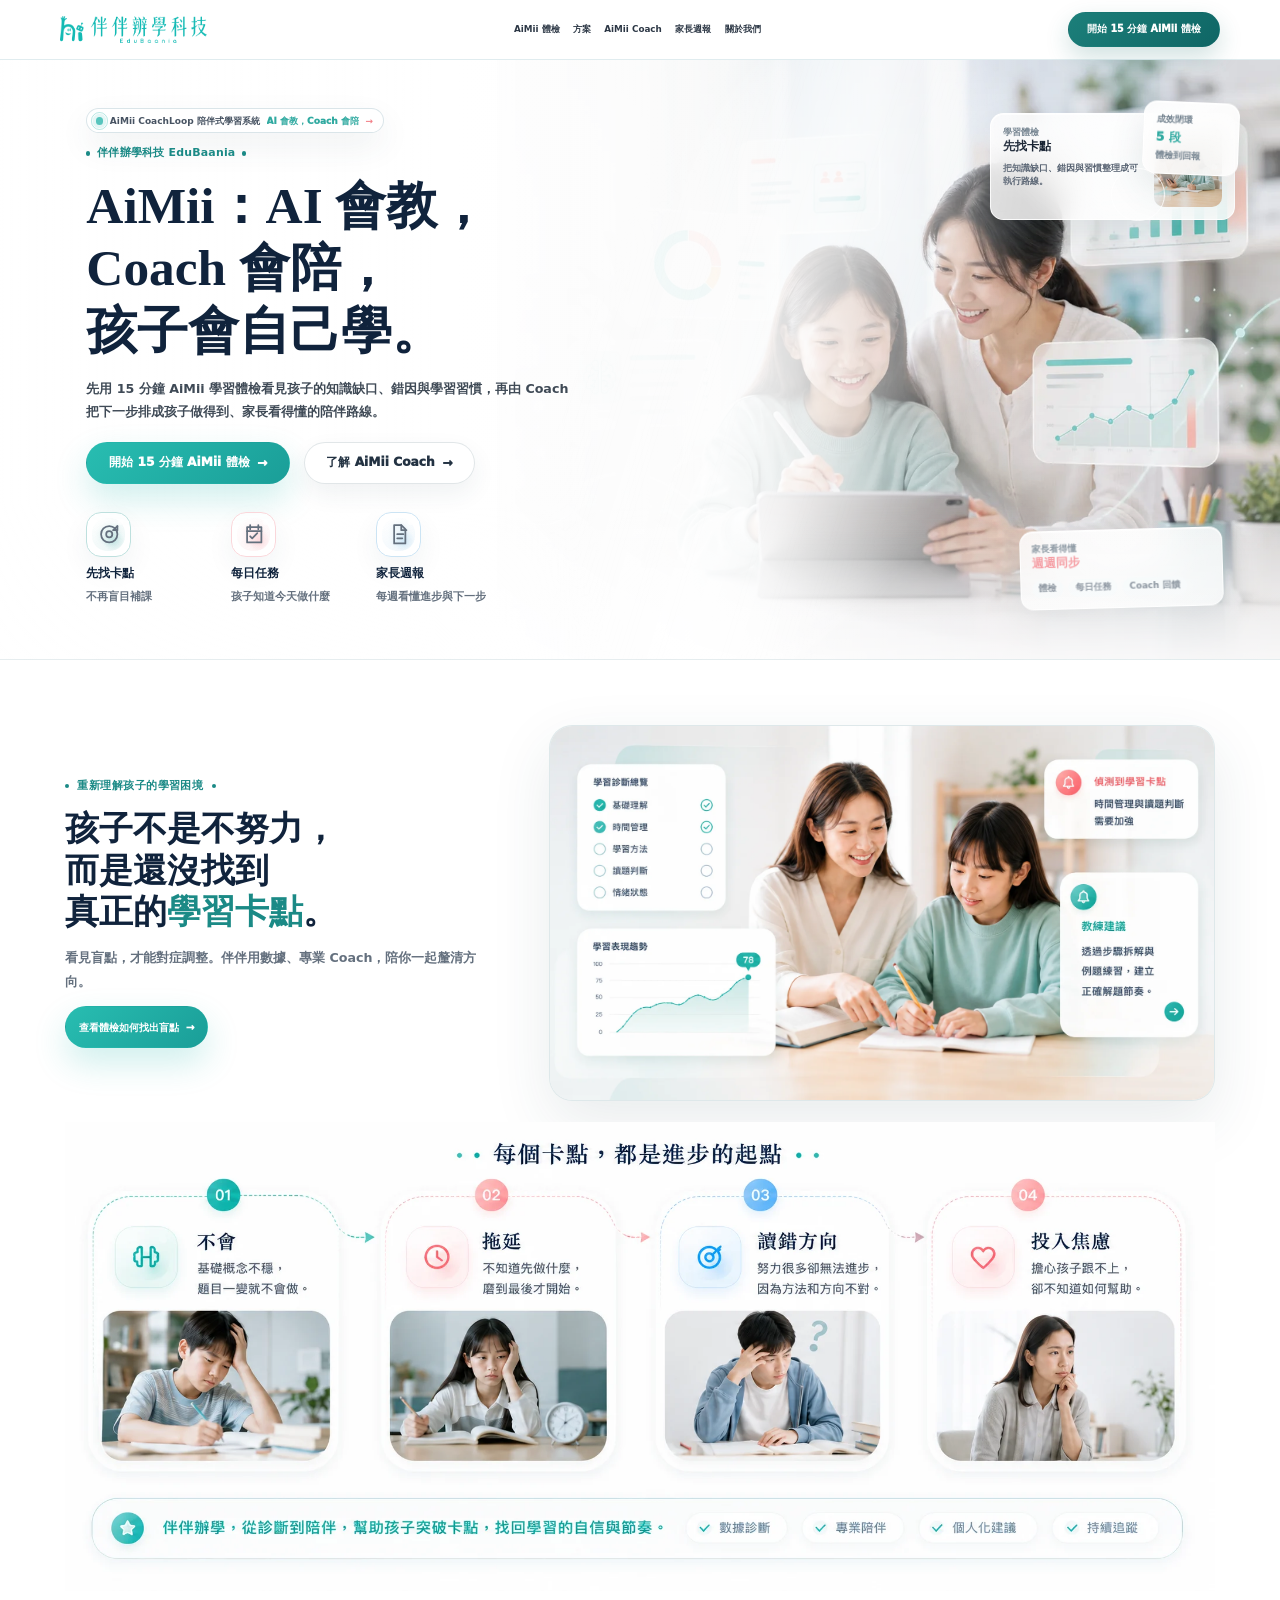
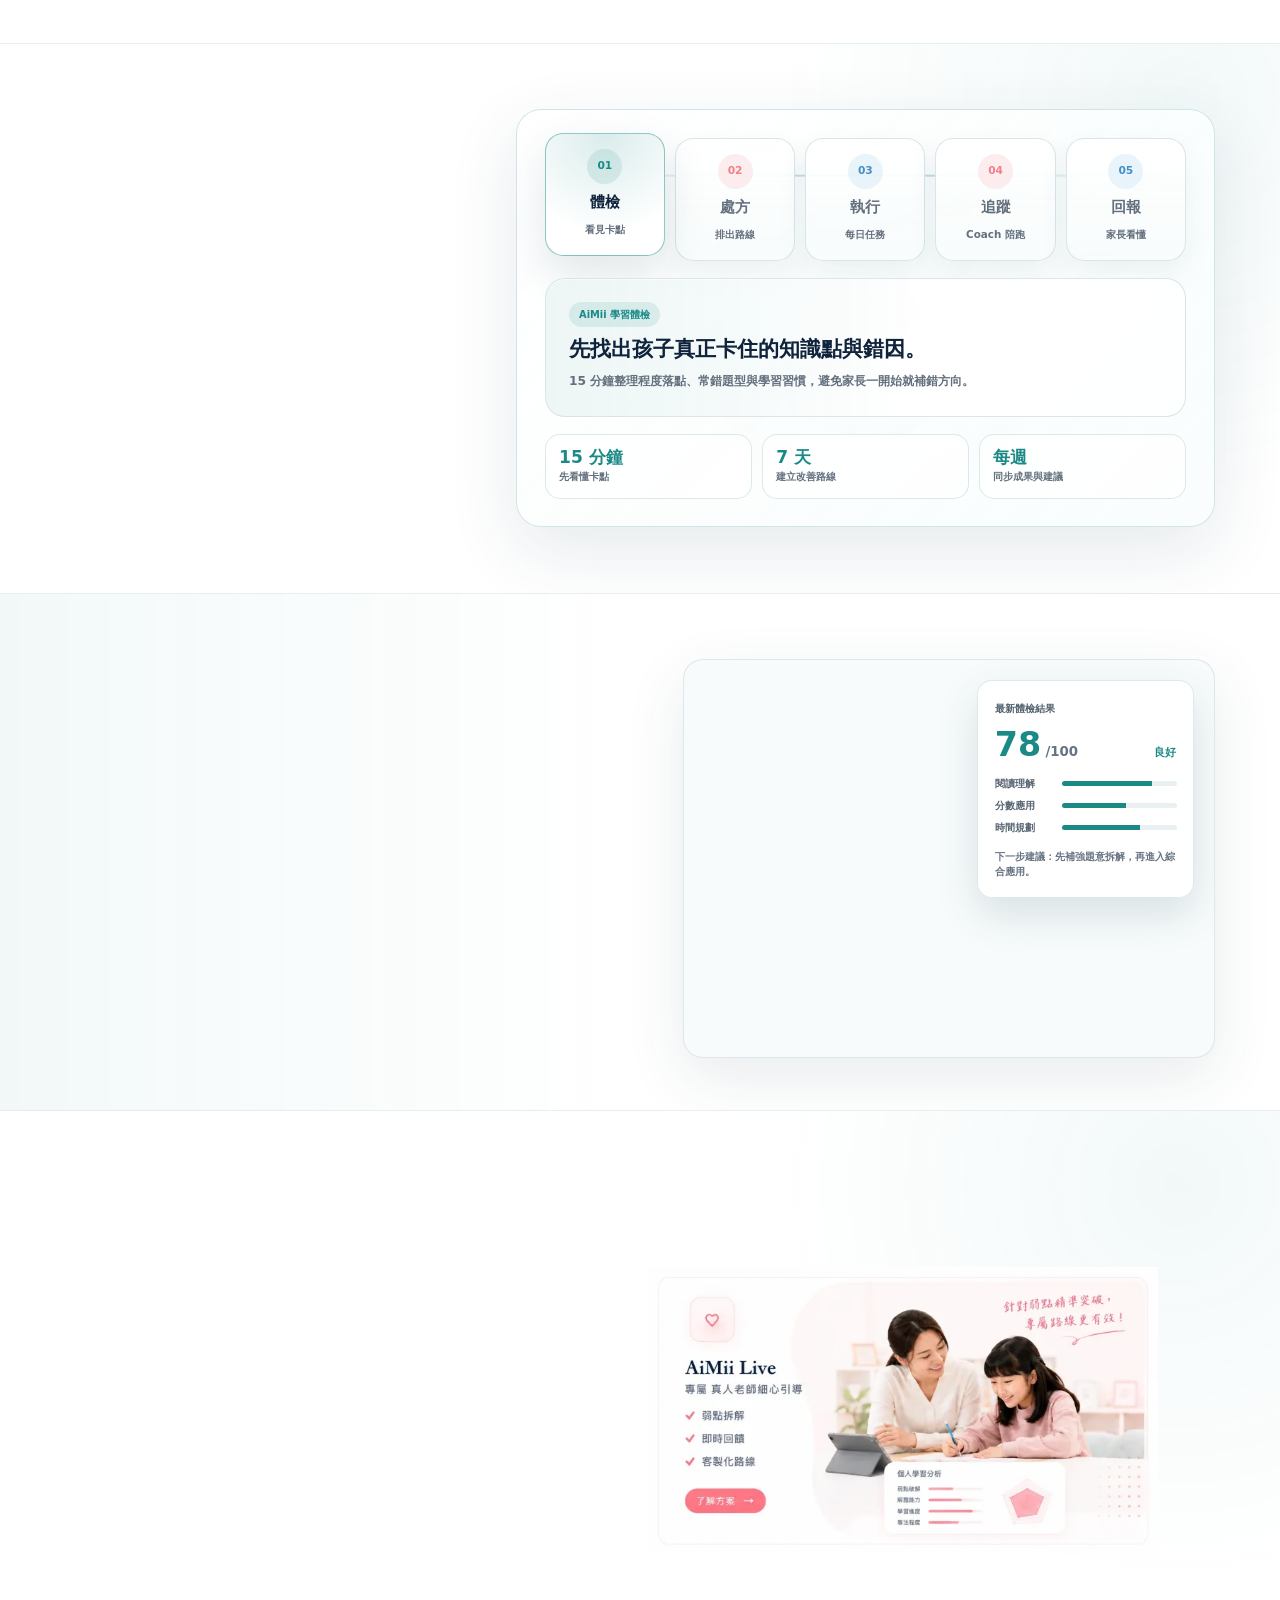
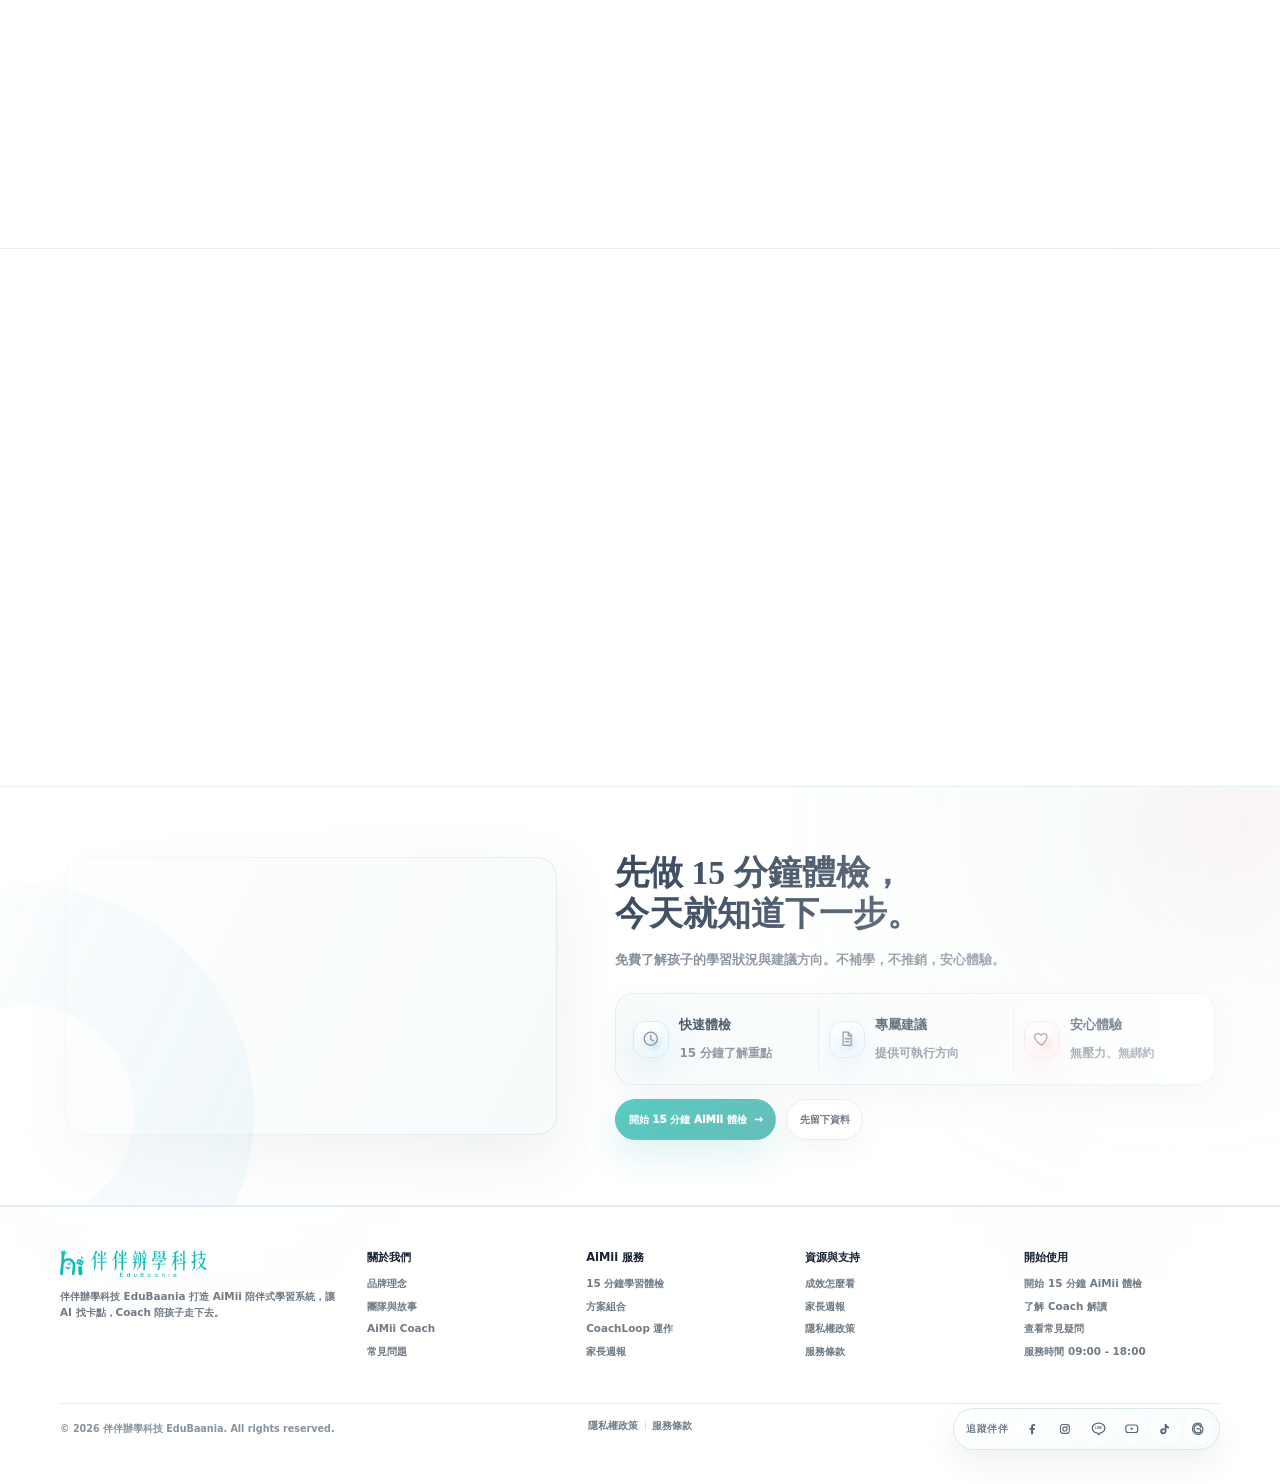
<file: index.html>
<!DOCTYPE html>
<html lang="zh-Hant">
<head>
  <meta charset="UTF-8" />
  <meta name="viewport" content="width=device-width, initial-scale=1.0" />
  <title>AiMii｜AI 會教，Coach 會陪，孩子會自己學</title>
  <meta name="description" content="伴伴辦學科技 EduBaania 打造 AiMii CoachLoop，先用 15 分鐘 AiMii 學習體檢看懂孩子卡點，再由 Coach 陪孩子走下去。" />
  <link rel="canonical" href="https://edubaania.com/" />
  <meta property="og:type" content="website" />
  <meta property="og:locale" content="zh_TW" />
  <meta property="og:site_name" content="伴伴辦學 EduBaania" />
  <meta property="og:title" content="AiMii｜AI 會教，Coach 會陪，孩子會自己學" />
  <meta property="og:description" content="伴伴辦學科技 EduBaania 打造 AiMii CoachLoop，先用 15 分鐘 AiMii 學習體檢看懂孩子卡點，再由 Coach 陪孩子走下去。" />
  <meta property="og:url" content="https://edubaania.com/" />
  <meta property="og:image" content="https://edubaania.com/assets/optimized/home/hero-learning-os.webp" />
  <meta name="twitter:card" content="summary_large_image" />
  <meta name="twitter:title" content="AiMii｜AI 會教，Coach 會陪，孩子會自己學" />
  <meta name="twitter:description" content="伴伴辦學科技 EduBaania 打造 AiMii CoachLoop，先用 15 分鐘 AiMii 學習體檢看懂孩子卡點，再由 Coach 陪孩子走下去。" />
  <meta name="twitter:image" content="https://edubaania.com/assets/optimized/home/hero-learning-os.webp" />
  <link rel="icon" type="image/png" href="assets/hero/logo.png" />
  <link rel="stylesheet" href="styles.css?v=20260628proof1" />
  <script type="application/ld+json">[{"@context":"https://schema.org","@type":"Organization","name":"伴伴辦學科技 EduBaania","alternateName":"EduBaania","url":"https://edubaania.com/","logo":"https://edubaania.com/assets/hero/logo.png","sameAs":[]},{"@context":"https://schema.org","@type":"WebPage","name":"AiMii｜AI 會教，Coach 會陪，孩子會自己學","description":"伴伴辦學科技 EduBaania 打造 AiMii CoachLoop，先用 15 分鐘 AiMii 學習體檢看懂孩子卡點，再由 Coach 陪孩子走下去。","url":"https://edubaania.com/","inLanguage":"zh-Hant","isPartOf":{"@type":"WebSite","name":"伴伴辦學 EduBaania","url":"https://edubaania.com/"}}]</script>
  <script src="static.js?v=20260628proof1" defer></script>
</head>
<body>
  <a class="skip-link" href="#main-content">跳到主要內容</a>
  <div class="site-scale-viewport" data-desktop-scale>
    <div class="site">
            
        <header class="site-header">
          
        <a class="brand brand-home" href="./" aria-label="伴伴辦學首頁">
          <img class="brand-logo" src="assets/hero/logo.png" alt="伴伴辦學科技 EduBaania" decoding="async">
        </a>
          <nav class="site-nav" aria-label="主選單">
            <a href="diagnosis/">AiMii 體檢</a><a href="programs/">方案</a><a href="coach/">AiMii Coach</a><a href="parent/">家長週報</a><a href="about/">關於我們</a>
          </nav>
          <div class="header-actions">
            <a class="btn small" href="diagnosis/">開始 15 分鐘 AiMii 體檢</a>
          </div>
        </header>
            <main class="page-main page-home" style="--depth-near-y: 0.00px; --depth-mid-y: 0.00px; --depth-far-y: 0.00px; --depth-rotate: 0.00deg;">
              <div class="site-depth-field depth-home" aria-hidden="true">
        <span class="depth-node depth-node-a"></span>
        <span class="depth-node depth-node-b"></span>
        <span class="depth-node depth-node-c"></span>
        <span class="depth-orbit depth-orbit-a"></span>
        <span class="depth-orbit depth-orbit-b"></span>
      </div>
              
        <section class="hero motion-home is-depth-current" id="main-content">
          <div class="hero-content">
        <div class="hero-taste-badge">
        <span class="badge-ping" aria-hidden="true"></span>
        <span class="badge-label">AiMii CoachLoop 陪伴式學習系統</span>
        <strong>AI 會教，Coach 會陪</strong>
        <span class="badge-arrow" aria-hidden="true">→</span>
      </div>
        <div class="eyebrow">伴伴辦學科技 EduBaania</div>
        <h1><span class="hero-title-main">AiMii：AI 會教，Coach 會陪，</span><span class="hero-title-sub">孩子會自己學。</span></h1>
        <p class="hero-copy">先用 15 分鐘 AiMii 學習體檢看見孩子的知識缺口、錯因與學習習慣，再由 Coach 把下一步排成孩子做得到、家長看得懂的陪伴路線。</p>
        <div class="hero-actions"><a class="btn" href="diagnosis/">開始 15 分鐘 AiMii 體檢<span class="btn-arrow" aria-hidden="true">→</span></a><a class="btn secondary" href="coach/">了解 AiMii Coach<span class="btn-arrow" aria-hidden="true">→</span></a></div>
        <div class="hero-points">
                  <div class="hero-point">
                    <span class="icon" data-icon="target" aria-hidden="true"><svg viewBox="0 0 24 24"><circle cx="12" cy="12" r="8"></circle><circle cx="12" cy="12" r="3"></circle><path d="m16 8 4-4"></path><path d="M20 4v4h-4"></path></svg></span>
                    <strong>先找卡點</strong>
                    <span>不再盲目補課</span>
                  </div>
                  <div class="hero-point">
                    <span class="icon coral" data-icon="calendar" aria-hidden="true"><svg viewBox="0 0 24 24"><path d="M5 5h14v15H5z"></path><path d="M8 3v4M16 3v4M5 9h14"></path><path d="m8 14 2 2 5-5"></path></svg></span>
                    <strong>每日任務</strong>
                    <span>孩子知道今天做什麼</span>
                  </div>
                  <div class="hero-point">
                    <span class="icon sky" data-icon="doc" aria-hidden="true"><svg viewBox="0 0 24 24"><path d="M7 3h7l4 4v14H7z"></path><path d="M14 3v5h5"></path><path d="M10 12h6M10 16h5"></path></svg></span>
                    <strong>家長週報</strong>
                    <span>每週看懂進步與下一步</span>
                  </div>
          </div>
      </div>
          <div class="hero-visual">
        <div class="photo-card" data-premium-tilt=""><img src="assets/optimized/home/hero-learning-os.webp" alt="" loading="eager" decoding="async"></div>
        <div class="hero-preview-wall" aria-hidden="true">
        <article class="hero-preview-card preview-main">
          <div>
            <span>學習體檢</span>
            <strong>先找卡點</strong>
            <p>把知識缺口、錯因與習慣整理成可執行路線。</p>
          </div>
          <figure><img src="assets/optimized/home/product-dashboard.webp" alt="" loading="lazy" decoding="async"></figure>
        </article>
        <article class="hero-preview-card preview-metric">
          <span>成效閉環</span>
          <strong>5 段</strong>
          <em>體檢到回報</em>
        </article>
        <article class="hero-preview-card preview-proof">
          <span>家長看得懂</span>
          <strong>週週同步</strong>
          <div>
            <i>體檢</i>
            <i>每日任務</i>
            <i>Coach 回饋</i>
          </div>
        </article>
      </div>
      </div>
          <div class="micro-layer motion-home" aria-hidden="true"><span class="shine"></span><span class="pulse"></span></div>
        </section>
              
        <div class="ideal-home-flow">
          <section class="section ideal-home-section ideal-diagnosis-section is-visible" aria-label="重新理解孩子的學習困境" style="transition-delay: 0ms;">
        <div class="ideal-shell">
          <div class="ideal-diagnosis-row">
            <div class="ideal-copy">
              <span class="ideal-kicker">重新理解孩子的學習困境</span>
              <h2>孩子不是不努力，<br>而是還沒找到<br>真正的<span>學習卡點</span>。</h2>
              <p>看見盲點，才能對症調整。伴伴用數據、專業 Coach，陪你一起釐清方向。</p>
              <a class="btn" href="diagnosis/">查看體檢如何找出盲點<span class="btn-arrow" aria-hidden="true">→</span></a>
            </div>
            <div class="ideal-device-stage ideal-diagnosis-showcase" data-premium-tilt="">
              <figure><img src="assets/optimized/home/diagnosis-scene-cards.webp" width="1672" height="941" alt="Coach 陪孩子學習，旁邊顯示學習診斷總覽、學習表現趨勢與教練建議" loading="lazy" decoding="async"></figure>
            </div>
          </div>
          <figure class="ideal-pain-showcase" data-premium-tilt="">
            <img src="assets/optimized/home/pain-points-showcase-wide.webp" width="1962" height="801" alt="每個卡點都是進步的起點：不會、拖延、讀錯方向、投入焦慮" loading="lazy" decoding="async">
          </figure>
        </div>
      </section>
          <section class="section ideal-home-section ideal-outcome-section" aria-label="五段式成效閉環" style="transition-delay: 35ms;">
        <div class="ideal-shell ideal-outcome-shell" data-home-outcome-switcher="">
          <div class="ideal-outcome-copy">
            <span class="ideal-kicker">五段式成效閉環</span>
            <h2>從「不知道怎麼幫」<br>變成每週都看見<br><span>孩子下一步</span>。</h2>
            <p>伴伴不是把孩子丟進更多練習，而是把學習整理成體檢、處方、執行、追蹤、回報。家長不用每天猜，孩子也知道今天該先做什麼。</p>
            <div class="premium-actions">
              <a class="btn" href="diagnosis/">開始 15 分鐘 AiMii 體檢<span class="btn-arrow" aria-hidden="true">→</span></a>
              <a class="btn secondary" href="system/">看完整運作方式<span class="btn-arrow" aria-hidden="true">→</span></a>
            </div>
          </div>
          <div class="ideal-outcome-board" data-premium-tilt="">
            <div class="ideal-outcome-track" role="tablist" aria-label="伴伴辦學五段式成效閉環">
              <button class="ideal-outcome-node is-active" type="button" data-home-outcome-tab="0" role="tab" aria-selected="true">
                <em>01</em><strong>體檢</strong><span>看見卡點</span>
              </button>
              <button class="ideal-outcome-node" type="button" data-home-outcome-tab="1" role="tab" aria-selected="false">
                <em>02</em><strong>處方</strong><span>排出路線</span>
              </button>
              <button class="ideal-outcome-node" type="button" data-home-outcome-tab="2" role="tab" aria-selected="false">
                <em>03</em><strong>執行</strong><span>每日任務</span>
              </button>
              <button class="ideal-outcome-node" type="button" data-home-outcome-tab="3" role="tab" aria-selected="false">
                <em>04</em><strong>追蹤</strong><span>Coach 陪跑</span>
              </button>
              <button class="ideal-outcome-node" type="button" data-home-outcome-tab="4" role="tab" aria-selected="false">
                <em>05</em><strong>回報</strong><span>家長看懂</span>
              </button>
            </div>
            <div class="ideal-outcome-panels">
              <article class="ideal-outcome-panel is-active" data-home-outcome-panel="0" role="tabpanel">
                <span>AiMii 學習體檢</span>
                <h3>先找出孩子真正卡住的知識點與錯因。</h3>
                <p>15 分鐘整理程度落點、常錯題型與學習習慣，避免家長一開始就補錯方向。</p>
              </article>
              <article class="ideal-outcome-panel" data-home-outcome-panel="1" role="tabpanel" hidden="">
                <span>個人化處方</span>
                <h3>把弱點排成孩子做得到的改善順序。</h3>
                <p>不是一次塞滿所有練習，而是先處理最影響進步的卡點，建立 7 天可執行路線。</p>
              </article>
              <article class="ideal-outcome-panel" data-home-outcome-panel="2" role="tabpanel" hidden="">
                <span>每日任務</span>
                <h3>孩子每天知道先做什麼，開始變容易。</h3>
                <p>任務切小、時間清楚、難度剛好，讓孩子從完成感開始建立穩定學習節奏。</p>
              </article>
              <article class="ideal-outcome-panel" data-home-outcome-panel="3" role="tabpanel" hidden="">
                <span>Coach 陪跑</span>
                <h3>卡住時有人接住，而不是只被催促。</h3>
                <p>Coach 根據任務表現提醒、鼓勵與調整，讓孩子遇到困難時還能走得下去。</p>
              </article>
              <article class="ideal-outcome-panel" data-home-outcome-panel="4" role="tabpanel" hidden="">
                <span>家長週報</span>
                <h3>用一份報告看懂努力、弱點與下一步。</h3>
                <p>家長每週看到學習時間、任務完成、弱點改善與 Coach 建議，少一點追問，多一點安心。</p>
              </article>
            </div>
            <div class="ideal-outcome-proof" aria-label="閉環帶來的家長可見證據">
              <article><strong>15 分鐘</strong><span>先看懂卡點</span></article>
              <article><strong>7 天</strong><span>建立改善路線</span></article>
              <article><strong>每週</strong><span>同步成果與建議</span></article>
            </div>
          </div>
        </div>
      </section>
          <section class="section ideal-home-section ideal-engine-section" aria-label="AiMii CoachLoop" style="transition-delay: 70ms;">
        <div class="ideal-shell ideal-engine-shell">
          <div class="ideal-engine-copy">
            <span class="ideal-kicker">AiMii CoachLoop</span>
            <h2>AI 看見數據，Coach 看懂孩子。<br>把自學，變成<span>可持續</span>的循環。</h2>
            <p>陪伴不是感覺，而是一套可被訓練、追蹤與優化的教練行為。AI 負責看見學習訊號，Coach 負責把訊號變成孩子今天做得到的行動。</p>
            <div class="ideal-step-strip">
              <article>
                    <span class="icon" data-icon="brain" aria-hidden="true"><svg viewBox="0 0 24 24"><path d="M8 4a3 3 0 0 0-3 3 3 3 0 0 0 .2 1A3.7 3.7 0 0 0 4 14.9 3.5 3.5 0 0 0 8 20V4Z"></path><path d="M16 4a3 3 0 0 1 3 3 3 3 0 0 1-.2 1 3.7 3.7 0 0 1 1.2 6.9A3.5 3.5 0 0 1 16 20V4Z"></path><path d="M8 8h2M8 13h3M16 9h-2M16 14h-3"></path></svg></span>
                    <strong>有理論</strong>
                    <span>用學習科學設計 Coach 行為</span>
                  </article><article>
                    <span class="icon sky" data-icon="doc" aria-hidden="true"><svg viewBox="0 0 24 24"><path d="M7 3h7l4 4v14H7z"></path><path d="M14 3v5h5"></path><path d="M10 12h6M10 16h5"></path></svg></span>
                    <strong>有資料</strong>
                    <span>看完成率、錯題與學習節奏</span>
                  </article><article>
                    <span class="icon coral" data-icon="users" aria-hidden="true"><svg viewBox="0 0 24 24"><path d="M9 11a4 4 0 1 0 0-8 4 4 0 0 0 0 8Z"></path><path d="M2 21a7 7 0 0 1 14 0"></path><path d="M17 11a3 3 0 1 0 0-6"></path><path d="M18 15a6 6 0 0 1 4 6"></path></svg></span>
                    <strong>有流程</strong>
                    <span>診斷、規劃、執行、回饋、調整</span>
                  </article><article>
                    <span class="icon" data-icon="chart" aria-hidden="true"><svg viewBox="0 0 24 24"><path d="M4 19V5"></path><path d="M4 19h16"></path><path d="M8 16v-5"></path><path d="M12 16V8"></path><path d="M16 16v-9"></path><path d="m17 6 2-2"></path></svg></span>
                    <strong>有人味</strong>
                    <span>看見挫折、動機與信心</span>
                  </article>
            </div>
          </div>
          <div class="ideal-engine-visual" data-premium-tilt="">
            <figure><img class="" src="assets/optimized/home/coach-companion.webp" alt="孩子在 Coach 陪伴下完成學習任務" loading="lazy" decoding="async"></figure>
            <aside class="ideal-report-card" aria-label="最新體檢結果">
        <span>最新體檢結果</span>
        <div><strong>78</strong><em>/100</em><b>良好</b></div>
        <ul>
          <li>閱讀理解 <i style="--w: 78%"></i></li>
          <li>分數應用 <i style="--w: 56%"></i></li>
          <li>時間規劃 <i style="--w: 68%"></i></li>
        </ul>
        <p>下一步建議：先補強題意拆解，再進入綜合應用。</p>
      </aside>
          </div>
        </div>
      </section>
          <section class="section ideal-home-section ideal-programs-section ideal-programs-showcase-section" aria-label="兩種方案" style="transition-delay: 105ms;">
        <div class="ideal-shell ideal-programs-showcase-shell">
          <div class="ideal-center-head ideal-programs-showcase-head">
            <span class="ideal-kicker">選擇最適合孩子的陪伴方式</span>
            <h2>兩種方案，陪孩子走出專屬的學習路徑。</h2>
            <img class="ideal-programs-heading-accent" src="assets/optimized/home/programs-heading-accent.webp" width="100" height="13" alt="" loading="lazy" decoding="async">
          </div>
          <div class="ideal-programs-showcase-grid">
            <a class="ideal-programs-showcase-card" href="programs/" aria-label="了解 AiMii Coach 方案" data-premium-tilt="">
              <img src="assets/optimized/home/programs-coach-card.webp" srcset="assets/optimized/home/programs-coach-card-720.webp 720w, assets/optimized/home/programs-coach-card-1200.webp 1200w, assets/optimized/home/programs-coach-card.webp 1651w" sizes="(max-width: 767px) calc(100vw - 36px), (max-width: 1919px) 45vw, 760px" width="1651" height="953" alt="AiMii Coach 專業 Coach 團隊陪伴，小組任務節奏、同儕激勵、定期成效回饋。" loading="lazy" decoding="async">
            </a>
            <a class="ideal-programs-showcase-card" href="programs/" aria-label="了解 AiMii Live 方案" data-premium-tilt="">
              <img src="assets/optimized/home/programs-live-card.webp" srcset="assets/optimized/home/programs-live-card-720.webp 720w, assets/optimized/home/programs-live-card-1200.webp 1200w, assets/optimized/home/programs-live-card.webp 1672w" sizes="(max-width: 767px) calc(100vw - 36px), (max-width: 1919px) 45vw, 760px" width="1672" height="941" alt="AiMii Live 專屬 Coach 細引導，弱點拆解、即時回饋、客製化路線。" loading="lazy" decoding="async">
            </a>
          </div>
          <a class="ideal-programs-trust-strip" href="programs/" aria-label="了解伴伴辦學兩種方案都包含的專業陪伴、透明數據與家長回饋">
            <img src="assets/optimized/home/programs-trust-strip.webp" srcset="assets/optimized/home/programs-trust-strip-900.webp 900w, assets/optimized/home/programs-trust-strip-1400.webp 1400w, assets/optimized/home/programs-trust-strip.webp 1909w" sizes="(max-width: 767px) calc(100vw - 36px), (max-width: 1919px) 90vw, 1584px" width="1909" height="401" alt="無論哪種方案，伴伴辦學都提供專業 Coach 團隊、透明學習數據與家長即時掌握。" loading="lazy" decoding="async">
          </a>
        </div>
      </section>
          <section class="section ideal-home-section ideal-proof-section" aria-label="學習成效" style="transition-delay: 140ms;">
        <div class="ideal-shell ideal-proof-shell">
          <figure class="ideal-proof-art">
            <img src="assets/optimized/home/aimii-proof-next-step.webp" srcset="assets/optimized/home/aimii-proof-next-step-900.webp 900w, assets/optimized/home/aimii-proof-next-step-1400.webp 1400w, assets/optimized/home/aimii-proof-next-step.webp 1983w" sizes="(max-width: 767px) calc(100vw - 36px), (max-width: 1919px) calc(100vw - 146px), 1680px" width="1983" height="793" alt="完成 AiMii 體檢後，家長會拿到三個優先處理弱點、一份孩子錯因分析、七天可執行任務建議，並由 Coach 協助解讀。" loading="lazy" decoding="async">
          </figure>
        </div>
      </section>
          <section class="section ideal-home-section ideal-final-section home-screen-lead-form" aria-label="開始 15 分鐘 AiMii 學習體檢" style="transition-delay: 175ms;">
        <div class="ideal-shell ideal-final-shell">
          <figure class="ideal-final-photo" data-premium-tilt=""><img class="" src="assets/optimized/home/conversion-ai-test.webp" alt="家長陪孩子完成 15 分鐘學習體檢" loading="lazy" decoding="async"></figure>
          <div class="ideal-final-copy">
            <h2>先做 15 分鐘體檢，<br>今天就知道下一步。</h2>
            <p>免費了解孩子的學習狀況與建議方向。不補學，不推銷，安心體驗。</p>
            <div class="ideal-benefit-grid">
              <article><span class="icon" data-icon="clock" aria-hidden="true"><svg viewBox="0 0 24 24"><circle cx="12" cy="12" r="9"></circle><path d="M12 7v6l4 2"></path></svg></span><strong>快速體檢</strong><span>15 分鐘了解重點</span></article>
              <article><span class="icon sky" data-icon="doc" aria-hidden="true"><svg viewBox="0 0 24 24"><path d="M7 3h7l4 4v14H7z"></path><path d="M14 3v5h5"></path><path d="M10 12h6M10 16h5"></path></svg></span><strong>專屬建議</strong><span>提供可執行方向</span></article>
              <article><span class="icon coral" data-icon="heart" aria-hidden="true"><svg viewBox="0 0 24 24"><path d="M12 21s-7-4.4-9.2-9.1C1 8.2 3.1 5 6.5 5c2 0 3.4 1.2 4.1 2.5C11.4 6.2 12.8 5 14.8 5c3.4 0 5.5 3.2 3.7 6.9C16.3 16.6 12 21 12 21Z"></path></svg></span><strong>安心體驗</strong><span>無壓力、無綁約</span></article>
            </div>
            <div class="premium-actions">
              <a class="btn" href="diagnosis/">開始 15 分鐘 AiMii 體檢<span class="btn-arrow" aria-hidden="true">→</span></a>
              <button class="btn secondary" type="button" data-home-lead-toggle="" aria-expanded="false" aria-controls="home-lead-panel">先留下資料</button>
            </div>
          </div>
          <form class="home-conversion-form premium-lead-form ideal-lead-form" id="home-lead-panel" data-home-conversion-form="" data-home-lead-panel="" hidden="" novalidate="">
            <div class="home-conversion-form-body">
              <span>也可以先留下資料</span>
              <h3>讓學習顧問協助安排</h3>
              <label class="home-conversion-field">
                <span>家長姓名</span>
                <input type="text" name="parentName" autocomplete="name" placeholder="例如：林小姐">
                <small data-home-error="parentName"></small>
              </label>
              <label class="home-conversion-field">
                <span>聯絡方式</span>
                <input type="text" name="contact" autocomplete="tel" placeholder="手機或 Email">
                <small data-home-error="contact"></small>
              </label>
              <label class="home-conversion-field">
                <span>孩子年級</span>
                <select name="grade">
                  <option value="">請選擇年級</option>
                  <option>國一</option>
                  <option>國二</option>
                  <option>國三</option>
                  <option>高一</option>
                  <option>高二</option>
                  <option>高三</option>
                </select>
                <small data-home-error="grade"></small>
              </label>
              <label class="home-conversion-field">
                <span>最擔心的學習問題</span>
                <textarea name="concern" rows="3" placeholder="例如：數學應用題一直卡住、每天很難開始讀書"></textarea>
                <small data-home-error="concern"></small>
              </label>
              <button class="btn coral" type="submit">送出並預約協助</button>
              <p class="home-form-note">送出前請確認資料正確；若要正式開始體檢，建議優先點選「開始 15 分鐘 AiMii 體檢」。</p>
            </div>
            <div class="home-conversion-success" data-home-form-success="" hidden="">
              <span class="icon coral" data-icon="heart" aria-hidden="true"><svg viewBox="0 0 24 24"><path d="M12 21s-7-4.4-9.2-9.1C1 8.2 3.1 5 6.5 5c2 0 3.4 1.2 4.1 2.5C11.4 6.2 12.8 5 14.8 5c3.4 0 5.5 3.2 3.7 6.9C16.3 16.6 12 21 12 21Z"></path></svg></span>
              <strong>資料已在此頁完成確認</strong>
              <p>資料已完成頁面確認。你可以先開始 AiMii 學習體檢，或回到表單重新編輯。</p>
              <div>
                <a class="btn" href="diagnosis/">開始 AiMii 學習體檢</a>
                <button class="btn secondary" type="button" data-home-form-edit="">重新編輯資料</button>
              </div>
            </div>
          </form>
        </div>
      </section>
        </div>
      
            </main>
            <footer class="footer footer-home" style="transition-delay: 175ms;">
        <div class="footer-shell">
          <div class="footer-brand">
        <a class="brand brand-home" href="./" aria-label="伴伴辦學首頁">
          <img class="brand-logo" src="assets/hero/logo.png" alt="伴伴辦學科技 EduBaania" decoding="async">
        </a><p>伴伴辦學科技 EduBaania 打造 AiMii 陪伴式學習系統，讓 AI 找卡點，Coach 陪孩子走下去。</p></div>
          <div class="footer-group"><h3>關於我們</h3><a href="about/">品牌理念</a><a href="about/">團隊與故事</a><a href="coach/">AiMii Coach</a><a href="faq/">常見問題</a></div><div class="footer-group"><h3>AiMii 服務</h3><a href="diagnosis/">15 分鐘學習體檢</a><a href="programs/">方案組合</a><a href="system/">CoachLoop 運作</a><a href="parent/">家長週報</a></div><div class="footer-group"><h3>資源與支持</h3><a href="progress/">成效怎麼看</a><a href="parent/">家長週報</a><a href="privacy/">隱私權政策</a><a href="terms/">服務條款</a></div><div class="footer-group"><h3>開始使用</h3><a href="diagnosis/">開始 15 分鐘 AiMii 體檢</a><a href="coach/">了解 Coach 解讀</a><a href="faq/">查看常見疑問</a><span>服務時間 09:00 - 18:00</span></div>
          <div class="footer-bottom">
            <span>© 2026 伴伴辦學科技 EduBaania. All rights reserved.</span>
            <nav class="footer-legal" aria-label="頁尾法律連結">
              <a href="privacy/">隱私權政策</a>
              <a href="terms/">服務條款</a>
            </nav>
            <div class="footer-social" aria-label="社群連結">
              <span class="footer-social-label">追蹤伴伴</span>
              <div class="footer-social-links">
                <a class="footer-social-link social-facebook" href="./" aria-label="Facebook"><svg viewBox="0 0 32 32" aria-hidden="true" focusable="false"><path fill="currentColor" d="M18.5 27v-9.3h3.1l.5-3.7h-3.6v-2.4c0-1.1.3-1.9 1.9-1.9h2V6.4c-.9-.1-1.9-.2-3-.2-3 0-5.1 1.9-5.1 5.3V14h-3.4v3.7h3.4V27h4.2Z"></path></svg></a><a class="footer-social-link social-instagram" href="./" aria-label="Instagram"><svg viewBox="0 0 32 32" aria-hidden="true" focusable="false"><rect x="7" y="7" width="18" height="18" rx="5.2" fill="none" stroke="currentColor" stroke-width="2.2"></rect><circle cx="16" cy="16" r="4.2" fill="none" stroke="currentColor" stroke-width="2.2"></circle><circle cx="21.4" cy="10.8" r="1.45" fill="currentColor"></circle></svg></a><a class="footer-social-link social-line" href="./" aria-label="LINE"><svg viewBox="0 0 32 32" aria-hidden="true" focusable="false"><path fill="none" stroke="currentColor" stroke-width="2.1" stroke-linejoin="round" d="M16 6.7c-5.8 0-10.5 3.8-10.5 8.5 0 4.2 3.7 7.7 8.8 8.4l1.4 2.3c.3.5 1 .5 1.2-.1l.9-2.1c4.9-.7 8.7-4.2 8.7-8.5 0-4.7-4.7-8.5-10.5-8.5Z"></path><text x="16" y="17.5" text-anchor="middle" font-size="5.4" font-weight="900" fill="currentColor" font-family="Arial, sans-serif">LINE</text></svg></a><a class="footer-social-link social-youtube" href="./" aria-label="YouTube"><svg viewBox="0 0 32 32" aria-hidden="true" focusable="false"><rect x="5.2" y="9.2" width="21.6" height="13.6" rx="4.2" fill="none" stroke="currentColor" stroke-width="2.1"></rect><path fill="currentColor" d="M14.1 13.1v5.8l5.4-2.9-5.4-2.9Z"></path></svg></a><a class="footer-social-link social-tiktok" href="./" aria-label="TikTok"><svg viewBox="0 0 32 32" aria-hidden="true" focusable="false"><path fill="currentColor" d="M19.1 6.1c.4 3 2.2 4.9 5.2 5.3v3.7c-1.9-.1-3.5-.6-5-1.6v6.3c0 4.3-2.7 7-6.7 7-3.5 0-6.1-2.5-6.1-5.9 0-3.6 2.9-6 6.8-6 .5 0 1 .1 1.4.2v3.7c-.5-.2-.9-.2-1.4-.2-1.6 0-2.7.9-2.7 2.2s1 2.2 2.4 2.2c1.6 0 2.5-1 2.5-2.9v-14h3.6Z"></path></svg></a><a class="footer-social-link social-threads" href="./" aria-label="Threads"><svg viewBox="0 0 32 32" aria-hidden="true" focusable="false"><path fill="none" stroke="currentColor" stroke-linecap="round" stroke-linejoin="round" stroke-width="2.25" d="M21.6 13.4c-.5-3.2-2.5-5-5.8-5-4 0-6.4 2.9-6.4 7.6 0 4.9 2.5 7.7 6.8 7.7 3.1 0 5.4-1.7 5.4-4.2 0-2.3-1.8-3.7-4.8-3.7h-2.1"></path><path fill="none" stroke="currentColor" stroke-linecap="round" stroke-width="2.25" d="M22.7 10.9c1.8 1.4 2.8 3.5 2.8 6 0 5.5-4.1 9.5-9.6 9.5S6.5 22.2 6.5 16 10.4 5.6 16 5.6c2.6 0 4.9.9 6.4 2.6"></path></svg></a>
              </div>
            </div>
          </div>
        </div>
      </footer>
          </div>
  </div>
</body>
</html>
</file>
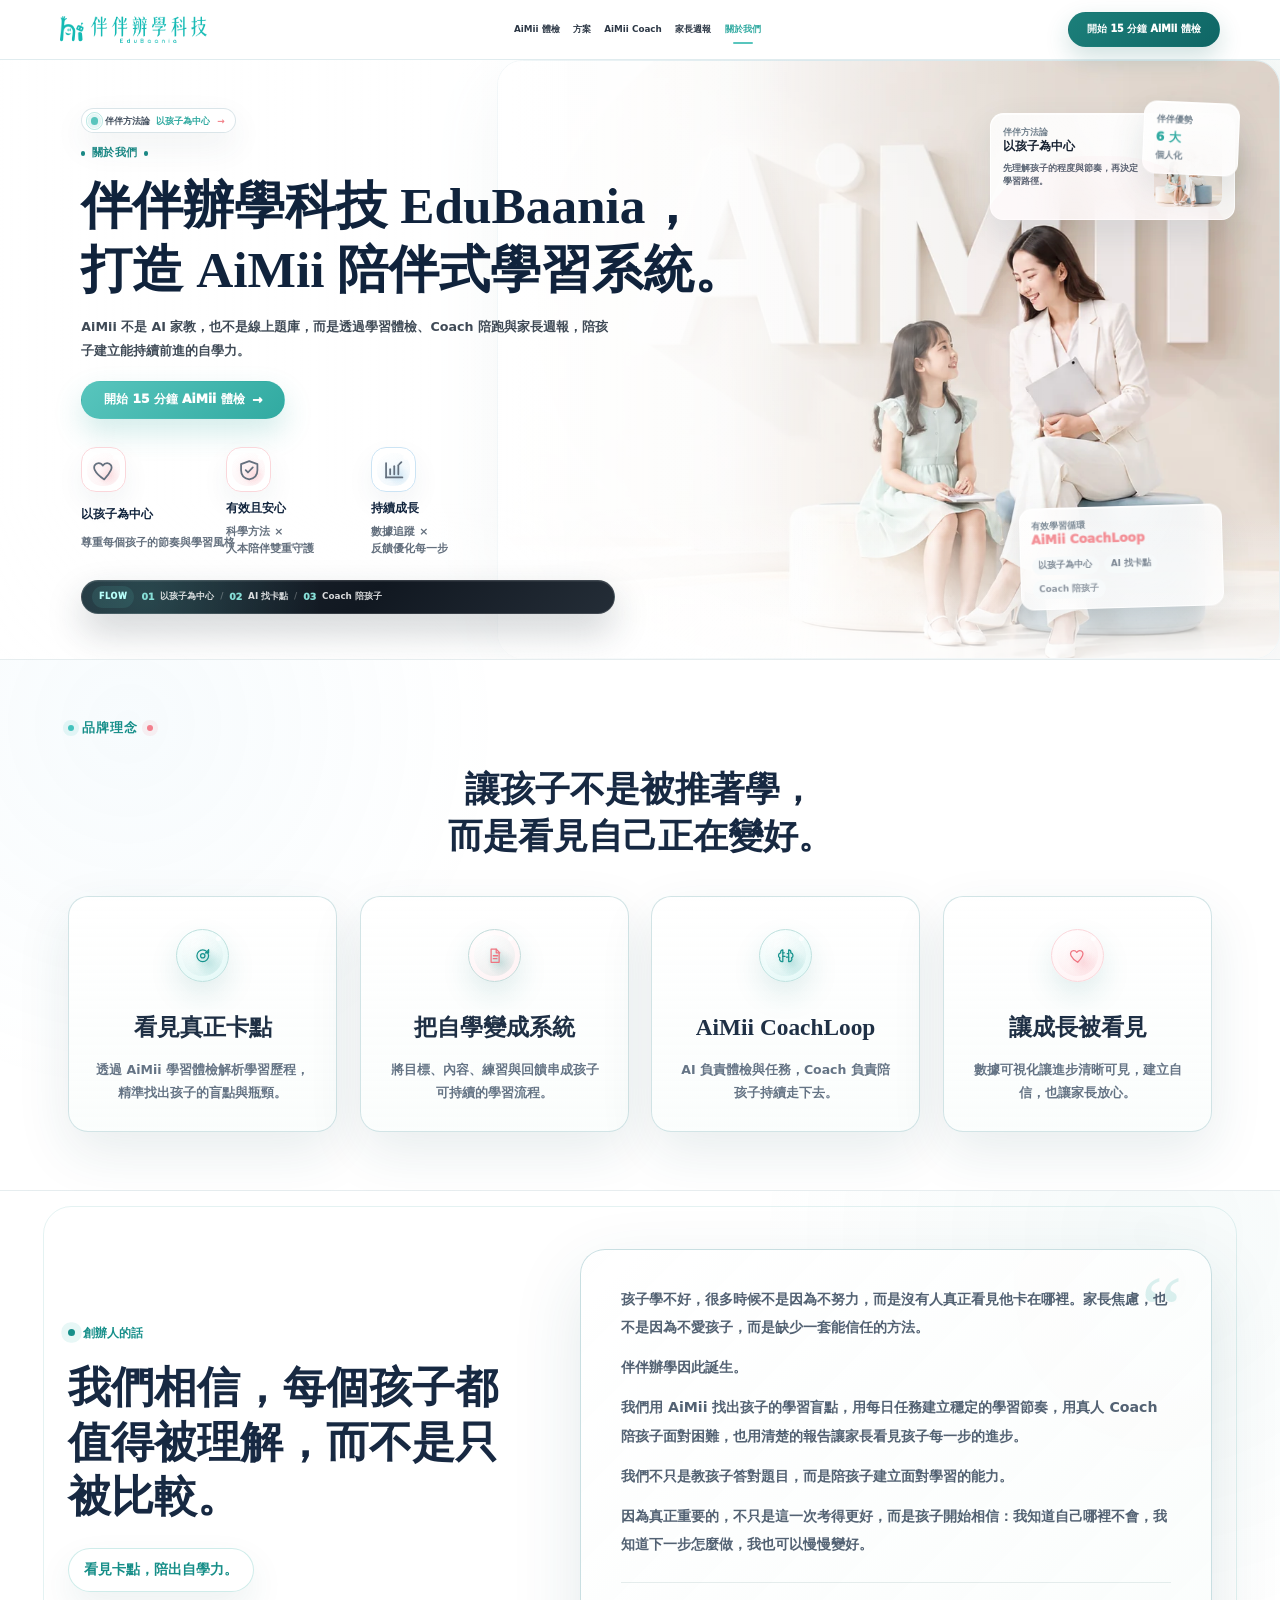
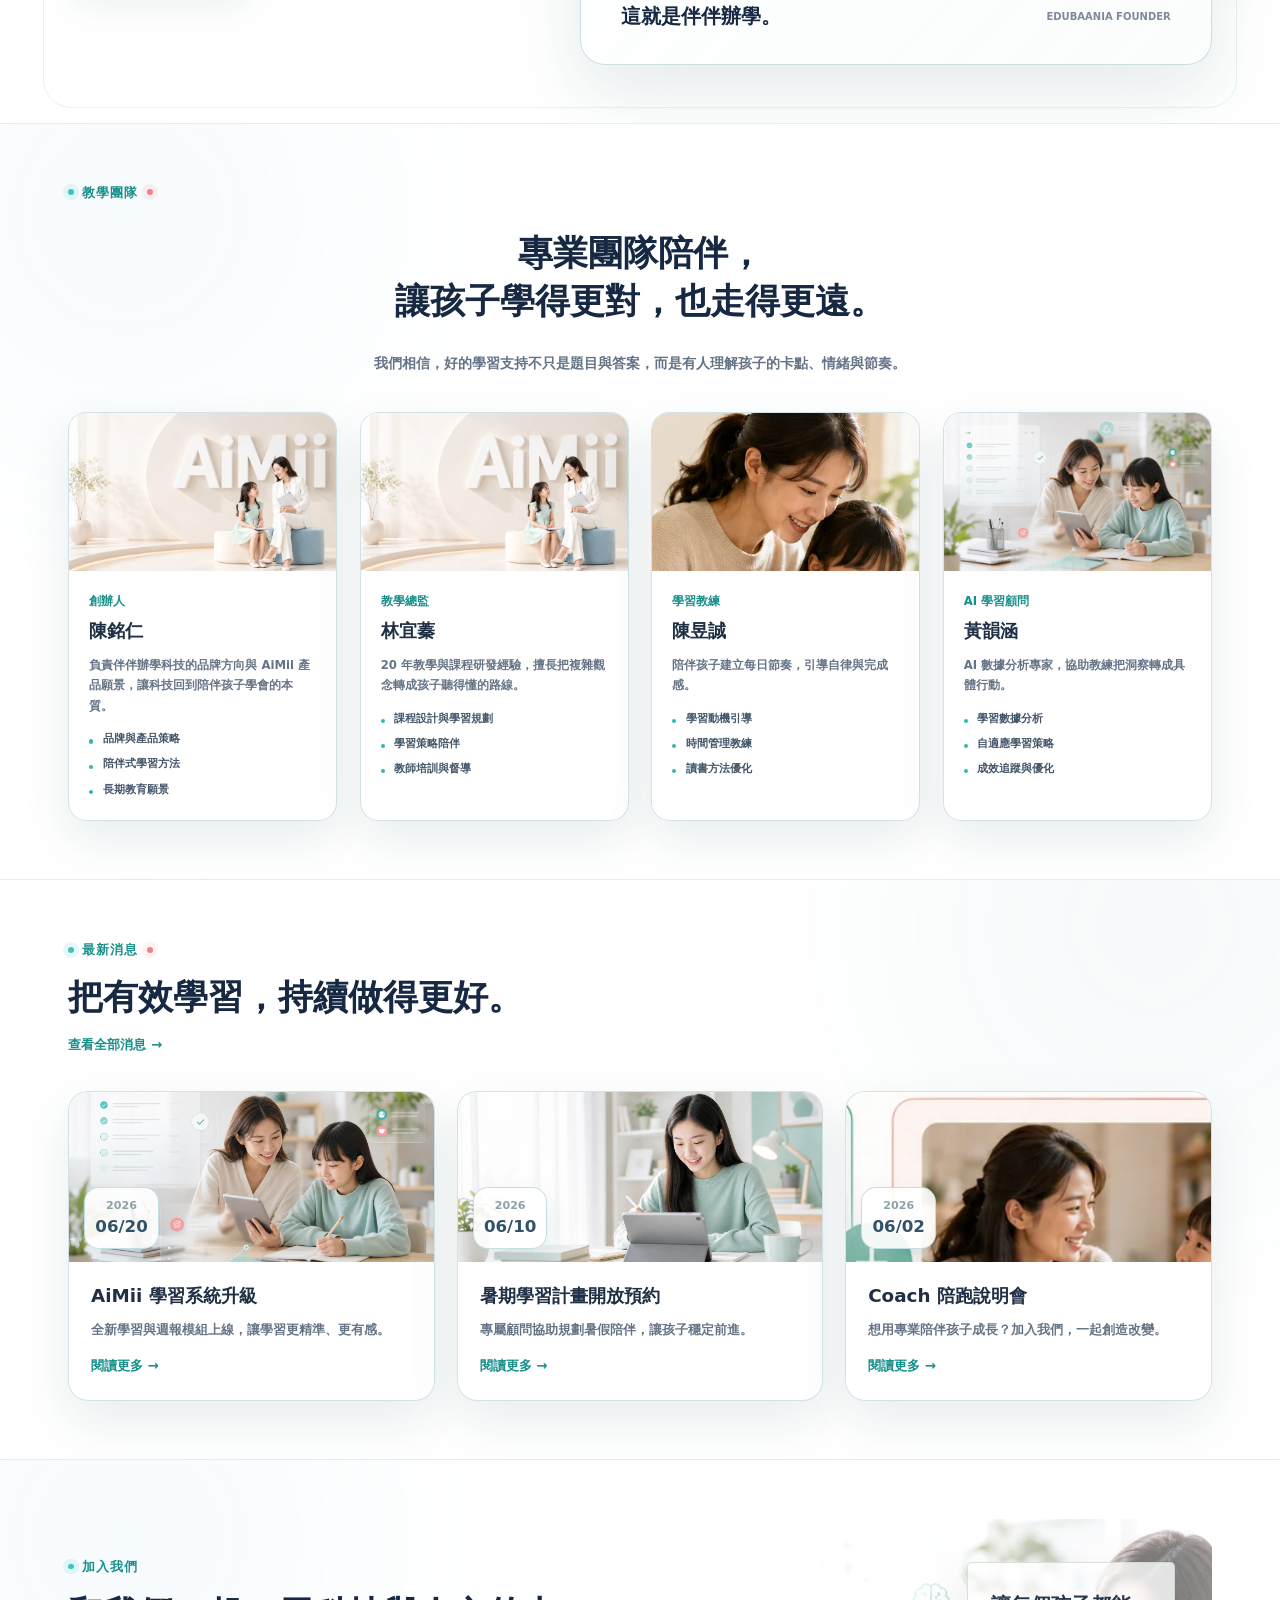
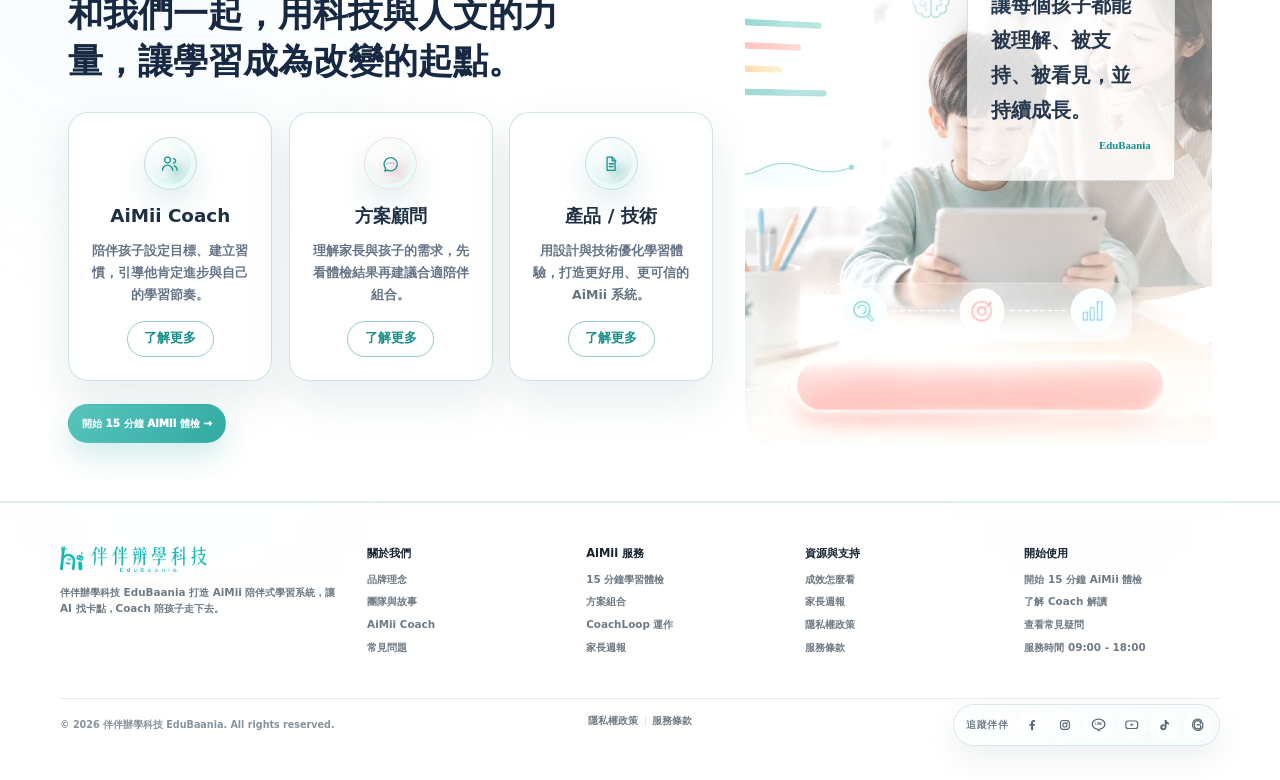
<file: about/index.html>
<!DOCTYPE html>
<html lang="zh-Hant">
<head>
  <meta charset="UTF-8" />
  <meta name="viewport" content="width=device-width, initial-scale=1.0" />
  <title>關於我們｜伴伴辦學科技 EduBaania 打造 AiMii 陪伴式學習系統</title>
  <meta name="description" content="伴伴辦學科技 EduBaania 打造 AiMii 陪伴式學習系統，透過 AiMii 學習體檢、Coach 陪跑與家長週報，陪孩子建立自學力。" />
  <link rel="canonical" href="https://edubaania.com/about/" />
  <meta property="og:type" content="website" />
  <meta property="og:locale" content="zh_TW" />
  <meta property="og:site_name" content="伴伴辦學 EduBaania" />
  <meta property="og:title" content="關於我們｜伴伴辦學科技 EduBaania 打造 AiMii 陪伴式學習系統" />
  <meta property="og:description" content="伴伴辦學科技 EduBaania 打造 AiMii 陪伴式學習系統，透過 AiMii 學習體檢、Coach 陪跑與家長週報，陪孩子建立自學力。" />
  <meta property="og:url" content="https://edubaania.com/about/" />
  <meta property="og:image" content="https://edubaania.com/assets/optimized/hero/about-hero.webp" />
  <meta name="twitter:card" content="summary_large_image" />
  <meta name="twitter:title" content="關於我們｜伴伴辦學科技 EduBaania 打造 AiMii 陪伴式學習系統" />
  <meta name="twitter:description" content="伴伴辦學科技 EduBaania 打造 AiMii 陪伴式學習系統，透過 AiMii 學習體檢、Coach 陪跑與家長週報，陪孩子建立自學力。" />
  <meta name="twitter:image" content="https://edubaania.com/assets/optimized/hero/about-hero.webp" />
  <link rel="icon" type="image/png" href="../assets/hero/logo.png" />
  <link rel="stylesheet" href="../styles.css?v=20260628proof1" />
  <script type="application/ld+json">[{"@context":"https://schema.org","@type":"Organization","name":"伴伴辦學科技 EduBaania","alternateName":"EduBaania","url":"https://edubaania.com/","logo":"https://edubaania.com/assets/hero/logo.png","sameAs":[]},{"@context":"https://schema.org","@type":"WebPage","name":"關於我們｜伴伴辦學科技 EduBaania 打造 AiMii 陪伴式學習系統","description":"伴伴辦學科技 EduBaania 打造 AiMii 陪伴式學習系統，透過 AiMii 學習體檢、Coach 陪跑與家長週報，陪孩子建立自學力。","url":"https://edubaania.com/about/","inLanguage":"zh-Hant","isPartOf":{"@type":"WebSite","name":"伴伴辦學 EduBaania","url":"https://edubaania.com/"}}]</script>
  <script src="../static.js?v=20260628proof1" defer></script>
</head>
<body>
  <a class="skip-link" href="#main-content">跳到主要內容</a>
  <div class="site-scale-viewport" data-desktop-scale>
    <div class="site">
            
        <header class="site-header">
          
        <a class="brand brand-about" href="../" aria-label="伴伴辦學首頁">
          <img class="brand-logo" src="../assets/hero/logo.png" alt="伴伴辦學科技 EduBaania" decoding="async">
        </a>
          <nav class="site-nav" aria-label="主選單">
            <a href="../diagnosis/">AiMii 體檢</a><a href="../programs/">方案</a><a href="../coach/">AiMii Coach</a><a href="../parent/">家長週報</a><a href="../about/" aria-current="page">關於我們</a>
          </nav>
          <div class="header-actions">
            <a class="btn small" href="../diagnosis/">開始 15 分鐘 AiMii 體檢</a>
          </div>
        </header>
            <main class="page-main page-about" style="--depth-near-y: 0.00px; --depth-mid-y: 0.00px; --depth-far-y: 0.00px; --depth-rotate: 0.00deg;">
              <div class="site-depth-field depth-about" aria-hidden="true">
        <span class="depth-node depth-node-a"></span>
        <span class="depth-node depth-node-b"></span>
        <span class="depth-node depth-node-c"></span>
        <span class="depth-orbit depth-orbit-a"></span>
        <span class="depth-orbit depth-orbit-b"></span>
      </div>
        <section class="hero motion-about is-depth-current" id="main-content">
          <div class="hero-content">
        <div class="hero-taste-badge">
        <span class="badge-ping" aria-hidden="true"></span>
        <span class="badge-label">伴伴方法論</span>
        <strong>以孩子為中心</strong>
        <span class="badge-arrow" aria-hidden="true">→</span>
      </div>
        <div class="eyebrow">關於我們</div>
        <h1><span class="hero-title-main">伴伴辦學科技 EduBaania，</span><span class="hero-title-sub">打造 AiMii 陪伴式學習系統。</span></h1>
        <p class="hero-copy">AiMii 不是 AI 家教，也不是線上題庫，而是透過學習體檢、Coach 陪跑與家長週報，陪孩子建立能持續前進的自學力。</p>
        
        <div class="hero-actions"><a class="btn" href="../diagnosis/">開始 15 分鐘 AiMii 體檢<span class="btn-arrow" aria-hidden="true">→</span></a></div>
        
        
        <div class="hero-points">
            
                  <div class="hero-point">
                    <span class="icon" data-icon="heart" aria-hidden="true"><svg viewBox="0 0 24 24"><path d="M12 21s-7-4.4-9.2-9.1C1 8.2 3.1 5 6.5 5c2 0 3.4 1.2 4.1 2.5C11.4 6.2 12.8 5 14.8 5c3.4 0 5.5 3.2 3.7 6.9C16.3 16.6 12 21 12 21Z"></path></svg></span>
                    <strong>以孩子為中心</strong>
                    <span>尊重每個孩子的節奏與學習風格</span>
                  </div>
                  <div class="hero-point">
                    <span class="icon coral" data-icon="shield" aria-hidden="true"><svg viewBox="0 0 24 24"><path d="M12 3 20 6v6c0 5-3.4 8.1-8 9-4.6-.9-8-4-8-9V6l8-3Z"></path><path d="m8.5 12 2.2 2.2 4.8-5"></path></svg></span>
                    <strong>有效且安心</strong>
                    <span>科學方法 × 人本陪伴雙重守護</span>
                  </div>
                  <div class="hero-point">
                    <span class="icon sky" data-icon="chart" aria-hidden="true"><svg viewBox="0 0 24 24"><path d="M4 19V5"></path><path d="M4 19h16"></path><path d="M8 16v-5"></path><path d="M12 16V8"></path><path d="M16 16v-9"></path><path d="m17 6 2-2"></path></svg></span>
                    <strong>持續成長</strong>
                    <span>數據追蹤 × 反饋優化每一步</span>
                  </div>
          </div>
        <div class="hero-flow-command" aria-label="伴伴方法論三步流程">
        <span class="hero-flow-kicker">FLOW</span>
        <div class="hero-flow-track">
          <span>
                <b>01</b>
                以孩子為中心
              </span><i aria-hidden="true">/</i><span>
                <b>02</b>
                AI 找卡點
              </span><i aria-hidden="true">/</i><span>
                <b>03</b>
                Coach 陪孩子
              </span>
        </div>
      </div>
      </div>
          <div class="hero-visual">
        <div class="photo-card" data-premium-tilt=""><img src="../assets/optimized/hero/about-hero.webp" alt="" loading="eager" decoding="async"></div>
        
        <div class="hero-preview-wall" aria-hidden="true">
        <article class="hero-preview-card preview-main">
          <div>
            <span>伴伴方法論</span>
            <strong>以孩子為中心</strong>
            <p>先理解孩子的程度與節奏，再決定學習路徑。</p>
          </div>
          <figure><img src="../assets/optimized/hero/about-hero.webp" alt="" loading="lazy" decoding="async"></figure>
        </article>
        <article class="hero-preview-card preview-metric">
          <span>伴伴優勢</span>
          <strong>6 大</strong>
          <em>個人化</em>
        </article>
        <article class="hero-preview-card preview-proof">
          <span>有效學習循環</span>
          <strong>AiMii CoachLoop</strong>
          <div>
            <i>以孩子為中心</i>
            <i>AI 找卡點</i>
            <i>Coach 陪孩子</i>
          </div>
        </article>
      </div>
      </div>
          <div class="micro-layer motion-about" aria-hidden="true"><span class="blob"></span></div>
        </section>
        <section class="section about-ref-section about-ref-values is-visible" aria-label="品牌理念" style="transition-delay: 0ms;">
          <div class="about-ref-section-head">
            <span>品牌理念</span>
            <h2>讓孩子不是被推著學，<br>而是看見自己正在變好。</h2>
          </div>
          <div class="about-ref-value-grid">
            <article class="about-ref-value-card" data-premium-tilt=""><span class="icon" data-icon="target" aria-hidden="true"><svg viewBox="0 0 24 24"><circle cx="12" cy="12" r="8"></circle><circle cx="12" cy="12" r="3"></circle><path d="m16 8 4-4"></path><path d="M20 4v4h-4"></path></svg></span><h3>看見真正卡點</h3><p>透過 AiMii 學習體檢解析學習歷程，精準找出孩子的盲點與瓶頸。</p></article><article class="about-ref-value-card" data-premium-tilt=""><span class="icon" data-icon="doc" aria-hidden="true"><svg viewBox="0 0 24 24"><path d="M7 3h7l4 4v14H7z"></path><path d="M14 3v5h5"></path><path d="M10 12h6M10 16h5"></path></svg></span><h3>把自學變成系統</h3><p>將目標、內容、練習與回饋串成孩子可持續的學習流程。</p></article><article class="about-ref-value-card" data-premium-tilt=""><span class="icon" data-icon="brain" aria-hidden="true"><svg viewBox="0 0 24 24"><path d="M8 4a3 3 0 0 0-3 3 3 3 0 0 0 .2 1A3.7 3.7 0 0 0 4 14.9 3.5 3.5 0 0 0 8 20V4Z"></path><path d="M16 4a3 3 0 0 1 3 3 3 3 0 0 1-.2 1 3.7 3.7 0 0 1 1.2 6.9A3.5 3.5 0 0 1 16 20V4Z"></path><path d="M8 8h2M8 13h3M16 9h-2M16 14h-3"></path></svg></span><h3>AiMii CoachLoop</h3><p>AI 負責體檢與任務，Coach 負責陪孩子持續走下去。</p></article><article class="about-ref-value-card" data-premium-tilt=""><span class="icon" data-icon="heart" aria-hidden="true"><svg viewBox="0 0 24 24"><path d="M12 21s-7-4.4-9.2-9.1C1 8.2 3.1 5 6.5 5c2 0 3.4 1.2 4.1 2.5C11.4 6.2 12.8 5 14.8 5c3.4 0 5.5 3.2 3.7 6.9C16.3 16.6 12 21 12 21Z"></path></svg></span><h3>讓成長被看見</h3><p>數據可視化讓進步清晰可見，建立自信，也讓家長放心。</p></article>
          </div>
        </section>

        <section class="section about-ref-section about-ref-founder" aria-label="創辦人的話" style="transition-delay: 35ms;">
          <div class="about-founder-shell">
            <div class="about-founder-lead">
              <span>創辦人的話</span>
              <h2>我們相信，每個孩子都值得被理解，而不是只被比較。</h2>
              <p>看見卡點，陪出自學力。</p>
            </div>
            <article class="about-founder-letter" data-premium-tilt="">
              <p>孩子學不好，很多時候不是因為不努力，而是沒有人真正看見他卡在哪裡。家長焦慮，也不是因為不愛孩子，而是缺少一套能信任的方法。</p>
              <p>伴伴辦學因此誕生。</p>
              <p>我們用 AiMii 找出孩子的學習盲點，用每日任務建立穩定的學習節奏，用真人 Coach 陪孩子面對困難，也用清楚的報告讓家長看見孩子每一步的進步。</p>
              <p>我們不只是教孩子答對題目，而是陪孩子建立面對學習的能力。</p>
              <p>因為真正重要的，不只是這一次考得更好，而是孩子開始相信：我知道自己哪裡不會，我知道下一步怎麼做，我也可以慢慢變好。</p>
              <footer>
                <strong>這就是伴伴辦學。</strong>
                <span>EduBaania Founder</span>
              </footer>
            </article>
          </div>
        </section>
    
        <section class="section about-ref-section about-ref-team" aria-label="教學團隊" style="transition-delay: 70ms;">
          <div class="about-ref-section-head">
            <span>教學團隊</span>
            <h2>專業團隊陪伴，<br>讓孩子學得更對，也走得更遠。</h2>
            <p>我們相信，好的學習支持不只是題目與答案，而是有人理解孩子的卡點、情緒與節奏。</p>
          </div>
          <div class="about-ref-team-grid">
            <article class="about-ref-team-card">
                  <div class="about-ref-team-photo"><img src="../assets/optimized/hero/about-hero.webp" alt="創辦人 陳銘仁" loading="lazy" decoding="async"></div>
                  <div class="about-ref-team-copy">
                    <span>創辦人</span>
                    <h3>陳銘仁</h3>
                    <p>負責伴伴辦學科技的品牌方向與 AiMii 產品願景，讓科技回到陪伴孩子學會的本質。</p>
                    <ul><li>品牌與產品策略</li><li>陪伴式學習方法</li><li>長期教育願景</li></ul>
                  </div>
                </article><article class="about-ref-team-card">
                  <div class="about-ref-team-photo"><img src="../assets/optimized/hero/about-hero.webp" alt="教學總監 林宜蓁" loading="lazy" decoding="async"></div>
                  <div class="about-ref-team-copy">
                    <span>教學總監</span>
                    <h3>林宜蓁</h3>
                    <p>20 年教學與課程研發經驗，擅長把複雜觀念轉成孩子聽得懂的路線。</p>
                    <ul><li>課程設計與學習規劃</li><li>學習策略陪伴</li><li>教師培訓與督導</li></ul>
                  </div>
                </article><article class="about-ref-team-card">
                  <div class="about-ref-team-photo"><img src="../assets/optimized/coach/hero-family.webp" alt="學習教練 陳昱誠" loading="lazy" decoding="async"></div>
                  <div class="about-ref-team-copy">
                    <span>學習教練</span>
                    <h3>陳昱誠</h3>
                    <p>陪伴孩子建立每日節奏，引導自律與完成感。</p>
                    <ul><li>學習動機引導</li><li>時間管理教練</li><li>讀書方法優化</li></ul>
                  </div>
                </article><article class="about-ref-team-card">
                  <div class="about-ref-team-photo"><img src="../assets/optimized/home/product-dashboard.webp" alt="AI 學習顧問 黃韻涵" loading="lazy" decoding="async"></div>
                  <div class="about-ref-team-copy">
                    <span>AI 學習顧問</span>
                    <h3>黃韻涵</h3>
                    <p>AI 數據分析專家，協助教練把洞察轉成具體行動。</p>
                    <ul><li>學習數據分析</li><li>自適應學習策略</li><li>成效追蹤與優化</li></ul>
                  </div>
                </article>
          </div>
        </section>
    
        <section class="section about-ref-section about-ref-news" aria-label="最新消息" style="transition-delay: 105ms;">
          <div class="about-ref-section-head about-ref-row-head">
            <div><span>最新消息</span><h2>把有效學習，持續做得更好。</h2></div>
            <a href="../parent/">查看全部消息 →</a>
          </div>
          <div class="about-ref-news-grid">
            <article class="about-ref-news-card">
                  <div class="about-ref-news-image"><img src="../assets/optimized/home/product-dashboard.webp" alt="AiMii 學習系統升級" loading="lazy" decoding="async"><time><small>2026</small><strong>06/20</strong></time></div>
                  <div class="about-ref-news-body"><h3>AiMii 學習系統升級</h3><p>全新學習與週報模組上線，讓學習更精準、更有感。</p><a href="../parent/">閱讀更多 →</a></div>
                </article><article class="about-ref-news-card">
                  <div class="about-ref-news-image"><img src="../assets/optimized/system/hero-student-tablet.webp" alt="暑期學習計畫開放預約" loading="lazy" decoding="async"><time><small>2026</small><strong>06/10</strong></time></div>
                  <div class="about-ref-news-body"><h3>暑期學習計畫開放預約</h3><p>專屬顧問協助規劃暑假陪伴，讓孩子穩定前進。</p><a href="../parent/">閱讀更多 →</a></div>
                </article><article class="about-ref-news-card">
                  <div class="about-ref-news-image"><img src="../assets/optimized/coach/companion.webp" alt="Coach 陪跑說明會" loading="lazy" decoding="async"><time><small>2026</small><strong>06/02</strong></time></div>
                  <div class="about-ref-news-body"><h3>Coach 陪跑說明會</h3><p>想用專業陪伴孩子成長？加入我們，一起創造改變。</p><a href="../parent/">閱讀更多 →</a></div>
                </article>
          </div>
        </section>
    
        <section class="section about-ref-section about-ref-join" aria-label="加入我們" style="transition-delay: 140ms;">
          <div class="about-ref-join-shell">
            <div class="about-ref-join-copy">
              <span>加入我們</span>
              <h2>和我們一起，用科技與人文的力量，讓學習成為改變的起點。</h2>
              <div class="about-ref-role-grid">
                <article class="about-ref-role-card"><span class="icon" data-icon="users" aria-hidden="true"><svg viewBox="0 0 24 24"><path d="M9 11a4 4 0 1 0 0-8 4 4 0 0 0 0 8Z"></path><path d="M2 21a7 7 0 0 1 14 0"></path><path d="M17 11a3 3 0 1 0 0-6"></path><path d="M18 15a6 6 0 0 1 4 6"></path></svg></span><h3>AiMii Coach</h3><p>陪伴孩子設定目標、建立習慣，引導他肯定進步與自己的學習節奏。</p><a href="../coach/">了解更多</a></article><article class="about-ref-role-card"><span class="icon" data-icon="chat" aria-hidden="true"><svg viewBox="0 0 24 24"><path d="M5 18.5 3.8 22l4-1.3a9 9 0 1 0-2.8-2.2Z"></path><path d="M8 11h.1M12 11h.1M16 11h.1"></path></svg></span><h3>方案顧問</h3><p>理解家長與孩子的需求，先看體檢結果再建議合適陪伴組合。</p><a href="../programs/">了解更多</a></article><article class="about-ref-role-card"><span class="icon" data-icon="doc" aria-hidden="true"><svg viewBox="0 0 24 24"><path d="M7 3h7l4 4v14H7z"></path><path d="M14 3v5h5"></path><path d="M10 12h6M10 16h5"></path></svg></span><h3>產品 / 技術</h3><p>用設計與技術優化學習體驗，打造更好用、更可信的 AiMii 系統。</p><a href="../about/">了解更多</a></article>
              </div>
              <a class="btn primary" href="../diagnosis/">開始 15 分鐘 AiMii 體檢 →</a>
            </div>
            <figure class="about-ref-join-scene" aria-label="伴伴辦學理念情境">
              <img src="../assets/optimized/home/conversion-ai-test.webp" alt="溫暖學習空間與家庭陪伴情境" loading="lazy" decoding="async">
              <blockquote>讓每個孩子都能被理解、被支持、被看見，並持續成長。<cite>EduBaania</cite></blockquote>
            </figure>
          </div>
        </section>
            </main>
            <footer class="footer footer-home" style="transition-delay: 140ms;">
        <div class="footer-shell">
          <div class="footer-brand">
        <a class="brand brand-home" href="../" aria-label="伴伴辦學首頁">
          <img class="brand-logo" src="../assets/hero/logo.png" alt="伴伴辦學科技 EduBaania" decoding="async">
        </a><p>伴伴辦學科技 EduBaania 打造 AiMii 陪伴式學習系統，讓 AI 找卡點，Coach 陪孩子走下去。</p></div>
          <div class="footer-group"><h3>關於我們</h3><a href="../about/">品牌理念</a><a href="../about/">團隊與故事</a><a href="../coach/">AiMii Coach</a><a href="../faq/">常見問題</a></div><div class="footer-group"><h3>AiMii 服務</h3><a href="../diagnosis/">15 分鐘學習體檢</a><a href="../programs/">方案組合</a><a href="../system/">CoachLoop 運作</a><a href="../parent/">家長週報</a></div><div class="footer-group"><h3>資源與支持</h3><a href="../progress/">成效怎麼看</a><a href="../parent/">家長週報</a><a href="../privacy/">隱私權政策</a><a href="../terms/">服務條款</a></div><div class="footer-group"><h3>開始使用</h3><a href="../diagnosis/">開始 15 分鐘 AiMii 體檢</a><a href="../coach/">了解 Coach 解讀</a><a href="../faq/">查看常見疑問</a><span>服務時間 09:00 - 18:00</span></div>
          <div class="footer-bottom">
            <span>© 2026 伴伴辦學科技 EduBaania. All rights reserved.</span>
            <nav class="footer-legal" aria-label="頁尾法律連結">
              <a href="../privacy/">隱私權政策</a>
              <a href="../terms/">服務條款</a>
            </nav>
            <div class="footer-social" aria-label="社群連結">
              <span class="footer-social-label">追蹤伴伴</span>
              <div class="footer-social-links">
                <a class="footer-social-link social-facebook" href="../" aria-label="Facebook"><svg viewBox="0 0 32 32" aria-hidden="true" focusable="false"><path fill="currentColor" d="M18.5 27v-9.3h3.1l.5-3.7h-3.6v-2.4c0-1.1.3-1.9 1.9-1.9h2V6.4c-.9-.1-1.9-.2-3-.2-3 0-5.1 1.9-5.1 5.3V14h-3.4v3.7h3.4V27h4.2Z"></path></svg></a><a class="footer-social-link social-instagram" href="../" aria-label="Instagram"><svg viewBox="0 0 32 32" aria-hidden="true" focusable="false"><rect x="7" y="7" width="18" height="18" rx="5.2" fill="none" stroke="currentColor" stroke-width="2.2"></rect><circle cx="16" cy="16" r="4.2" fill="none" stroke="currentColor" stroke-width="2.2"></circle><circle cx="21.4" cy="10.8" r="1.45" fill="currentColor"></circle></svg></a><a class="footer-social-link social-line" href="../" aria-label="LINE"><svg viewBox="0 0 32 32" aria-hidden="true" focusable="false"><path fill="none" stroke="currentColor" stroke-width="2.1" stroke-linejoin="round" d="M16 6.7c-5.8 0-10.5 3.8-10.5 8.5 0 4.2 3.7 7.7 8.8 8.4l1.4 2.3c.3.5 1 .5 1.2-.1l.9-2.1c4.9-.7 8.7-4.2 8.7-8.5 0-4.7-4.7-8.5-10.5-8.5Z"></path><text x="16" y="17.5" text-anchor="middle" font-size="5.4" font-weight="900" fill="currentColor" font-family="Arial, sans-serif">LINE</text></svg></a><a class="footer-social-link social-youtube" href="../" aria-label="YouTube"><svg viewBox="0 0 32 32" aria-hidden="true" focusable="false"><rect x="5.2" y="9.2" width="21.6" height="13.6" rx="4.2" fill="none" stroke="currentColor" stroke-width="2.1"></rect><path fill="currentColor" d="M14.1 13.1v5.8l5.4-2.9-5.4-2.9Z"></path></svg></a><a class="footer-social-link social-tiktok" href="../" aria-label="TikTok"><svg viewBox="0 0 32 32" aria-hidden="true" focusable="false"><path fill="currentColor" d="M19.1 6.1c.4 3 2.2 4.9 5.2 5.3v3.7c-1.9-.1-3.5-.6-5-1.6v6.3c0 4.3-2.7 7-6.7 7-3.5 0-6.1-2.5-6.1-5.9 0-3.6 2.9-6 6.8-6 .5 0 1 .1 1.4.2v3.7c-.5-.2-.9-.2-1.4-.2-1.6 0-2.7.9-2.7 2.2s1 2.2 2.4 2.2c1.6 0 2.5-1 2.5-2.9v-14h3.6Z"></path></svg></a><a class="footer-social-link social-threads" href="../" aria-label="Threads"><svg viewBox="0 0 32 32" aria-hidden="true" focusable="false"><path fill="none" stroke="currentColor" stroke-linecap="round" stroke-linejoin="round" stroke-width="2.25" d="M21.6 13.4c-.5-3.2-2.5-5-5.8-5-4 0-6.4 2.9-6.4 7.6 0 4.9 2.5 7.7 6.8 7.7 3.1 0 5.4-1.7 5.4-4.2 0-2.3-1.8-3.7-4.8-3.7h-2.1"></path><path fill="none" stroke="currentColor" stroke-linecap="round" stroke-width="2.25" d="M22.7 10.9c1.8 1.4 2.8 3.5 2.8 6 0 5.5-4.1 9.5-9.6 9.5S6.5 22.2 6.5 16 10.4 5.6 16 5.6c2.6 0 4.9.9 6.4 2.6"></path></svg></a>
              </div>
            </div>
          </div>
        </div>
      </footer>
          </div>
  </div>
</body>
</html>
</file>
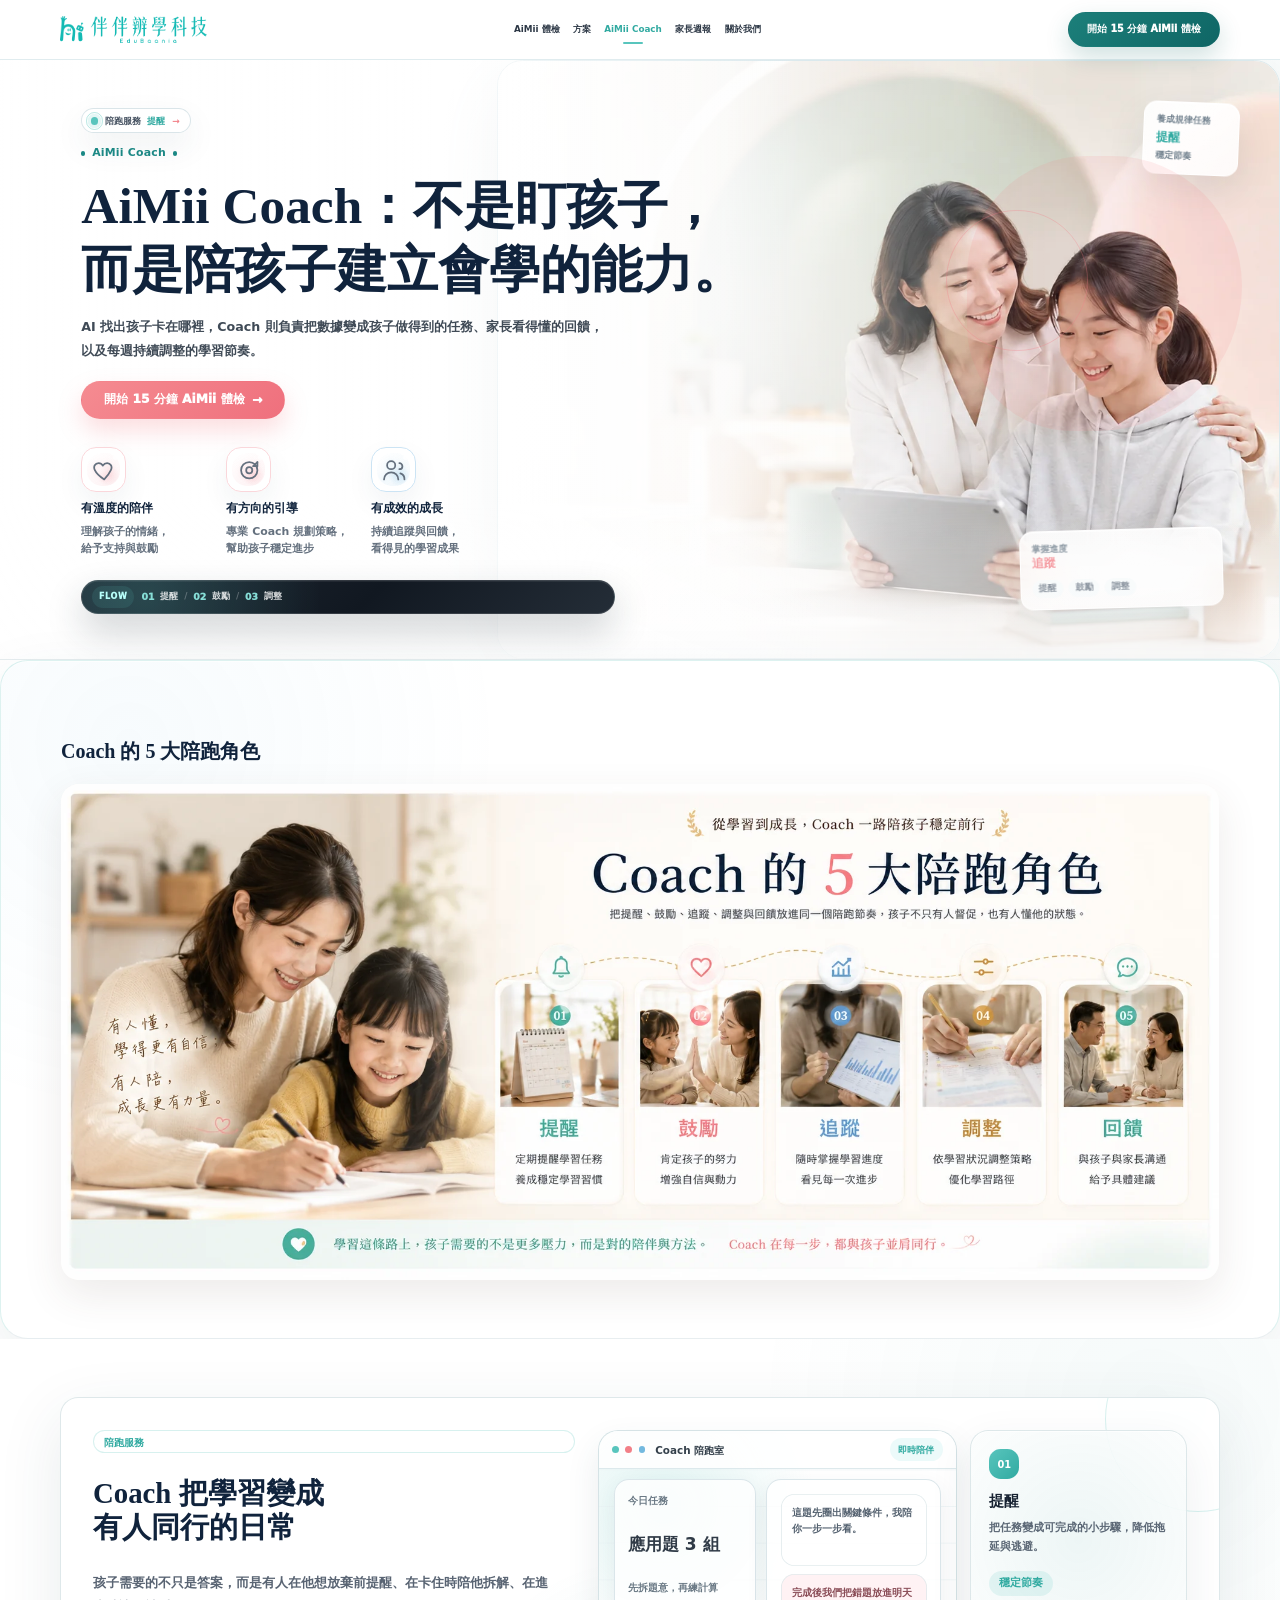
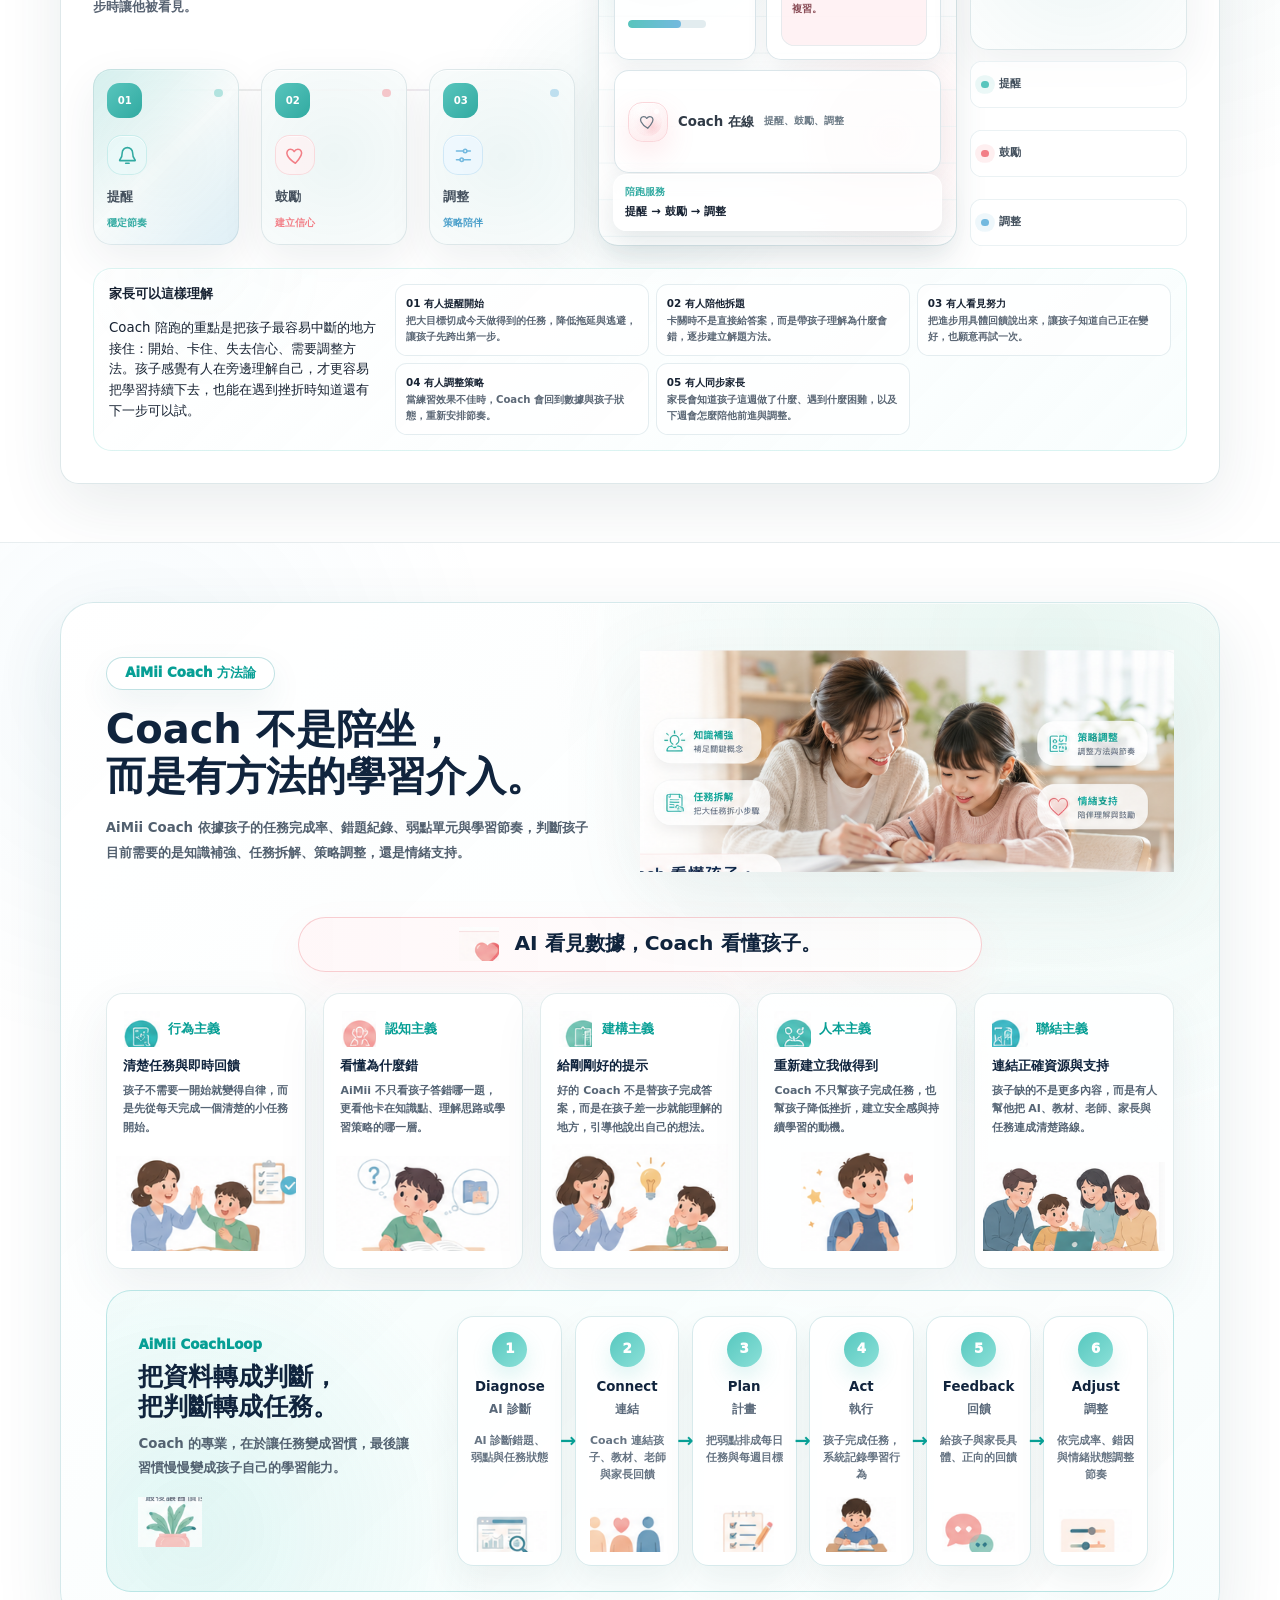
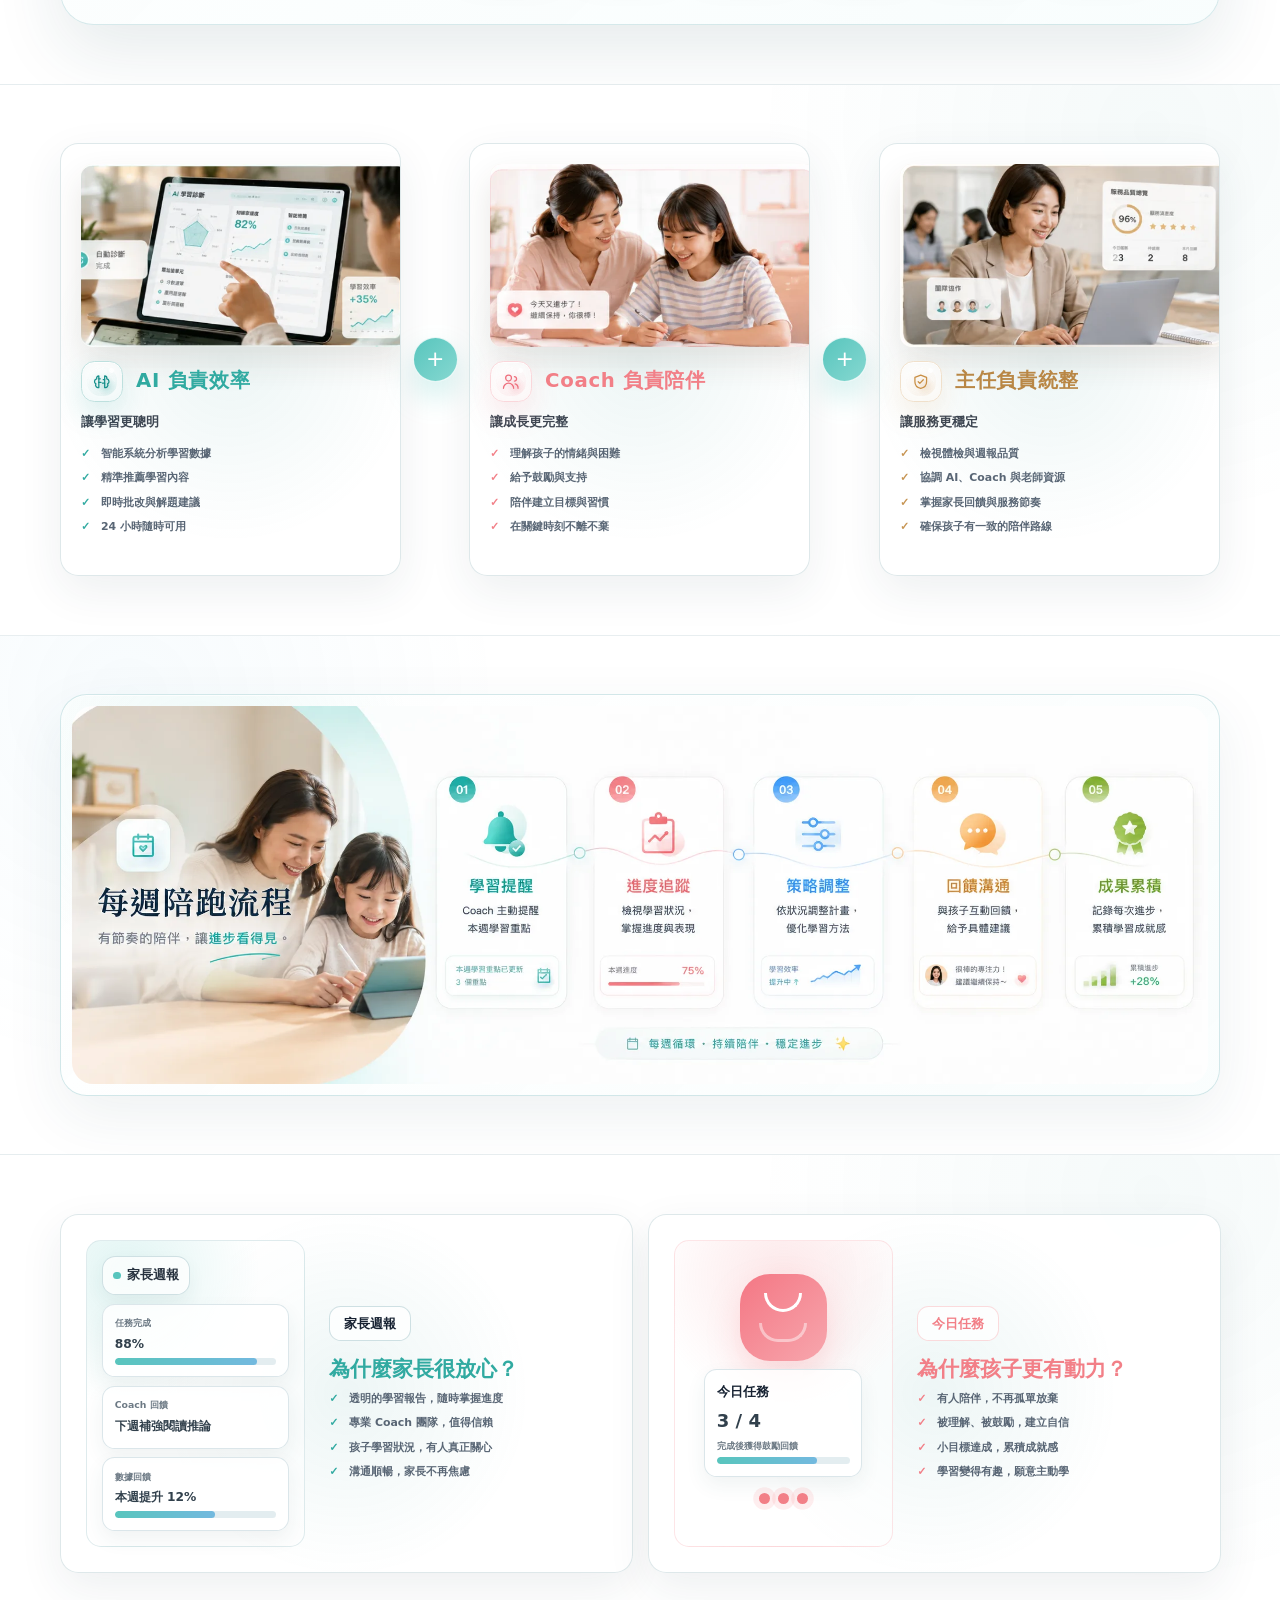
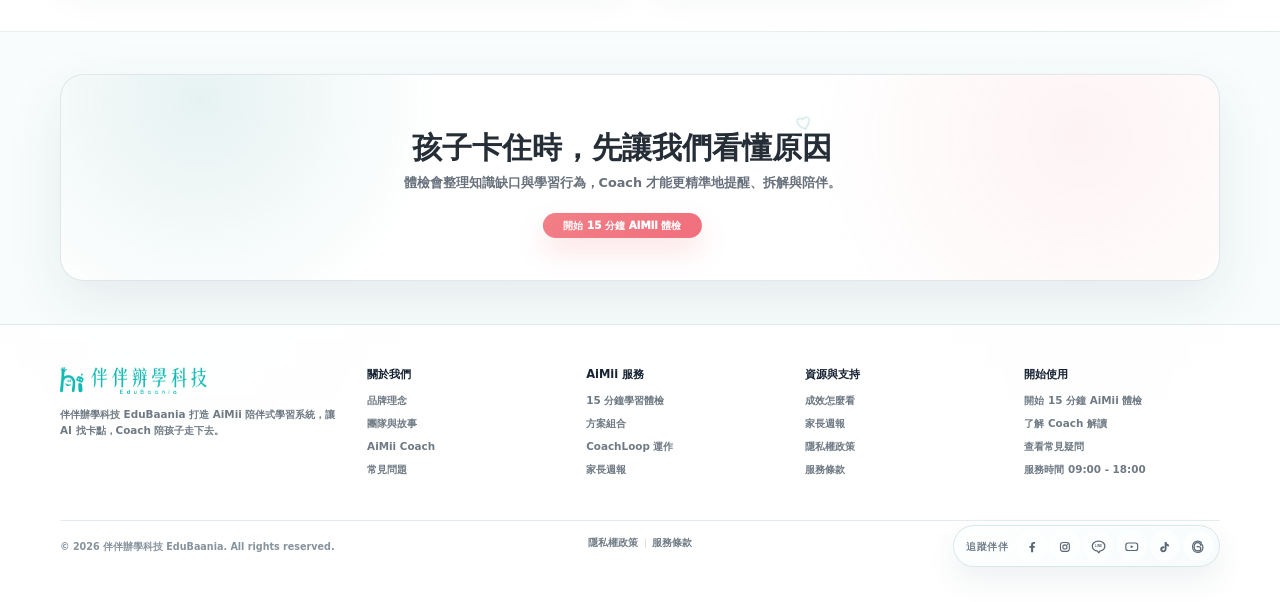
<file: coach/index.html>
<!DOCTYPE html>
<html lang="zh-Hant">
<head>
  <meta charset="UTF-8" />
  <meta name="viewport" content="width=device-width, initial-scale=1.0" />
  <title>AiMii Coach｜AI 找卡點，Coach 陪孩子走下去</title>
  <meta name="description" content="AiMii Coach 不是監工，而是把 AiMii 體檢結果變成孩子做得到的任務、家長看得懂的回饋與每週可調整的學習節奏。" />
  <link rel="canonical" href="https://edubaania.com/coach/" />
  <meta property="og:type" content="website" />
  <meta property="og:locale" content="zh_TW" />
  <meta property="og:site_name" content="伴伴辦學 EduBaania" />
  <meta property="og:title" content="AiMii Coach｜AI 找卡點，Coach 陪孩子走下去" />
  <meta property="og:description" content="AiMii Coach 不是監工，而是把 AiMii 體檢結果變成孩子做得到的任務、家長看得懂的回饋與每週可調整的學習節奏。" />
  <meta property="og:url" content="https://edubaania.com/coach/" />
  <meta property="og:image" content="https://edubaania.com/assets/optimized/hero/coach-hero.webp" />
  <meta name="twitter:card" content="summary_large_image" />
  <meta name="twitter:title" content="AiMii Coach｜AI 找卡點，Coach 陪孩子走下去" />
  <meta name="twitter:description" content="AiMii Coach 不是監工，而是把 AiMii 體檢結果變成孩子做得到的任務、家長看得懂的回饋與每週可調整的學習節奏。" />
  <meta name="twitter:image" content="https://edubaania.com/assets/optimized/hero/coach-hero.webp" />
  <link rel="icon" type="image/png" href="../assets/hero/logo.png" />
  <link rel="stylesheet" href="../styles.css?v=20260628proof1" />
  <script type="application/ld+json">[{"@context":"https://schema.org","@type":"Organization","name":"伴伴辦學科技 EduBaania","alternateName":"EduBaania","url":"https://edubaania.com/","logo":"https://edubaania.com/assets/hero/logo.png","sameAs":[]},{"@context":"https://schema.org","@type":"WebPage","name":"AiMii Coach｜AI 找卡點，Coach 陪孩子走下去","description":"AiMii Coach 不是監工，而是把 AiMii 體檢結果變成孩子做得到的任務、家長看得懂的回饋與每週可調整的學習節奏。","url":"https://edubaania.com/coach/","inLanguage":"zh-Hant","isPartOf":{"@type":"WebSite","name":"伴伴辦學 EduBaania","url":"https://edubaania.com/"}}]</script>
  <script src="../static.js?v=20260628proof1" defer></script>
</head>
<body>
  <a class="skip-link" href="#main-content">跳到主要內容</a>
  <div class="site-scale-viewport" data-desktop-scale>
    <div class="site">
            
        <header class="site-header">
          
        <a class="brand brand-coach" href="../" aria-label="伴伴辦學首頁">
          <img class="brand-logo" src="../assets/hero/logo.png" alt="伴伴辦學科技 EduBaania" decoding="async">
        </a>
          <nav class="site-nav" aria-label="主選單">
            <a href="../diagnosis/">AiMii 體檢</a><a href="../programs/">方案</a><a href="../coach/" aria-current="page">AiMii Coach</a><a href="../parent/">家長週報</a><a href="../about/">關於我們</a>
          </nav>
          <div class="header-actions">
            <a class="btn small" href="../diagnosis/">開始 15 分鐘 AiMii 體檢</a>
          </div>
        </header>
            <main class="page-main page-coach" style="--depth-near-y: 0.00px; --depth-mid-y: 0.00px; --depth-far-y: 0.00px; --depth-rotate: 0.00deg;">
              <div class="site-depth-field depth-coach" aria-hidden="true">
        <span class="depth-node depth-node-a"></span>
        <span class="depth-node depth-node-b"></span>
        <span class="depth-node depth-node-c"></span>
        <span class="depth-orbit depth-orbit-a"></span>
        <span class="depth-orbit depth-orbit-b"></span>
      </div>
              
        <section class="hero motion-coach is-depth-current" id="main-content">
          <div class="hero-content">
        <div class="hero-taste-badge">
        <span class="badge-ping" aria-hidden="true"></span>
        <span class="badge-label">陪跑服務</span>
        <strong>提醒</strong>
        <span class="badge-arrow" aria-hidden="true">→</span>
      </div>
        <div class="eyebrow">AiMii Coach</div>
        <h1><span class="hero-title-main">AiMii Coach：不是盯孩子，</span><span class="hero-title-sub">而是陪孩子建立會學的能力。</span></h1>
        <p class="hero-copy">AI 找出孩子卡在哪裡，Coach 則負責把數據變成孩子做得到的任務、家長看得懂的回饋，以及每週持續調整的學習節奏。</p>
        
        <div class="hero-actions"><a class="btn coral" href="../diagnosis/">開始 15 分鐘 AiMii 體檢<span class="btn-arrow" aria-hidden="true">→</span></a></div>
        
        
        <div class="hero-points">
            
                  <div class="hero-point">
                    <span class="icon" data-icon="heart" aria-hidden="true"><svg viewBox="0 0 24 24"><path d="M12 21s-7-4.4-9.2-9.1C1 8.2 3.1 5 6.5 5c2 0 3.4 1.2 4.1 2.5C11.4 6.2 12.8 5 14.8 5c3.4 0 5.5 3.2 3.7 6.9C16.3 16.6 12 21 12 21Z"></path></svg></span>
                    <strong>有溫度的陪伴</strong>
                    <span>理解孩子的情緒，給予支持與鼓勵</span>
                  </div>
                  <div class="hero-point">
                    <span class="icon coral" data-icon="target" aria-hidden="true"><svg viewBox="0 0 24 24"><circle cx="12" cy="12" r="8"></circle><circle cx="12" cy="12" r="3"></circle><path d="m16 8 4-4"></path><path d="M20 4v4h-4"></path></svg></span>
                    <strong>有方向的引導</strong>
                    <span>專業 Coach 規劃策略，幫助孩子穩定進步</span>
                  </div>
                  <div class="hero-point">
                    <span class="icon sky" data-icon="users" aria-hidden="true"><svg viewBox="0 0 24 24"><path d="M9 11a4 4 0 1 0 0-8 4 4 0 0 0 0 8Z"></path><path d="M2 21a7 7 0 0 1 14 0"></path><path d="M17 11a3 3 0 1 0 0-6"></path><path d="M18 15a6 6 0 0 1 4 6"></path></svg></span>
                    <strong>有成效的成長</strong>
                    <span>持續追蹤與回饋，看得見的學習成果</span>
                  </div>
          </div>
        <div class="hero-flow-command" aria-label="陪跑服務三步流程">
        <span class="hero-flow-kicker">FLOW</span>
        <div class="hero-flow-track">
          <span>
                <b>01</b>
                提醒
              </span><i aria-hidden="true">/</i><span>
                <b>02</b>
                鼓勵
              </span><i aria-hidden="true">/</i><span>
                <b>03</b>
                調整
              </span>
        </div>
      </div>
      </div>
          <div class="hero-visual">
        <div class="photo-card" data-premium-tilt=""><img src="../assets/optimized/hero/coach-hero.webp" alt="" loading="eager" decoding="async"></div>
        
        <div class="hero-preview-wall" aria-hidden="true">
        <article class="hero-preview-card preview-main">
          <div>
            <span>陪跑服務</span>
            <strong>提醒</strong>
            <p>把任務變成可完成的小步驟，降低拖延與逃避。</p>
          </div>
          <figure class="hero-preview-diagram coach" aria-hidden="true">
        <span>陪跑服務</span>
        <div><span class="icon" data-icon="bell" aria-hidden="true"><svg viewBox="0 0 24 24"><path d="M18 9a6 6 0 0 0-12 0c0 7-3 7-3 9h18c0-2-3-2-3-9Z"></path><path d="M10 21h4"></path></svg></span><span class="icon coral" data-icon="chat" aria-hidden="true"><svg viewBox="0 0 24 24"><path d="M5 18.5 3.8 22l4-1.3a9 9 0 1 0-2.8-2.2Z"></path><path d="M8 11h.1M12 11h.1M16 11h.1"></path></svg></span><span class="icon sky" data-icon="heart" aria-hidden="true"><svg viewBox="0 0 24 24"><path d="M12 21s-7-4.4-9.2-9.1C1 8.2 3.1 5 6.5 5c2 0 3.4 1.2 4.1 2.5C11.4 6.2 12.8 5 14.8 5c3.4 0 5.5 3.2 3.7 6.9C16.3 16.6 12 21 12 21Z"></path></svg></span></div>
        <i></i>
      </figure>
        </article>
        <article class="hero-preview-card preview-metric">
          <span>養成規律任務</span>
          <strong>提醒</strong>
          <em>穩定節奏</em>
        </article>
        <article class="hero-preview-card preview-proof">
          <span>掌握進度</span>
          <strong>追蹤</strong>
          <div>
            <i>提醒</i>
            <i>鼓勵</i>
            <i>調整</i>
          </div>
        </article>
      </div>
      </div>
          <div class="micro-layer motion-coach" aria-hidden="true"><span class="blob"></span><span class="heart-wave"></span></div>
        </section>
            <section class="section coach-reference-section coach-five-roles-section" style="transition-delay: 35ms;" aria-labelledby="coach-five-roles-title">
        <h2 id="coach-five-roles-title" class="sr-only">Coach 的 5 大陪跑角色</h2>
        <figure class="coach-five-roles-showcase">
          <img src="../assets/optimized/coach/coach-five-roles-showcase.webp" width="1916" height="821" alt="Coach 的 5 大陪跑角色：提醒、鼓勵、追蹤、調整、回饋，陪孩子穩定前行" loading="lazy" decoding="async">
        </figure>
      </section>

            <section class="section product-lens" data-lens="coach" data-active-lens="1" style="transition-delay: 35ms;">
        <div class="lens-shell" data-premium-tilt="">
          <div class="lens-copy">
            <span class="lens-label">陪跑服務</span>
            <h2>Coach 把學習變成有人同行的日常</h2>
            <p>孩子需要的不只是答案，而是有人在他想放棄前提醒、在卡住時陪他拆解、在進步時讓他被看見。</p>
            <div class="lens-tabs lens-map-tabs" role="tablist" aria-label="陪跑服務">
              <button class="lens-tab lens-node node-1 is-active" type="button" role="tab" id="lens-coach-tab-0" aria-controls="lens-coach-panel-0" aria-selected="true" data-lens-tab="0" data-premium-tilt="">
                    <span>01</span>
                    <i class="lens-node-icon" aria-hidden="true"><svg viewBox="0 0 24 24"><path d="M18 9a6 6 0 0 0-12 0c0 7-3 7-3 9h18c0-2-3-2-3-9Z"></path><path d="M10 21h4"></path></svg></i>
                    <strong>提醒</strong>
                    <small>穩定節奏</small>
                  </button><button class="lens-tab lens-node node-2 " type="button" role="tab" id="lens-coach-tab-1" aria-controls="lens-coach-panel-1" aria-selected="false" data-lens-tab="1" data-premium-tilt="">
                    <span>02</span>
                    <i class="lens-node-icon" aria-hidden="true"><svg viewBox="0 0 24 24"><path d="M12 21s-7-4.4-9.2-9.1C1 8.2 3.1 5 6.5 5c2 0 3.4 1.2 4.1 2.5C11.4 6.2 12.8 5 14.8 5c3.4 0 5.5 3.2 3.7 6.9C16.3 16.6 12 21 12 21Z"></path></svg></i>
                    <strong>鼓勵</strong>
                    <small>建立信心</small>
                  </button><button class="lens-tab lens-node node-3 " type="button" role="tab" id="lens-coach-tab-2" aria-controls="lens-coach-panel-2" aria-selected="false" data-lens-tab="2" data-premium-tilt="">
                    <span>03</span>
                    <i class="lens-node-icon" aria-hidden="true"><svg viewBox="0 0 24 24"><path d="M4 7h8M16 7h4M4 17h4M12 17h8"></path><circle cx="14" cy="7" r="2"></circle><circle cx="10" cy="17" r="2"></circle></svg></i>
                    <strong>調整</strong>
                    <small>策略陪伴</small>
                  </button>
            </div>
          </div>
          <div class="lens-visual" aria-live="polite">
            <div class="lens-stage has-scenario">
              <figure class="lens-scenario scenario-coach" aria-label="Coach 陪跑情境示意圖">
          <div class="scenario-window-bar"><span></span><span></span><span></span><b>Coach 陪跑室</b><em>即時陪伴</em></div>
          <div class="scenario-coach-room">
            <article class="scenario-task-panel">
              <small>今日任務</small>
              <strong>應用題 3 組</strong>
              <span>先拆題意，再練計算</span>
              <i style="width:68%"></i>
            </article>
            <article class="scenario-chat-panel">
              <p>這題先圈出關鍵條件，我陪你一步一步看。</p>
              <p>完成後我們把錯題放進明天複習。</p>
            </article>
            <article class="scenario-coach-status">
              <span class="icon coral" data-icon="heart" aria-hidden="true"><svg viewBox="0 0 24 24"><path d="M12 21s-7-4.4-9.2-9.1C1 8.2 3.1 5 6.5 5c2 0 3.4 1.2 4.1 2.5C11.4 6.2 12.8 5 14.8 5c3.4 0 5.5 3.2 3.7 6.9C16.3 16.6 12 21 12 21Z"></path></svg></span>
              <strong>Coach 在線</strong>
              <span>提醒、鼓勵、調整</span>
            </article>
          </div>
        </figure>
              <div class="lens-stage-caption" aria-hidden="true">
                <span>陪跑服務</span>
                <strong>提醒 → 鼓勵 → 調整</strong>
              </div>
            </div>
            <div class="lens-dashboard">
              <article class="lens-detail is-active" role="tabpanel" id="lens-coach-panel-0" aria-labelledby="lens-coach-tab-0" data-lens-panel="0" data-premium-tilt="">
                    <span>01</span>
                    <h3>提醒</h3>
                    <p>把任務變成可完成的小步驟，降低拖延與逃避。</p>
                    <strong>穩定節奏</strong>
                  </article><article class="lens-detail " role="tabpanel" id="lens-coach-panel-1" aria-labelledby="lens-coach-tab-1" data-lens-panel="1" hidden="" data-premium-tilt="">
                    <span>02</span>
                    <h3>鼓勵</h3>
                    <p>用具體回饋肯定努力，讓孩子願意再試一次。</p>
                    <strong>建立信心</strong>
                  </article><article class="lens-detail " role="tabpanel" id="lens-coach-panel-2" aria-labelledby="lens-coach-tab-2" data-lens-panel="2" hidden="" data-premium-tilt="">
                    <span>03</span>
                    <h3>調整</h3>
                    <p>依表現調整策略，不讓孩子一直用錯方法硬撐。</p>
                    <strong>策略陪伴</strong>
                  </article>
              <div class="lens-proof-grid" aria-label="陪跑服務流程">
                <button class="lens-proof is-active" type="button" data-lens-tab="0" aria-pressed="true">提醒</button><button class="lens-proof " type="button" data-lens-tab="1" aria-pressed="false">鼓勵</button><button class="lens-proof " type="button" data-lens-tab="2" aria-pressed="false">調整</button>
              </div>
            </div>
          </div>
          <div class="lens-takeaways">
            <div>
              <strong>家長可以這樣理解</strong>
              <p>Coach 陪跑的重點是把孩子最容易中斷的地方接住：開始、卡住、失去信心、需要調整方法。孩子感覺有人在旁邊理解自己，才更容易把學習持續下去，也能在遇到挫折時知道還有下一步可以試。</p>
            </div>
            <div class="lens-takeaway-list">
              <span>
                    <b>01 有人提醒開始</b>
                    <em>把大目標切成今天做得到的任務，降低拖延與逃避，讓孩子先跨出第一步。</em>
                  </span><span>
                    <b>02 有人陪他拆題</b>
                    <em>卡關時不是直接給答案，而是帶孩子理解為什麼會錯，逐步建立解題方法。</em>
                  </span><span>
                    <b>03 有人看見努力</b>
                    <em>把進步用具體回饋說出來，讓孩子知道自己正在變好，也願意再試一次。</em>
                  </span><span>
                    <b>04 有人調整策略</b>
                    <em>當練習效果不佳時，Coach 會回到數據與孩子狀態，重新安排節奏。</em>
                  </span><span>
                    <b>05 有人同步家長</b>
                    <em>家長會知道孩子這週做了什麼、遇到什麼困難，以及下週會怎麼陪他前進與調整。</em>
                  </span>
            </div>
          </div>
        </div>
      </section>
      <section class="section coach-theory-section" aria-label="AiMii Coach 理論支持" style="transition-delay: 70ms;">
        <div class="coach-theory-shell">
          <div class="coach-method-hero">
            <div class="coach-method-copy">
              <span class="coach-method-pill">AiMii Coach 方法論</span>
              <h2>Coach 不是陪坐，<br>而是有方法的學習介入。</h2>
              <p>AiMii Coach 依據孩子的任務完成率、錯題紀錄、弱點單元與學習節奏，判斷孩子目前需要的是知識補強、任務拆解、策略調整，還是情緒支持。</p>
            </div>
            <figure class="coach-method-photo">
              <img src="aimii_coach_split_assets/aimii_coach_split_assets/01_full_components/01_hero_photo_and_callouts.png" width="848" height="352" alt="Coach 陪孩子學習，旁邊呈現知識補強、任務拆解、策略調整與情緒支持" loading="lazy" decoding="async">
            </figure>
          </div>
          <div class="coach-method-statement">
            <img src="aimii_coach_split_assets/aimii_coach_split_assets/04_icons/15_icon_statement_heart.png" width="57" height="49" alt="" loading="lazy" decoding="async">
            <strong>AI 看見數據，Coach 看懂孩子。</strong>
          </div>
          <div class="coach-method-theories">
            <article>
              <div><img src="aimii_coach_split_assets/aimii_coach_split_assets/04_icons/21_icon_behaviorism_top.png" width="46" height="47" alt="" loading="lazy" decoding="async"><span>行為主義</span></div>
              <h3>清楚任務與即時回饋</h3>
              <p>孩子不需要一開始就變得自律，而是先從每天完成一個清楚的小任務開始。</p>
              <figure><img src="aimii_coach_split_assets/aimii_coach_split_assets/03_visual_assets/26_illustration_behaviorism_scene.png" width="215" height="114" alt="Coach 給孩子即時回饋" loading="lazy" decoding="async"></figure>
            </article>
            <article>
              <div><img src="aimii_coach_split_assets/aimii_coach_split_assets/04_icons/22_icon_cognitivism_top.png" width="44" height="47" alt="" loading="lazy" decoding="async"><span>認知主義</span></div>
              <h3>看懂為什麼錯</h3>
              <p>AiMii 不只看孩子答錯哪一題，更看他卡在知識點、理解思路或學習策略的哪一層。</p>
              <figure><img src="aimii_coach_split_assets/aimii_coach_split_assets/03_visual_assets/27_illustration_cognitivism_scene.png" width="209" height="114" alt="孩子思考題目錯因" loading="lazy" decoding="async"></figure>
            </article>
            <article>
              <div><img src="aimii_coach_split_assets/aimii_coach_split_assets/04_icons/23_icon_constructivism_top.png" width="42" height="47" alt="" loading="lazy" decoding="async"><span>建構主義</span></div>
              <h3>給剛剛好的提示</h3>
              <p>好的 Coach 不是替孩子完成答案，而是在孩子差一步就能理解的地方，引導他說出自己的想法。</p>
              <figure><img src="aimii_coach_split_assets/aimii_coach_split_assets/03_visual_assets/28_illustration_constructivism_scene.png" width="212" height="129" alt="Coach 引導孩子理解題目" loading="lazy" decoding="async"></figure>
            </article>
            <article>
              <div><img src="aimii_coach_split_assets/aimii_coach_split_assets/04_icons/24_icon_humanism_top.png" width="48" height="47" alt="" loading="lazy" decoding="async"><span>人本主義</span></div>
              <h3>重新建立我做得到</h3>
              <p>Coach 不只幫孩子完成任務，也幫孩子降低挫折，建立安全感與持續學習的動機。</p>
              <figure><img src="aimii_coach_split_assets/aimii_coach_split_assets/03_visual_assets/29_illustration_humanism_scene.png" width="135" height="119" alt="孩子建立自信與成就感" loading="lazy" decoding="async"></figure>
            </article>
            <article>
              <div><img src="aimii_coach_split_assets/aimii_coach_split_assets/04_icons/25_icon_connectivism_top.png" width="46" height="46" alt="" loading="lazy" decoding="async"><span>聯結主義</span></div>
              <h3>連結正確資源與支持</h3>
              <p>孩子缺的不是更多內容，而是有人幫他把 AI、教材、老師、家長與任務連成清楚路線。</p>
              <figure><img src="aimii_coach_split_assets/aimii_coach_split_assets/03_visual_assets/30_illustration_connectivism_scene.png" width="259" height="127" alt="家長、Coach 與孩子一起看學習路線" loading="lazy" decoding="async"></figure>
            </article>
          </div>
          <div class="coach-method-loop">
            <div class="coach-method-loop-intro">
              <span>AiMii CoachLoop</span>
              <h3>把資料轉成判斷，<br>把判斷轉成任務。</h3>
              <p>Coach 的專業，在於讓任務變成習慣，最後讓習慣慢慢變成孩子自己的學習能力。</p>
              <img src="aimii_coach_split_assets/aimii_coach_split_assets/03_visual_assets/37_icon_coachloop_plant.png" width="89" height="71" alt="" loading="lazy" decoding="async">
            </div>
            <ol class="coach-method-steps">
              <li><strong>Diagnose</strong><span>AI 診斷</span><p>AI 診斷錯題、弱點與任務狀態</p><img src="aimii_coach_split_assets/aimii_coach_split_assets/03_visual_assets/38_step01_diagnose_visual.png" width="95" height="53" alt="" loading="lazy" decoding="async"></li>
              <li><strong>Connect</strong><span>連結</span><p>Coach 連結孩子、教材、老師與家長回饋</p><img src="aimii_coach_split_assets/aimii_coach_split_assets/03_visual_assets/39_step02_connect_visual.png" width="92" height="55" alt="" loading="lazy" decoding="async"></li>
              <li><strong>Plan</strong><span>計畫</span><p>把弱點排成每日任務與每週目標</p><img src="aimii_coach_split_assets/aimii_coach_split_assets/03_visual_assets/40_step03_plan_visual.png" width="72" height="56" alt="" loading="lazy" decoding="async"></li>
              <li><strong>Act</strong><span>執行</span><p>孩子完成任務，系統記錄學習行為</p><img src="aimii_coach_split_assets/aimii_coach_split_assets/03_visual_assets/41_step04_act_visual.png" width="84" height="66" alt="" loading="lazy" decoding="async"></li>
              <li><strong>Feedback</strong><span>回饋</span><p>給孩子與家長具體、正向的回饋</p><img src="aimii_coach_split_assets/aimii_coach_split_assets/03_visual_assets/42_step05_feedback_visual.png" width="98" height="53" alt="" loading="lazy" decoding="async"></li>
              <li><strong>Adjust</strong><span>調整</span><p>依完成率、錯因與情緒狀態調整節奏</p><img src="aimii_coach_split_assets/aimii_coach_split_assets/03_visual_assets/43_step06_adjust_visual.png" width="90" height="53" alt="" loading="lazy" decoding="async"></li>
            </ol>
          </div>
        </div>
      </section>
            <section class="section coach-dual-section" style="transition-delay: 105ms;">
        <div class="coach-dual-grid coach-role-triad" aria-label="AiMii 商模三角色分工">
          <article class="coach-dual-card teal" data-premium-tilt="">
                <div class="coach-dual-photo"><img src="../assets/optimized/coach/role-ai-efficiency.webp" alt="學生查看 AI 學習診斷與效率提升報告" loading="lazy" decoding="async"></div>
                <div class="coach-dual-copy">
                  <span class="icon" data-icon="brain" aria-hidden="true"><svg viewBox="0 0 24 24"><path d="M8 4a3 3 0 0 0-3 3 3 3 0 0 0 .2 1A3.7 3.7 0 0 0 4 14.9 3.5 3.5 0 0 0 8 20V4Z"></path><path d="M16 4a3 3 0 0 1 3 3 3 3 0 0 1-.2 1 3.7 3.7 0 0 1 1.2 6.9A3.5 3.5 0 0 1 16 20V4Z"></path><path d="M8 8h2M8 13h3M16 9h-2M16 14h-3"></path></svg></span>
                  <h2>AI 負責效率</h2>
                  <p>讓學習更聰明</p>
                  <ul class="coach-check-list"><li>智能系統分析學習數據</li><li>精準推薦學習內容</li><li>即時批改與解題建議</li><li>24 小時隨時可用</li></ul>
                </div>
              </article><div class="coach-plus-badge" aria-hidden="true">+</div><article class="coach-dual-card coral" data-premium-tilt="">
                <div class="coach-dual-photo"><img src="../assets/optimized/coach/role-coach-companionship.webp" alt="Coach 陪孩子學習並給予鼓勵" loading="lazy" decoding="async"></div>
                <div class="coach-dual-copy">
                  <span class="icon coral" data-icon="users" aria-hidden="true"><svg viewBox="0 0 24 24"><path d="M9 11a4 4 0 1 0 0-8 4 4 0 0 0 0 8Z"></path><path d="M2 21a7 7 0 0 1 14 0"></path><path d="M17 11a3 3 0 1 0 0-6"></path><path d="M18 15a6 6 0 0 1 4 6"></path></svg></span>
                  <h2>Coach 負責陪伴</h2>
                  <p>讓成長更完整</p>
                  <ul class="coach-check-list"><li>理解孩子的情緒與困難</li><li>給予鼓勵與支持</li><li>陪伴建立目標與習慣</li><li>在關鍵時刻不離不棄</li></ul>
                </div>
              </article><div class="coach-plus-badge" aria-hidden="true">+</div><article class="coach-dual-card director" data-premium-tilt="">
                <div class="coach-dual-photo"><img src="../assets/optimized/coach/role-director-integration.webp" alt="主任統整服務品質與家長回饋" loading="lazy" decoding="async"></div>
                <div class="coach-dual-copy">
                  <span class="icon sand" data-icon="shield" aria-hidden="true"><svg viewBox="0 0 24 24"><path d="M12 3 20 6v6c0 5-3.4 8.1-8 9-4.6-.9-8-4-8-9V6l8-3Z"></path><path d="m8.5 12 2.2 2.2 4.8-5"></path></svg></span>
                  <h2>主任負責統整</h2>
                  <p>讓服務更穩定</p>
                  <ul class="coach-check-list"><li>檢視體檢與週報品質</li><li>協調 AI、Coach 與老師資源</li><li>掌握家長回饋與服務節奏</li><li>確保孩子有一致的陪伴路線</li></ul>
                </div>
              </article>
        </div>
      </section><section class="section weekly-flow-section coach-flow-section" style="transition-delay: 140ms;">
        <figure class="coach-flow-showcase" aria-label="每週陪跑流程完整視覺圖">
          <img src="../assets/optimized/coach/weekly-flow-showcase.webp" width="2172" height="724" alt="每週陪跑流程，從學習提醒、進度追蹤、策略調整、回饋溝通到成果累積" loading="lazy" decoding="async">
        </figure>
      </section><section class="section coach-reassure-section" style="transition-delay: 175ms;">
        <div class="coach-reassure-grid"><article class="reassure-card coach-reassure-card teal" data-premium-tilt="">
              <figure class="reassure-visual coach-reassure-visual teal" aria-label="家長週報系統示意圖">
        <div class="coach-report-tab"><span></span><b>家長週報</b></div>
        <article><small>任務完成</small><strong>88%</strong><i><em style="width:88%"></em></i></article>
        <article><small>Coach 回饋</small><strong>下週補強閱讀推論</strong></article>
        <article><small>數據回饋</small><strong>本週提升 12%</strong><i><em style="width:62%"></em></i></article>
      </figure>
              <div class="coach-reassure-copy">
                <span>家長週報</span>
                <h3>為什麼家長很放心？</h3>
                <ul class="coach-check-list"><li>透明的學習報告，隨時掌握進度</li><li>專業 Coach 團隊，值得信賴</li><li>孩子學習狀況，有人真正關心</li><li>溝通順暢，家長不再焦慮</li></ul>
              </div>
            </article><article class="reassure-card coach-reassure-card coral" data-premium-tilt="">
              <figure class="reassure-visual coach-reassure-visual child" aria-label="孩子每日任務示意圖">
          <div class="coach-task-face"><span></span><i></i></div>
          <article class="coach-task-card"><b>今日任務</b><strong>3 / 4</strong><small>完成後獲得鼓勵回饋</small><i><em style="width:75%"></em></i></article>
          <div class="coach-reward-row"><span></span><span></span><span></span></div>
        </figure>
              <div class="coach-reassure-copy">
                <span>今日任務</span>
                <h3>為什麼孩子更有動力？</h3>
                <ul class="coach-check-list"><li>有人陪伴，不再孤單放棄</li><li>被理解、被鼓勵，建立自信</li><li>小目標達成，累積成就感</li><li>學習變得有趣，願意主動學</li></ul>
              </div>
            </article></div>
      </section>
            <section class="cta-band cta-coach  has-mark" style="transition-delay: 210ms;"><div><h2>孩子卡住時，先讓我們看懂原因</h2><p>體檢會整理知識缺口與學習行為，Coach 才能更精準地提醒、拆解與陪伴。</p></div><div class="cta-actions"><a class="btn" href="../diagnosis/">開始 15 分鐘 AiMii 體檢</a></div><span class="cta-mark"><span class="icon" data-icon="heart" aria-hidden="true"><svg viewBox="0 0 24 24"><path d="M12 21s-7-4.4-9.2-9.1C1 8.2 3.1 5 6.5 5c2 0 3.4 1.2 4.1 2.5C11.4 6.2 12.8 5 14.8 5c3.4 0 5.5 3.2 3.7 6.9C16.3 16.6 12 21 12 21Z"></path></svg></span></span></section>
          
            </main>
            <footer class="footer footer-home" style="transition-delay: 210ms;">
        <div class="footer-shell">
          <div class="footer-brand">
        <a class="brand brand-home" href="../" aria-label="伴伴辦學首頁">
          <img class="brand-logo" src="../assets/hero/logo.png" alt="伴伴辦學科技 EduBaania" decoding="async">
        </a><p>伴伴辦學科技 EduBaania 打造 AiMii 陪伴式學習系統，讓 AI 找卡點，Coach 陪孩子走下去。</p></div>
          <div class="footer-group"><h3>關於我們</h3><a href="../about/">品牌理念</a><a href="../about/">團隊與故事</a><a href="../coach/">AiMii Coach</a><a href="../faq/">常見問題</a></div><div class="footer-group"><h3>AiMii 服務</h3><a href="../diagnosis/">15 分鐘學習體檢</a><a href="../programs/">方案組合</a><a href="../system/">CoachLoop 運作</a><a href="../parent/">家長週報</a></div><div class="footer-group"><h3>資源與支持</h3><a href="../progress/">成效怎麼看</a><a href="../parent/">家長週報</a><a href="../privacy/">隱私權政策</a><a href="../terms/">服務條款</a></div><div class="footer-group"><h3>開始使用</h3><a href="../diagnosis/">開始 15 分鐘 AiMii 體檢</a><a href="../coach/">了解 Coach 解讀</a><a href="../faq/">查看常見疑問</a><span>服務時間 09:00 - 18:00</span></div>
          <div class="footer-bottom">
            <span>© 2026 伴伴辦學科技 EduBaania. All rights reserved.</span>
            <nav class="footer-legal" aria-label="頁尾法律連結">
              <a href="../privacy/">隱私權政策</a>
              <a href="../terms/">服務條款</a>
            </nav>
            <div class="footer-social" aria-label="社群連結">
              <span class="footer-social-label">追蹤伴伴</span>
              <div class="footer-social-links">
                <a class="footer-social-link social-facebook" href="../" aria-label="Facebook"><svg viewBox="0 0 32 32" aria-hidden="true" focusable="false"><path fill="currentColor" d="M18.5 27v-9.3h3.1l.5-3.7h-3.6v-2.4c0-1.1.3-1.9 1.9-1.9h2V6.4c-.9-.1-1.9-.2-3-.2-3 0-5.1 1.9-5.1 5.3V14h-3.4v3.7h3.4V27h4.2Z"></path></svg></a><a class="footer-social-link social-instagram" href="../" aria-label="Instagram"><svg viewBox="0 0 32 32" aria-hidden="true" focusable="false"><rect x="7" y="7" width="18" height="18" rx="5.2" fill="none" stroke="currentColor" stroke-width="2.2"></rect><circle cx="16" cy="16" r="4.2" fill="none" stroke="currentColor" stroke-width="2.2"></circle><circle cx="21.4" cy="10.8" r="1.45" fill="currentColor"></circle></svg></a><a class="footer-social-link social-line" href="../" aria-label="LINE"><svg viewBox="0 0 32 32" aria-hidden="true" focusable="false"><path fill="none" stroke="currentColor" stroke-width="2.1" stroke-linejoin="round" d="M16 6.7c-5.8 0-10.5 3.8-10.5 8.5 0 4.2 3.7 7.7 8.8 8.4l1.4 2.3c.3.5 1 .5 1.2-.1l.9-2.1c4.9-.7 8.7-4.2 8.7-8.5 0-4.7-4.7-8.5-10.5-8.5Z"></path><text x="16" y="17.5" text-anchor="middle" font-size="5.4" font-weight="900" fill="currentColor" font-family="Arial, sans-serif">LINE</text></svg></a><a class="footer-social-link social-youtube" href="../" aria-label="YouTube"><svg viewBox="0 0 32 32" aria-hidden="true" focusable="false"><rect x="5.2" y="9.2" width="21.6" height="13.6" rx="4.2" fill="none" stroke="currentColor" stroke-width="2.1"></rect><path fill="currentColor" d="M14.1 13.1v5.8l5.4-2.9-5.4-2.9Z"></path></svg></a><a class="footer-social-link social-tiktok" href="../" aria-label="TikTok"><svg viewBox="0 0 32 32" aria-hidden="true" focusable="false"><path fill="currentColor" d="M19.1 6.1c.4 3 2.2 4.9 5.2 5.3v3.7c-1.9-.1-3.5-.6-5-1.6v6.3c0 4.3-2.7 7-6.7 7-3.5 0-6.1-2.5-6.1-5.9 0-3.6 2.9-6 6.8-6 .5 0 1 .1 1.4.2v3.7c-.5-.2-.9-.2-1.4-.2-1.6 0-2.7.9-2.7 2.2s1 2.2 2.4 2.2c1.6 0 2.5-1 2.5-2.9v-14h3.6Z"></path></svg></a><a class="footer-social-link social-threads" href="../" aria-label="Threads"><svg viewBox="0 0 32 32" aria-hidden="true" focusable="false"><path fill="none" stroke="currentColor" stroke-linecap="round" stroke-linejoin="round" stroke-width="2.25" d="M21.6 13.4c-.5-3.2-2.5-5-5.8-5-4 0-6.4 2.9-6.4 7.6 0 4.9 2.5 7.7 6.8 7.7 3.1 0 5.4-1.7 5.4-4.2 0-2.3-1.8-3.7-4.8-3.7h-2.1"></path><path fill="none" stroke="currentColor" stroke-linecap="round" stroke-width="2.25" d="M22.7 10.9c1.8 1.4 2.8 3.5 2.8 6 0 5.5-4.1 9.5-9.6 9.5S6.5 22.2 6.5 16 10.4 5.6 16 5.6c2.6 0 4.9.9 6.4 2.6"></path></svg></a>
              </div>
            </div>
          </div>
        </div>
      </footer>
          </div>
  </div>
</body>
</html>
</file>
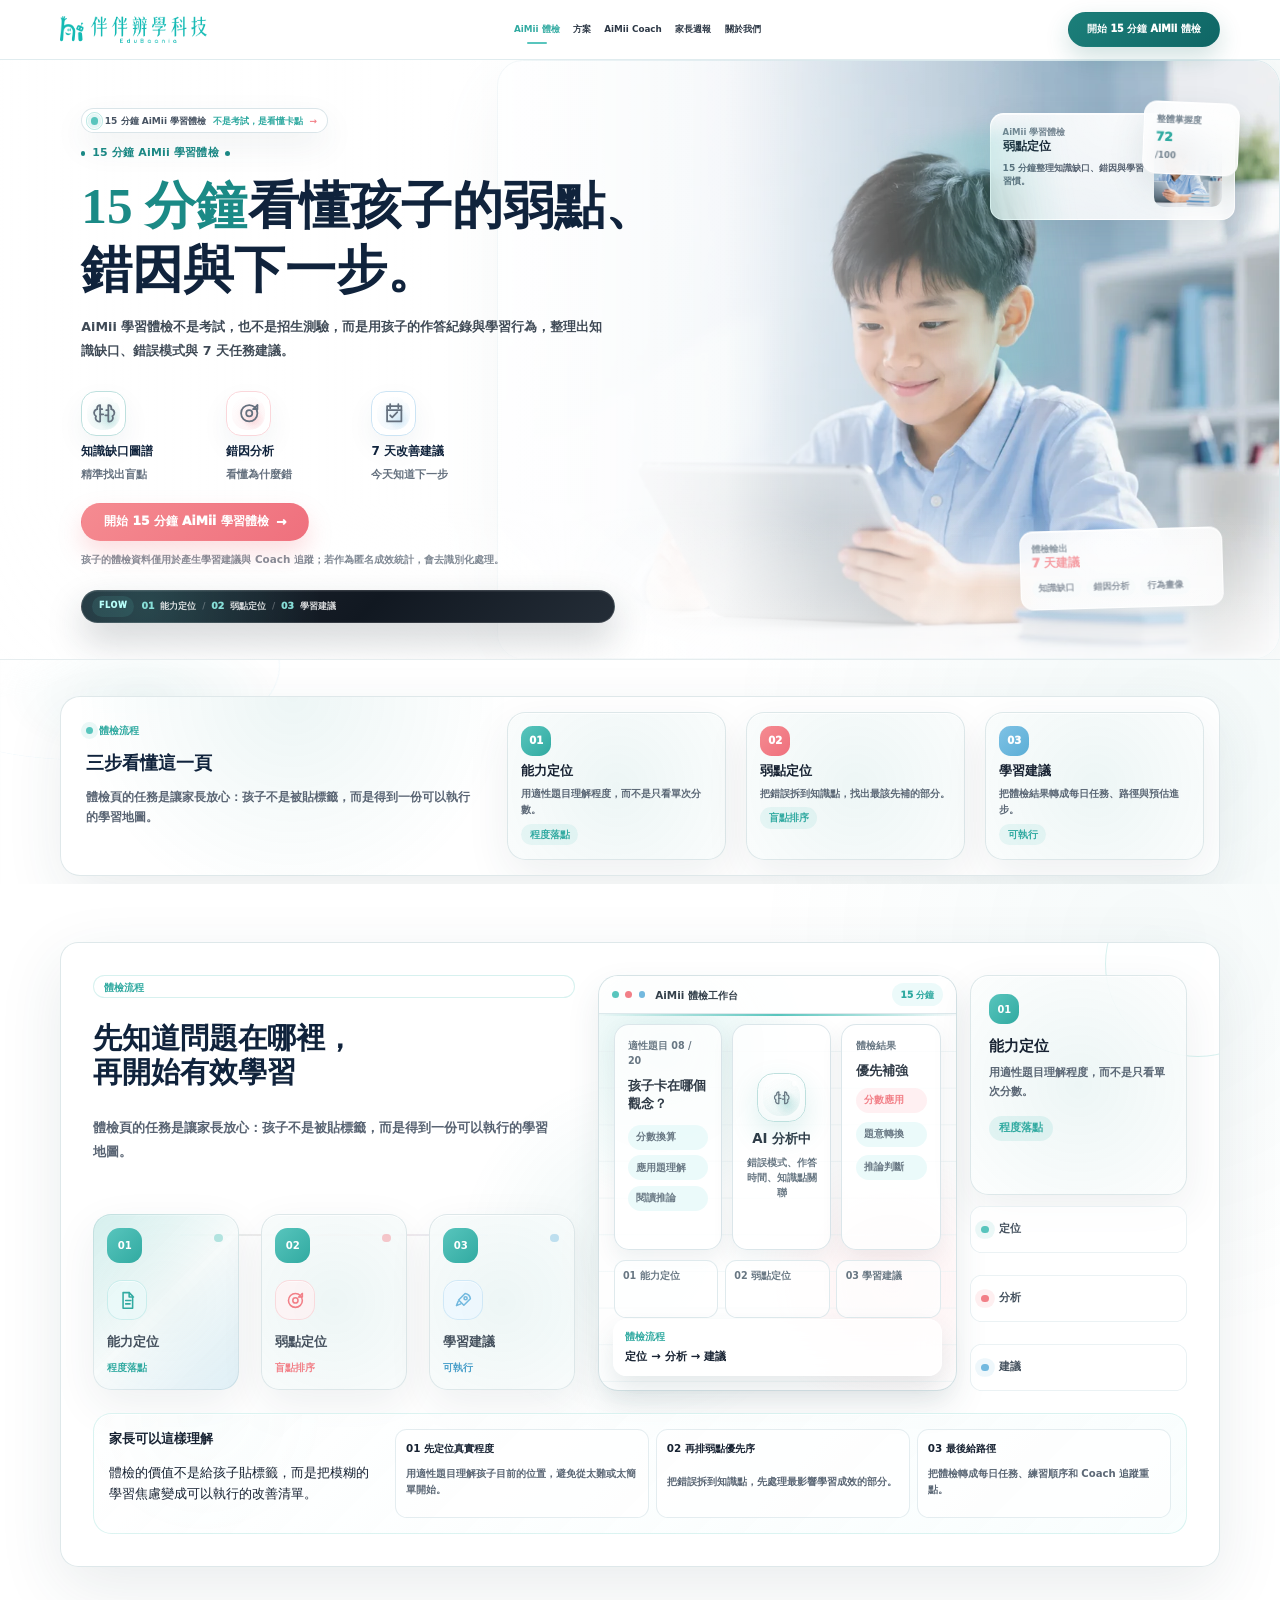
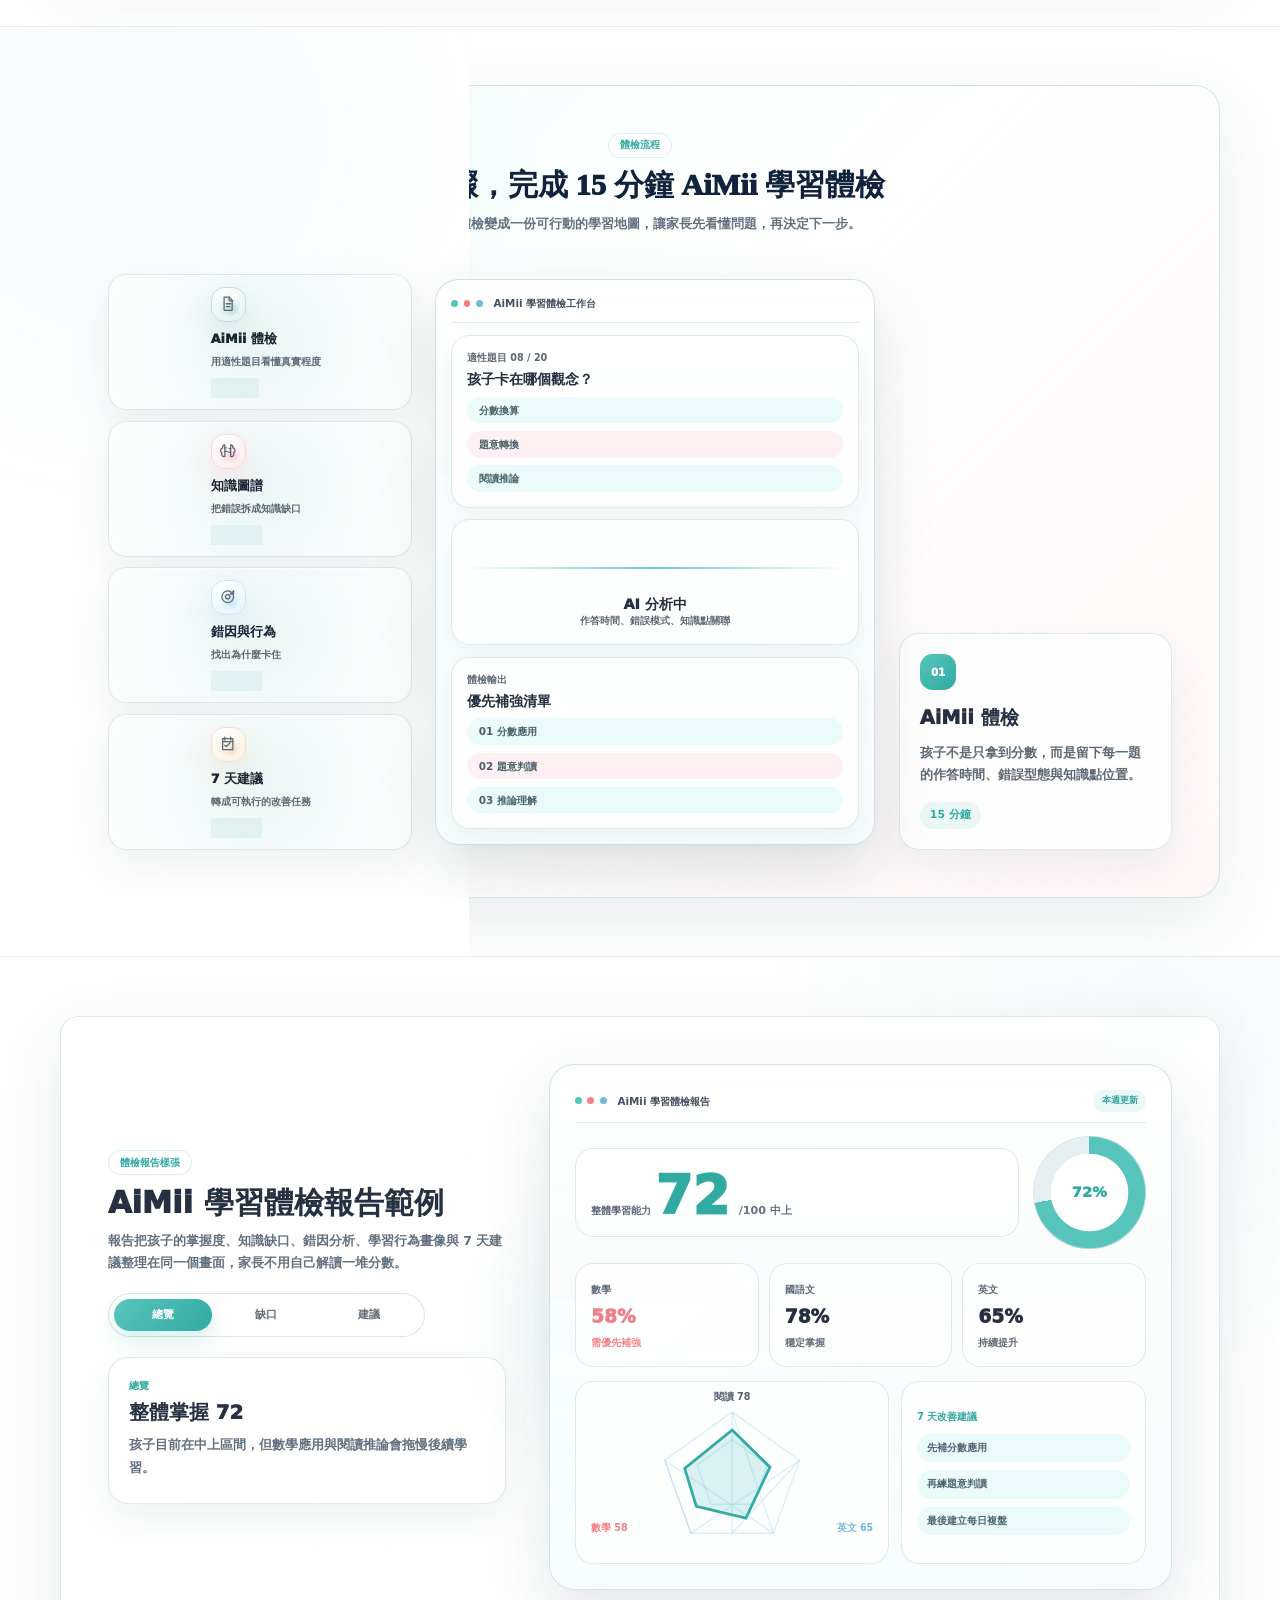
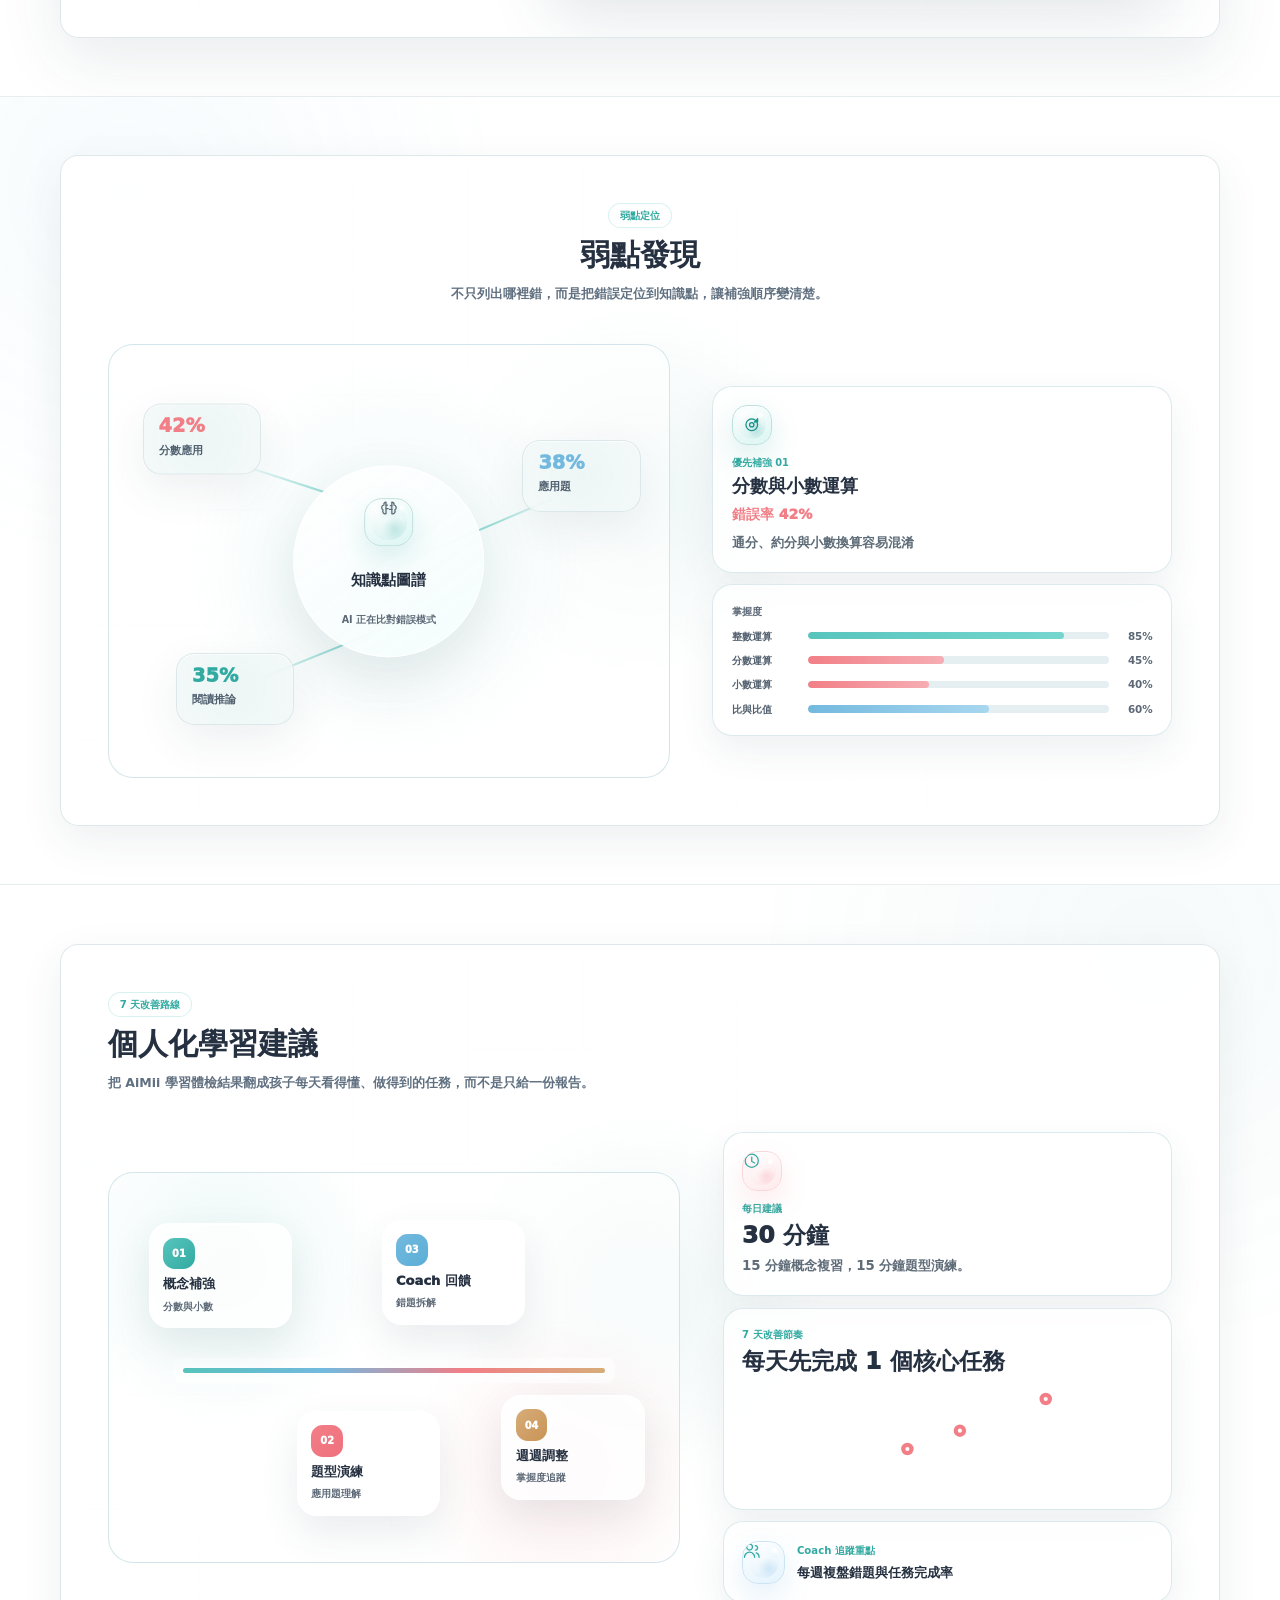
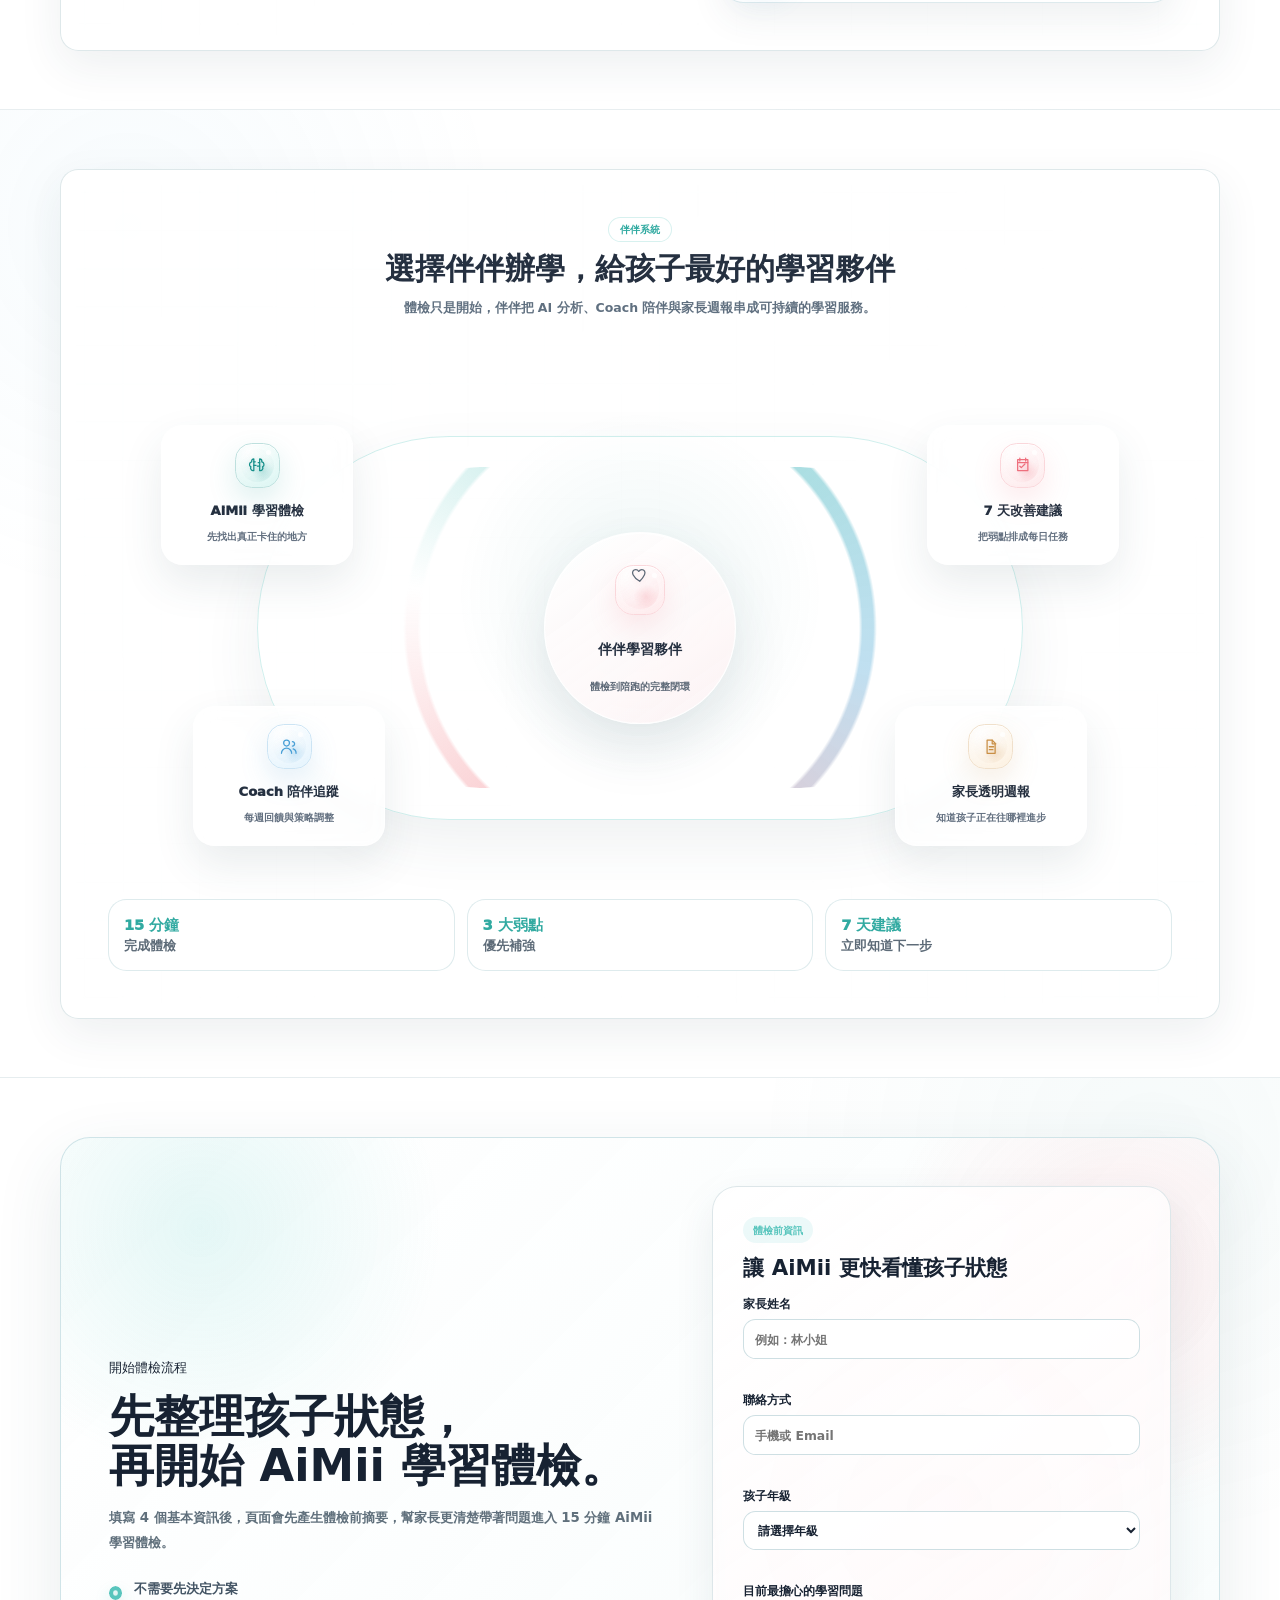
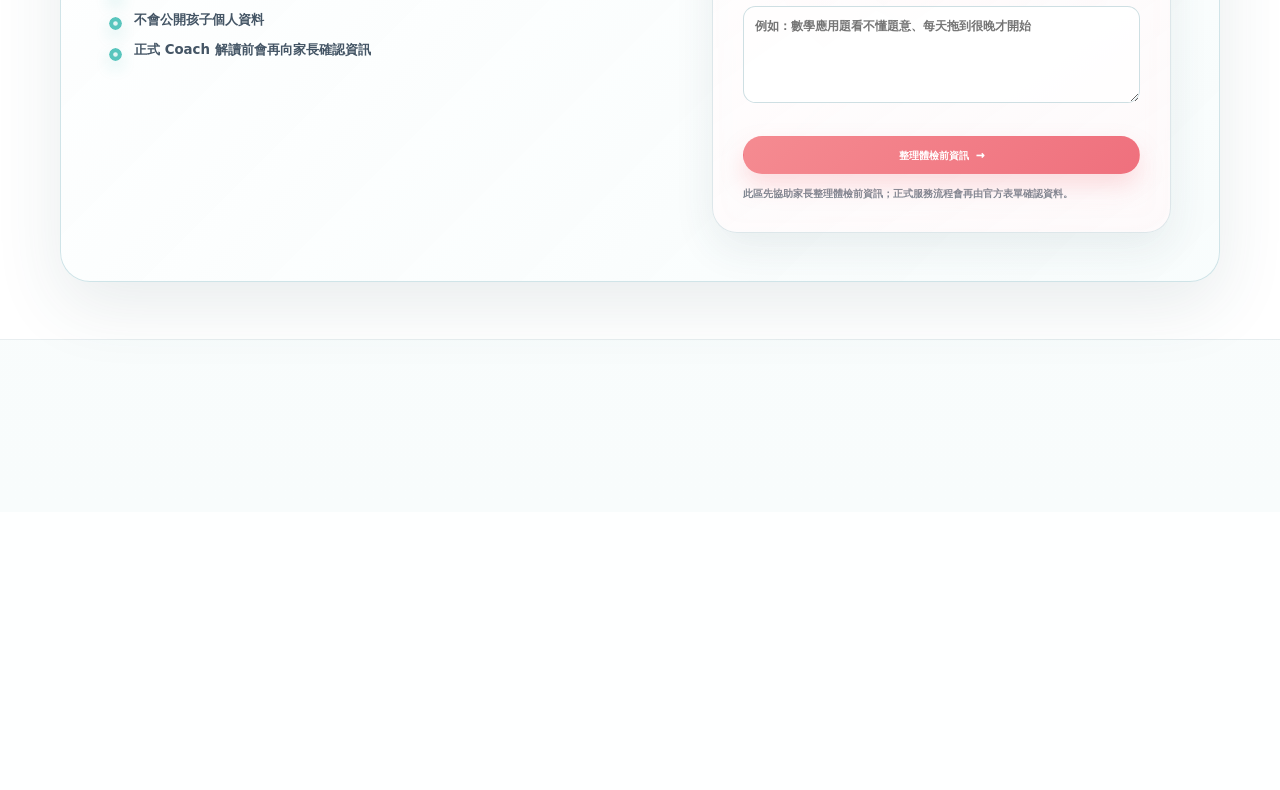
<file: diagnosis/index.html>
<!DOCTYPE html>
<html lang="zh-Hant">
<head>
  <meta charset="UTF-8" />
  <meta name="viewport" content="width=device-width, initial-scale=1.0" />
  <title>15 分鐘 AiMii 學習體檢｜看見知識缺口、錯因與 7 天改善建議</title>
  <meta name="description" content="伴伴辦學 AiMii 學習體檢協助家長快速了解孩子的知識缺口、錯因分析、學習行為畫像與下一步建議。" />
  <link rel="canonical" href="https://edubaania.com/diagnosis/" />
  <meta property="og:type" content="website" />
  <meta property="og:locale" content="zh_TW" />
  <meta property="og:site_name" content="伴伴辦學 EduBaania" />
  <meta property="og:title" content="15 分鐘 AiMii 學習體檢｜看見知識缺口、錯因與 7 天改善建議" />
  <meta property="og:description" content="伴伴辦學 AiMii 學習體檢協助家長快速了解孩子的知識缺口、錯因分析、學習行為畫像與下一步建議。" />
  <meta property="og:url" content="https://edubaania.com/diagnosis/" />
  <meta property="og:image" content="https://edubaania.com/assets/optimized/hero/diagnosis-hero.webp" />
  <meta name="twitter:card" content="summary_large_image" />
  <meta name="twitter:title" content="15 分鐘 AiMii 學習體檢｜看見知識缺口、錯因與 7 天改善建議" />
  <meta name="twitter:description" content="伴伴辦學 AiMii 學習體檢協助家長快速了解孩子的知識缺口、錯因分析、學習行為畫像與下一步建議。" />
  <meta name="twitter:image" content="https://edubaania.com/assets/optimized/hero/diagnosis-hero.webp" />
  <link rel="icon" type="image/png" href="../assets/hero/logo.png" />
  <link rel="stylesheet" href="../styles.css?v=20260628proof1" />
  <script type="application/ld+json">[{"@context":"https://schema.org","@type":"Organization","name":"伴伴辦學 EduBaania","alternateName":"EduBaania","url":"https://edubaania.com/","logo":"https://edubaania.com/assets/hero/logo.png","sameAs":[]},{"@context":"https://schema.org","@type":"WebPage","name":"15 分鐘 AiMii 學習體檢｜看見知識缺口、錯因與 7 天改善建議","description":"伴伴辦學 AiMii 學習體檢協助家長快速了解孩子的知識缺口、錯因分析、學習行為畫像與下一步建議。","url":"https://edubaania.com/diagnosis/","inLanguage":"zh-Hant","isPartOf":{"@type":"WebSite","name":"伴伴辦學 EduBaania","url":"https://edubaania.com/"}}]</script>
  <script src="../static.js?v=20260628proof1" defer></script>
</head>
<body>
  <a class="skip-link" href="#main-content">跳到主要內容</a>
  <div class="site-scale-viewport" data-desktop-scale>
    <div class="site">
            
        <header class="site-header">
          
        <a class="brand brand-diagnosis" href="../" aria-label="伴伴辦學首頁">
          <img class="brand-logo" src="../assets/hero/logo.png" alt="伴伴辦學科技 EduBaania" decoding="async">
        </a>
          <nav class="site-nav" aria-label="主選單">
            <a href="../diagnosis/" aria-current="page">AiMii 體檢</a><a href="../programs/">方案</a><a href="../coach/">AiMii Coach</a><a href="../parent/">家長週報</a><a href="../about/">關於我們</a>
          </nav>
          <div class="header-actions">
            <a class="btn small coral" href="#aimii-start">開始 15 分鐘 AiMii 體檢</a>
          </div>
        </header>
            <main class="page-main page-diagnosis" style="--depth-near-y: 0.00px; --depth-mid-y: 0.00px; --depth-far-y: 0.00px; --depth-rotate: 0.00deg;">
              <div class="site-depth-field depth-diagnosis" aria-hidden="true">
        <span class="depth-node depth-node-a"></span>
        <span class="depth-node depth-node-b"></span>
        <span class="depth-node depth-node-c"></span>
        <span class="depth-orbit depth-orbit-a"></span>
        <span class="depth-orbit depth-orbit-b"></span>
      </div>
              
        <section class="hero motion-diagnosis is-depth-current" id="main-content">
          <div class="hero-content">
        <div class="hero-taste-badge">
        <span class="badge-ping" aria-hidden="true"></span>
        <span class="badge-label">15 分鐘 AiMii 學習體檢</span>
        <strong>不是考試，是看懂卡點</strong>
        <span class="badge-arrow" aria-hidden="true">→</span>
      </div>
        <div class="eyebrow">15 分鐘 AiMii 學習體檢</div>
        <h1><span class="hero-title-main"><span class="teal">15 分鐘</span>看懂孩子的弱點、</span><span class="hero-title-sub">錯因與下一步。</span></h1>
        <p class="hero-copy">AiMii 學習體檢不是考試，也不是招生測驗，而是用孩子的作答紀錄與學習行為，整理出知識缺口、錯誤模式與 7 天任務建議。</p>
        <div class="hero-points">
            
                  <div class="hero-point">
                    <span class="icon" data-icon="brain" aria-hidden="true"><svg viewBox="0 0 24 24"><path d="M8 4a3 3 0 0 0-3 3 3 3 0 0 0 .2 1A3.7 3.7 0 0 0 4 14.9 3.5 3.5 0 0 0 8 20V4Z"></path><path d="M16 4a3 3 0 0 1 3 3 3 3 0 0 1-.2 1 3.7 3.7 0 0 1 1.2 6.9A3.5 3.5 0 0 1 16 20V4Z"></path><path d="M8 8h2M8 13h3M16 9h-2M16 14h-3"></path></svg></span>
                    <strong>知識缺口圖譜</strong>
                    <span>精準找出盲點</span>
                  </div>
                  <div class="hero-point">
                    <span class="icon coral" data-icon="target" aria-hidden="true"><svg viewBox="0 0 24 24"><circle cx="12" cy="12" r="8"></circle><circle cx="12" cy="12" r="3"></circle><path d="m16 8 4-4"></path><path d="M20 4v4h-4"></path></svg></span>
                    <strong>錯因分析</strong>
                    <span>看懂為什麼錯</span>
                  </div>
                  <div class="hero-point">
                    <span class="icon sky" data-icon="calendar" aria-hidden="true"><svg viewBox="0 0 24 24"><path d="M5 5h14v15H5z"></path><path d="M8 3v4M16 3v4M5 9h14"></path><path d="m8 14 2 2 5-5"></path></svg></span>
                    <strong>7 天改善建議</strong>
                    <span>今天知道下一步</span>
                  </div>
          </div>
        <div class="hero-actions"><a class="btn coral" href="#aimii-start">開始 15 分鐘 AiMii 學習體檢<span class="btn-arrow" aria-hidden="true">→</span></a></div>
        <p class="hero-note">孩子的體檢資料僅用於產生學習建議與 Coach 追蹤；若作為匿名成效統計，會去識別化處理。</p>
        
        
        <div class="hero-flow-command" aria-label="體檢流程三步流程">
        <span class="hero-flow-kicker">FLOW</span>
        <div class="hero-flow-track">
          <span>
                <b>01</b>
                能力定位
              </span><i aria-hidden="true">/</i><span>
                <b>02</b>
                弱點定位
              </span><i aria-hidden="true">/</i><span>
                <b>03</b>
                學習建議
              </span>
        </div>
      </div>
      </div>
          <div class="hero-visual">
        <div class="photo-card" data-premium-tilt=""><img src="../assets/optimized/hero/diagnosis-hero.webp" alt="" loading="eager" decoding="async"></div>
        
        <div class="hero-preview-wall" aria-hidden="true">
        <article class="hero-preview-card preview-main">
          <div>
            <span>AiMii 學習體檢</span>
            <strong>弱點定位</strong>
            <p>15 分鐘整理知識缺口、錯因與學習習慣。</p>
          </div>
          <figure><img src="../assets/optimized/hero/diagnosis-hero.webp" alt="" loading="lazy" decoding="async"></figure>
        </article>
        <article class="hero-preview-card preview-metric">
          <span>整體掌握度</span>
          <strong>72</strong>
          <em>/100</em>
        </article>
        <article class="hero-preview-card preview-proof">
          <span>體檢輸出</span>
          <strong>7 天建議</strong>
          <div>
            <i>知識缺口</i>
            <i>錯因分析</i>
            <i>行為畫像</i>
          </div>
        </article>
      </div>
        
      </div>
          <div class="micro-layer motion-diagnosis" aria-hidden="true"><span class="scan"></span><span class="draw-line"><svg viewBox="0 0 220 120"><path d="M8 90 C42 72 55 98 86 66 S138 68 162 44 196 50 214 20"></path></svg></span></div>
        </section>
              
            <section class="taste-loop-strip is-visible" aria-label="體檢流程" style="transition-delay: 0ms;">
        <div class="taste-loop-copy">
          <span><i aria-hidden="true"></i>體檢流程</span>
          <strong>三步看懂這一頁</strong>
          <p>體檢頁的任務是讓家長放心：孩子不是被貼標籤，而是得到一份可以執行的學習地圖。</p>
        </div>
        <div class="taste-loop-rail">
          <article class="taste-loop-step" data-premium-tilt="">
                <span>01</span>
                <strong>能力定位</strong>
                <p>用適性題目理解程度，而不是只看單次分數。</p>
                <em>程度落點</em>
              </article><article class="taste-loop-step" data-premium-tilt="">
                <span>02</span>
                <strong>弱點定位</strong>
                <p>把錯誤拆到知識點，找出最該先補的部分。</p>
                <em>盲點排序</em>
              </article><article class="taste-loop-step" data-premium-tilt="">
                <span>03</span>
                <strong>學習建議</strong>
                <p>把體檢結果轉成每日任務、路徑與預估進步。</p>
                <em>可執行</em>
              </article>
        </div>
      </section>
            <section class="section product-lens" data-lens="diagnosis" data-active-lens="1" style="transition-delay: 35ms;">
        <div class="lens-shell" data-premium-tilt="">
          <div class="lens-copy">
            <span class="lens-label">體檢流程</span>
            <h2>先知道問題在哪裡，再開始有效學習</h2>
            <p>體檢頁的任務是讓家長放心：孩子不是被貼標籤，而是得到一份可以執行的學習地圖。</p>
            <div class="lens-tabs lens-map-tabs" role="tablist" aria-label="體檢流程">
              <button class="lens-tab lens-node node-1 is-active" type="button" role="tab" id="lens-diagnosis-tab-0" aria-controls="lens-diagnosis-panel-0" aria-selected="true" data-lens-tab="0" data-premium-tilt="">
                    <span>01</span>
                    <i class="lens-node-icon" aria-hidden="true"><svg viewBox="0 0 24 24"><path d="M7 3h7l4 4v14H7z"></path><path d="M14 3v5h5"></path><path d="M10 12h6M10 16h5"></path></svg></i>
                    <strong>能力定位</strong>
                    <small>程度落點</small>
                  </button><button class="lens-tab lens-node node-2 " type="button" role="tab" id="lens-diagnosis-tab-1" aria-controls="lens-diagnosis-panel-1" aria-selected="false" data-lens-tab="1" data-premium-tilt="">
                    <span>02</span>
                    <i class="lens-node-icon" aria-hidden="true"><svg viewBox="0 0 24 24"><circle cx="12" cy="12" r="8"></circle><circle cx="12" cy="12" r="3"></circle><path d="m16 8 4-4"></path><path d="M20 4v4h-4"></path></svg></i>
                    <strong>弱點定位</strong>
                    <small>盲點排序</small>
                  </button><button class="lens-tab lens-node node-3 " type="button" role="tab" id="lens-diagnosis-tab-2" aria-controls="lens-diagnosis-panel-2" aria-selected="false" data-lens-tab="2" data-premium-tilt="">
                    <span>03</span>
                    <i class="lens-node-icon" aria-hidden="true"><svg viewBox="0 0 24 24"><path d="M14 4c3.5.5 5.5 2.5 6 6l-7.5 7.5-6-6L14 4Z"></path><path d="m6 13-2 5 5-2"></path><circle cx="14.5" cy="9.5" r="1.8"></circle></svg></i>
                    <strong>學習建議</strong>
                    <small>可執行</small>
                  </button>
            </div>
          </div>
          <div class="lens-visual" aria-live="polite">
            <div class="lens-stage has-scenario">
              <figure class="lens-scenario scenario-diagnosis" aria-label="AiMii 學習體檢系統示意圖">
          <div class="scenario-window-bar"><span></span><span></span><span></span><b>AiMii 體檢工作台</b><em>15 分鐘</em></div>
          <div class="scenario-diagnosis-grid">
            <article class="scenario-question-card">
              <small>適性題目 08 / 20</small>
              <strong>孩子卡在哪個觀念？</strong>
              <div><span>分數換算</span><span>應用題理解</span><span>閱讀推論</span></div>
            </article>
            <article class="scenario-scan-card">
              <span class="scan-beam"></span>
              <span class="icon" data-icon="brain" aria-hidden="true"><svg viewBox="0 0 24 24"><path d="M8 4a3 3 0 0 0-3 3 3 3 0 0 0 .2 1A3.7 3.7 0 0 0 4 14.9 3.5 3.5 0 0 0 8 20V4Z"></path><path d="M16 4a3 3 0 0 1 3 3 3 3 0 0 1-.2 1 3.7 3.7 0 0 1 1.2 6.9A3.5 3.5 0 0 1 16 20V4Z"></path><path d="M8 8h2M8 13h3M16 9h-2M16 14h-3"></path></svg></span>
              <strong>AI 分析中</strong>
              <small>錯誤模式、作答時間、知識點關聯</small>
            </article>
            <article class="scenario-report-card">
              <small>體檢結果</small>
              <strong>優先補強</strong>
              <span class="hot">分數應用</span><span class="">題意轉換</span><span class="">推論判斷</span>
            </article>
          </div>
          <div class="scenario-progress-track"><span>01 能力定位</span><span>02 弱點定位</span><span>03 學習建議</span></div>
        </figure>
              <div class="lens-stage-caption" aria-hidden="true">
                <span>體檢流程</span>
                <strong>定位 → 分析 → 建議</strong>
              </div>
            </div>
            <div class="lens-dashboard">
              <article class="lens-detail is-active" role="tabpanel" id="lens-diagnosis-panel-0" aria-labelledby="lens-diagnosis-tab-0" data-lens-panel="0" data-premium-tilt="">
                    <span>01</span>
                    <h3>能力定位</h3>
                    <p>用適性題目理解程度，而不是只看單次分數。</p>
                    <strong>程度落點</strong>
                  </article><article class="lens-detail " role="tabpanel" id="lens-diagnosis-panel-1" aria-labelledby="lens-diagnosis-tab-1" data-lens-panel="1" hidden="" data-premium-tilt="">
                    <span>02</span>
                    <h3>弱點定位</h3>
                    <p>把錯誤拆到知識點，找出最該先補的部分。</p>
                    <strong>盲點排序</strong>
                  </article><article class="lens-detail " role="tabpanel" id="lens-diagnosis-panel-2" aria-labelledby="lens-diagnosis-tab-2" data-lens-panel="2" hidden="" data-premium-tilt="">
                    <span>03</span>
                    <h3>學習建議</h3>
                    <p>把體檢結果轉成每日任務、路徑與預估進步。</p>
                    <strong>可執行</strong>
                  </article>
              <div class="lens-proof-grid" aria-label="體檢流程流程">
                <button class="lens-proof is-active" type="button" data-lens-tab="0" aria-pressed="true">定位</button><button class="lens-proof " type="button" data-lens-tab="1" aria-pressed="false">分析</button><button class="lens-proof " type="button" data-lens-tab="2" aria-pressed="false">建議</button>
              </div>
            </div>
          </div>
          <div class="lens-takeaways">
            <div>
              <strong>家長可以這樣理解</strong>
              <p>體檢的價值不是給孩子貼標籤，而是把模糊的學習焦慮變成可以執行的改善清單。</p>
            </div>
            <div class="lens-takeaway-list">
              <span>
                    <b>01 先定位真實程度</b>
                    <em>用適性題目理解孩子目前的位置，避免從太難或太簡單開始。</em>
                  </span><span>
                    <b>02 再排弱點優先序</b>
                    <em>把錯誤拆到知識點，先處理最影響學習成效的部分。</em>
                  </span><span>
                    <b>03 最後給路徑</b>
                    <em>把體檢轉成每日任務、練習順序和 Coach 追蹤重點。</em>
                  </span>
            </div>
          </div>
        </div>
      </section>
            <section class="section diagnosis-process-section" style="transition-delay: 70ms;">
        <div class="diagnosis-process-shell diagnosis-switcher" data-diagnosis-switcher="" data-active-diagnosis="0">
          <div class="diagnosis-block-heading">
            <span>體檢流程</span>
            <h2>4 步驟，完成 15 分鐘 AiMii 學習體檢</h2>
            <p>把一次體檢變成一份可行動的學習地圖，讓家長先看懂問題，再決定下一步。</p>
          </div>
          <div class="diagnosis-process-layout">
            <div class="diagnosis-process-rail" role="tablist" aria-label="AiMii 學習體檢四步驟">
              <button class="diagnosis-process-step is-active" type="button" role="tab" aria-selected="true" data-diagnosis-tab="0" data-premium-tilt="">
                    <b>01</b>
                    <span class="icon" data-icon="doc" aria-hidden="true"><svg viewBox="0 0 24 24"><path d="M7 3h7l4 4v14H7z"></path><path d="M14 3v5h5"></path><path d="M10 12h6M10 16h5"></path></svg></span>
                    <strong>AiMii 體檢</strong>
                    <span>用適性題目看懂真實程度</span>
                    <em>15 分鐘</em>
                  </button><button class="diagnosis-process-step " type="button" role="tab" aria-selected="false" data-diagnosis-tab="1" data-premium-tilt="">
                    <b>02</b>
                    <span class="icon coral" data-icon="brain" aria-hidden="true"><svg viewBox="0 0 24 24"><path d="M8 4a3 3 0 0 0-3 3 3 3 0 0 0 .2 1A3.7 3.7 0 0 0 4 14.9 3.5 3.5 0 0 0 8 20V4Z"></path><path d="M16 4a3 3 0 0 1 3 3 3 3 0 0 1-.2 1 3.7 3.7 0 0 1 1.2 6.9A3.5 3.5 0 0 1 16 20V4Z"></path><path d="M8 8h2M8 13h3M16 9h-2M16 14h-3"></path></svg></span>
                    <strong>知識圖譜</strong>
                    <span>把錯誤拆成知識缺口</span>
                    <em>缺口定位</em>
                  </button><button class="diagnosis-process-step " type="button" role="tab" aria-selected="false" data-diagnosis-tab="2" data-premium-tilt="">
                    <b>03</b>
                    <span class="icon sky" data-icon="target" aria-hidden="true"><svg viewBox="0 0 24 24"><circle cx="12" cy="12" r="8"></circle><circle cx="12" cy="12" r="3"></circle><path d="m16 8 4-4"></path><path d="M20 4v4h-4"></path></svg></span>
                    <strong>錯因與行為</strong>
                    <span>找出為什麼卡住</span>
                    <em>行為畫像</em>
                  </button><button class="diagnosis-process-step " type="button" role="tab" aria-selected="false" data-diagnosis-tab="3" data-premium-tilt="">
                    <b>04</b>
                    <span class="icon sand" data-icon="calendar" aria-hidden="true"><svg viewBox="0 0 24 24"><path d="M5 5h14v15H5z"></path><path d="M8 3v4M16 3v4M5 9h14"></path><path d="m8 14 2 2 5-5"></path></svg></span>
                    <strong>7 天建議</strong>
                    <span>轉成可執行的改善任務</span>
                    <em>7 天路線</em>
                  </button>
            </div>
            <figure class="diagnosis-process-visual" aria-label="體檢流程系統示意圖">
              <div class="process-device">
                <div class="process-device-bar"><i></i><i></i><i></i><span>AiMii 學習體檢工作台</span></div>
                <div class="process-question-card">
                  <small>適性題目 08 / 20</small>
                  <strong>孩子卡在哪個觀念？</strong>
                  <span>分數換算</span>
                  <span>題意轉換</span>
                  <span>閱讀推論</span>
                </div>
                <div class="process-scan-card">
                  <span class="process-scan-line"></span>
                  <span class="icon" data-icon="brain" aria-hidden="true"><svg viewBox="0 0 24 24"><path d="M8 4a3 3 0 0 0-3 3 3 3 0 0 0 .2 1A3.7 3.7 0 0 0 4 14.9 3.5 3.5 0 0 0 8 20V4Z"></path><path d="M16 4a3 3 0 0 1 3 3 3 3 0 0 1-.2 1 3.7 3.7 0 0 1 1.2 6.9A3.5 3.5 0 0 1 16 20V4Z"></path><path d="M8 8h2M8 13h3M16 9h-2M16 14h-3"></path></svg></span>
                  <strong>AI 分析中</strong>
                  <small>作答時間、錯誤模式、知識點關聯</small>
                </div>
                <div class="process-result-card">
                  <small>體檢輸出</small>
                  <strong>優先補強清單</strong>
                  <span>01 分數應用</span>
                  <span>02 題意判讀</span>
                  <span>03 推論理解</span>
                </div>
              </div>
              <div class="process-orbit" aria-hidden="true"><span></span><span></span><span></span></div>
            </figure>
            <div class="diagnosis-process-panels">
              <article class="diagnosis-process-panel is-active" data-diagnosis-panel="0">
                    <span>01</span>
                    <h3>AiMii 體檢</h3>
                    <p>孩子不是只拿到分數，而是留下每一題的作答時間、錯誤型態與知識點位置。</p>
                    <strong>15 分鐘</strong>
                  </article><article class="diagnosis-process-panel " data-diagnosis-panel="1" hidden="">
                    <span>02</span>
                    <h3>知識圖譜</h3>
                    <p>系統會比對作答脈絡，把最影響後續學習的觀念優先標出。</p>
                    <strong>缺口定位</strong>
                  </article><article class="diagnosis-process-panel " data-diagnosis-panel="2" hidden="">
                    <span>03</span>
                    <h3>錯因與行為</h3>
                    <p>報告會整理粗心、觀念不清、題意判讀與提示依賴，讓問題不再只是一個分數。</p>
                    <strong>行為畫像</strong>
                  </article><article class="diagnosis-process-panel " data-diagnosis-panel="3" hidden="">
                    <span>04</span>
                    <h3>7 天建議</h3>
                    <p>依體檢結果安排每天做得到的小任務，家長也能看懂每一步為什麼這樣排。</p>
                    <strong>7 天路線</strong>
                  </article>
            </div>
          </div>
        </div>
      </section><section class="section diagnosis-report-section" style="transition-delay: 105ms;">
        <div class="diagnosis-report-shell diagnosis-switcher" data-diagnosis-switcher="" data-active-diagnosis="0" data-premium-tilt="">
          <div class="diagnosis-report-copy">
            <div class="diagnosis-block-heading align-left">
              <span>體檢報告樣張</span>
              <h2>AiMii 學習體檢報告範例</h2>
              <p>報告把孩子的掌握度、知識缺口、錯因分析、學習行為畫像與 7 天建議整理在同一個畫面，家長不用自己解讀一堆分數。</p>
            </div>
            <div class="diagnosis-report-tabs" role="tablist" aria-label="體檢報告切換">
              <button class="is-active" type="button" role="tab" aria-selected="true" data-diagnosis-tab="0">總覽</button><button class="" type="button" role="tab" aria-selected="false" data-diagnosis-tab="1">缺口</button><button class="" type="button" role="tab" aria-selected="false" data-diagnosis-tab="2">建議</button>
            </div>
            <div class="diagnosis-report-summary">
              <article class="is-active" data-diagnosis-panel="0">
                    <small>總覽</small>
                    <strong>整體掌握 72</strong>
                    <p>孩子目前在中上區間，但數學應用與閱讀推論會拖慢後續學習。</p>
                  </article><article class="" data-diagnosis-panel="1" hidden="">
                    <small>缺口</small>
                    <strong>3 個優先補強</strong>
                    <p>分數應用、題意判讀、文章推論是目前最值得先處理的卡點。</p>
                  </article><article class="" data-diagnosis-panel="2" hidden="">
                    <small>建議</small>
                    <strong>7 天改善建議</strong>
                    <p>先穩住基礎概念，再進入題型演練與每日追蹤。</p>
                  </article>
            </div>
          </div>
          <figure class="diagnosis-report-device" aria-label="AiMii 學習體檢報告系統示意圖">
            <div class="report-browser-bar"><i></i><i></i><i></i><span>AiMii 學習體檢報告</span><em>本週更新</em></div>
            <div class="report-hero-row">
              <div>
                <span>整體學習能力</span>
                <strong>72</strong>
                <small>/100 中上</small>
              </div>
              <div class="report-ring" aria-hidden="true"><b>72%</b></div>
            </div>
            <div class="report-metric-grid">
              <article><span>數學</span><strong>58%</strong><em>需優先補強</em></article>
              <article><span>國語文</span><strong>78%</strong><em>穩定掌握</em></article>
              <article><span>英文</span><strong>65%</strong><em>持續提升</em></article>
            </div>
            <div class="report-analysis-board">
              <div class="report-radar-visual">
                <svg viewBox="0 0 260 220" aria-hidden="true">
                  <polygon points="130,22 228,92 190,198 70,198 32,92"></polygon>
                  <polygon points="130,62 181,99 161,156 99,156 79,99"></polygon>
                  <polygon class="fill" points="130,48 185,102 150,176 78,159 61,104"></polygon>
                  <polyline points="130,22 130,198 228,92 70,198 32,92 190,198 130,22"></polyline>
                </svg>
                <span class="radar-a">閱讀 78</span><span class="radar-b">英文 65</span><span class="radar-c">數學 58</span>
              </div>
              <div class="report-task-stack">
                <strong>7 天改善建議</strong>
                <span>先補分數應用</span>
                <span>再練題意判讀</span>
                <span>最後建立每日複盤</span>
              </div>
            </div>
          </figure>
        </div>
      </section><section class="section diagnosis-weakness-section" style="transition-delay: 140ms;">
        <div class="diagnosis-weakness-shell diagnosis-switcher" data-diagnosis-switcher="" data-active-diagnosis="0" data-premium-tilt="">
          <div class="diagnosis-block-heading">
            <span>弱點定位</span>
            <h2>弱點發現</h2>
            <p>不只列出哪裡錯，而是把錯誤定位到知識點，讓補強順序變清楚。</p>
          </div>
          <div class="diagnosis-weakness-layout">
            <div class="weakness-map-board" aria-label="學習弱點定位示意圖">
              <div class="weakness-map-center">
                <span class="icon" data-icon="brain" aria-hidden="true"><svg viewBox="0 0 24 24"><path d="M8 4a3 3 0 0 0-3 3 3 3 0 0 0 .2 1A3.7 3.7 0 0 0 4 14.9 3.5 3.5 0 0 0 8 20V4Z"></path><path d="M16 4a3 3 0 0 1 3 3 3 3 0 0 1-.2 1 3.7 3.7 0 0 1 1.2 6.9A3.5 3.5 0 0 1 16 20V4Z"></path><path d="M8 8h2M8 13h3M16 9h-2M16 14h-3"></path></svg></span>
                <strong>知識點圖譜</strong>
                <span>AI 正在比對錯誤模式</span>
              </div>
              <button class="weakness-hotspot hotspot-one is-active" type="button" data-diagnosis-tab="0" aria-selected="true"><b>42%</b><span>分數應用</span></button>
              <button class="weakness-hotspot hotspot-two" type="button" data-diagnosis-tab="1" aria-selected="false"><b>38%</b><span>應用題</span></button>
              <button class="weakness-hotspot hotspot-three" type="button" data-diagnosis-tab="2" aria-selected="false"><b>35%</b><span>閱讀推論</span></button>
              <i class="weakness-map-line line-one"></i><i class="weakness-map-line line-two"></i><i class="weakness-map-line line-three"></i>
            </div>
            <div class="weakness-detail-stack">
              <article class="weakness-detail-card is-active" data-diagnosis-panel="0">
                    <span class="icon" data-icon="target" aria-hidden="true"><svg viewBox="0 0 24 24"><circle cx="12" cy="12" r="8"></circle><circle cx="12" cy="12" r="3"></circle><path d="m16 8 4-4"></path><path d="M20 4v4h-4"></path></svg></span>
                    <small>優先補強 01</small>
                    <h3>分數與小數運算</h3>
                    <strong>錯誤率 42%</strong>
                    <p>通分、約分與小數換算容易混淆</p>
                  </article><article class="weakness-detail-card " data-diagnosis-panel="1" hidden="">
                    <span class="icon sky" data-icon="doc" aria-hidden="true"><svg viewBox="0 0 24 24"><path d="M7 3h7l4 4v14H7z"></path><path d="M14 3v5h5"></path><path d="M10 12h6M10 16h5"></path></svg></span>
                    <small>優先補強 02</small>
                    <h3>應用題理解</h3>
                    <strong>錯誤率 38%</strong>
                    <p>題意轉換與條件判讀需要拆解練習</p>
                  </article><article class="weakness-detail-card " data-diagnosis-panel="2" hidden="">
                    <span class="icon coral" data-icon="brain" aria-hidden="true"><svg viewBox="0 0 24 24"><path d="M8 4a3 3 0 0 0-3 3 3 3 0 0 0 .2 1A3.7 3.7 0 0 0 4 14.9 3.5 3.5 0 0 0 8 20V4Z"></path><path d="M16 4a3 3 0 0 1 3 3 3 3 0 0 1-.2 1 3.7 3.7 0 0 1 1.2 6.9A3.5 3.5 0 0 1 16 20V4Z"></path><path d="M8 8h2M8 13h3M16 9h-2M16 14h-3"></path></svg></span>
                    <small>優先補強 03</small>
                    <h3>文章閱讀推論</h3>
                    <strong>錯誤率 35%</strong>
                    <p>主旨理解與推論判斷需要練習</p>
                  </article>
              <div class="weakness-score-board">
                <span>掌握度</span>
                <div class="teal"><b>整數運算</b><i style="--value:85%"></i><em>85%</em></div><div class="coral"><b>分數運算</b><i style="--value:45%"></i><em>45%</em></div><div class="coral"><b>小數運算</b><i style="--value:40%"></i><em>40%</em></div><div class="sky"><b>比與比值</b><i style="--value:60%"></i><em>60%</em></div>
              </div>
            </div>
          </div>
        </div>
      </section><section class="section diagnosis-plan-section" style="transition-delay: 175ms;">
        <div class="diagnosis-plan-shell" data-premium-tilt="">
          <div class="diagnosis-block-heading align-left">
            <span>7 天改善路線</span>
            <h2>個人化學習建議</h2>
            <p>把 AiMii 學習體檢結果翻成孩子每天看得懂、做得到的任務，而不是只給一份報告。</p>
          </div>
          <div class="diagnosis-plan-layout">
            <figure class="plan-route-board" aria-label="個人化學習路徑示意圖">
              <div class="plan-path-line"></div>
              <article class="plan-path-node node-1">
                <span>01</span>
                <strong>概念補強</strong>
                <small>分數與小數</small>
              </article><article class="plan-path-node node-2">
                <span>02</span>
                <strong>題型演練</strong>
                <small>應用題理解</small>
              </article><article class="plan-path-node node-3">
                <span>03</span>
                <strong>Coach 回饋</strong>
                <small>錯題拆解</small>
              </article><article class="plan-path-node node-4">
                <span>04</span>
                <strong>週週調整</strong>
                <small>掌握度追蹤</small>
              </article>
            </figure>
            <div class="plan-daily-board">
              <article class="plan-time-card">
                <span class="icon coral" data-icon="clock" aria-hidden="true"><svg viewBox="0 0 24 24"><circle cx="12" cy="12" r="9"></circle><path d="M12 7v6l4 2"></path></svg></span>
                <span>每日建議</span>
                <strong>30 分鐘</strong>
                <p>15 分鐘概念複習，15 分鐘題型演練。</p>
              </article>
              <article class="plan-week-card">
                <span>7 天改善節奏</span>
                <strong>每天先完成 1 個核心任務</strong>
                <svg viewBox="0 0 260 120" aria-hidden="true">
                  <path d="M12 96 C44 86 54 74 82 78 S120 88 145 56 180 54 205 34 232 30 248 18"></path>
                  <circle cx="82" cy="78" r="5"></circle><circle cx="145" cy="56" r="5"></circle><circle cx="248" cy="18" r="5"></circle>
                </svg>
              </article>
              <article class="plan-coach-card">
                <span class="icon sky" data-icon="users" aria-hidden="true"><svg viewBox="0 0 24 24"><path d="M9 11a4 4 0 1 0 0-8 4 4 0 0 0 0 8Z"></path><path d="M2 21a7 7 0 0 1 14 0"></path><path d="M17 11a3 3 0 1 0 0-6"></path><path d="M18 15a6 6 0 0 1 4 6"></path></svg></span>
                <div>
                  <span>Coach 追蹤重點</span>
                  <strong>每週複盤錯題與任務完成率</strong>
                </div>
              </article>
            </div>
          </div>
        </div>
      </section><section class="section diagnosis-partner-section" style="transition-delay: 210ms;">
        <div class="diagnosis-partner-shell" data-premium-tilt="">
          <div class="diagnosis-block-heading">
            <span>伴伴系統</span>
            <h2>選擇伴伴辦學，給孩子最好的學習夥伴</h2>
            <p>體檢只是開始，伴伴把 AI 分析、Coach 陪伴與家長週報串成可持續的學習服務。</p>
          </div>
          <div class="partner-loop">
            <div class="partner-core">
              <span class="icon" data-icon="heart" aria-hidden="true"><svg viewBox="0 0 24 24"><path d="M12 21s-7-4.4-9.2-9.1C1 8.2 3.1 5 6.5 5c2 0 3.4 1.2 4.1 2.5C11.4 6.2 12.8 5 14.8 5c3.4 0 5.5 3.2 3.7 6.9C16.3 16.6 12 21 12 21Z"></path></svg></span>
              <strong>伴伴學習夥伴</strong>
              <span>體檢到陪跑的完整閉環</span>
            </div>
            <article class="partner-node node-a">
              <span class="icon" data-icon="brain" aria-hidden="true"><svg viewBox="0 0 24 24"><path d="M8 4a3 3 0 0 0-3 3 3 3 0 0 0 .2 1A3.7 3.7 0 0 0 4 14.9 3.5 3.5 0 0 0 8 20V4Z"></path><path d="M16 4a3 3 0 0 1 3 3 3 3 0 0 1-.2 1 3.7 3.7 0 0 1 1.2 6.9A3.5 3.5 0 0 1 16 20V4Z"></path><path d="M8 8h2M8 13h3M16 9h-2M16 14h-3"></path></svg></span>
              <strong>AiMii 學習體檢</strong>
              <p>先找出真正卡住的地方</p>
            </article><article class="partner-node node-b">
              <span class="icon coral" data-icon="calendar" aria-hidden="true"><svg viewBox="0 0 24 24"><path d="M5 5h14v15H5z"></path><path d="M8 3v4M16 3v4M5 9h14"></path><path d="m8 14 2 2 5-5"></path></svg></span>
              <strong>7 天改善建議</strong>
              <p>把弱點排成每日任務</p>
            </article><article class="partner-node node-c">
              <span class="icon sky" data-icon="users" aria-hidden="true"><svg viewBox="0 0 24 24"><path d="M9 11a4 4 0 1 0 0-8 4 4 0 0 0 0 8Z"></path><path d="M2 21a7 7 0 0 1 14 0"></path><path d="M17 11a3 3 0 1 0 0-6"></path><path d="M18 15a6 6 0 0 1 4 6"></path></svg></span>
              <strong>Coach 陪伴追蹤</strong>
              <p>每週回饋與策略調整</p>
            </article><article class="partner-node node-d">
              <span class="icon sand" data-icon="doc" aria-hidden="true"><svg viewBox="0 0 24 24"><path d="M7 3h7l4 4v14H7z"></path><path d="M14 3v5h5"></path><path d="M10 12h6M10 16h5"></path></svg></span>
              <strong>家長透明週報</strong>
              <p>知道孩子正在往哪裡進步</p>
            </article>
            <i class="partner-loop-ring"></i>
          </div>
          <div class="partner-proof-row">
            <span><b>15 分鐘</b>完成體檢</span>
            <span><b>3 大弱點</b>優先補強</span>
            <span><b>7 天建議</b>立即知道下一步</span>
          </div>
        </div>
      </section>
            <section class="section diagnosis-start-section" id="aimii-start" aria-label="開始 15 分鐘 AiMii 學習體檢">
              <div class="diagnosis-start-card" data-premium-tilt>
                <div class="diagnosis-start-copy">
                  <span class="home-pill"><i></i>開始體檢流程</span>
                  <h2>先整理孩子狀態，<br>再開始 AiMii 學習體檢。</h2>
                  <p>填寫 4 個基本資訊後，頁面會先產生體檢前摘要，幫家長更清楚帶著問題進入 15 分鐘 AiMii 學習體檢。</p>
                  <ul>
                    <li>不需要先決定方案</li>
                    <li>不會公開孩子個人資料</li>
                    <li>正式 Coach 解讀前會再向家長確認資訊</li>
                  </ul>
                </div>
                <form class="diagnosis-start-form" data-diagnosis-start-form novalidate>
                  <div class="diagnosis-start-form-body">
                    <span>體檢前資訊</span>
                    <h3>讓 AiMii 更快看懂孩子狀態</h3>
                    <label class="diagnosis-start-field" data-diagnosis-field="parentName">
                      <span>家長姓名</span>
                      <input name="parentName" type="text" autocomplete="name" placeholder="例如：林小姐">
                      <small data-diagnosis-error="parentName"></small>
                    </label>
                    <label class="diagnosis-start-field" data-diagnosis-field="contact">
                      <span>聯絡方式</span>
                      <input name="contact" type="text" autocomplete="email" placeholder="手機或 Email">
                      <small data-diagnosis-error="contact"></small>
                    </label>
                    <label class="diagnosis-start-field" data-diagnosis-field="grade">
                      <span>孩子年級</span>
                      <select name="grade">
                        <option value="">請選擇年級</option>
                        <option>小五</option>
                        <option>小六</option>
                        <option>國一</option>
                        <option>國二</option>
                        <option>國三</option>
                        <option>其他年級</option>
                      </select>
                      <small data-diagnosis-error="grade"></small>
                    </label>
                    <label class="diagnosis-start-field" data-diagnosis-field="concern">
                      <span>目前最擔心的學習問題</span>
                      <textarea name="concern" rows="4" placeholder="例如：數學應用題看不懂題意、每天拖到很晚才開始"></textarea>
                      <small data-diagnosis-error="concern"></small>
                    </label>
                    <button class="btn coral" type="submit">整理體檢前資訊 <span aria-hidden="true">→</span></button>
                    <p class="diagnosis-start-note">此區先協助家長整理體檢前資訊；正式服務流程會再由官方表單確認資料。</p>
                  </div>
                  <div class="diagnosis-start-success" data-diagnosis-start-success hidden>
                    <span class="icon coral" data-icon="heart" aria-hidden="true"><svg viewBox="0 0 24 24"><path d="M12 21s-7-4.4-9.2-9.1C1 8.2 3.1 5 6.5 5c2 0 3.4 1.2 4.1 2.5C11.4 6.2 12.8 5 14.8 5c3.4 0 5.5 3.2 3.7 6.9C16.3 16.6 12 21 12 21Z"></path></svg></span>
                    <strong>體檢前資訊已整理</strong>
                    <p data-diagnosis-start-summary>接下來可以開始 15 分鐘 AiMii 學習體檢，先找出知識缺口、錯因與 7 天任務建議。</p>
                    <div class="diagnosis-start-next">
                      <a class="btn coral" href="#main-content">回到體檢說明</a>
                      <button class="btn secondary" type="button" data-diagnosis-start-edit>重新編輯</button>
                    </div>
                  </div>
                </form>
              </div>
            </section>
            <section class="cta-band cta-diagnosis  has-mark" style="transition-delay: 210ms;"><div><h2>開始 15 分鐘 AiMii 學習體檢</h2><p>掌握孩子的知識缺口、錯因與學習行為，開啟有效自學第一步。</p><small>無需註冊會員，先看懂狀態再決定下一步</small></div><div class="cta-actions"><a class="btn" href="#aimii-start">開始 AiMii 學習體檢</a></div><span class="cta-mark"><span class="icon" data-icon="brain" aria-hidden="true"><svg viewBox="0 0 24 24"><path d="M8 4a3 3 0 0 0-3 3 3 3 0 0 0 .2 1A3.7 3.7 0 0 0 4 14.9 3.5 3.5 0 0 0 8 20V4Z"></path><path d="M16 4a3 3 0 0 1 3 3 3 3 0 0 1-.2 1 3.7 3.7 0 0 1 1.2 6.9A3.5 3.5 0 0 1 16 20V4Z"></path><path d="M8 8h2M8 13h3M16 9h-2M16 14h-3"></path></svg></span></span></section>
          
            </main>
            <footer class="footer footer-home" style="transition-delay: 210ms;">
        <div class="footer-shell">
          <div class="footer-brand">
        <a class="brand brand-home" href="../" aria-label="伴伴辦學首頁">
          <img class="brand-logo" src="../assets/hero/logo.png" alt="伴伴辦學科技 EduBaania" decoding="async">
        </a><p>伴伴辦學科技 EduBaania 打造 AiMii 陪伴式學習系統，讓 AI 找卡點，Coach 陪孩子走下去。</p></div>
          <div class="footer-group"><h3>關於我們</h3><a href="../about/">品牌理念</a><a href="../about/">團隊與故事</a><a href="../coach/">AiMii Coach</a><a href="../faq/">常見問題</a></div><div class="footer-group"><h3>AiMii 服務</h3><a href="../diagnosis/">15 分鐘學習體檢</a><a href="../programs/">方案組合</a><a href="../system/">CoachLoop 運作</a><a href="../parent/">家長週報</a></div><div class="footer-group"><h3>資源與支持</h3><a href="../progress/">成效怎麼看</a><a href="../parent/">家長週報</a><a href="../privacy/">隱私權政策</a><a href="../terms/">服務條款</a></div><div class="footer-group"><h3>開始使用</h3><a href="../diagnosis/">開始 15 分鐘 AiMii 體檢</a><a href="../coach/">了解 Coach 解讀</a><a href="../faq/">查看常見疑問</a><span>服務時間 09:00 - 18:00</span></div>
          <div class="footer-bottom">
            <span>© 2026 伴伴辦學科技 EduBaania. All rights reserved.</span>
            <nav class="footer-legal" aria-label="頁尾法律連結">
              <a href="../privacy/">隱私權政策</a>
              <a href="../terms/">服務條款</a>
            </nav>
            <div class="footer-social" aria-label="社群連結">
              <span class="footer-social-label">追蹤伴伴</span>
              <div class="footer-social-links">
                <a class="footer-social-link social-facebook" href="../" aria-label="Facebook"><svg viewBox="0 0 32 32" aria-hidden="true" focusable="false"><path fill="currentColor" d="M18.5 27v-9.3h3.1l.5-3.7h-3.6v-2.4c0-1.1.3-1.9 1.9-1.9h2V6.4c-.9-.1-1.9-.2-3-.2-3 0-5.1 1.9-5.1 5.3V14h-3.4v3.7h3.4V27h4.2Z"></path></svg></a><a class="footer-social-link social-instagram" href="../" aria-label="Instagram"><svg viewBox="0 0 32 32" aria-hidden="true" focusable="false"><rect x="7" y="7" width="18" height="18" rx="5.2" fill="none" stroke="currentColor" stroke-width="2.2"></rect><circle cx="16" cy="16" r="4.2" fill="none" stroke="currentColor" stroke-width="2.2"></circle><circle cx="21.4" cy="10.8" r="1.45" fill="currentColor"></circle></svg></a><a class="footer-social-link social-line" href="../" aria-label="LINE"><svg viewBox="0 0 32 32" aria-hidden="true" focusable="false"><path fill="none" stroke="currentColor" stroke-width="2.1" stroke-linejoin="round" d="M16 6.7c-5.8 0-10.5 3.8-10.5 8.5 0 4.2 3.7 7.7 8.8 8.4l1.4 2.3c.3.5 1 .5 1.2-.1l.9-2.1c4.9-.7 8.7-4.2 8.7-8.5 0-4.7-4.7-8.5-10.5-8.5Z"></path><text x="16" y="17.5" text-anchor="middle" font-size="5.4" font-weight="900" fill="currentColor" font-family="Arial, sans-serif">LINE</text></svg></a><a class="footer-social-link social-youtube" href="../" aria-label="YouTube"><svg viewBox="0 0 32 32" aria-hidden="true" focusable="false"><rect x="5.2" y="9.2" width="21.6" height="13.6" rx="4.2" fill="none" stroke="currentColor" stroke-width="2.1"></rect><path fill="currentColor" d="M14.1 13.1v5.8l5.4-2.9-5.4-2.9Z"></path></svg></a><a class="footer-social-link social-tiktok" href="../" aria-label="TikTok"><svg viewBox="0 0 32 32" aria-hidden="true" focusable="false"><path fill="currentColor" d="M19.1 6.1c.4 3 2.2 4.9 5.2 5.3v3.7c-1.9-.1-3.5-.6-5-1.6v6.3c0 4.3-2.7 7-6.7 7-3.5 0-6.1-2.5-6.1-5.9 0-3.6 2.9-6 6.8-6 .5 0 1 .1 1.4.2v3.7c-.5-.2-.9-.2-1.4-.2-1.6 0-2.7.9-2.7 2.2s1 2.2 2.4 2.2c1.6 0 2.5-1 2.5-2.9v-14h3.6Z"></path></svg></a><a class="footer-social-link social-threads" href="../" aria-label="Threads"><svg viewBox="0 0 32 32" aria-hidden="true" focusable="false"><path fill="none" stroke="currentColor" stroke-linecap="round" stroke-linejoin="round" stroke-width="2.25" d="M21.6 13.4c-.5-3.2-2.5-5-5.8-5-4 0-6.4 2.9-6.4 7.6 0 4.9 2.5 7.7 6.8 7.7 3.1 0 5.4-1.7 5.4-4.2 0-2.3-1.8-3.7-4.8-3.7h-2.1"></path><path fill="none" stroke="currentColor" stroke-linecap="round" stroke-width="2.25" d="M22.7 10.9c1.8 1.4 2.8 3.5 2.8 6 0 5.5-4.1 9.5-9.6 9.5S6.5 22.2 6.5 16 10.4 5.6 16 5.6c2.6 0 4.9.9 6.4 2.6"></path></svg></a>
              </div>
            </div>
          </div>
        </div>
      </footer>
          </div>
  </div>
</body>
</html>
</file>
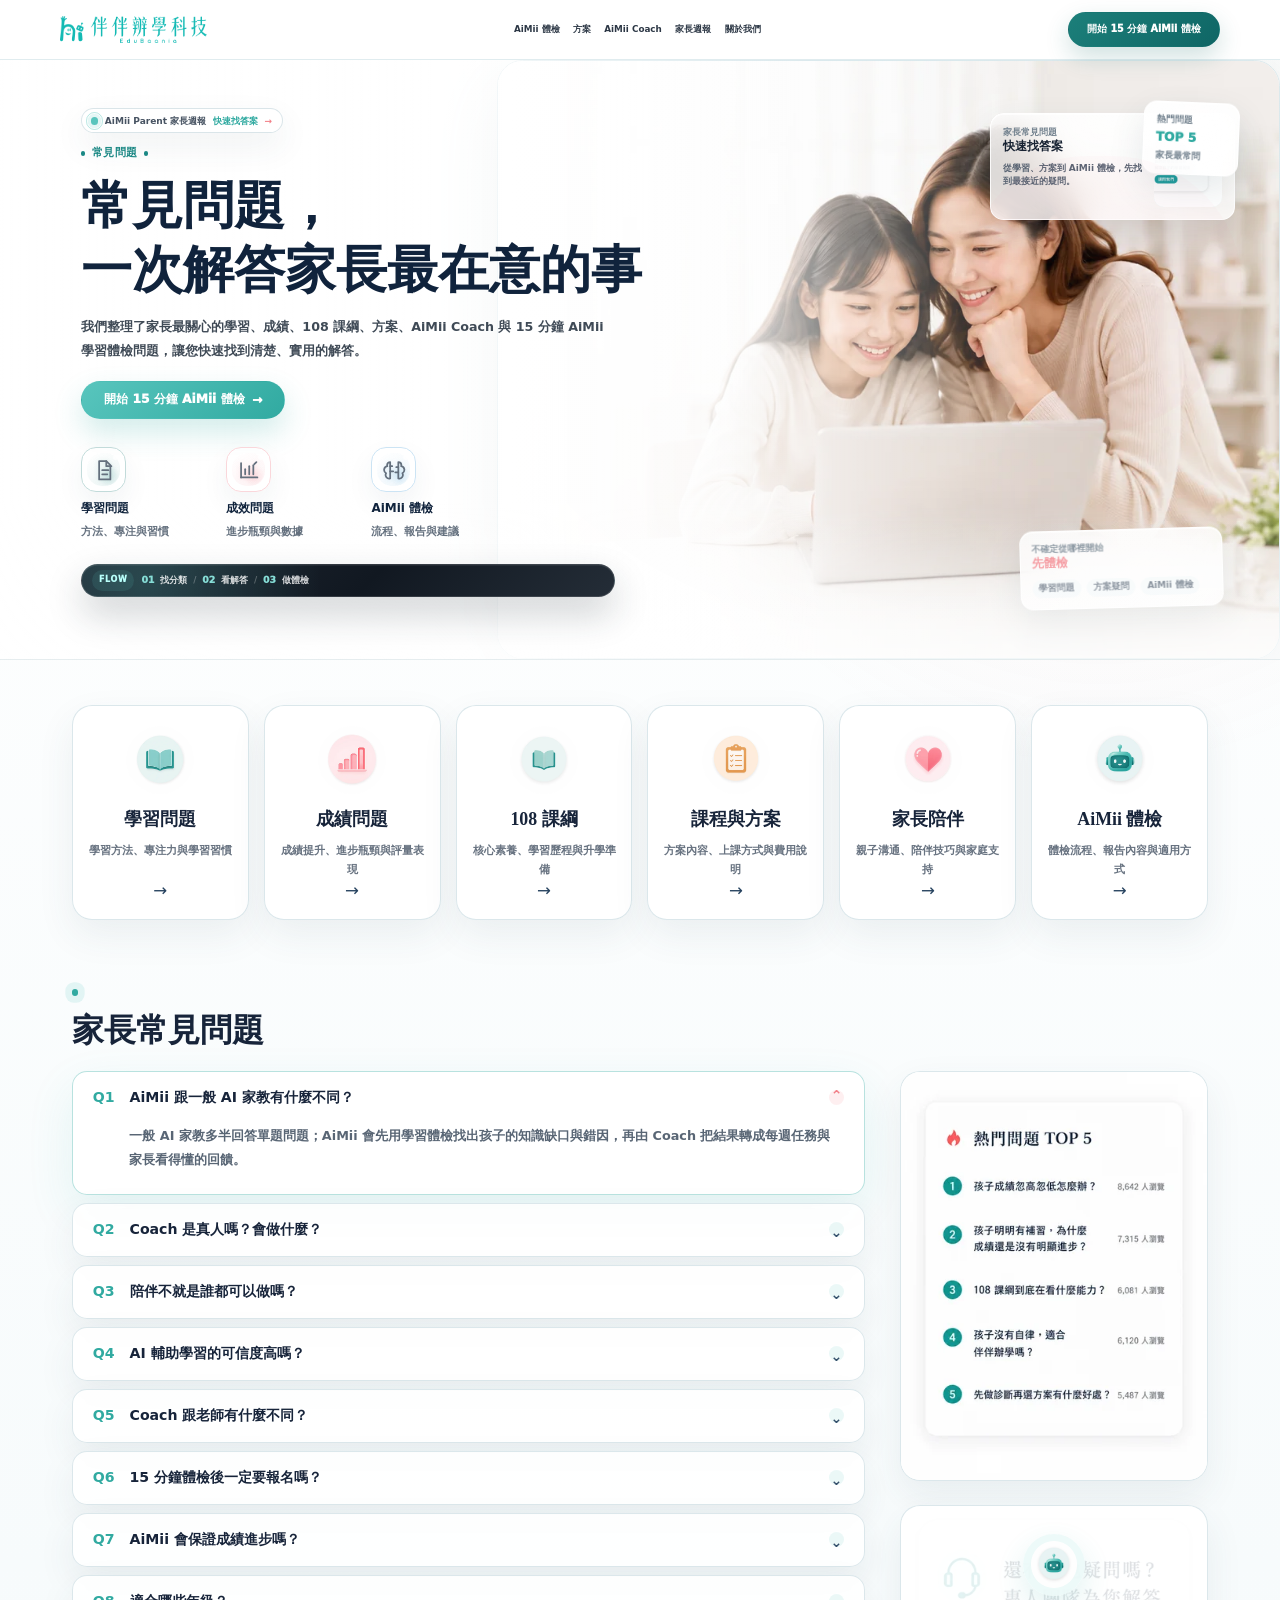
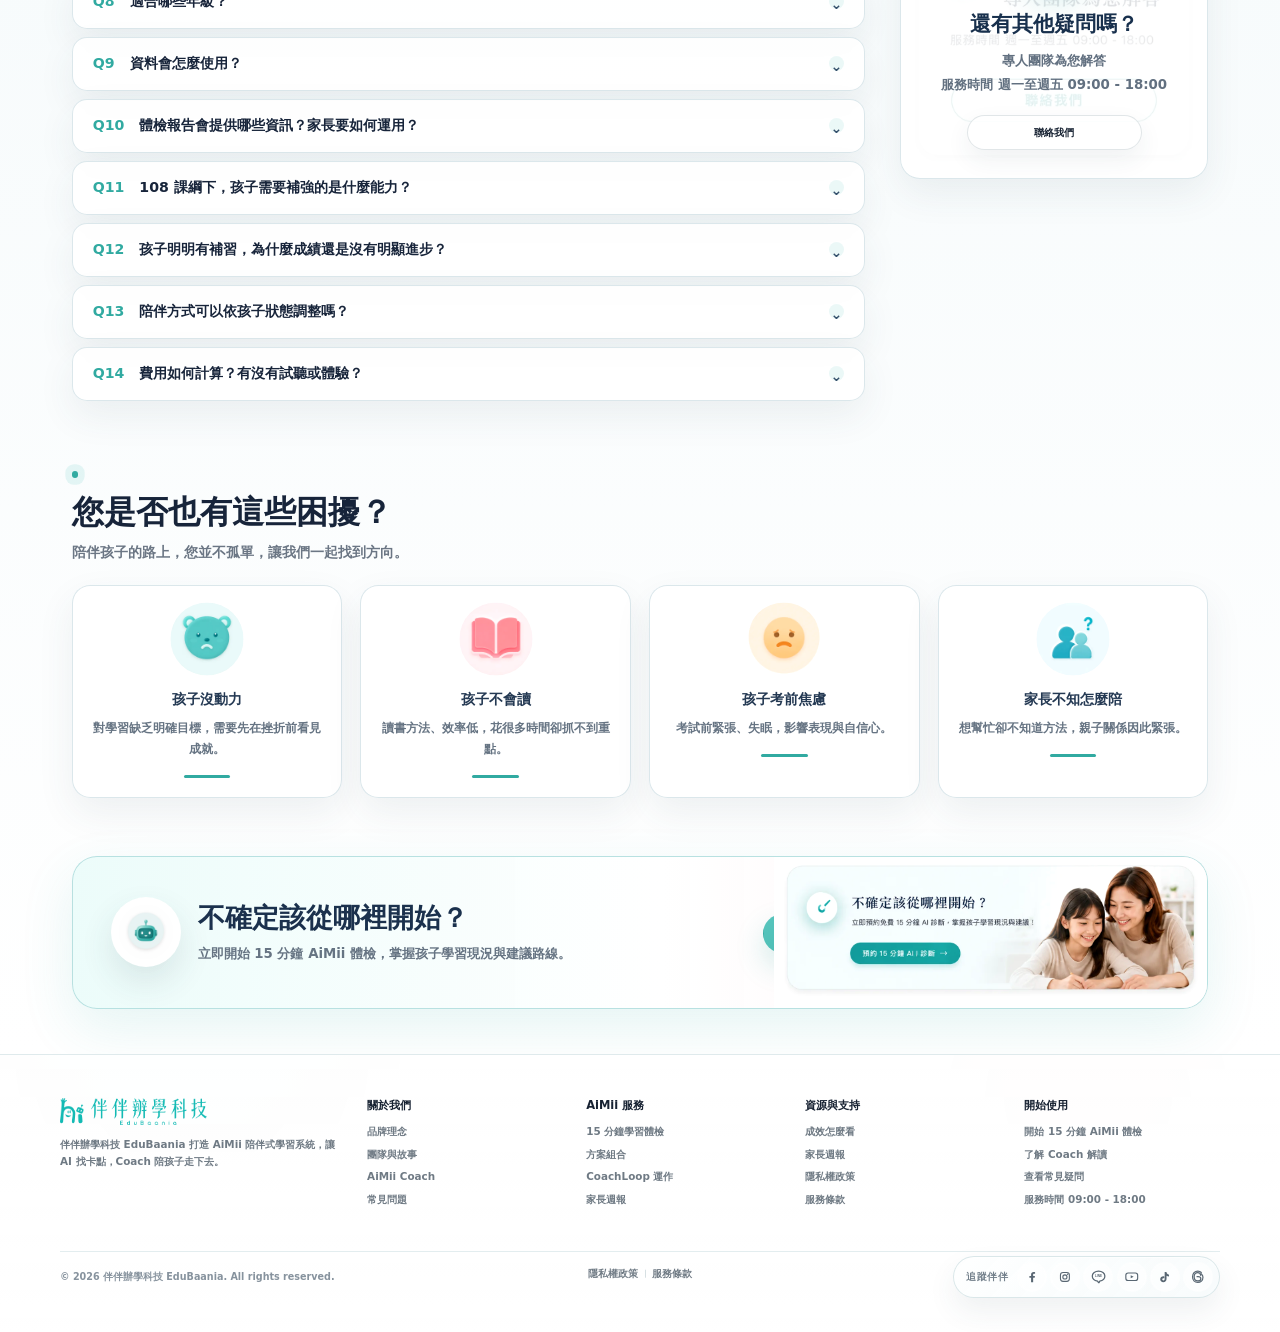
<file: faq/index.html>
<!DOCTYPE html>
<html lang="zh-Hant">
<head>
  <meta charset="UTF-8" />
  <meta name="viewport" content="width=device-width, initial-scale=1.0" />
  <title>常見問題｜一次解答家長最在意的事</title>
  <meta name="description" content="整理家長最常問的學習問題、成績進步、108 課綱、方案、AiMii Coach 與 AiMii 學習體檢疑問，幫你快速看懂如何開始。" />
  <link rel="canonical" href="https://edubaania.com/faq/" />
  <meta property="og:type" content="website" />
  <meta property="og:locale" content="zh_TW" />
  <meta property="og:site_name" content="伴伴辦學 EduBaania" />
  <meta property="og:title" content="常見問題｜一次解答家長最在意的事" />
  <meta property="og:description" content="整理家長最常問的學習問題、成績進步、108 課綱、方案、AiMii Coach 與 AiMii 學習體檢疑問。" />
  <meta property="og:url" content="https://edubaania.com/faq/" />
  <meta property="og:image" content="https://edubaania.com/assets/optimized/faq/hero-family.webp" />
  <meta name="twitter:card" content="summary_large_image" />
  <meta name="twitter:title" content="常見問題｜一次解答家長最在意的事" />
  <meta name="twitter:description" content="整理家長最常問的學習問題、成績進步、108 課綱、方案、AiMii Coach 與 AiMii 學習體檢疑問。" />
  <meta name="twitter:image" content="https://edubaania.com/assets/optimized/faq/hero-family.webp" />
  <link rel="icon" type="image/png" href="../assets/hero/logo.png" />
  <link rel="stylesheet" href="../styles.css?v=20260628proof1" />
  <script type="application/ld+json">[
    {
      "@context": "https://schema.org",
      "@type": "Organization",
      "name": "伴伴辦學 EduBaania",
      "alternateName": "EduBaania",
      "url": "https://edubaania.com/",
      "logo": "https://edubaania.com/assets/hero/logo.png"
    },
    {
      "@context": "https://schema.org",
      "@type": "FAQPage",
      "mainEntity": [
        {"@type":"Question","name":"AiMii 跟一般 AI 家教有什麼不同？","acceptedAnswer":{"@type":"Answer","text":"一般 AI 家教多半回答單題問題；AiMii 會先用學習體檢找出知識缺口與錯因，再由 Coach 把結果轉成每週任務與家長看得懂的回饋。"}},
        {"@type":"Question","name":"Coach 是真人嗎？會做什麼？","acceptedAnswer":{"@type":"Answer","text":"是。Coach 不是單純盯作業，而是根據 AiMii 的學習資料追蹤進度、調整任務、鼓勵孩子，並把孩子狀態整理給家長。"}},
        {"@type":"Question","name":"陪伴不就是誰都可以做嗎？","acceptedAnswer":{"@type":"Answer","text":"一般陪伴可能只是陪坐或提醒；AiMii Coach 會依據錯題、完成率、學習節奏與情緒反應，判斷下一週要補強什麼、調整什麼。"}},
        {"@type":"Question","name":"AI 輔助學習的可信度高嗎？","acceptedAnswer":{"@type":"Answer","text":"AiMii 不把 AI 當成唯一答案，而是把 AI 當成學習資料的偵測與整理工具，再由真人 Coach 判讀與調整。"}},
        {"@type":"Question","name":"Coach 跟老師有什麼不同？","acceptedAnswer":{"@type":"Answer","text":"老師主要負責教學與解題；Coach 負責學習節奏、任務追蹤、策略調整與家長回饋，幫孩子把學習變成每天做得到的行動。"}},
        {"@type":"Question","name":"15 分鐘體檢後一定要報名嗎？","acceptedAnswer":{"@type":"Answer","text":"不一定。體檢的目的是先看懂孩子目前卡在哪裡，家長可以先拿到初步建議，再決定是否需要 Core、Coach 或 Live 方案。"}},
        {"@type":"Question","name":"AiMii 會保證成績進步嗎？","acceptedAnswer":{"@type":"Answer","text":"不會承諾短期保證分數。AiMii 更重視每週看得見的任務完成、錯因改善與學習習慣建立。"}},
        {"@type":"Question","name":"資料會怎麼使用？","acceptedAnswer":{"@type":"Answer","text":"孩子的作答與學習資料只會用於產生學習建議、Coach 追蹤與家長週報；若作為成效統計，會採匿名與去識別化處理。"}}
      ]
    }
  ]</script>
  <script src="../static.js?v=20260628proof1" defer></script>
</head>
<body>
  <a class="skip-link" href="#main-content">跳到主要內容</a>
  <div class="site-scale-viewport" data-desktop-scale>
    <div class="site">
      <header class="site-header">
        <a class="brand brand-faq" href="../" aria-label="伴伴辦學首頁">
          <img class="brand-logo" src="../assets/hero/logo.png" alt="伴伴辦學 EduBaania" decoding="async">
        </a>
        <nav class="site-nav" aria-label="主選單">
            <a href="../diagnosis/">AiMii 體檢</a><a href="../programs/">方案</a><a href="../coach/">AiMii Coach</a><a href="../parent/">家長週報</a><a href="../about/">關於我們</a>
          </nav>
        <div class="header-actions">
            <a class="btn small" href="../diagnosis/">開始 15 分鐘 AiMii 體檢</a>
          </div>
      </header>

      <main class="page-main page-faq">
        <section class="hero motion-faq is-depth-current" id="main-content">
          <div class="hero-content">
        <div class="hero-taste-badge">
        <span class="badge-ping" aria-hidden="true"></span>
        <span class="badge-label">AiMii Parent 家長週報</span>
        <strong>快速找答案</strong>
        <span class="badge-arrow" aria-hidden="true">→</span>
      </div>
            <div class="eyebrow">常見問題</div>
            <h1><span class="hero-title-main">常見問題，</span><span class="hero-title-sub">一次解答家長最在意的事</span></h1>
            <p class="hero-copy">我們整理了家長最關心的學習、成績、108 課綱、方案、AiMii Coach 與 15 分鐘 AiMii 學習體檢問題，讓您快速找到清楚、實用的解答。</p>
            <div class="hero-actions"><a class="btn" href="../diagnosis/">開始 15 分鐘 AiMii 體檢<span class="btn-arrow" aria-hidden="true">→</span></a></div>
        <div class="hero-points">
                  <div class="hero-point">
                    <span class="icon" data-icon="doc" aria-hidden="true"><svg viewBox="0 0 24 24"><path d="M7 3h7l4 4v14H7z"></path><path d="M14 3v5h5"></path><path d="M10 12h6M10 16h5"></path></svg></span>
                    <strong>學習問題</strong>
                    <span>方法、專注與習慣</span>
                  </div>
                  <div class="hero-point">
                    <span class="icon coral" data-icon="chart" aria-hidden="true"><svg viewBox="0 0 24 24"><path d="M4 19V5"></path><path d="M4 19h16"></path><path d="M8 16v-5"></path><path d="M12 16V8"></path><path d="M16 16v-9"></path><path d="m17 6 2-2"></path></svg></span>
                    <strong>成效問題</strong>
                    <span>進步瓶頸與數據</span>
                  </div>
                  <div class="hero-point">
                    <span class="icon sky" data-icon="brain" aria-hidden="true"><svg viewBox="0 0 24 24"><path d="M8 4a3 3 0 0 0-3 3 3 3 0 0 0 .2 1A3.7 3.7 0 0 0 4 14.9 3.5 3.5 0 0 0 8 20V4Z"></path><path d="M16 4a3 3 0 0 1 3 3 3 3 0 0 1-.2 1 3.7 3.7 0 0 1 1.2 6.9A3.5 3.5 0 0 1 16 20V4Z"></path><path d="M8 8h2M8 13h3M16 9h-2M16 14h-3"></path></svg></span>
                    <strong>AiMii 體檢</strong>
                    <span>流程、報告與建議</span>
                  </div>
          </div>
        <div class="hero-flow-command" aria-label="常見問題三步流程">
        <span class="hero-flow-kicker">FLOW</span>
        <div class="hero-flow-track">
          <span><b>01</b>找分類</span><i aria-hidden="true">/</i><span><b>02</b>看解答</span><i aria-hidden="true">/</i><span><b>03</b>做體檢</span>
        </div>
      </div>
          </div>
          <div class="hero-visual">
        <div class="photo-card" data-premium-tilt=""><img src="../assets/optimized/faq/hero-family.webp" alt="媽媽陪孩子一起查看學習問題與答案" loading="eager" decoding="async"></div>
        <div class="hero-preview-wall" aria-hidden="true">
        <article class="hero-preview-card preview-main">
          <div>
            <span>家長常見問題</span>
            <strong>快速找答案</strong>
            <p>從學習、方案到 AiMii 體檢，先找到最接近的疑問。</p>
          </div>
          <figure><img src="../assets/optimized/faq/hero-card-start.webp" alt="" loading="lazy" decoding="async"></figure>
        </article>
        <article class="hero-preview-card preview-metric">
          <span>熱門問題</span>
          <strong>TOP 5</strong>
          <em>家長最常問</em>
        </article>
        <article class="hero-preview-card preview-proof">
          <span>不確定從哪裡開始</span>
          <strong>先體檢</strong>
          <div>
            <i>學習問題</i>
            <i>方案疑問</i>
            <i>AiMii 體檢</i>
          </div>
        </article>
      </div>
          </div>
          <div class="micro-layer motion-about" aria-hidden="true"><span class="blob"></span></div>
        </section>

        <nav class="faq-ref-category-grid" aria-label="常見問題分類">
          <a href="#faq-learning" class="faq-ref-category" data-faq-category="learning">
            <img src="../assets/optimized/faq/category-learning.webp" alt="" loading="eager" decoding="async">
            <strong>學習問題</strong>
            <span>學習方法、專注力與學習習慣</span>
            <i aria-hidden="true">→</i>
          </a>
          <a href="#faq-progress" class="faq-ref-category" data-faq-category="progress">
            <img src="../assets/optimized/faq/category-progress.webp" alt="" loading="eager" decoding="async">
            <strong>成績問題</strong>
            <span>成績提升、進步瓶頸與評量表現</span>
            <i aria-hidden="true">→</i>
          </a>
          <a href="#faq-108" class="faq-ref-category" data-faq-category="curriculum">
            <img src="../assets/optimized/faq/category-108.webp" alt="" loading="eager" decoding="async">
            <strong>108 課綱</strong>
            <span>核心素養、學習歷程與升學準備</span>
            <i aria-hidden="true">→</i>
          </a>
          <a href="#faq-program" class="faq-ref-category" data-faq-category="program">
            <img src="../assets/optimized/faq/category-program.webp" alt="" loading="eager" decoding="async">
            <strong>課程與方案</strong>
            <span>方案內容、上課方式與費用說明</span>
            <i aria-hidden="true">→</i>
          </a>
          <a href="#faq-parent" class="faq-ref-category" data-faq-category="parent">
            <img src="../assets/optimized/faq/category-parent.webp" alt="" loading="eager" decoding="async">
            <strong>家長陪伴</strong>
            <span>親子溝通、陪伴技巧與家庭支持</span>
            <i aria-hidden="true">→</i>
          </a>
          <a href="#faq-ai" class="faq-ref-category" data-faq-category="ai">
            <img src="../assets/optimized/faq/category-ai.webp" alt="" loading="eager" decoding="async">
            <strong>AiMii 體檢</strong>
            <span>體檢流程、報告內容與適用方式</span>
            <i aria-hidden="true">→</i>
          </a>
        </nav>

        <section class="faq-ref-main-section" id="faq-learning">
          <div class="faq-ref-section-head">
            <span></span>
            <h2>家長常見問題</h2>
          </div>
          <div class="faq-ref-main-grid">
            <div class="faq faq-ref-list">
              <details open data-faq-item="ai">
                <summary><span>Q1</span>AiMii 跟一般 AI 家教有什麼不同？</summary>
                <p>一般 AI 家教多半回答單題問題；AiMii 會先用學習體檢找出孩子的知識缺口與錯因，再由 Coach 把結果轉成每週任務與家長看得懂的回饋。</p>
              </details>
              <details data-faq-item="parent" id="faq-parent">
                <summary><span>Q2</span>Coach 是真人嗎？會做什麼？</summary>
                <p>是。Coach 不是單純盯作業，而是根據 AiMii 的學習資料追蹤進度、調整任務、鼓勵孩子，並把孩子的狀態整理給家長。AI 看見數據，Coach 看懂孩子。</p>
              </details>
              <details data-faq-item="parent">
                <summary><span>Q3</span>陪伴不就是誰都可以做嗎？</summary>
                <p>一般陪伴可能只是陪坐或提醒，但 AiMii Coach 會依據孩子的錯題、完成率、學習節奏與情緒反應，判斷下一週要補強什麼、減少什麼，以及如何讓孩子更願意持續學習。</p>
              </details>
              <details data-faq-item="parent">
                <summary><span>Q4</span>AI 輔助學習的可信度高嗎？</summary>
                <p>AiMii 不把 AI 當成唯一答案，而是把 AI 當成學習資料的偵測與整理工具。AI 先協助分析錯題、弱點與任務狀態，真人 Coach 再依孩子實際狀況判讀與調整。</p>
              </details>
              <details data-faq-item="parent">
                <summary><span>Q5</span>Coach 跟老師有什麼不同？</summary>
                <p>老師主要負責教學與解題；Coach 負責學習節奏、任務追蹤、策略調整與家長回饋。孩子需要老師教會知識，也需要 Coach 幫他把學習變成每天做得到的行動。</p>
              </details>
              <details data-faq-item="ai" id="faq-ai">
                <summary><span>Q6</span>15 分鐘體檢後一定要報名嗎？</summary>
                <p>不一定。體檢的目的是先看懂孩子目前卡在哪裡，家長可以先拿到初步建議，再決定是否需要 Core、Coach 或 Live 方案。</p>
              </details>
              <details data-faq-item="progress" id="faq-progress">
                <summary><span>Q7</span>AiMii 會保證成績進步嗎？</summary>
                <p>不會承諾短期保證分數。AiMii 更重視每週看得見的任務完成、錯因改善與學習習慣建立，讓家長知道孩子正在往哪裡變好。</p>
              </details>
              <details data-faq-item="program" id="faq-program">
                <summary><span>Q8</span>適合哪些年級？</summary>
                <p>第一階段以國小高年級到國中學生為主，尤其適合已經開始需要自主讀書、但還缺少方法與節奏的孩子。</p>
              </details>
              <details data-faq-item="ai">
                <summary><span>Q9</span>資料會怎麼使用？</summary>
                <p>孩子的作答與學習資料只會用於產生學習建議、Coach 追蹤與家長週報；若作為成效統計，會採匿名與去識別化處理。</p>
              </details>
              <details data-faq-item="ai">
                <summary><span>Q10</span>體檢報告會提供哪些資訊？家長要如何運用？</summary>
                <p>報告會整理掌握度、知識缺口、錯因與學習行為，並給出優先補強建議。家長可以用報告看懂孩子目前卡點，不再只靠考試分數猜原因。</p>
              </details>
              <details data-faq-item="curriculum" id="faq-108">
                <summary><span>Q11</span>108 課綱下，孩子需要補強的是什麼能力？</summary>
                <p>除了熟練題型，孩子也需要閱讀理解、題意轉換、表達與應用能力。AiMii 會把這些能力拆成可追蹤的任務，讓家長看得懂下一步要補什麼。</p>
              </details>
              <details data-faq-item="learning">
                <summary><span>Q12</span>孩子明明有補習，為什麼成績還是沒有明顯進步？</summary>
                <p>很多孩子不是沒有努力，而是補強方向沒有對準真正弱點。伴伴會先定位知識缺口，再把練習順序與每日任務排出來，讓時間用在最需要處理的地方。</p>
              </details>
              <details data-faq-item="program">
                <summary><span>Q13</span>陪伴方式可以依孩子狀態調整嗎？</summary>
                <p>可以。AiMii 會先看體檢結果與家長需求，再建議 Core、Coach 或 Live 的組合；開始後也會依週報與 Coach 回饋持續調整。</p>
              </details>
              <details data-faq-item="program">
                <summary><span>Q14</span>費用如何計算？有沒有試聽或體驗？</summary>
                <p>建議先做 15 分鐘 AiMii 體檢，了解孩子狀態後再由顧問說明合適的陪伴方式與下一步安排。</p>
              </details>
            </div>

            <aside class="faq-ref-side">
              <div class="faq-ref-side-card hot">
                <img src="../assets/optimized/faq/hot-top5.webp" alt="熱門問題 Top 5 排行" loading="eager" decoding="async">
              </div>
              <div class="faq-ref-side-card contact">
                <img src="../assets/optimized/faq/contact-card.webp" alt="還有其他疑問可聯絡顧問" loading="eager" decoding="async">
                <div class="faq-ref-contact-content">
                  <span class="faq-ref-contact-icon">
                    <img src="../assets/optimized/faq/category-ai.webp" alt="" loading="eager" decoding="async">
                  </span>
                  <h3>還有其他疑問嗎？</h3>
                  <p>專人團隊為您解答<br>服務時間 週一至週五 09:00 - 18:00</p>
                </div>
                <a class="btn secondary" href="../parent/">聯絡我們</a>
              </div>
            </aside>
          </div>
        </section>

        <section class="faq-ref-concerns">
          <div class="faq-ref-section-head">
            <span></span>
            <h2>您是否也有這些困擾？</h2>
            <p>陪伴孩子的路上，您並不孤單，讓我們一起找到方向。</p>
          </div>
          <div class="faq-ref-concern-grid">
            <article>
              <img src="../assets/optimized/faq/concern-motivation.webp" alt="" loading="eager" decoding="async">
              <strong>孩子沒動力</strong>
              <p>對學習缺乏明確目標，需要先在挫折前看見成就。</p>
            </article>
            <article>
              <img src="../assets/optimized/faq/concern-reading.webp" alt="" loading="eager" decoding="async">
              <strong>孩子不會讀</strong>
              <p>讀書方法、效率低，花很多時間卻抓不到重點。</p>
            </article>
            <article>
              <img src="../assets/optimized/faq/concern-anxiety.webp" alt="" loading="eager" decoding="async">
              <strong>孩子考前焦慮</strong>
              <p>考試前緊張、失眠，影響表現與自信心。</p>
            </article>
            <article>
              <img src="../assets/optimized/faq/concern-parent.webp" alt="" loading="eager" decoding="async">
              <strong>家長不知怎麼陪</strong>
              <p>想幫忙卻不知道方法，親子關係因此緊張。</p>
            </article>
          </div>
          <img class="faq-ref-concern-overview" src="../assets/optimized/faq/concern-overview.webp" alt="四種常見親子學習困擾整理" loading="eager" decoding="async">
        </section>

        <section class="faq-ref-cta">
          <div class="faq-ref-cta-icon">
            <img src="../assets/optimized/faq/category-ai.webp" alt="" loading="eager" decoding="async">
          </div>
          <div>
            <h2>不確定該從哪裡開始？</h2>
            <p>立即開始 15 分鐘 AiMii 體檢，掌握孩子學習現況與建議路線。</p>
          </div>
          <a class="btn" href="../diagnosis/">開始 15 分鐘 AiMii 體檢 <span aria-hidden="true">→</span></a>
          <img class="faq-ref-cta-family" src="../assets/optimized/faq/cta-family.webp" alt="家長與孩子一起開始學習體檢" loading="eager" decoding="async">
        </section>
      </main>

      <footer class="footer footer-home">
        <div class="footer-shell">
          <div class="footer-brand">
            <a class="brand brand-home" href="../" aria-label="伴伴辦學首頁">
              <img class="brand-logo" src="../assets/hero/logo.png" alt="伴伴辦學科技 EduBaania" decoding="async">
            </a>
            <p>伴伴辦學科技 EduBaania 打造 AiMii 陪伴式學習系統，讓 AI 找卡點，Coach 陪孩子走下去。</p>
          </div>
          <div class="footer-group"><h3>關於我們</h3><a href="../about/">品牌理念</a><a href="../about/">團隊與故事</a><a href="../coach/">AiMii Coach</a><a href="../faq/">常見問題</a></div><div class="footer-group"><h3>AiMii 服務</h3><a href="../diagnosis/">15 分鐘學習體檢</a><a href="../programs/">方案組合</a><a href="../system/">CoachLoop 運作</a><a href="../parent/">家長週報</a></div><div class="footer-group"><h3>資源與支持</h3><a href="../progress/">成效怎麼看</a><a href="../parent/">家長週報</a><a href="../privacy/">隱私權政策</a><a href="../terms/">服務條款</a></div><div class="footer-group"><h3>開始使用</h3><a href="../diagnosis/">開始 15 分鐘 AiMii 體檢</a><a href="../coach/">了解 Coach 解讀</a><a href="../faq/">查看常見疑問</a><span>服務時間 09:00 - 18:00</span></div>
          <div class="footer-bottom">
            <span>© 2026 伴伴辦學科技 EduBaania. All rights reserved.</span>
            <nav class="footer-legal" aria-label="頁尾法律連結">
              <a href="../privacy/">隱私權政策</a>
              <a href="../terms/">服務條款</a>
            </nav>
            <div class="footer-social" aria-label="社群連結">
              <span class="footer-social-label">追蹤伴伴</span>
              <div class="footer-social-links">
                <a class="footer-social-link social-facebook" href="../" aria-label="Facebook"><svg viewBox="0 0 32 32" aria-hidden="true" focusable="false"><path fill="currentColor" d="M18.5 27v-9.3h3.1l.5-3.7h-3.6v-2.4c0-1.1.3-1.9 1.9-1.9h2V6.4c-.9-.1-1.9-.2-3-.2-3 0-5.1 1.9-5.1 5.3V14h-3.4v3.7h3.4V27h4.2Z"></path></svg></a>
                <a class="footer-social-link social-instagram" href="../" aria-label="Instagram"><svg viewBox="0 0 32 32" aria-hidden="true" focusable="false"><rect x="7" y="7" width="18" height="18" rx="5.2" fill="none" stroke="currentColor" stroke-width="2.2"></rect><circle cx="16" cy="16" r="4.2" fill="none" stroke="currentColor" stroke-width="2.2"></circle><circle cx="21.4" cy="10.8" r="1.45" fill="currentColor"></circle></svg></a>
                <a class="footer-social-link social-line" href="../" aria-label="LINE"><svg viewBox="0 0 32 32" aria-hidden="true" focusable="false"><path fill="none" stroke="currentColor" stroke-width="2.1" stroke-linejoin="round" d="M16 6.7c-5.8 0-10.5 3.8-10.5 8.5 0 4.2 3.7 7.7 8.8 8.4l1.4 2.3c.3.5 1 .5 1.2-.1l.9-2.1c4.9-.7 8.7-4.2 8.7-8.5 0-4.7-4.7-8.5-10.5-8.5Z"></path><text x="16" y="17.5" text-anchor="middle" font-size="5.4" font-weight="900" fill="currentColor" font-family="Arial, sans-serif">LINE</text></svg></a>
                <a class="footer-social-link social-youtube" href="../" aria-label="YouTube"><svg viewBox="0 0 32 32" aria-hidden="true" focusable="false"><rect x="5.2" y="9.2" width="21.6" height="13.6" rx="4.2" fill="none" stroke="currentColor" stroke-width="2.1"></rect><path fill="currentColor" d="M14.1 13.1v5.8l5.4-2.9-5.4-2.9Z"></path></svg></a>
                <a class="footer-social-link social-tiktok" href="../" aria-label="TikTok"><svg viewBox="0 0 32 32" aria-hidden="true" focusable="false"><path fill="currentColor" d="M19.1 6.1c.4 3 2.2 4.9 5.2 5.3v3.7c-1.9-.1-3.5-.6-5-1.6v6.3c0 4.3-2.7 7-6.7 7-3.5 0-6.1-2.5-6.1-5.9 0-3.6 2.9-6 6.8-6 .5 0 1 .1 1.4.2v3.7c-.5-.2-.9-.2-1.4-.2-1.6 0-2.7.9-2.7 2.2s1 2.2 2.4 2.2c1.6 0 2.5-1 2.5-2.9v-14h3.6Z"></path></svg></a>
                <a class="footer-social-link social-threads" href="../" aria-label="Threads"><svg viewBox="0 0 32 32" aria-hidden="true" focusable="false"><path fill="none" stroke="currentColor" stroke-linecap="round" stroke-linejoin="round" stroke-width="2.25" d="M21.6 13.4c-.5-3.2-2.5-5-5.8-5-4 0-6.4 2.9-6.4 7.6 0 4.9 2.5 7.7 6.8 7.7 3.1 0 5.4-1.7 5.4-4.2 0-2.3-1.8-3.7-4.8-3.7h-2.1"></path><path fill="none" stroke="currentColor" stroke-linecap="round" stroke-width="2.25" d="M22.7 10.9c1.8 1.4 2.8 3.5 2.8 6 0 5.5-4.1 9.5-9.6 9.5S6.5 22.2 6.5 16 10.4 5.6 16 5.6c2.6 0 4.9.9 6.4 2.6"></path></svg></a>
              </div>
            </div>
          </div>
        </div>
      </footer>
    </div>
  </div>
</body>
</html>
</file>
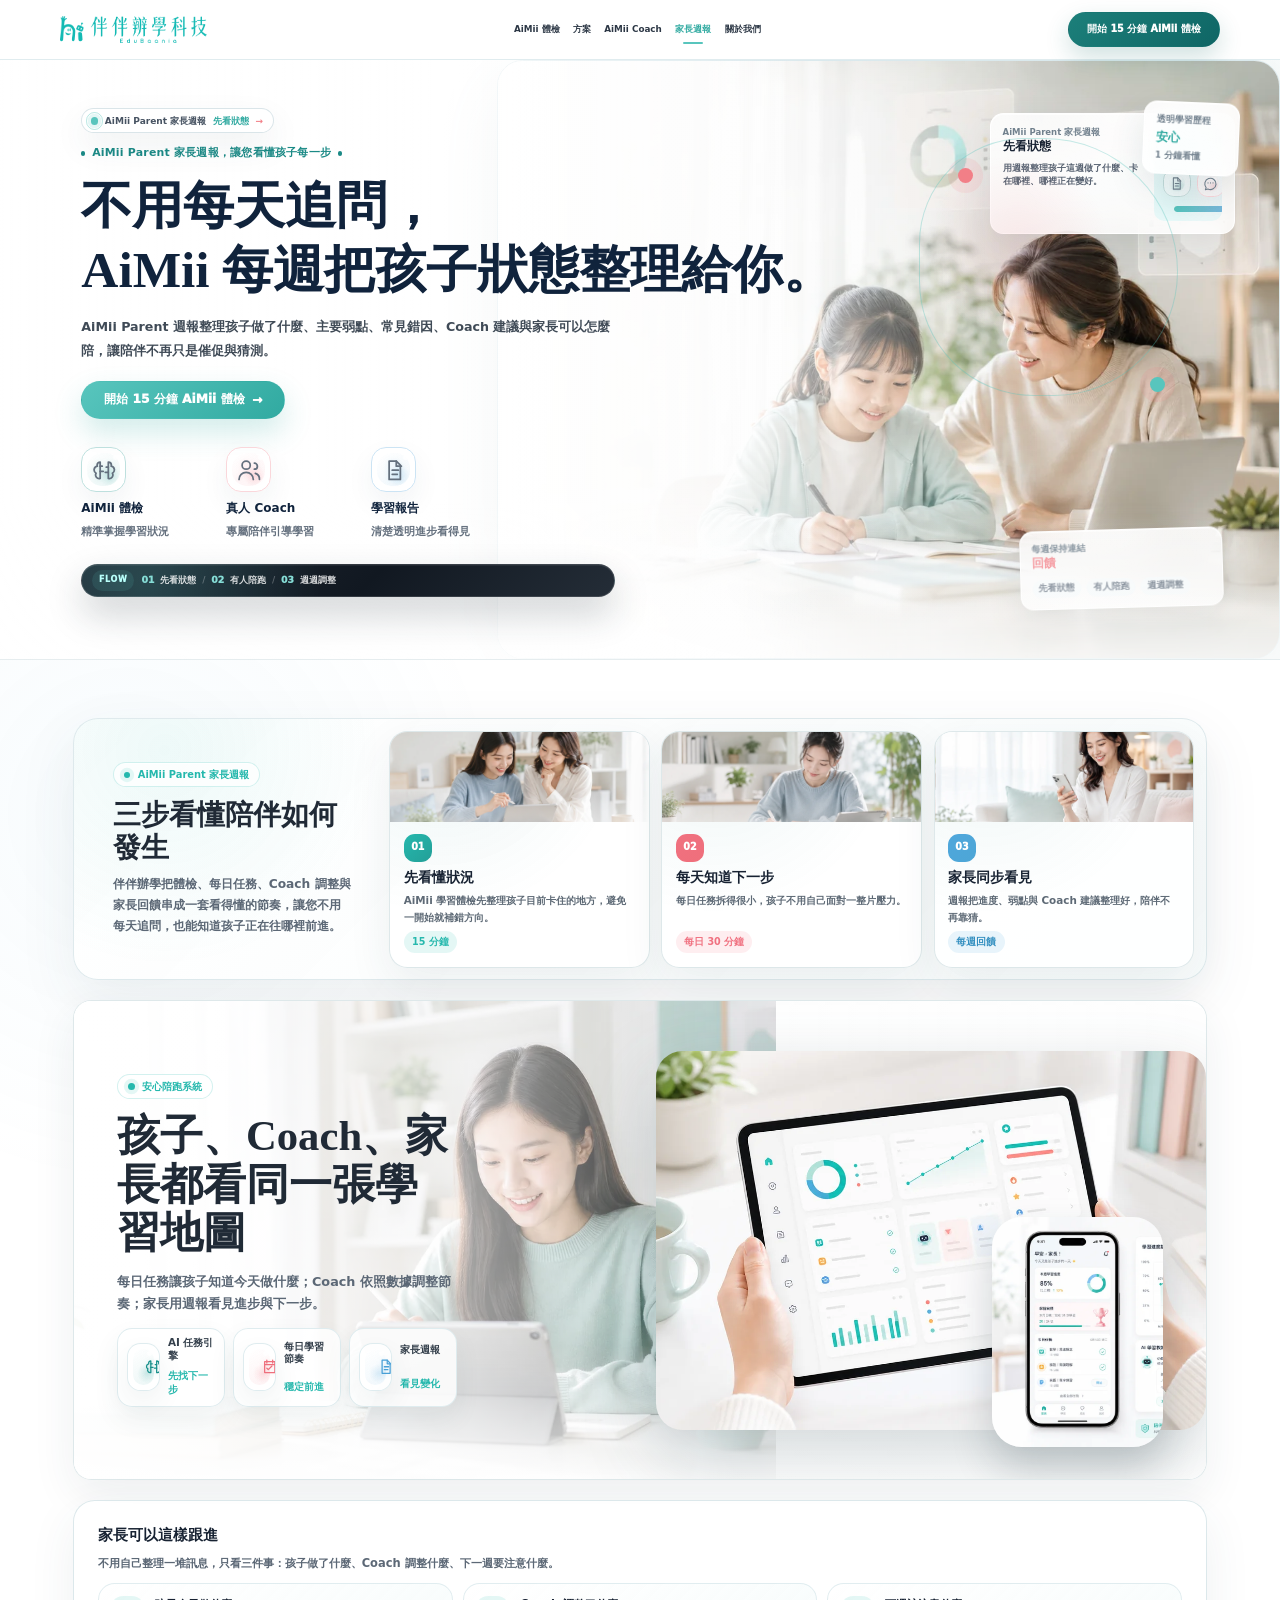
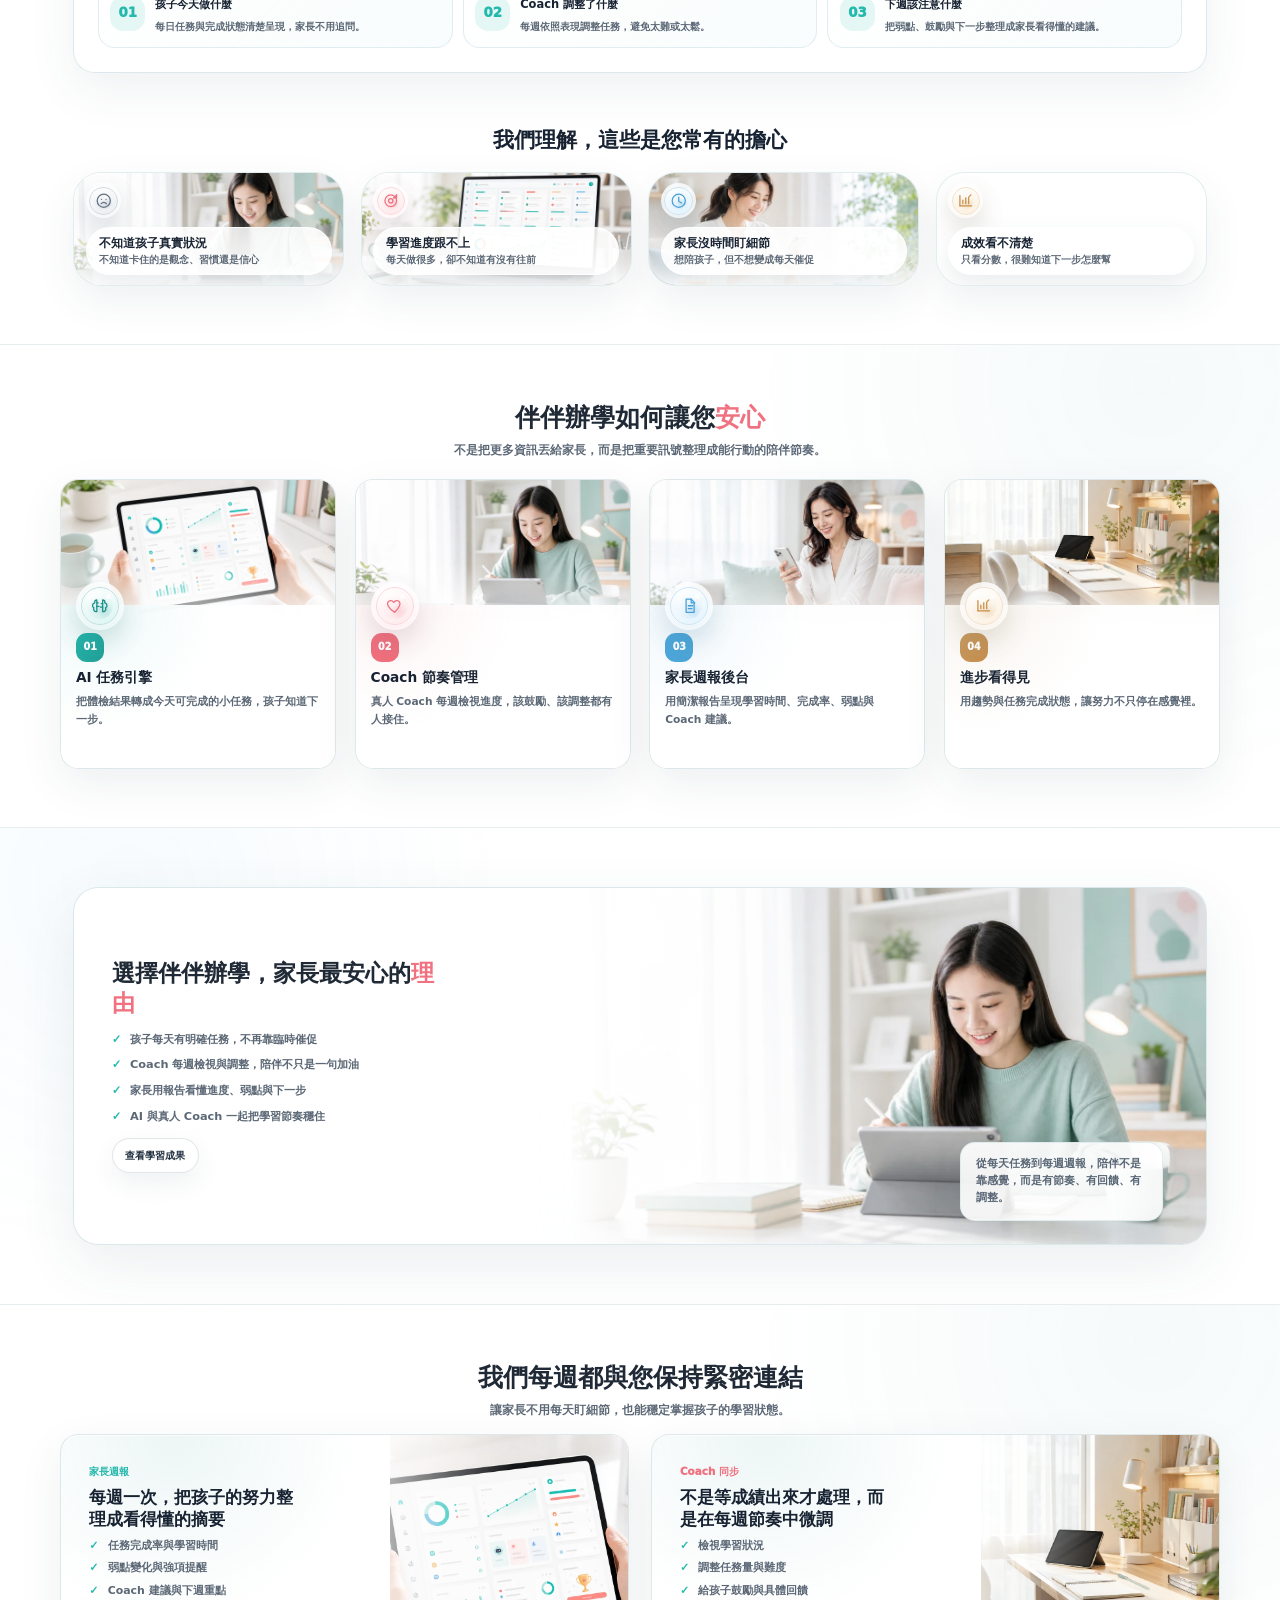
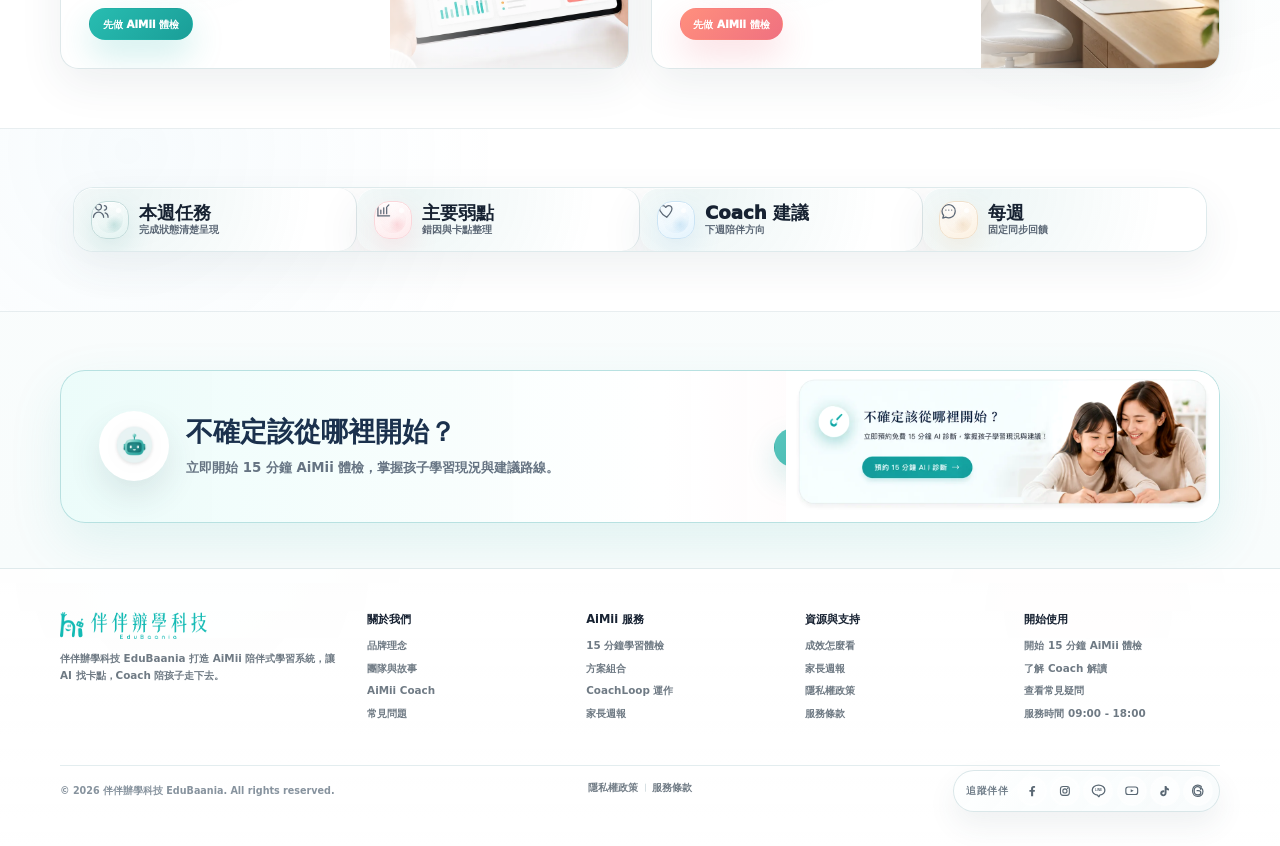
<file: parent/index.html>
<!DOCTYPE html>
<html lang="zh-Hant">
<head>
  <meta charset="UTF-8" />
  <meta name="viewport" content="width=device-width, initial-scale=1.0" />
  <title>AiMii Parent 家長週報｜少一點追問，多一點看得懂的孩子狀態</title>
  <meta name="description" content="家長可透過伴伴辦學週報與 Coach 回饋，掌握孩子學習時間、掌握度、弱點改善與下一步建議。" />
  <link rel="canonical" href="https://edubaania.com/parent/" />
  <meta property="og:type" content="website" />
  <meta property="og:locale" content="zh_TW" />
  <meta property="og:site_name" content="伴伴辦學 EduBaania" />
  <meta property="og:title" content="AiMii Parent 家長週報｜少一點追問，多一點看得懂的孩子狀態" />
  <meta property="og:description" content="家長可透過伴伴辦學週報與 Coach 回饋，掌握孩子學習時間、掌握度、弱點改善與下一步建議。" />
  <meta property="og:url" content="https://edubaania.com/parent/" />
  <meta property="og:image" content="https://edubaania.com/assets/optimized/hero/parent-hero.webp" />
  <meta name="twitter:card" content="summary_large_image" />
  <meta name="twitter:title" content="AiMii Parent 家長週報｜少一點追問，多一點看得懂的孩子狀態" />
  <meta name="twitter:description" content="家長可透過伴伴辦學週報與 Coach 回饋，掌握孩子學習時間、掌握度、弱點改善與下一步建議。" />
  <meta name="twitter:image" content="https://edubaania.com/assets/optimized/hero/parent-hero.webp" />
  <link rel="icon" type="image/png" href="../assets/hero/logo.png" />
  <link rel="stylesheet" href="../styles.css?v=20260628proof1" />
  <script type="application/ld+json">[{"@context":"https://schema.org","@type":"Organization","name":"伴伴辦學 EduBaania","alternateName":"EduBaania","url":"https://edubaania.com/","logo":"https://edubaania.com/assets/hero/logo.png","sameAs":[]},{"@context":"https://schema.org","@type":"WebPage","name":"AiMii Parent 家長週報｜少一點追問，多一點看得懂的孩子狀態","description":"家長可透過伴伴辦學週報與 Coach 回饋，掌握孩子學習時間、掌握度、弱點改善與下一步建議。","url":"https://edubaania.com/parent/","inLanguage":"zh-Hant","isPartOf":{"@type":"WebSite","name":"伴伴辦學 EduBaania","url":"https://edubaania.com/"}}]</script>
  <script src="../static.js?v=20260628proof1" defer></script>
</head>
<body>
  <a class="skip-link" href="#main-content">跳到主要內容</a>
  <div class="site-scale-viewport" data-desktop-scale>
    <div class="site">
            
        <header class="site-header">
          
        <a class="brand brand-parent" href="../" aria-label="伴伴辦學首頁">
          <img class="brand-logo" src="../assets/hero/logo.png" alt="伴伴辦學科技 EduBaania" decoding="async">
        </a>
          <nav class="site-nav" aria-label="主選單">
            <a href="../diagnosis/">AiMii 體檢</a><a href="../programs/">方案</a><a href="../coach/">AiMii Coach</a><a href="../parent/" aria-current="page">家長週報</a><a href="../about/">關於我們</a>
          </nav>
          <div class="header-actions">
            <a class="btn small" href="../diagnosis/">開始 15 分鐘 AiMii 體檢</a>
          </div>
        </header>
            <main class="page-main page-parent" style="--depth-near-y: 0.00px; --depth-mid-y: 0.00px; --depth-far-y: 0.00px; --depth-rotate: 0.00deg;">
              <div class="site-depth-field depth-parent" aria-hidden="true">
        <span class="depth-node depth-node-a"></span>
        <span class="depth-node depth-node-b"></span>
        <span class="depth-node depth-node-c"></span>
        <span class="depth-orbit depth-orbit-a"></span>
        <span class="depth-orbit depth-orbit-b"></span>
      </div>
              
        <section class="hero motion-parent is-depth-current" id="main-content">
          <div class="hero-content">
        <div class="hero-taste-badge">
        <span class="badge-ping" aria-hidden="true"></span>
        <span class="badge-label">AiMii Parent 家長週報</span>
        <strong>先看狀態</strong>
        <span class="badge-arrow" aria-hidden="true">→</span>
      </div>
        <div class="eyebrow">AiMii Parent 家長週報，讓您看懂孩子每一步</div>
        <h1><span class="hero-title-main">不用每天追問，</span><span class="hero-title-sub">AiMii 每週把孩子狀態整理給你。</span></h1>
        <p class="hero-copy">AiMii Parent 週報整理孩子做了什麼、主要弱點、常見錯因、Coach 建議與家長可以怎麼陪，讓陪伴不再只是催促與猜測。</p>
        
        <div class="hero-actions"><a class="btn" href="../diagnosis/">開始 15 分鐘 AiMii 體檢<span class="btn-arrow" aria-hidden="true">→</span></a></div>
        
        
        <div class="hero-points">
            
                  <div class="hero-point">
                    <span class="icon" data-icon="brain" aria-hidden="true"><svg viewBox="0 0 24 24"><path d="M8 4a3 3 0 0 0-3 3 3 3 0 0 0 .2 1A3.7 3.7 0 0 0 4 14.9 3.5 3.5 0 0 0 8 20V4Z"></path><path d="M16 4a3 3 0 0 1 3 3 3 3 0 0 1-.2 1 3.7 3.7 0 0 1 1.2 6.9A3.5 3.5 0 0 1 16 20V4Z"></path><path d="M8 8h2M8 13h3M16 9h-2M16 14h-3"></path></svg></span>
                    <strong>AiMii 體檢</strong>
                    <span>精準掌握學習狀況</span>
                  </div>
                  <div class="hero-point">
                    <span class="icon coral" data-icon="users" aria-hidden="true"><svg viewBox="0 0 24 24"><path d="M9 11a4 4 0 1 0 0-8 4 4 0 0 0 0 8Z"></path><path d="M2 21a7 7 0 0 1 14 0"></path><path d="M17 11a3 3 0 1 0 0-6"></path><path d="M18 15a6 6 0 0 1 4 6"></path></svg></span>
                    <strong>真人 Coach</strong>
                    <span>專屬陪伴引導學習</span>
                  </div>
                  <div class="hero-point">
                    <span class="icon sky" data-icon="doc" aria-hidden="true"><svg viewBox="0 0 24 24"><path d="M7 3h7l4 4v14H7z"></path><path d="M14 3v5h5"></path><path d="M10 12h6M10 16h5"></path></svg></span>
                    <strong>學習報告</strong>
                    <span>清楚透明進步看得見</span>
                  </div>
          </div>
        <div class="hero-flow-command" aria-label="AiMii Parent 家長週報三步流程">
        <span class="hero-flow-kicker">FLOW</span>
        <div class="hero-flow-track">
          <span>
                <b>01</b>
                先看狀態
              </span><i aria-hidden="true">/</i><span>
                <b>02</b>
                有人陪跑
              </span><i aria-hidden="true">/</i><span>
                <b>03</b>
                週週調整
              </span>
        </div>
      </div>
      </div>
          <div class="hero-visual">
        <div class="photo-card" data-premium-tilt=""><img src="../assets/optimized/hero/parent-hero.webp" alt="" loading="eager" decoding="async"></div>
        
        <div class="hero-preview-wall" aria-hidden="true">
        <article class="hero-preview-card preview-main">
          <div>
            <span>AiMii Parent 家長週報</span>
            <strong>先看狀態</strong>
            <p>用週報整理孩子這週做了什麼、卡在哪裡、哪裡正在變好。</p>
          </div>
          <figure class="hero-preview-diagram parent" aria-hidden="true">
        <span>AiMii Parent 家長週報</span>
        <div><span class="icon" data-icon="doc" aria-hidden="true"><svg viewBox="0 0 24 24"><path d="M7 3h7l4 4v14H7z"></path><path d="M14 3v5h5"></path><path d="M10 12h6M10 16h5"></path></svg></span><span class="icon coral" data-icon="chat" aria-hidden="true"><svg viewBox="0 0 24 24"><path d="M5 18.5 3.8 22l4-1.3a9 9 0 1 0-2.8-2.2Z"></path><path d="M8 11h.1M12 11h.1M16 11h.1"></path></svg></span><span class="icon sky" data-icon="users" aria-hidden="true"><svg viewBox="0 0 24 24"><path d="M9 11a4 4 0 1 0 0-8 4 4 0 0 0 0 8Z"></path><path d="M2 21a7 7 0 0 1 14 0"></path><path d="M17 11a3 3 0 1 0 0-6"></path><path d="M18 15a6 6 0 0 1 4 6"></path></svg></span></div>
        <i></i>
      </figure>
        </article>
        <article class="hero-preview-card preview-metric">
          <span>透明學習歷程</span>
          <strong>安心</strong>
          <em>1 分鐘看懂</em>
        </article>
        <article class="hero-preview-card preview-proof">
          <span>每週保持連結</span>
          <strong>回饋</strong>
          <div>
            <i>先看狀態</i>
            <i>有人陪跑</i>
            <i>週週調整</i>
          </div>
        </article>
      </div>
      </div>
          <div class="micro-layer motion-parent" aria-hidden="true"><span class="care-orbit"></span><span class="care-dot"></span><span class="care-dot"></span></div>
        </section>
              <section class="section flush-top page-home parent-home-skin home-redesign-entry is-visible" aria-label="AiMii Parent 家長週報三步總覽" style="transition-delay: 0ms;">
        <div class="home-reference-shell">
          <div class="home-quick-guide">
            <article class="home-guide-intro">
              <span class="home-pill"><i></i>AiMii Parent 家長週報</span>
              <h2>三步看懂陪伴如何發生</h2>
              <p>伴伴辦學把體檢、每日任務、Coach 調整與家長回饋串成一套看得懂的節奏，讓您不用每天追問，也能知道孩子正在往哪裡前進。</p>
            </article>
            <article class="home-step-card ">
                  <div>
                    <span>01</span>
                    <h3>先看懂狀況</h3>
                    <p>AiMii 學習體檢先整理孩子目前卡住的地方，避免一開始就補錯方向。</p>
                    <em>15 分鐘</em>
                  </div>
                  <figure><img class="" src="../assets/optimized/parent/parent-path-one.webp" alt="Coach 陪孩子查看平板上的學習狀況" loading="lazy" decoding="async"></figure>
                </article><article class="home-step-card coral">
                  <div>
                    <span>02</span>
                    <h3>每天知道下一步</h3>
                    <p>每日任務拆得很小，孩子不用自己面對一整片壓力。</p>
                    <em>每日 30 分鐘</em>
                  </div>
                  <figure><img class="" src="../assets/optimized/parent/parent-path-two.webp" alt="孩子依照每日任務在桌前練習" loading="lazy" decoding="async"></figure>
                </article><article class="home-step-card sky">
                  <div>
                    <span>03</span>
                    <h3>家長同步看見</h3>
                    <p>週報把進度、弱點與 Coach 建議整理好，陪伴不再靠猜。</p>
                    <em>每週回饋</em>
                  </div>
                  <figure><img class="" src="../assets/optimized/parent/parent-path-three.webp" alt="家長用手機查看孩子的學習回饋" loading="lazy" decoding="async"></figure>
                </article>
          </div>
    
          <div class="home-system-panel parent-home-system-panel">
            <div class="home-system-copy">
              <span class="home-pill"><i></i>安心陪跑系統</span>
              <h2>孩子、Coach、家長都看同一張學習地圖</h2>
              <p>每日任務讓孩子知道今天做什麼；Coach 依照數據調整節奏；家長用週報看見進步與下一步。</p>
              <div class="home-system-badges">
                <span><span class="icon" data-icon="brain" aria-hidden="true"><svg viewBox="0 0 24 24"><path d="M8 4a3 3 0 0 0-3 3 3 3 0 0 0 .2 1A3.7 3.7 0 0 0 4 14.9 3.5 3.5 0 0 0 8 20V4Z"></path><path d="M16 4a3 3 0 0 1 3 3 3 3 0 0 1-.2 1 3.7 3.7 0 0 1 1.2 6.9A3.5 3.5 0 0 1 16 20V4Z"></path><path d="M8 8h2M8 13h3M16 9h-2M16 14h-3"></path></svg></span><b>AI 任務引擎</b><small>先找下一步</small></span><span><span class="icon coral" data-icon="calendar" aria-hidden="true"><svg viewBox="0 0 24 24"><path d="M5 5h14v15H5z"></path><path d="M8 3v4M16 3v4M5 9h14"></path><path d="m8 14 2 2 5-5"></path></svg></span><b>每日學習節奏</b><small>穩定前進</small></span><span><span class="icon sky" data-icon="doc" aria-hidden="true"><svg viewBox="0 0 24 24"><path d="M7 3h7l4 4v14H7z"></path><path d="M14 3v5h5"></path><path d="M10 12h6M10 16h5"></path></svg></span><b>家長週報</b><small>看見變化</small></span>
              </div>
            </div>
            <figure class="home-system-photo"><img class="" src="../assets/optimized/system/hero-student-tablet.webp" alt="孩子使用平板查看學習任務" loading="eager" decoding="async"></figure>
            <figure class="home-system-tablet"><img class="" src="../assets/optimized/system/tablet-dashboard.webp" alt="家長與孩子共用的學習 dashboard" loading="eager" decoding="async"></figure>
            <figure class="home-system-phone"><img class="" src="../assets/optimized/parent/parent-report-phone.webp" alt="手機版家長週報與學習提醒" loading="eager" decoding="async"></figure>
          </div>
    
          <div class="home-parent-tracker">
            <h3>家長可以這樣跟進</h3>
            <p>不用自己整理一堆訊息，只看三件事：孩子做了什麼、Coach 調整什麼、下一週要注意什麼。</p>
            <div>
              <article><b>01</b><strong>孩子今天做什麼</strong><span>每日任務與完成狀態清楚呈現，家長不用追問。</span></article><article><b>02</b><strong>Coach 調整了什麼</strong><span>每週依照表現調整任務，避免太難或太鬆。</span></article><article><b>03</b><strong>下週該注意什麼</strong><span>把弱點、鼓勵與下一步整理成家長看得懂的建議。</span></article>
            </div>
          </div>
    
          <div class="home-pain-strip">
            <h2>我們理解，這些是您常有的擔心</h2>
            <div class="home-pain-grid">
              <article class="home-pain-card teal">
                    <figure><img class="" src="../assets/optimized/system/hero-student-tablet.webp" alt="孩子使用平板查看學習狀況" loading="eager" decoding="async"></figure>
                    <span><span class="icon" data-icon="frown" aria-hidden="true"><svg viewBox="0 0 24 24"><circle cx="12" cy="12" r="9"></circle><path d="M8.8 10h.1M15.1 10h.1"></path><path d="M8.5 16c1-1.2 2.1-1.8 3.5-1.8s2.5.6 3.5 1.8"></path></svg></span></span>
                    <div><strong>不知道孩子真實狀況</strong><small>不知道卡住的是觀念、習慣還是信心</small></div>
                  </article><article class="home-pain-card coral">
                    <figure><img class="" src="../assets/optimized/system/laptop-taskboard.webp" alt="學習任務看板與進度示意" loading="eager" decoding="async"></figure>
                    <span><span class="icon coral" data-icon="target" aria-hidden="true"><svg viewBox="0 0 24 24"><circle cx="12" cy="12" r="8"></circle><circle cx="12" cy="12" r="3"></circle><path d="m16 8 4-4"></path><path d="M20 4v4h-4"></path></svg></span></span>
                    <div><strong>學習進度跟不上</strong><small>每天做很多，卻不知道有沒有往前</small></div>
                  </article><article class="home-pain-card sky">
                    <figure><img class="" src="../assets/optimized/system/parent-phone.webp" alt="手機版家長週報與提醒" loading="eager" decoding="async"></figure>
                    <span><span class="icon sky" data-icon="clock" aria-hidden="true"><svg viewBox="0 0 24 24"><circle cx="12" cy="12" r="9"></circle><path d="M12 7v6l4 2"></path></svg></span></span>
                    <div><strong>家長沒時間盯細節</strong><small>想陪孩子，但不想變成每天催促</small></div>
                  </article><article class="home-pain-card sand">
                    <figure><img class="" src="../assets/optimized/system/laptop-analytics.webp" alt="學習數據與趨勢分析" loading="eager" decoding="async"></figure>
                    <span><span class="icon sand" data-icon="chart" aria-hidden="true"><svg viewBox="0 0 24 24"><path d="M4 19V5"></path><path d="M4 19h16"></path><path d="M8 16v-5"></path><path d="M12 16V8"></path><path d="M16 16v-9"></path><path d="m17 6 2-2"></path></svg></span></span>
                    <div><strong>成效看不清楚</strong><small>只看分數，很難知道下一步怎麼幫</small></div>
                  </article>
            </div>
          </div>
        </div>
      </section>
    
      <section class="section page-home parent-home-skin home-advantage-redesign" aria-label="伴伴辦學如何讓家長安心" style="transition-delay: 35ms;">
        <div class="home-section-head">
          <h2>伴伴辦學如何讓您<span>安心</span></h2>
          <p>不是把更多資訊丟給家長，而是把重要訊號整理成能行動的陪伴節奏。</p>
        </div>
        <div class="home-advantage-grid">
          <article class="home-adv-card teal">
                <figure><img class="" src="../assets/optimized/system/tablet-dashboard.webp" alt="平板中的學習 dashboard" loading="eager" decoding="async"></figure>
                <div class="home-adv-copy">
                  <span><span class="icon" data-icon="brain" aria-hidden="true"><svg viewBox="0 0 24 24"><path d="M8 4a3 3 0 0 0-3 3 3 3 0 0 0 .2 1A3.7 3.7 0 0 0 4 14.9 3.5 3.5 0 0 0 8 20V4Z"></path><path d="M16 4a3 3 0 0 1 3 3 3 3 0 0 1-.2 1 3.7 3.7 0 0 1 1.2 6.9A3.5 3.5 0 0 1 16 20V4Z"></path><path d="M8 8h2M8 13h3M16 9h-2M16 14h-3"></path></svg></span></span>
                  <b>01</b>
                  <h3>AI 任務引擎</h3>
                  <p>把體檢結果轉成今天可完成的小任務，孩子知道下一步。</p>
                </div>
              </article><article class="home-adv-card coral">
                <figure><img class="" src="../assets/optimized/system/hero-student-tablet.webp" alt="孩子依照 Coach 節奏使用平板學習" loading="eager" decoding="async"></figure>
                <div class="home-adv-copy">
                  <span><span class="icon coral" data-icon="heart" aria-hidden="true"><svg viewBox="0 0 24 24"><path d="M12 21s-7-4.4-9.2-9.1C1 8.2 3.1 5 6.5 5c2 0 3.4 1.2 4.1 2.5C11.4 6.2 12.8 5 14.8 5c3.4 0 5.5 3.2 3.7 6.9C16.3 16.6 12 21 12 21Z"></path></svg></span></span>
                  <b>02</b>
                  <h3>Coach 節奏管理</h3>
                  <p>真人 Coach 每週檢視進度，該鼓勵、該調整都有人接住。</p>
                </div>
              </article><article class="home-adv-card sky">
                <figure><img class="" src="../assets/optimized/parent/parent-path-three.webp" alt="家長用手機查看孩子的學習回饋" loading="eager" decoding="async"></figure>
                <div class="home-adv-copy">
                  <span><span class="icon sky" data-icon="doc" aria-hidden="true"><svg viewBox="0 0 24 24"><path d="M7 3h7l4 4v14H7z"></path><path d="M14 3v5h5"></path><path d="M10 12h6M10 16h5"></path></svg></span></span>
                  <b>03</b>
                  <h3>家長週報後台</h3>
                  <p>用簡潔報告呈現學習時間、完成率、弱點與 Coach 建議。</p>
                </div>
              </article><article class="home-adv-card sand">
                <figure><img class="" src="../assets/optimized/parent/parent-weekly-review.webp" alt="明亮書桌上的學習系統與任務畫面" loading="eager" decoding="async"></figure>
                <div class="home-adv-copy">
                  <span><span class="icon sand" data-icon="chart" aria-hidden="true"><svg viewBox="0 0 24 24"><path d="M4 19V5"></path><path d="M4 19h16"></path><path d="M8 16v-5"></path><path d="M12 16V8"></path><path d="M16 16v-9"></path><path d="m17 6 2-2"></path></svg></span></span>
                  <b>04</b>
                  <h3>進步看得見</h3>
                  <p>用趨勢與任務完成狀態，讓努力不只停在感覺裡。</p>
                </div>
              </article>
        </div>
      </section>
    
      <section class="section page-home parent-home-skin home-choice-section" aria-label="家長最安心的理由" style="transition-delay: 70ms;">
        <div class="home-choice-band">
          <div class="home-choice-copy">
            <h2>選擇伴伴辦學，家長最安心的<span>理由</span></h2>
            <ul><li>孩子每天有明確任務，不再靠臨時催促</li><li>Coach 每週檢視與調整，陪伴不只是一句加油</li><li>家長用報告看懂進度、弱點與下一步</li><li>AI 與真人 Coach 一起把學習節奏穩住</li></ul>
            <a class="btn secondary" href="../progress/">查看學習成果</a>
          </div>
          <figure><img class="" src="../assets/optimized/system/hero-student-tablet.webp" alt="孩子在明亮環境中使用平板學習" loading="eager" decoding="async"></figure>
          <div class="home-choice-note">從每天任務到每週週報，陪伴不是靠感覺，而是有節奏、有回饋、有調整。</div>
        </div>
      </section>
    
      <section class="section page-home parent-home-skin home-course-section" aria-label="每週緊密連結" style="transition-delay: 105ms;">
        <div class="home-section-head compact">
          <h2>我們每週都與您保持緊密連結</h2>
          <p>讓家長不用每天盯細節，也能穩定掌握孩子的學習狀態。</p>
        </div>
        <div class="home-course-grid">
          <article class="home-course-card ">
                <div class="home-course-copy">
                  <div class="label">家長週報</div>
                  <h3>每週一次，把孩子的努力整理成看得懂的摘要</h3>
                  <ul><li>任務完成率與學習時間</li><li>弱點變化與強項提醒</li><li>Coach 建議與下週重點</li></ul>
                  <a class="btn " href="../diagnosis/">先做 AiMii 體檢</a>
                </div>
                <figure class="home-course-visual teal"><img class="" src="../assets/optimized/system/tablet-dashboard.webp" alt="家長週報系統示意圖" loading="eager" decoding="async"></figure>
              </article><article class="home-course-card coral">
                <div class="home-course-copy">
                  <div class="label">Coach 同步</div>
                  <h3>不是等成績出來才處理，而是在每週節奏中微調</h3>
                  <ul><li>檢視學習狀況</li><li>調整任務量與難度</li><li>給孩子鼓勵與具體回饋</li></ul>
                  <a class="btn coral" href="../diagnosis/">先做 AiMii 體檢</a>
                </div>
                <figure class="home-course-visual coral"><img class="" src="../assets/optimized/parent/parent-weekly-review.webp" alt="Coach 任務看板示意圖" loading="eager" decoding="async"></figure>
              </article>
        </div>
      </section>
    
      <section class="section page-home parent-home-skin home-stats-section" aria-label="家長安心數據" style="transition-delay: 140ms;">
        <div class="home-stat-row">
          <div class="home-stat-tile"><span class="icon" data-icon="users" aria-hidden="true"><svg viewBox="0 0 24 24"><path d="M9 11a4 4 0 1 0 0-8 4 4 0 0 0 0 8Z"></path><path d="M2 21a7 7 0 0 1 14 0"></path><path d="M17 11a3 3 0 1 0 0-6"></path><path d="M18 15a6 6 0 0 1 4 6"></path></svg></span><div><strong>本週任務</strong><span>完成狀態清楚呈現</span></div></div><div class="home-stat-tile"><span class="icon coral" data-icon="chart" aria-hidden="true"><svg viewBox="0 0 24 24"><path d="M4 19V5"></path><path d="M4 19h16"></path><path d="M8 16v-5"></path><path d="M12 16V8"></path><path d="M16 16v-9"></path><path d="m17 6 2-2"></path></svg></span><div><strong>主要弱點</strong><span>錯因與卡點整理</span></div></div><div class="home-stat-tile"><span class="icon sky" data-icon="heart" aria-hidden="true"><svg viewBox="0 0 24 24"><path d="M12 21s-7-4.4-9.2-9.1C1 8.2 3.1 5 6.5 5c2 0 3.4 1.2 4.1 2.5C11.4 6.2 12.8 5 14.8 5c3.4 0 5.5 3.2 3.7 6.9C16.3 16.6 12 21 12 21Z"></path></svg></span><div><strong>Coach 建議</strong><span>下週陪伴方向</span></div></div><div class="home-stat-tile"><span class="icon sand" data-icon="chat" aria-hidden="true"><svg viewBox="0 0 24 24"><path d="M5 18.5 3.8 22l4-1.3a9 9 0 1 0-2.8-2.2Z"></path><path d="M8 11h.1M12 11h.1M16 11h.1"></path></svg></span><div><strong>每週</strong><span>固定同步回饋</span></div></div>
        </div>
      </section>
    
      <section class="faq-ref-cta is-visible">
        <div class="faq-ref-cta-icon">
          <img src="../assets/optimized/faq/category-ai.webp" alt="" loading="lazy" decoding="async">
        </div>
        <div>
          <h2>不確定該從哪裡開始？</h2>
          <p>立即開始 15 分鐘 AiMii 體檢，掌握孩子學習現況與建議路線。</p>
        </div>
        <a class="btn" href="../diagnosis/">開始 15 分鐘 AiMii 體檢 <span aria-hidden="true">→</span></a>
        <img class="faq-ref-cta-family" src="../assets/optimized/faq/cta-family.webp" alt="家長與孩子一起開始學習體檢" loading="lazy" decoding="async">
      </section>
            </main>
            <footer class="footer footer-home" style="transition-delay: 210ms;">
        <div class="footer-shell">
          <div class="footer-brand">
        <a class="brand brand-home" href="../" aria-label="伴伴辦學首頁">
          <img class="brand-logo" src="../assets/hero/logo.png" alt="伴伴辦學科技 EduBaania" decoding="async">
        </a><p>伴伴辦學科技 EduBaania 打造 AiMii 陪伴式學習系統，讓 AI 找卡點，Coach 陪孩子走下去。</p></div>
          <div class="footer-group"><h3>關於我們</h3><a href="../about/">品牌理念</a><a href="../about/">團隊與故事</a><a href="../coach/">AiMii Coach</a><a href="../faq/">常見問題</a></div><div class="footer-group"><h3>AiMii 服務</h3><a href="../diagnosis/">15 分鐘學習體檢</a><a href="../programs/">方案組合</a><a href="../system/">CoachLoop 運作</a><a href="../parent/">家長週報</a></div><div class="footer-group"><h3>資源與支持</h3><a href="../progress/">成效怎麼看</a><a href="../parent/">家長週報</a><a href="../privacy/">隱私權政策</a><a href="../terms/">服務條款</a></div><div class="footer-group"><h3>開始使用</h3><a href="../diagnosis/">開始 15 分鐘 AiMii 體檢</a><a href="../coach/">了解 Coach 解讀</a><a href="../faq/">查看常見疑問</a><span>服務時間 09:00 - 18:00</span></div>
          <div class="footer-bottom">
            <span>© 2026 伴伴辦學科技 EduBaania. All rights reserved.</span>
            <nav class="footer-legal" aria-label="頁尾法律連結">
              <a href="../privacy/">隱私權政策</a>
              <a href="../terms/">服務條款</a>
            </nav>
            <div class="footer-social" aria-label="社群連結">
              <span class="footer-social-label">追蹤伴伴</span>
              <div class="footer-social-links">
                <a class="footer-social-link social-facebook" href="../" aria-label="Facebook"><svg viewBox="0 0 32 32" aria-hidden="true" focusable="false"><path fill="currentColor" d="M18.5 27v-9.3h3.1l.5-3.7h-3.6v-2.4c0-1.1.3-1.9 1.9-1.9h2V6.4c-.9-.1-1.9-.2-3-.2-3 0-5.1 1.9-5.1 5.3V14h-3.4v3.7h3.4V27h4.2Z"></path></svg></a><a class="footer-social-link social-instagram" href="../" aria-label="Instagram"><svg viewBox="0 0 32 32" aria-hidden="true" focusable="false"><rect x="7" y="7" width="18" height="18" rx="5.2" fill="none" stroke="currentColor" stroke-width="2.2"></rect><circle cx="16" cy="16" r="4.2" fill="none" stroke="currentColor" stroke-width="2.2"></circle><circle cx="21.4" cy="10.8" r="1.45" fill="currentColor"></circle></svg></a><a class="footer-social-link social-line" href="../" aria-label="LINE"><svg viewBox="0 0 32 32" aria-hidden="true" focusable="false"><path fill="none" stroke="currentColor" stroke-width="2.1" stroke-linejoin="round" d="M16 6.7c-5.8 0-10.5 3.8-10.5 8.5 0 4.2 3.7 7.7 8.8 8.4l1.4 2.3c.3.5 1 .5 1.2-.1l.9-2.1c4.9-.7 8.7-4.2 8.7-8.5 0-4.7-4.7-8.5-10.5-8.5Z"></path><text x="16" y="17.5" text-anchor="middle" font-size="5.4" font-weight="900" fill="currentColor" font-family="Arial, sans-serif">LINE</text></svg></a><a class="footer-social-link social-youtube" href="../" aria-label="YouTube"><svg viewBox="0 0 32 32" aria-hidden="true" focusable="false"><rect x="5.2" y="9.2" width="21.6" height="13.6" rx="4.2" fill="none" stroke="currentColor" stroke-width="2.1"></rect><path fill="currentColor" d="M14.1 13.1v5.8l5.4-2.9-5.4-2.9Z"></path></svg></a><a class="footer-social-link social-tiktok" href="../" aria-label="TikTok"><svg viewBox="0 0 32 32" aria-hidden="true" focusable="false"><path fill="currentColor" d="M19.1 6.1c.4 3 2.2 4.9 5.2 5.3v3.7c-1.9-.1-3.5-.6-5-1.6v6.3c0 4.3-2.7 7-6.7 7-3.5 0-6.1-2.5-6.1-5.9 0-3.6 2.9-6 6.8-6 .5 0 1 .1 1.4.2v3.7c-.5-.2-.9-.2-1.4-.2-1.6 0-2.7.9-2.7 2.2s1 2.2 2.4 2.2c1.6 0 2.5-1 2.5-2.9v-14h3.6Z"></path></svg></a><a class="footer-social-link social-threads" href="../" aria-label="Threads"><svg viewBox="0 0 32 32" aria-hidden="true" focusable="false"><path fill="none" stroke="currentColor" stroke-linecap="round" stroke-linejoin="round" stroke-width="2.25" d="M21.6 13.4c-.5-3.2-2.5-5-5.8-5-4 0-6.4 2.9-6.4 7.6 0 4.9 2.5 7.7 6.8 7.7 3.1 0 5.4-1.7 5.4-4.2 0-2.3-1.8-3.7-4.8-3.7h-2.1"></path><path fill="none" stroke="currentColor" stroke-linecap="round" stroke-width="2.25" d="M22.7 10.9c1.8 1.4 2.8 3.5 2.8 6 0 5.5-4.1 9.5-9.6 9.5S6.5 22.2 6.5 16 10.4 5.6 16 5.6c2.6 0 4.9.9 6.4 2.6"></path></svg></a>
              </div>
            </div>
          </div>
        </div>
      </footer>
          </div>
  </div>
</body>
</html>
</file>
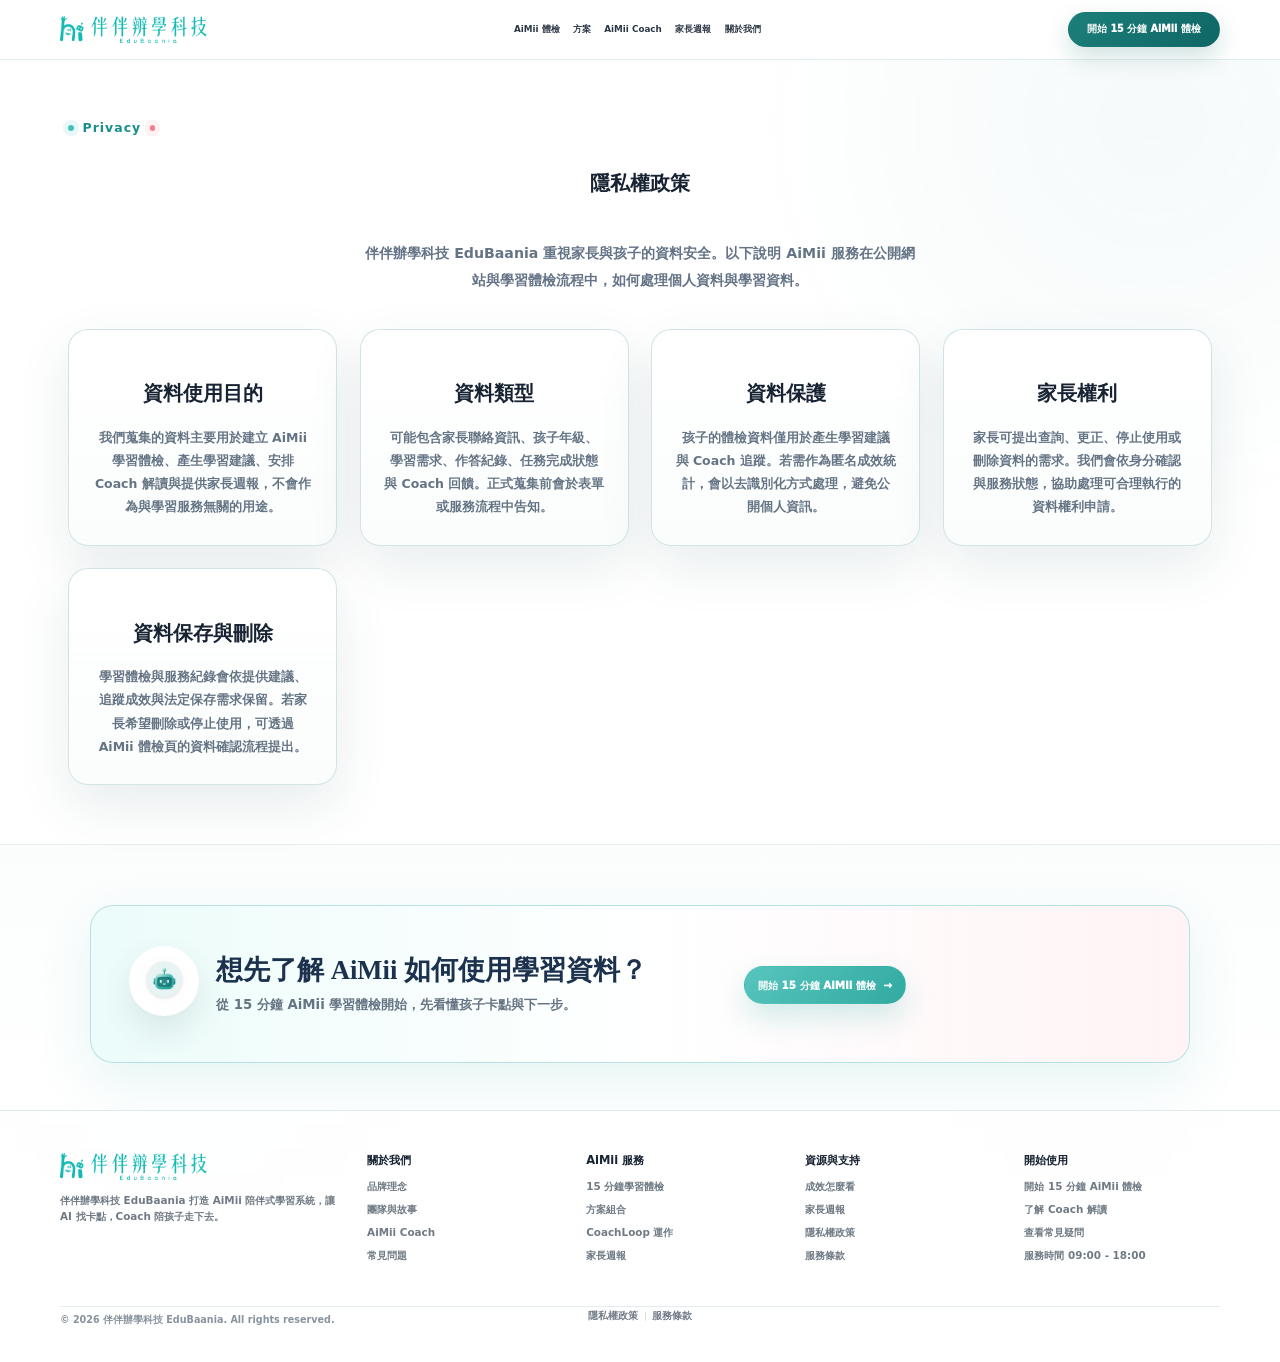
<file: privacy/index.html>
<!DOCTYPE html>
<html lang="zh-Hant">
<head>
  <meta charset="UTF-8" />
  <meta name="viewport" content="width=device-width, initial-scale=1.0" />
  <title>隱私權政策｜伴伴辦學科技 EduBaania</title>
  <meta name="description" content="了解伴伴辦學科技 EduBaania 與 AiMii 如何蒐集、使用與保護家長及孩子的學習資料。" />
  <link rel="canonical" href="https://edubaania.com/privacy/" />
  <meta property="og:type" content="website" />
  <meta property="og:locale" content="zh_TW" />
  <meta property="og:site_name" content="伴伴辦學 EduBaania" />
  <meta property="og:title" content="隱私權政策｜伴伴辦學科技 EduBaania" />
  <meta property="og:description" content="了解伴伴辦學科技 EduBaania 與 AiMii 如何蒐集、使用與保護家長及孩子的學習資料。" />
  <meta property="og:url" content="https://edubaania.com/privacy/" />
  <link rel="icon" type="image/png" href="../assets/hero/logo.png" />
  <link rel="stylesheet" href="../styles.css?v=20260628proof1" />
  <script src="../static.js?v=20260628proof1" defer></script>
</head>
<body>
  <a class="skip-link" href="#main-content">跳到主要內容</a>
  <div class="site-scale-viewport" data-desktop-scale>
    <div class="site">
      <header class="site-header">
        <a class="brand brand-home" href="../" aria-label="伴伴辦學首頁">
          <img class="brand-logo" src="../assets/hero/logo.png" alt="伴伴辦學科技 EduBaania" decoding="async">
        </a>
        <nav class="site-nav" aria-label="主選單">
          <a href="../diagnosis/">AiMii 體檢</a><a href="../programs/">方案</a><a href="../coach/">AiMii Coach</a><a href="../parent/">家長週報</a><a href="../about/">關於我們</a>
        </nav>
        <div class="header-actions">
          <a class="btn small" href="../diagnosis/">開始 15 分鐘 AiMii 體檢</a>
        </div>
      </header>
      <main class="page-main page-about" id="main-content">
        <section class="section about-ref-section about-ref-values is-visible">
          <div class="about-ref-section-head">
            <span>Privacy</span>
            <h1>隱私權政策</h1>
            <p>伴伴辦學科技 EduBaania 重視家長與孩子的資料安全。以下說明 AiMii 服務在公開網站與學習體檢流程中，如何處理個人資料與學習資料。</p>
          </div>
          <div class="about-ref-value-grid">
            <article class="about-ref-value-card"><h2>資料使用目的</h2><p>我們蒐集的資料主要用於建立 AiMii 學習體檢、產生學習建議、安排 Coach 解讀與提供家長週報，不會作為與學習服務無關的用途。</p></article>
            <article class="about-ref-value-card"><h2>資料類型</h2><p>可能包含家長聯絡資訊、孩子年級、學習需求、作答紀錄、任務完成狀態與 Coach 回饋。正式蒐集前會於表單或服務流程中告知。</p></article>
            <article class="about-ref-value-card"><h2>資料保護</h2><p>孩子的體檢資料僅用於產生學習建議與 Coach 追蹤。若需作為匿名成效統計，會以去識別化方式處理，避免公開個人資訊。</p></article>
            <article class="about-ref-value-card"><h2>家長權利</h2><p>家長可提出查詢、更正、停止使用或刪除資料的需求。我們會依身分確認與服務狀態，協助處理可合理執行的資料權利申請。</p></article>
            <article class="about-ref-value-card"><h2>資料保存與刪除</h2><p>學習體檢與服務紀錄會依提供建議、追蹤成效與法定保存需求保留。若家長希望刪除或停止使用，可透過 AiMii 體檢頁的資料確認流程提出。</p></article>
          </div>
        </section>
        <section class="faq-ref-cta is-visible">
          <div class="faq-ref-cta-icon"><img src="../assets/optimized/faq/category-ai.webp" alt="" loading="lazy" decoding="async"></div>
          <div><h2>想先了解 AiMii 如何使用學習資料？</h2><p>從 15 分鐘 AiMii 學習體檢開始，先看懂孩子卡點與下一步。</p></div>
          <a class="btn" href="../diagnosis/">開始 15 分鐘 AiMii 體檢 <span aria-hidden="true">→</span></a>
        </section>
      </main>
      <footer class="footer footer-home">
        <div class="footer-shell">
          <div class="footer-brand"><a class="brand brand-home" href="../" aria-label="伴伴辦學首頁"><img class="brand-logo" src="../assets/hero/logo.png" alt="伴伴辦學科技 EduBaania" decoding="async"></a><p>伴伴辦學科技 EduBaania 打造 AiMii 陪伴式學習系統，讓 AI 找卡點，Coach 陪孩子走下去。</p></div>
          <div class="footer-group"><h3>關於我們</h3><a href="../about/">品牌理念</a><a href="../about/">團隊與故事</a><a href="../coach/">AiMii Coach</a><a href="../faq/">常見問題</a></div><div class="footer-group"><h3>AiMii 服務</h3><a href="../diagnosis/">15 分鐘學習體檢</a><a href="../programs/">方案組合</a><a href="../system/">CoachLoop 運作</a><a href="../parent/">家長週報</a></div><div class="footer-group"><h3>資源與支持</h3><a href="../progress/">成效怎麼看</a><a href="../parent/">家長週報</a><a href="../privacy/">隱私權政策</a><a href="../terms/">服務條款</a></div><div class="footer-group"><h3>開始使用</h3><a href="../diagnosis/">開始 15 分鐘 AiMii 體檢</a><a href="../coach/">了解 Coach 解讀</a><a href="../faq/">查看常見疑問</a><span>服務時間 09:00 - 18:00</span></div>
          <div class="footer-bottom"><span>© 2026 伴伴辦學科技 EduBaania. All rights reserved.</span><nav class="footer-legal" aria-label="頁尾法律連結"><a href="../privacy/">隱私權政策</a><a href="../terms/">服務條款</a></nav></div>
        </div>
      </footer>
    </div>
  </div>
</body>
</html>
</file>
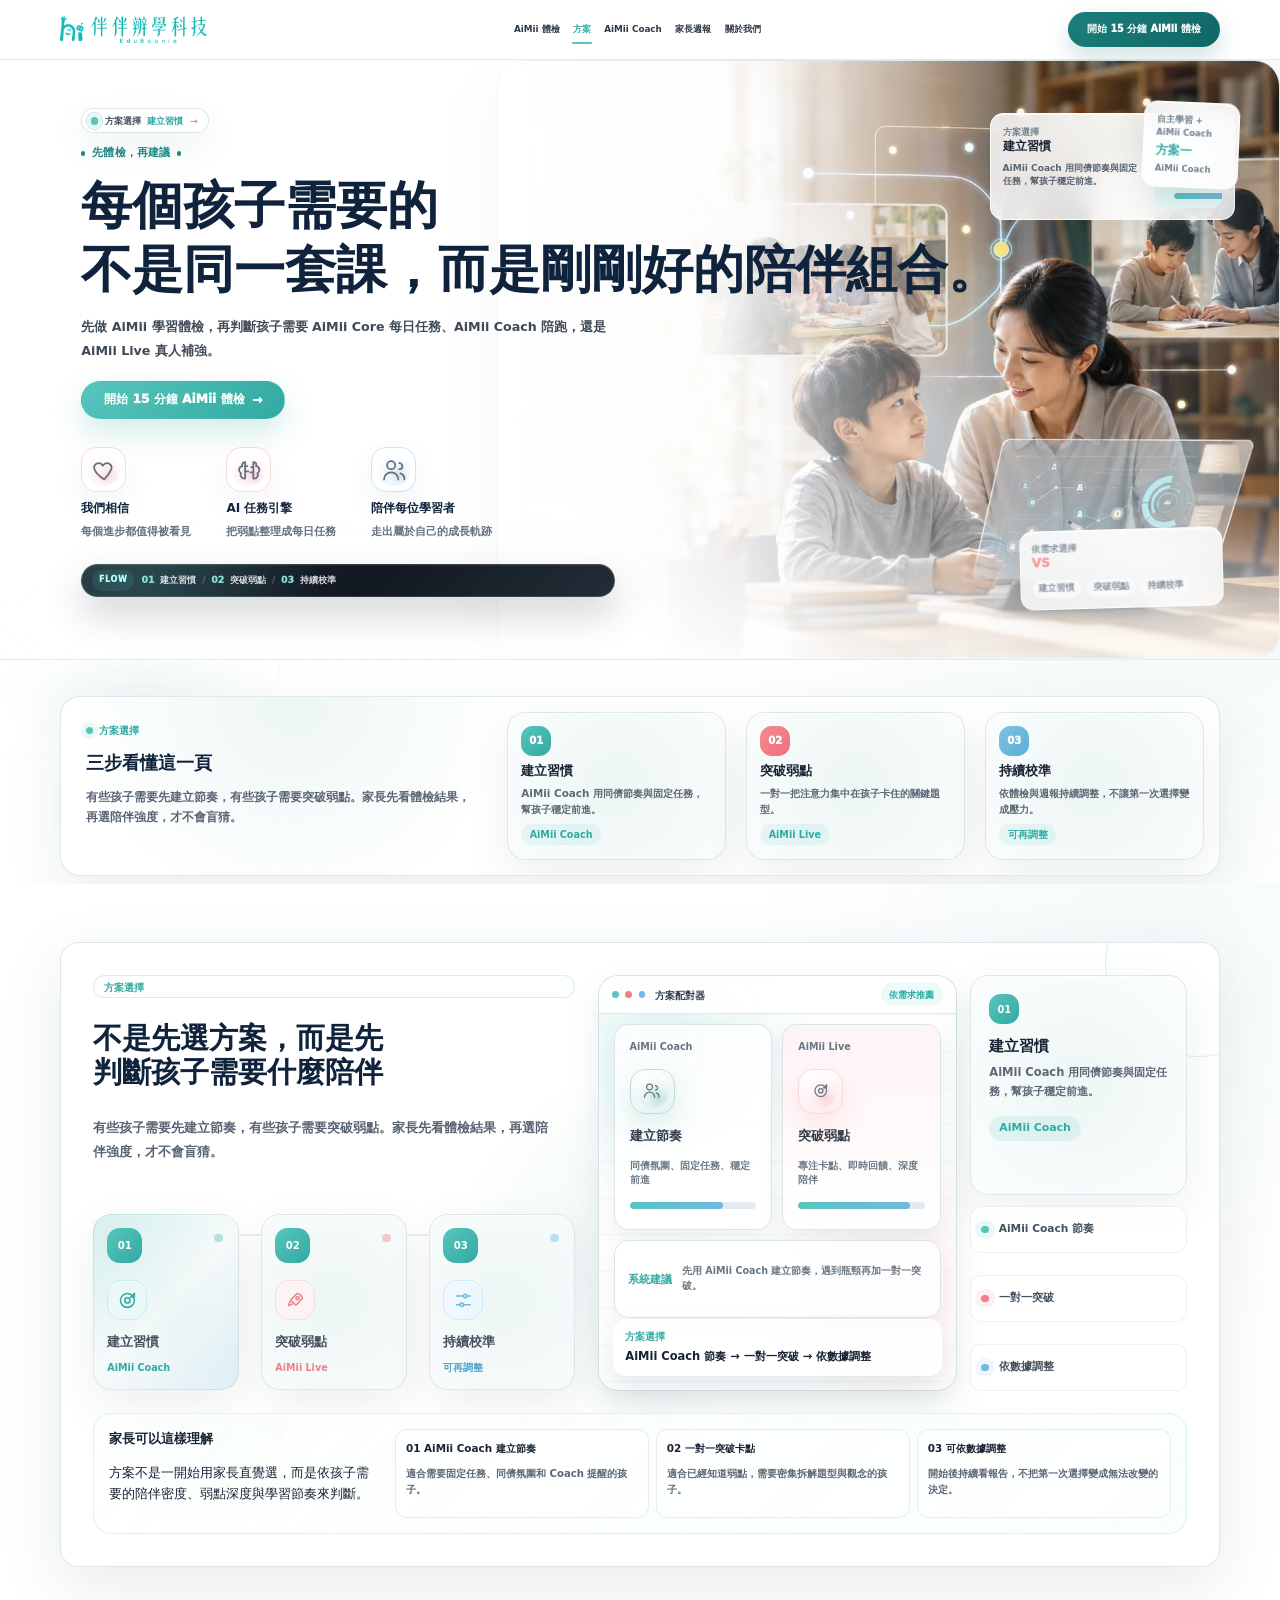
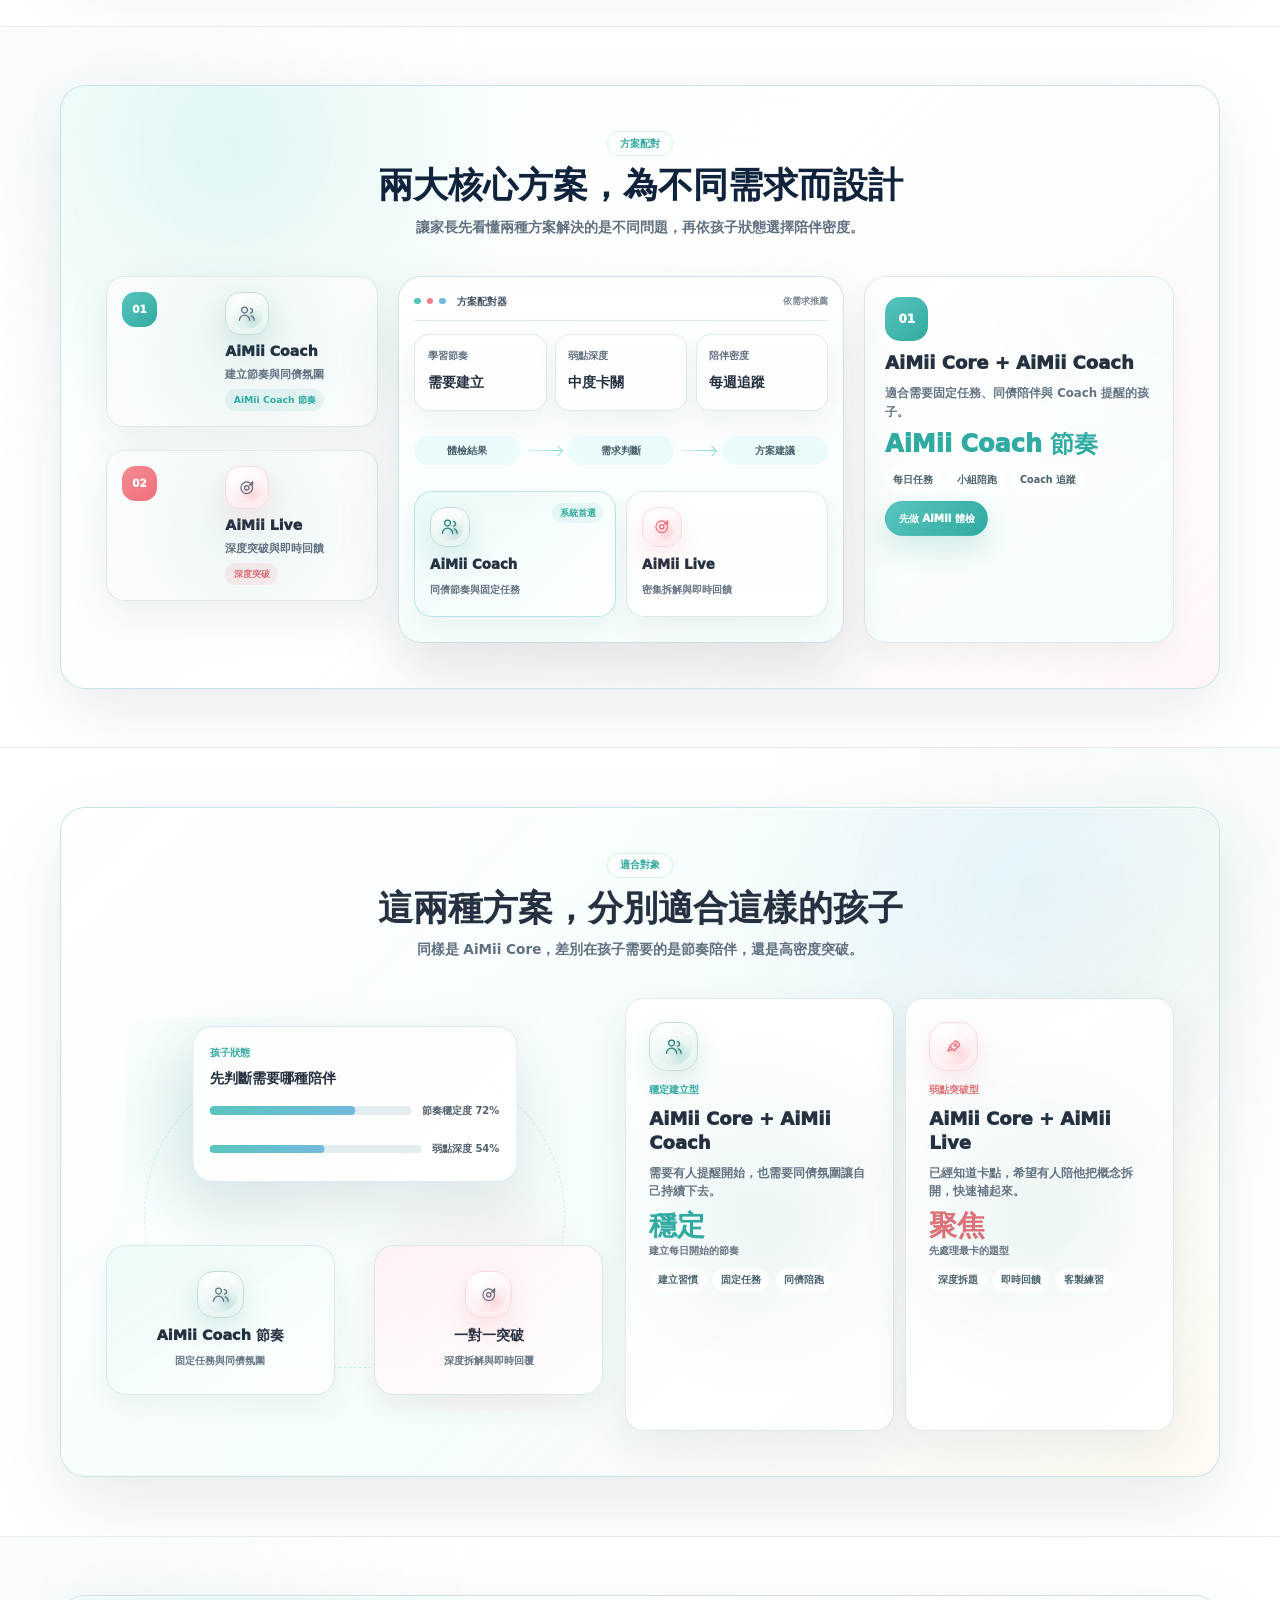
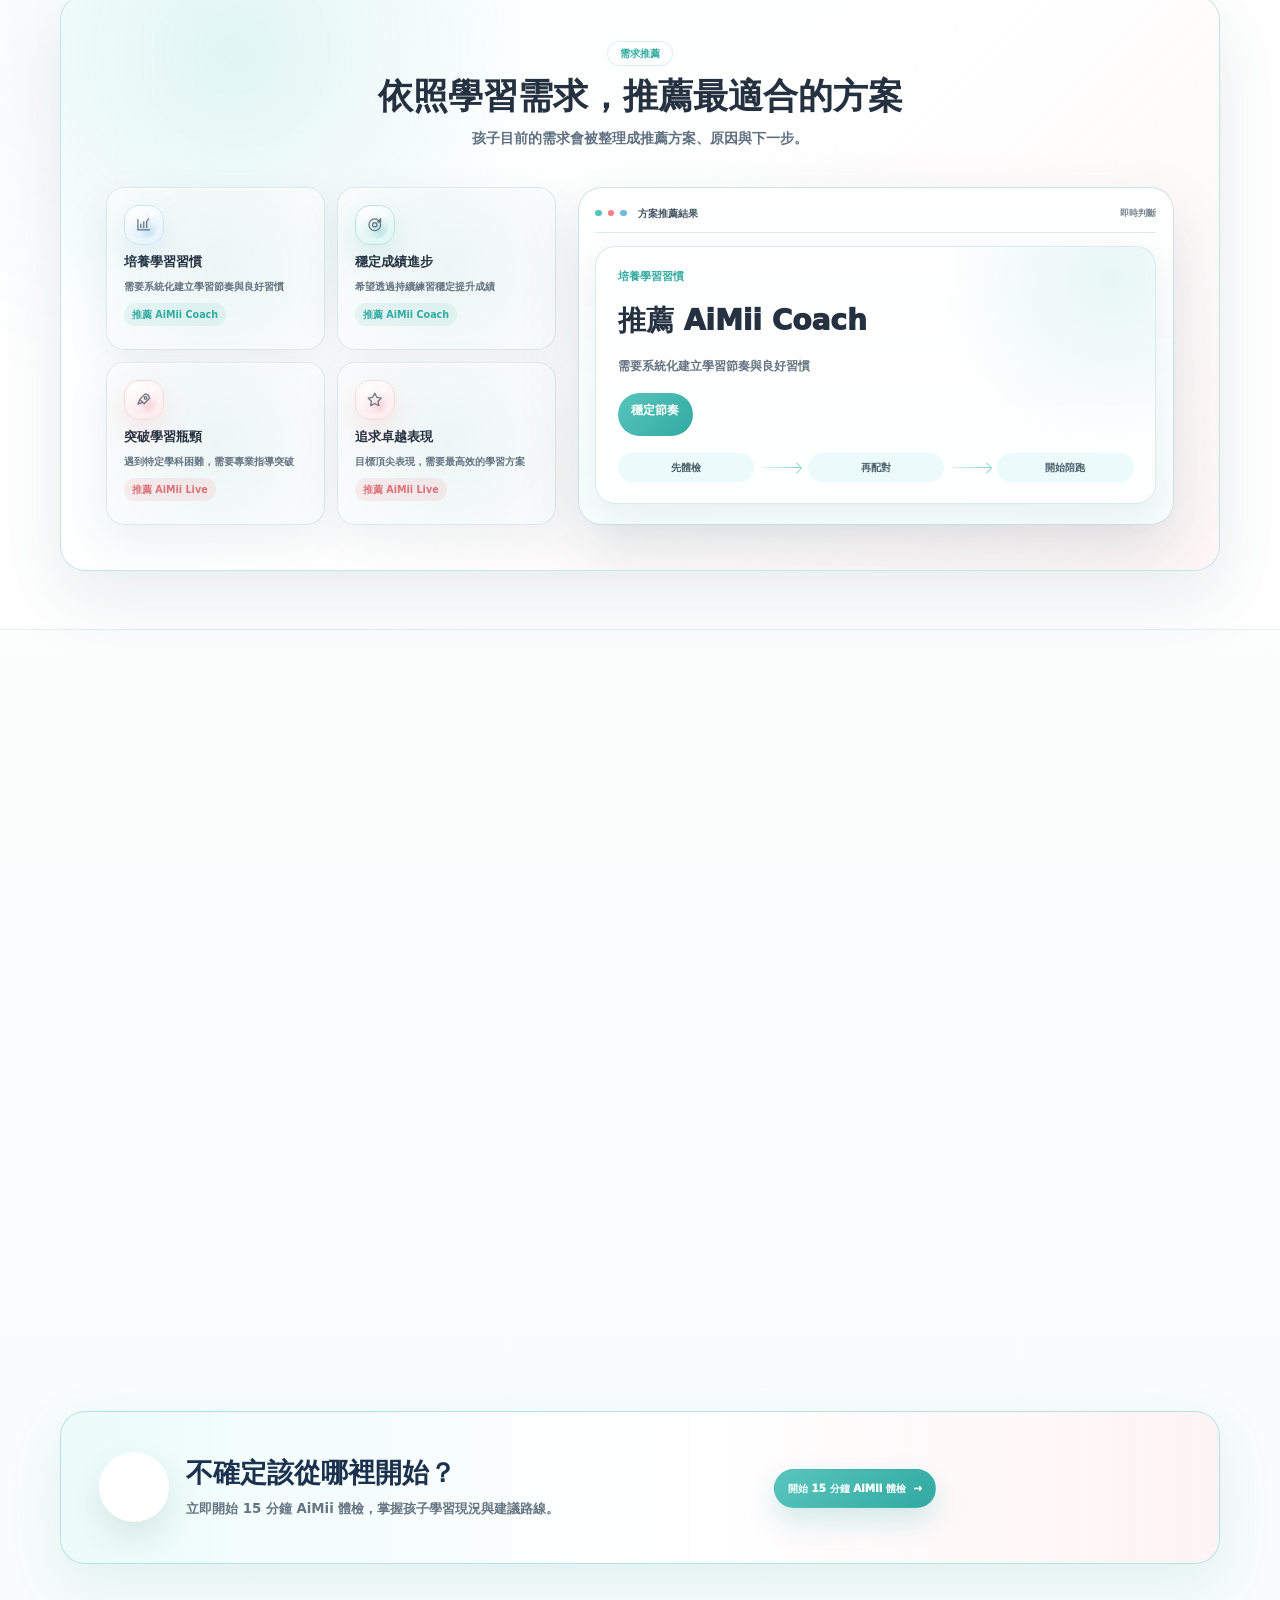
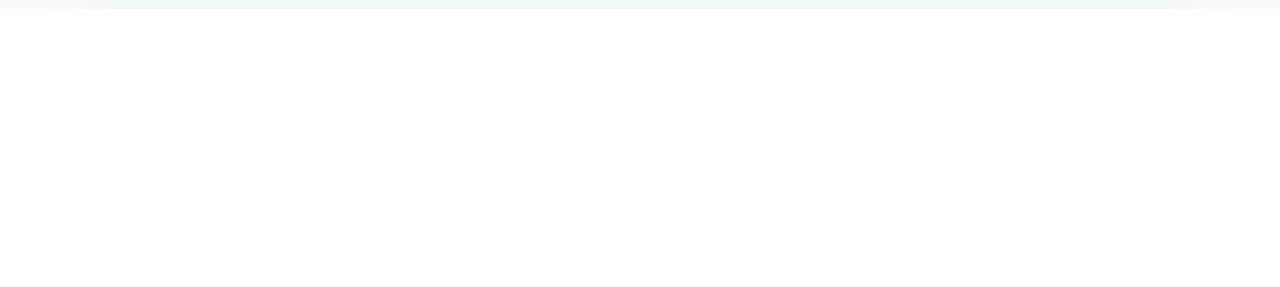
<file: programs/index.html>
<!DOCTYPE html>
<html lang="zh-Hant">
<head>
  <meta charset="UTF-8" />
  <meta name="viewport" content="width=device-width, initial-scale=1.0" />
  <title>方案｜先體檢，再決定孩子需要 Core、Coach 還是 Live</title>
  <meta name="description" content="AiMii 方案先從學習體檢開始，再依孩子狀態建議 Core 每日任務、AiMii Coach 陪跑或 AiMii Live 真人補強。" />
  <link rel="canonical" href="https://edubaania.com/programs/" />
  <meta property="og:type" content="website" />
  <meta property="og:locale" content="zh_TW" />
  <meta property="og:site_name" content="伴伴辦學 EduBaania" />
  <meta property="og:title" content="方案｜先體檢，再決定孩子需要 Core、Coach 還是 Live" />
  <meta property="og:description" content="AiMii 方案先從學習體檢開始，再依孩子狀態建議 Core 每日任務、AiMii Coach 陪跑或 AiMii Live 真人補強。" />
  <meta property="og:url" content="https://edubaania.com/programs/" />
  <meta property="og:image" content="https://edubaania.com/assets/optimized/hero/programs-hero.webp" />
  <meta name="twitter:card" content="summary_large_image" />
  <meta name="twitter:title" content="方案｜先體檢，再決定孩子需要 Core、Coach 還是 Live" />
  <meta name="twitter:description" content="AiMii 方案先從學習體檢開始，再依孩子狀態建議 Core 每日任務、AiMii Coach 陪跑或 AiMii Live 真人補強。" />
  <meta name="twitter:image" content="https://edubaania.com/assets/optimized/hero/programs-hero.webp" />
  <link rel="icon" type="image/png" href="../assets/hero/logo.png" />
  <link rel="stylesheet" href="../styles.css?v=20260628proof1" />
  <script type="application/ld+json">[{"@context":"https://schema.org","@type":"Organization","name":"伴伴辦學科技 EduBaania","alternateName":"EduBaania","url":"https://edubaania.com/","logo":"https://edubaania.com/assets/hero/logo.png","sameAs":[]},{"@context":"https://schema.org","@type":"WebPage","name":"方案｜先體檢，再決定孩子需要 Core、Coach 還是 Live","description":"AiMii 方案先從學習體檢開始，再依孩子狀態建議 Core 每日任務、AiMii Coach 陪跑或 AiMii Live 真人補強。","url":"https://edubaania.com/programs/","inLanguage":"zh-Hant","isPartOf":{"@type":"WebSite","name":"伴伴辦學 EduBaania","url":"https://edubaania.com/"}}]</script>
  <script src="../static.js?v=20260628proof1" defer></script>
</head>
<body>
  <a class="skip-link" href="#main-content">跳到主要內容</a>
  <div class="site-scale-viewport" data-desktop-scale>
    <div class="site">
            
        <header class="site-header">
          
        <a class="brand brand-programs" href="../" aria-label="伴伴辦學首頁">
          <img class="brand-logo" src="../assets/hero/logo.png" alt="伴伴辦學科技 EduBaania" decoding="async">
        </a>
          <nav class="site-nav" aria-label="主選單">
            <a href="../diagnosis/">AiMii 體檢</a><a href="../programs/" aria-current="page">方案</a><a href="../coach/">AiMii Coach</a><a href="../parent/">家長週報</a><a href="../about/">關於我們</a>
          </nav>
          <div class="header-actions">
            <a class="btn small" href="../diagnosis/">開始 15 分鐘 AiMii 體檢</a>
          </div>
        </header>
            <main class="page-main page-programs" style="--depth-near-y: 0.00px; --depth-mid-y: 0.00px; --depth-far-y: 0.00px; --depth-rotate: 0.00deg;">
              <div class="site-depth-field depth-programs" aria-hidden="true">
        <span class="depth-node depth-node-a"></span>
        <span class="depth-node depth-node-b"></span>
        <span class="depth-node depth-node-c"></span>
        <span class="depth-orbit depth-orbit-a"></span>
        <span class="depth-orbit depth-orbit-b"></span>
      </div>
              
        <section class="hero motion-programs is-depth-current" id="main-content">
          <div class="hero-content">
        <div class="hero-taste-badge">
        <span class="badge-ping" aria-hidden="true"></span>
        <span class="badge-label">方案選擇</span>
        <strong>建立習慣</strong>
        <span class="badge-arrow" aria-hidden="true">→</span>
      </div>
        <div class="eyebrow">先體檢，再建議</div>
        <h1><span class="hero-title-main">每個孩子需要的</span><span class="hero-title-sub">不是同一套課，而是剛剛好的陪伴組合。</span></h1>
        <p class="hero-copy">先做 AiMii 學習體檢，再判斷孩子需要 AiMii Core 每日任務、AiMii Coach 陪跑，還是 AiMii Live 真人補強。</p>
        
        <div class="hero-actions"><a class="btn" href="../diagnosis/">開始 15 分鐘 AiMii 體檢<span class="btn-arrow" aria-hidden="true">→</span></a></div>
        
        
        <div class="hero-points">
            
                  <div class="hero-point">
                    <span class="icon" data-icon="heart" aria-hidden="true"><svg viewBox="0 0 24 24"><path d="M12 21s-7-4.4-9.2-9.1C1 8.2 3.1 5 6.5 5c2 0 3.4 1.2 4.1 2.5C11.4 6.2 12.8 5 14.8 5c3.4 0 5.5 3.2 3.7 6.9C16.3 16.6 12 21 12 21Z"></path></svg></span>
                    <strong>我們相信</strong>
                    <span>每個進步都值得被看見</span>
                  </div>
                  <div class="hero-point">
                    <span class="icon coral" data-icon="brain" aria-hidden="true"><svg viewBox="0 0 24 24"><path d="M8 4a3 3 0 0 0-3 3 3 3 0 0 0 .2 1A3.7 3.7 0 0 0 4 14.9 3.5 3.5 0 0 0 8 20V4Z"></path><path d="M16 4a3 3 0 0 1 3 3 3 3 0 0 1-.2 1 3.7 3.7 0 0 1 1.2 6.9A3.5 3.5 0 0 1 16 20V4Z"></path><path d="M8 8h2M8 13h3M16 9h-2M16 14h-3"></path></svg></span>
                    <strong>AI 任務引擎</strong>
                    <span>把弱點整理成每日任務</span>
                  </div>
                  <div class="hero-point">
                    <span class="icon sky" data-icon="users" aria-hidden="true"><svg viewBox="0 0 24 24"><path d="M9 11a4 4 0 1 0 0-8 4 4 0 0 0 0 8Z"></path><path d="M2 21a7 7 0 0 1 14 0"></path><path d="M17 11a3 3 0 1 0 0-6"></path><path d="M18 15a6 6 0 0 1 4 6"></path></svg></span>
                    <strong>陪伴每位學習者</strong>
                    <span>走出屬於自己的成長軌跡</span>
                  </div>
          </div>
        <div class="hero-flow-command" aria-label="方案選擇三步流程">
        <span class="hero-flow-kicker">FLOW</span>
        <div class="hero-flow-track">
          <span>
                <b>01</b>
                建立習慣
              </span><i aria-hidden="true">/</i><span>
                <b>02</b>
                突破弱點
              </span><i aria-hidden="true">/</i><span>
                <b>03</b>
                持續校準
              </span>
        </div>
      </div>
      </div>
          <div class="hero-visual">
        <div class="photo-card" data-premium-tilt=""><img src="../assets/optimized/hero/programs-hero.webp" alt="" loading="eager" decoding="async"></div>
        
        <div class="hero-preview-wall" aria-hidden="true">
        <article class="hero-preview-card preview-main">
          <div>
            <span>方案選擇</span>
            <strong>建立習慣</strong>
            <p>AiMii Coach 用同儕節奏與固定任務，幫孩子穩定前進。</p>
          </div>
          <figure class="hero-preview-diagram programs" aria-hidden="true">
        <span>方案選擇</span>
        <div><span class="icon" data-icon="users" aria-hidden="true"><svg viewBox="0 0 24 24"><path d="M9 11a4 4 0 1 0 0-8 4 4 0 0 0 0 8Z"></path><path d="M2 21a7 7 0 0 1 14 0"></path><path d="M17 11a3 3 0 1 0 0-6"></path><path d="M18 15a6 6 0 0 1 4 6"></path></svg></span><span class="icon coral" data-icon="target" aria-hidden="true"><svg viewBox="0 0 24 24"><circle cx="12" cy="12" r="8"></circle><circle cx="12" cy="12" r="3"></circle><path d="m16 8 4-4"></path><path d="M20 4v4h-4"></path></svg></span><span class="icon sky" data-icon="sliders" aria-hidden="true"><svg viewBox="0 0 24 24"><path d="M4 7h8M16 7h4M4 17h4M12 17h8"></path><circle cx="14" cy="7" r="2"></circle><circle cx="10" cy="17" r="2"></circle></svg></span></div>
        <i></i>
      </figure>
        </article>
        <article class="hero-preview-card preview-metric">
          <span>自主學習 + AiMii Coach</span>
          <strong>方案一</strong>
          <em>AiMii Coach</em>
        </article>
        <article class="hero-preview-card preview-proof">
          <span>依需求選擇</span>
          <strong>VS</strong>
          <div>
            <i>建立習慣</i>
            <i>突破弱點</i>
            <i>持續校準</i>
          </div>
        </article>
      </div>
      </div>
          <div class="micro-layer motion-programs" aria-hidden="true"><span class="split-line"></span></div>
        </section>
              
            <section class="taste-loop-strip is-visible" aria-label="方案選擇" style="transition-delay: 0ms;">
        <div class="taste-loop-copy">
          <span><i aria-hidden="true"></i>方案選擇</span>
          <strong>三步看懂這一頁</strong>
          <p>有些孩子需要先建立節奏，有些孩子需要突破弱點。家長先看體檢結果，再選陪伴強度，才不會盲猜。</p>
        </div>
        <div class="taste-loop-rail">
          <article class="taste-loop-step" data-premium-tilt="">
                <span>01</span>
                <strong>建立習慣</strong>
                <p>AiMii Coach 用同儕節奏與固定任務，幫孩子穩定前進。</p>
                <em>AiMii Coach</em>
              </article><article class="taste-loop-step" data-premium-tilt="">
                <span>02</span>
                <strong>突破弱點</strong>
                <p>一對一把注意力集中在孩子卡住的關鍵題型。</p>
                <em>AiMii Live</em>
              </article><article class="taste-loop-step" data-premium-tilt="">
                <span>03</span>
                <strong>持續校準</strong>
                <p>依體檢與週報持續調整，不讓第一次選擇變成壓力。</p>
                <em>可再調整</em>
              </article>
        </div>
      </section>
            <section class="section product-lens" data-lens="programs" data-active-lens="1" style="transition-delay: 35ms;">
        <div class="lens-shell" data-premium-tilt="">
          <div class="lens-copy">
            <span class="lens-label">方案選擇</span>
            <h2>不是先選方案，而是先判斷孩子需要什麼陪伴</h2>
            <p>有些孩子需要先建立節奏，有些孩子需要突破弱點。家長先看體檢結果，再選陪伴強度，才不會盲猜。</p>
            <div class="lens-tabs lens-map-tabs" role="tablist" aria-label="方案選擇">
              <button class="lens-tab lens-node node-1 is-active" type="button" role="tab" id="lens-programs-tab-0" aria-controls="lens-programs-panel-0" aria-selected="true" data-lens-tab="0" data-premium-tilt="">
                    <span>01</span>
                    <i class="lens-node-icon" aria-hidden="true"><svg viewBox="0 0 24 24"><circle cx="12" cy="12" r="8"></circle><circle cx="12" cy="12" r="3"></circle><path d="m16 8 4-4"></path><path d="M20 4v4h-4"></path></svg></i>
                    <strong>建立習慣</strong>
                    <small>AiMii Coach</small>
                  </button><button class="lens-tab lens-node node-2 " type="button" role="tab" id="lens-programs-tab-1" aria-controls="lens-programs-panel-1" aria-selected="false" data-lens-tab="1" data-premium-tilt="">
                    <span>02</span>
                    <i class="lens-node-icon" aria-hidden="true"><svg viewBox="0 0 24 24"><path d="M14 4c3.5.5 5.5 2.5 6 6l-7.5 7.5-6-6L14 4Z"></path><path d="m6 13-2 5 5-2"></path><circle cx="14.5" cy="9.5" r="1.8"></circle></svg></i>
                    <strong>突破弱點</strong>
                    <small>AiMii Live</small>
                  </button><button class="lens-tab lens-node node-3 " type="button" role="tab" id="lens-programs-tab-2" aria-controls="lens-programs-panel-2" aria-selected="false" data-lens-tab="2" data-premium-tilt="">
                    <span>03</span>
                    <i class="lens-node-icon" aria-hidden="true"><svg viewBox="0 0 24 24"><path d="M4 7h8M16 7h4M4 17h4M12 17h8"></path><circle cx="14" cy="7" r="2"></circle><circle cx="10" cy="17" r="2"></circle></svg></i>
                    <strong>持續校準</strong>
                    <small>可再調整</small>
                  </button>
            </div>
          </div>
          <div class="lens-visual" aria-live="polite">
            <div class="lens-stage has-scenario">
              <figure class="lens-scenario scenario-programs" aria-label="課程方案選擇示意圖">
          <div class="scenario-window-bar"><span></span><span></span><span></span><b>方案配對器</b><em>依需求推薦</em></div>
          <div class="scenario-program-columns">
            <article>
              <span>AiMii Coach</span>
              <span class="icon" data-icon="users" aria-hidden="true"><svg viewBox="0 0 24 24"><path d="M9 11a4 4 0 1 0 0-8 4 4 0 0 0 0 8Z"></path><path d="M2 21a7 7 0 0 1 14 0"></path><path d="M17 11a3 3 0 1 0 0-6"></path><path d="M18 15a6 6 0 0 1 4 6"></path></svg></span>
              <strong>建立節奏</strong>
              <small>同儕氛圍、固定任務、穩定前進</small>
              <i style="--score:74%"></i>
            </article>
            <article>
              <span>AiMii Live</span>
              <span class="icon coral" data-icon="target" aria-hidden="true"><svg viewBox="0 0 24 24"><circle cx="12" cy="12" r="8"></circle><circle cx="12" cy="12" r="3"></circle><path d="m16 8 4-4"></path><path d="M20 4v4h-4"></path></svg></span>
              <strong>突破弱點</strong>
              <small>專注卡點、即時回饋、深度陪伴</small>
              <i style="--score:88%"></i>
            </article>
          </div>
          <div class="scenario-recommend-strip">
            <b>系統建議</b>
            <span>先用 AiMii Coach 建立節奏，遇到瓶頸再加一對一突破。</span>
          </div>
        </figure>
              <div class="lens-stage-caption" aria-hidden="true">
                <span>方案選擇</span>
                <strong>AiMii Coach 節奏 → 一對一突破 → 依數據調整</strong>
              </div>
            </div>
            <div class="lens-dashboard">
              <article class="lens-detail is-active" role="tabpanel" id="lens-programs-panel-0" aria-labelledby="lens-programs-tab-0" data-lens-panel="0" data-premium-tilt="">
                    <span>01</span>
                    <h3>建立習慣</h3>
                    <p>AiMii Coach 用同儕節奏與固定任務，幫孩子穩定前進。</p>
                    <strong>AiMii Coach</strong>
                  </article><article class="lens-detail " role="tabpanel" id="lens-programs-panel-1" aria-labelledby="lens-programs-tab-1" data-lens-panel="1" hidden="" data-premium-tilt="">
                    <span>02</span>
                    <h3>突破弱點</h3>
                    <p>一對一把注意力集中在孩子卡住的關鍵題型。</p>
                    <strong>AiMii Live</strong>
                  </article><article class="lens-detail " role="tabpanel" id="lens-programs-panel-2" aria-labelledby="lens-programs-tab-2" data-lens-panel="2" hidden="" data-premium-tilt="">
                    <span>03</span>
                    <h3>持續校準</h3>
                    <p>依體檢與週報持續調整，不讓第一次選擇變成壓力。</p>
                    <strong>可再調整</strong>
                  </article>
              <div class="lens-proof-grid" aria-label="方案選擇流程">
                <button class="lens-proof is-active" type="button" data-lens-tab="0" aria-pressed="true">AiMii Coach 節奏</button><button class="lens-proof " type="button" data-lens-tab="1" aria-pressed="false">一對一突破</button><button class="lens-proof " type="button" data-lens-tab="2" aria-pressed="false">依數據調整</button>
              </div>
            </div>
          </div>
          <div class="lens-takeaways">
            <div>
              <strong>家長可以這樣理解</strong>
              <p>方案不是一開始用家長直覺選，而是依孩子需要的陪伴密度、弱點深度與學習節奏來判斷。</p>
            </div>
            <div class="lens-takeaway-list">
              <span>
                    <b>01 AiMii Coach 建立節奏</b>
                    <em>適合需要固定任務、同儕氛圍和 Coach 提醒的孩子。</em>
                  </span><span>
                    <b>02 一對一突破卡點</b>
                    <em>適合已經知道弱點，需要密集拆解題型與觀念的孩子。</em>
                  </span><span>
                    <b>03 可依數據調整</b>
                    <em>開始後持續看報告，不把第一次選擇變成無法改變的決定。</em>
                  </span>
            </div>
          </div>
        </div>
      </section>
            <section class="section programs-compare-section" style="transition-delay: 70ms;">
        <div class="programs-compare-shell programs-switcher" data-program-switcher="" data-active-program="0">
          <div class="programs-block-heading">
        <span>方案配對</span>
        <h2>兩大核心方案，為不同需求而設計</h2>
        <p>讓家長先看懂兩種方案解決的是不同問題，再依孩子狀態選擇陪伴密度。</p>
      </div>
          <div class="programs-compare-layout">
            <div class="programs-plan-tabs" role="tablist" aria-label="兩大核心方案">
              <button class="programs-plan-tab is-active" type="button" role="tab" aria-selected="true" data-program-tab="0" data-premium-tilt="">
                    <b>01</b>
                    <span class="icon" data-icon="users" aria-hidden="true"><svg viewBox="0 0 24 24"><path d="M9 11a4 4 0 1 0 0-8 4 4 0 0 0 0 8Z"></path><path d="M2 21a7 7 0 0 1 14 0"></path><path d="M17 11a3 3 0 1 0 0-6"></path><path d="M18 15a6 6 0 0 1 4 6"></path></svg></span>
                    <strong>AiMii Coach</strong>
                    <span>建立節奏與同儕氛圍</span>
                    <em>AiMii Coach 節奏</em>
                  </button><button class="programs-plan-tab " type="button" role="tab" aria-selected="false" data-program-tab="1" data-premium-tilt="">
                    <b>02</b>
                    <span class="icon coral" data-icon="target" aria-hidden="true"><svg viewBox="0 0 24 24"><circle cx="12" cy="12" r="8"></circle><circle cx="12" cy="12" r="3"></circle><path d="m16 8 4-4"></path><path d="M20 4v4h-4"></path></svg></span>
                    <strong>AiMii Live</strong>
                    <span>深度突破與即時回饋</span>
                    <em>深度突破</em>
                  </button>
            </div>
            <figure class="programs-match-device" aria-label="方案配對系統示意圖">
              <div class="programs-device-bar"><i></i><i></i><i></i><span>方案配對器</span><em>依需求推薦</em></div>
              <div class="match-signal-row">
                <article><span>學習節奏</span><strong>需要建立</strong></article>
                <article><span>弱點深度</span><strong>中度卡關</strong></article>
                <article><span>陪伴密度</span><strong>每週追蹤</strong></article>
              </div>
              <div class="match-route">
                <span>體檢結果</span><i></i><span>需求判斷</span><i></i><span>方案建議</span>
              </div>
              <div class="match-plan-cards">
                <article class="is-recommended">
                  <span class="icon" data-icon="users" aria-hidden="true"><svg viewBox="0 0 24 24"><path d="M9 11a4 4 0 1 0 0-8 4 4 0 0 0 0 8Z"></path><path d="M2 21a7 7 0 0 1 14 0"></path><path d="M17 11a3 3 0 1 0 0-6"></path><path d="M18 15a6 6 0 0 1 4 6"></path></svg></span>
                  <strong>AiMii Coach</strong>
                  <small>同儕節奏與固定任務</small>
                </article>
                <article>
                  <span class="icon coral" data-icon="target" aria-hidden="true"><svg viewBox="0 0 24 24"><circle cx="12" cy="12" r="8"></circle><circle cx="12" cy="12" r="3"></circle><path d="m16 8 4-4"></path><path d="M20 4v4h-4"></path></svg></span>
                  <strong>AiMii Live</strong>
                  <small>密集拆解與即時回饋</small>
                </article>
              </div>
            </figure>
            <div class="programs-plan-panels">
              <article class="programs-plan-panel is-active" data-program-panel="0">
                    <span>01</span>
                    <h3>AiMii Core + AiMii Coach</h3>
                    <p>適合需要固定任務、同儕陪伴與 Coach 提醒的孩子。</p>
                    <strong>AiMii Coach 節奏</strong>
                    <div><em>每日任務</em><em>小組陪跑</em><em>Coach 追蹤</em></div>
                    <a class="btn " href="../diagnosis/">先做 AiMii 體檢</a>
                  </article><article class="programs-plan-panel " data-program-panel="1" hidden="">
                    <span>02</span>
                    <h3>AiMii Core + AiMii Live</h3>
                    <p>適合已經知道弱點，需要密集拆解題型與觀念的孩子。</p>
                    <strong>深度突破</strong>
                    <div><em>弱點拆解</em><em>即時回覆</em><em>客製路線</em></div>
                    <a class="btn coral" href="../diagnosis/">先做 AiMii 體檢</a>
                  </article>
            </div>
          </div>
        </div>
      </section><section class="section programs-fit-section" style="transition-delay: 105ms;">
        <div class="programs-fit-shell">
          <div class="programs-block-heading">
        <span>適合對象</span>
        <h2>這兩種方案，分別適合這樣的孩子</h2>
        <p>同樣是 AiMii Core，差別在孩子需要的是節奏陪伴，還是高密度突破。</p>
      </div>
          <div class="programs-fit-layout">
            <div class="fit-system-scene" aria-label="孩子狀態判斷示意圖">
              <div class="fit-system-card main">
                <span>孩子狀態</span>
                <strong>先判斷需要哪種陪伴</strong>
                <div><i style="--score:72%"></i><b>節奏穩定度 72%</b></div>
                <div><i style="--score:54%"></i><b>弱點深度 54%</b></div>
              </div>
              <div class="fit-system-card card-a">
                <span class="icon" data-icon="users" aria-hidden="true"><svg viewBox="0 0 24 24"><path d="M9 11a4 4 0 1 0 0-8 4 4 0 0 0 0 8Z"></path><path d="M2 21a7 7 0 0 1 14 0"></path><path d="M17 11a3 3 0 1 0 0-6"></path><path d="M18 15a6 6 0 0 1 4 6"></path></svg></span>
                <strong>AiMii Coach 節奏</strong>
                <span>固定任務與同儕氛圍</span>
              </div>
              <div class="fit-system-card card-b">
                <span class="icon coral" data-icon="target" aria-hidden="true"><svg viewBox="0 0 24 24"><circle cx="12" cy="12" r="8"></circle><circle cx="12" cy="12" r="3"></circle><path d="m16 8 4-4"></path><path d="M20 4v4h-4"></path></svg></span>
                <strong>一對一突破</strong>
                <span>深度拆解與即時回覆</span>
              </div>
            </div>
            <div class="programs-persona-grid">
              <article class="programs-persona-card " data-premium-tilt="">
                    <span class="icon" data-icon="users" aria-hidden="true"><svg viewBox="0 0 24 24"><path d="M9 11a4 4 0 1 0 0-8 4 4 0 0 0 0 8Z"></path><path d="M2 21a7 7 0 0 1 14 0"></path><path d="M17 11a3 3 0 1 0 0-6"></path><path d="M18 15a6 6 0 0 1 4 6"></path></svg></span>
                    <small>穩定建立型</small>
                    <h3>AiMii Core + AiMii Coach</h3>
                    <p>需要有人提醒開始，也需要同儕氛圍讓自己持續下去。</p>
                    <strong>穩定<span>建立每日開始的節奏</span></strong>
                    <div><em>建立習慣</em><em>固定任務</em><em>同儕陪跑</em></div>
                  </article><article class="programs-persona-card coral" data-premium-tilt="">
                    <span class="icon coral" data-icon="rocket" aria-hidden="true"><svg viewBox="0 0 24 24"><path d="M14 4c3.5.5 5.5 2.5 6 6l-7.5 7.5-6-6L14 4Z"></path><path d="m6 13-2 5 5-2"></path><circle cx="14.5" cy="9.5" r="1.8"></circle></svg></span>
                    <small>弱點突破型</small>
                    <h3>AiMii Core + AiMii Live</h3>
                    <p>已經知道卡點，希望有人陪他把概念拆開，快速補起來。</p>
                    <strong>聚焦<span>先處理最卡的題型</span></strong>
                    <div><em>深度拆題</em><em>即時回饋</em><em>客製練習</em></div>
                  </article>
            </div>
          </div>
        </div>
      </section><section class="section programs-recommend-section" style="transition-delay: 140ms;">
        <div class="programs-recommend-shell programs-switcher" data-program-switcher="" data-active-program="0">
          <div class="programs-block-heading">
        <span>需求推薦</span>
        <h2>依照學習需求，推薦最適合的方案</h2>
        <p>孩子目前的需求會被整理成推薦方案、原因與下一步。</p>
      </div>
          <div class="recommend-layout">
            <div class="recommend-choice-grid" role="tablist" aria-label="學習需求推薦">
              <button class="recommend-choice teal is-active" type="button" role="tab" aria-selected="true" data-program-tab="0" data-premium-tilt="">
                    <span class="icon" data-icon="chart" aria-hidden="true"><svg viewBox="0 0 24 24"><path d="M4 19V5"></path><path d="M4 19h16"></path><path d="M8 16v-5"></path><path d="M12 16V8"></path><path d="M16 16v-9"></path><path d="m17 6 2-2"></path></svg></span>
                    <strong>培養學習習慣</strong>
                    <span>需要系統化建立學習節奏與良好習慣</span>
                    <em>推薦 AiMii Coach</em>
                  </button><button class="recommend-choice teal " type="button" role="tab" aria-selected="false" data-program-tab="1" data-premium-tilt="">
                    <span class="icon" data-icon="target" aria-hidden="true"><svg viewBox="0 0 24 24"><circle cx="12" cy="12" r="8"></circle><circle cx="12" cy="12" r="3"></circle><path d="m16 8 4-4"></path><path d="M20 4v4h-4"></path></svg></span>
                    <strong>穩定成績進步</strong>
                    <span>希望透過持續練習穩定提升成績</span>
                    <em>推薦 AiMii Coach</em>
                  </button><button class="recommend-choice coral " type="button" role="tab" aria-selected="false" data-program-tab="2" data-premium-tilt="">
                    <span class="icon coral" data-icon="rocket" aria-hidden="true"><svg viewBox="0 0 24 24"><path d="M14 4c3.5.5 5.5 2.5 6 6l-7.5 7.5-6-6L14 4Z"></path><path d="m6 13-2 5 5-2"></path><circle cx="14.5" cy="9.5" r="1.8"></circle></svg></span>
                    <strong>突破學習瓶頸</strong>
                    <span>遇到特定學科困難，需要專業指導突破</span>
                    <em>推薦 AiMii Live</em>
                  </button><button class="recommend-choice coral " type="button" role="tab" aria-selected="false" data-program-tab="3" data-premium-tilt="">
                    <span class="icon coral" data-icon="star" aria-hidden="true"><svg viewBox="0 0 24 24"><path d="m12 3 2.8 5.7 6.2.9-4.5 4.4 1.1 6.2L12 17.2 6.4 20.2 7.5 14 3 9.6l6.2-.9L12 3Z"></path></svg></span>
                    <strong>追求卓越表現</strong>
                    <span>目標頂尖表現，需要最高效的學習方案</span>
                    <em>推薦 AiMii Live</em>
                  </button>
            </div>
            <div class="recommend-output-board">
              <div class="recommend-screen" aria-label="推薦方案系統示意圖">
                <div class="programs-device-bar"><i></i><i></i><i></i><span>方案推薦結果</span><em>即時判斷</em></div>
                <article class="recommend-output is-active" data-program-panel="0">
                      <small>培養學習習慣</small>
                      <h3>推薦 AiMii Coach</h3>
                      <p>需要系統化建立學習節奏與良好習慣</p>
                      <strong>穩定節奏</strong>
                      <div class="recommend-next-steps"><span>先體檢</span><i></i><span>再配對</span><i></i><span>開始陪跑</span></div>
                    </article><article class="recommend-output " data-program-panel="1" hidden="">
                      <small>穩定成績進步</small>
                      <h3>推薦 AiMii Coach</h3>
                      <p>希望透過持續練習穩定提升成績</p>
                      <strong>每週追蹤</strong>
                      <div class="recommend-next-steps"><span>先體檢</span><i></i><span>再配對</span><i></i><span>開始陪跑</span></div>
                    </article><article class="recommend-output " data-program-panel="2" hidden="">
                      <small>突破學習瓶頸</small>
                      <h3>推薦 AiMii Live</h3>
                      <p>遇到特定學科困難，需要專業指導突破</p>
                      <strong>密集拆解</strong>
                      <div class="recommend-next-steps"><span>先體檢</span><i></i><span>再配對</span><i></i><span>開始陪跑</span></div>
                    </article><article class="recommend-output " data-program-panel="3" hidden="">
                      <small>追求卓越表現</small>
                      <h3>推薦 AiMii Live</h3>
                      <p>目標頂尖表現，需要最高效的學習方案</p>
                      <strong>高效突破</strong>
                      <div class="recommend-next-steps"><span>先體檢</span><i></i><span>再配對</span><i></i><span>開始陪跑</span></div>
                    </article>
              </div>
            </div>
          </div>
        </div>
      </section><section class="section programs-trust-section" style="transition-delay: 175ms;">
        <div class="programs-trust-shell">
          <div class="programs-block-heading">
        <span>方案原則</span>
        <h2>先看懂需求，再建議適合孩子的陪伴組合</h2>
        <p>目前 AiMii 以國小高年級到國中學生為主要服務對象，先從體檢、每日任務與 Coach 陪跑開始建立穩定節奏。</p>
      </div>
          <div class="trust-dashboard">
            <div class="trust-metrics">
              <article class="trust-metric " data-premium-tilt="">
                <span class="icon" data-icon="heart" aria-hidden="true"><svg viewBox="0 0 24 24"><path d="M12 21s-7-4.4-9.2-9.1C1 8.2 3.1 5 6.5 5c2 0 3.4 1.2 4.1 2.5C11.4 6.2 12.8 5 14.8 5c3.4 0 5.5 3.2 3.7 6.9C16.3 16.6 12 21 12 21Z"></path></svg></span>
                <strong>Core</strong>
                <span>每日任務與錯題補強</span>
              </article><article class="trust-metric sky" data-premium-tilt="">
                <span class="icon sky" data-icon="brain" aria-hidden="true"><svg viewBox="0 0 24 24"><path d="M8 4a3 3 0 0 0-3 3 3 3 0 0 0 .2 1A3.7 3.7 0 0 0 4 14.9 3.5 3.5 0 0 0 8 20V4Z"></path><path d="M16 4a3 3 0 0 1 3 3 3 3 0 0 1-.2 1 3.7 3.7 0 0 1 1.2 6.9A3.5 3.5 0 0 1 16 20V4Z"></path><path d="M8 8h2M8 13h3M16 9h-2M16 14h-3"></path></svg></span>
                <strong>Coach</strong>
                <span>每週追蹤與任務調整</span>
              </article><article class="trust-metric coral" data-premium-tilt="">
                <span class="icon coral" data-icon="users" aria-hidden="true"><svg viewBox="0 0 24 24"><path d="M9 11a4 4 0 1 0 0-8 4 4 0 0 0 0 8Z"></path><path d="M2 21a7 7 0 0 1 14 0"></path><path d="M17 11a3 3 0 1 0 0-6"></path><path d="M18 15a6 6 0 0 1 4 6"></path></svg></span>
                <strong>Live</strong>
                <span>卡點深度補強</span>
              </article><article class="trust-metric sand" data-premium-tilt="">
                <span class="icon sand" data-icon="star" aria-hidden="true"><svg viewBox="0 0 24 24"><path d="m12 3 2.8 5.7 6.2.9-4.5 4.4 1.1 6.2L12 17.2 6.4 20.2 7.5 14 3 9.6l6.2-.9L12 3Z"></path></svg></span>
                <strong>Parent</strong>
                <span>家長週報同步</span>
              </article>
            </div>
            <figure class="trust-ops-board" aria-label="學習服務追蹤示意圖">
              <div class="programs-device-bar"><i></i><i></i><i></i><span>服務品質追蹤台</span><em>每週更新</em></div>
              <div class="trust-line-chart">
                <svg viewBox="0 0 360 160" aria-hidden="true">
                  <path class="trust-area" d="M20 128 C58 116 72 112 108 96 S168 102 198 70 254 58 286 46 326 38 342 24 V146 H20 Z"></path>
                  <path class="trust-line" d="M20 128 C58 116 72 112 108 96 S168 102 198 70 254 58 286 46 326 38 342 24"></path>
                </svg>
              </div>
              <div class="trust-checks">
                <span>體檢後建議 <b>先看懂</b></span>
                <span>任務持續追蹤 <b>每週調整</b></span>
                <span>家長週報同步 <b>看得懂</b></span>
              </div>
            </figure>
          </div>
        </div>
      </section>
            <section class="faq-ref-cta is-visible">
              <div class="faq-ref-cta-icon">
                <img src="../assets/optimized/faq/category-ai.webp" alt="" loading="lazy" decoding="async">
              </div>
              <div>
                <h2>不確定該從哪裡開始？</h2>
                <p>立即開始 15 分鐘 AiMii 體檢，掌握孩子學習現況與建議路線。</p>
              </div>
              <a class="btn" href="../diagnosis/">開始 15 分鐘 AiMii 體檢 <span aria-hidden="true">→</span></a>
              <img class="faq-ref-cta-family" src="../assets/optimized/faq/cta-family.webp" alt="家長與孩子一起開始學習體檢" loading="lazy" decoding="async">
            </section>
          
            </main>
            <footer class="footer footer-home" style="transition-delay: 210ms;">
        <div class="footer-shell">
          <div class="footer-brand">
        <a class="brand brand-home" href="../" aria-label="伴伴辦學首頁">
          <img class="brand-logo" src="../assets/hero/logo.png" alt="伴伴辦學科技 EduBaania" decoding="async">
        </a><p>伴伴辦學科技 EduBaania 打造 AiMii 陪伴式學習系統，讓 AI 找卡點，Coach 陪孩子走下去。</p></div>
          <div class="footer-group"><h3>關於我們</h3><a href="../about/">品牌理念</a><a href="../about/">團隊與故事</a><a href="../coach/">AiMii Coach</a><a href="../faq/">常見問題</a></div><div class="footer-group"><h3>AiMii 服務</h3><a href="../diagnosis/">15 分鐘學習體檢</a><a href="../programs/">方案組合</a><a href="../system/">CoachLoop 運作</a><a href="../parent/">家長週報</a></div><div class="footer-group"><h3>資源與支持</h3><a href="../progress/">成效怎麼看</a><a href="../parent/">家長週報</a><a href="../privacy/">隱私權政策</a><a href="../terms/">服務條款</a></div><div class="footer-group"><h3>開始使用</h3><a href="../diagnosis/">開始 15 分鐘 AiMii 體檢</a><a href="../coach/">了解 Coach 解讀</a><a href="../faq/">查看常見疑問</a><span>服務時間 09:00 - 18:00</span></div>
          <div class="footer-bottom">
            <span>© 2026 伴伴辦學科技 EduBaania. All rights reserved.</span>
            <nav class="footer-legal" aria-label="頁尾法律連結">
              <a href="../privacy/">隱私權政策</a>
              <a href="../terms/">服務條款</a>
            </nav>
            <div class="footer-social" aria-label="社群連結">
              <span class="footer-social-label">追蹤伴伴</span>
              <div class="footer-social-links">
                <a class="footer-social-link social-facebook" href="../" aria-label="Facebook"><svg viewBox="0 0 32 32" aria-hidden="true" focusable="false"><path fill="currentColor" d="M18.5 27v-9.3h3.1l.5-3.7h-3.6v-2.4c0-1.1.3-1.9 1.9-1.9h2V6.4c-.9-.1-1.9-.2-3-.2-3 0-5.1 1.9-5.1 5.3V14h-3.4v3.7h3.4V27h4.2Z"></path></svg></a><a class="footer-social-link social-instagram" href="../" aria-label="Instagram"><svg viewBox="0 0 32 32" aria-hidden="true" focusable="false"><rect x="7" y="7" width="18" height="18" rx="5.2" fill="none" stroke="currentColor" stroke-width="2.2"></rect><circle cx="16" cy="16" r="4.2" fill="none" stroke="currentColor" stroke-width="2.2"></circle><circle cx="21.4" cy="10.8" r="1.45" fill="currentColor"></circle></svg></a><a class="footer-social-link social-line" href="../" aria-label="LINE"><svg viewBox="0 0 32 32" aria-hidden="true" focusable="false"><path fill="none" stroke="currentColor" stroke-width="2.1" stroke-linejoin="round" d="M16 6.7c-5.8 0-10.5 3.8-10.5 8.5 0 4.2 3.7 7.7 8.8 8.4l1.4 2.3c.3.5 1 .5 1.2-.1l.9-2.1c4.9-.7 8.7-4.2 8.7-8.5 0-4.7-4.7-8.5-10.5-8.5Z"></path><text x="16" y="17.5" text-anchor="middle" font-size="5.4" font-weight="900" fill="currentColor" font-family="Arial, sans-serif">LINE</text></svg></a><a class="footer-social-link social-youtube" href="../" aria-label="YouTube"><svg viewBox="0 0 32 32" aria-hidden="true" focusable="false"><rect x="5.2" y="9.2" width="21.6" height="13.6" rx="4.2" fill="none" stroke="currentColor" stroke-width="2.1"></rect><path fill="currentColor" d="M14.1 13.1v5.8l5.4-2.9-5.4-2.9Z"></path></svg></a><a class="footer-social-link social-tiktok" href="../" aria-label="TikTok"><svg viewBox="0 0 32 32" aria-hidden="true" focusable="false"><path fill="currentColor" d="M19.1 6.1c.4 3 2.2 4.9 5.2 5.3v3.7c-1.9-.1-3.5-.6-5-1.6v6.3c0 4.3-2.7 7-6.7 7-3.5 0-6.1-2.5-6.1-5.9 0-3.6 2.9-6 6.8-6 .5 0 1 .1 1.4.2v3.7c-.5-.2-.9-.2-1.4-.2-1.6 0-2.7.9-2.7 2.2s1 2.2 2.4 2.2c1.6 0 2.5-1 2.5-2.9v-14h3.6Z"></path></svg></a><a class="footer-social-link social-threads" href="../" aria-label="Threads"><svg viewBox="0 0 32 32" aria-hidden="true" focusable="false"><path fill="none" stroke="currentColor" stroke-linecap="round" stroke-linejoin="round" stroke-width="2.25" d="M21.6 13.4c-.5-3.2-2.5-5-5.8-5-4 0-6.4 2.9-6.4 7.6 0 4.9 2.5 7.7 6.8 7.7 3.1 0 5.4-1.7 5.4-4.2 0-2.3-1.8-3.7-4.8-3.7h-2.1"></path><path fill="none" stroke="currentColor" stroke-linecap="round" stroke-width="2.25" d="M22.7 10.9c1.8 1.4 2.8 3.5 2.8 6 0 5.5-4.1 9.5-9.6 9.5S6.5 22.2 6.5 16 10.4 5.6 16 5.6c2.6 0 4.9.9 6.4 2.6"></path></svg></a>
              </div>
            </div>
          </div>
        </div>
      </footer>
          </div>
  </div>
</body>
</html>
</file>
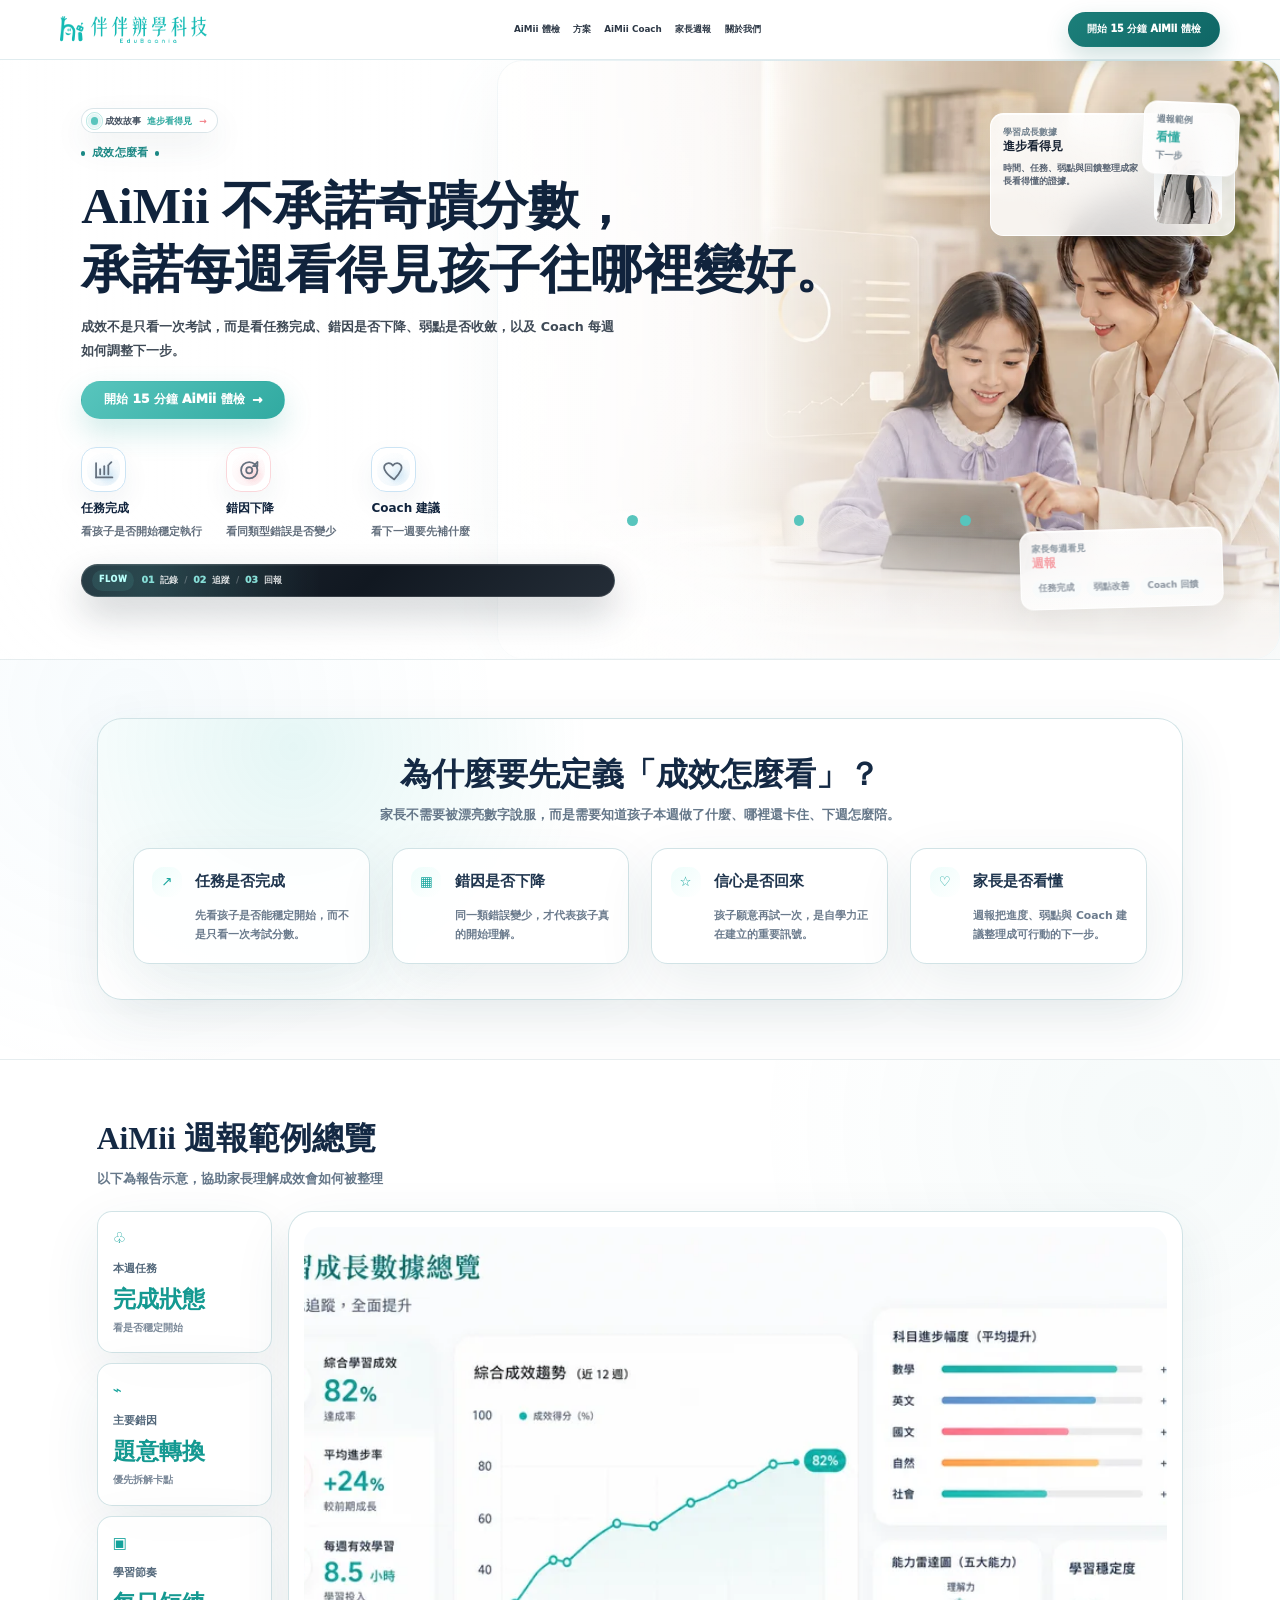
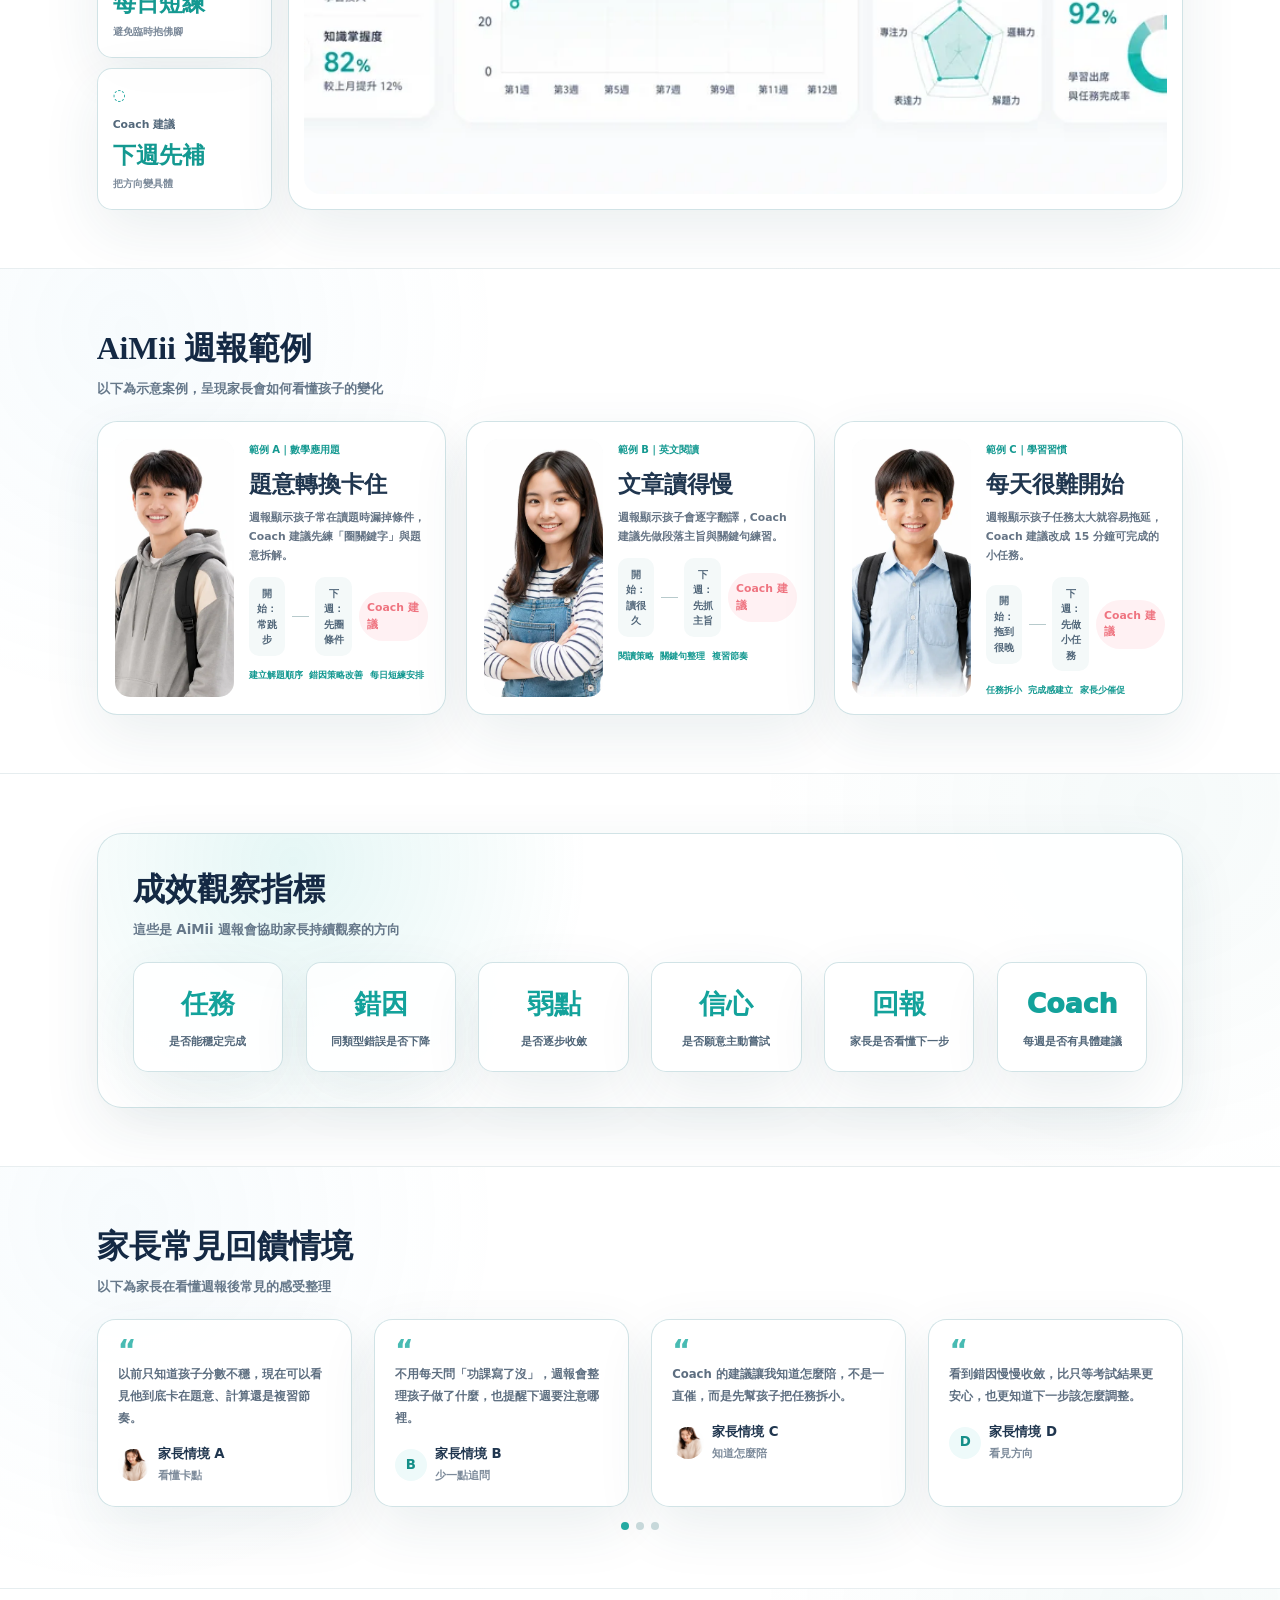
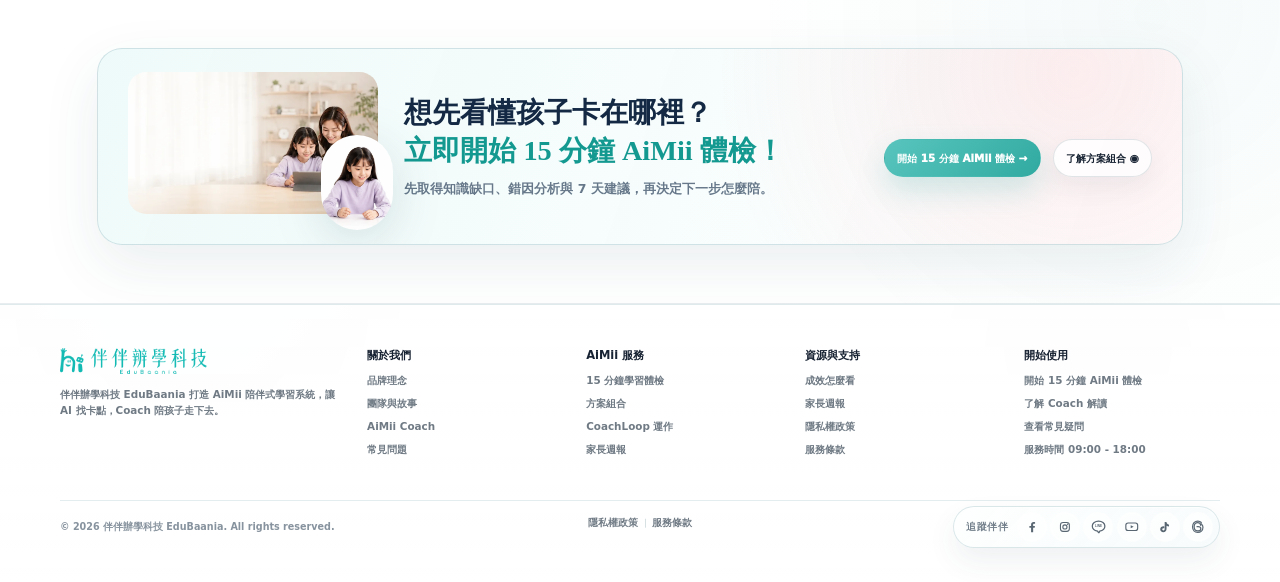
<file: progress/index.html>
<!DOCTYPE html>
<html lang="zh-Hant">
<head>
  <meta charset="UTF-8" />
  <meta name="viewport" content="width=device-width, initial-scale=1.0" />
  <title>成效怎麼看｜每週看見孩子往哪裡變好</title>
  <meta name="description" content="AiMii 不承諾奇蹟分數，而是用週報範例說明如何看任務完成、錯因下降、弱點收斂與 Coach 建議。" />
  <link rel="canonical" href="https://edubaania.com/progress/" />
  <meta property="og:type" content="website" />
  <meta property="og:locale" content="zh_TW" />
  <meta property="og:site_name" content="伴伴辦學 EduBaania" />
  <meta property="og:title" content="成效怎麼看｜每週看見孩子往哪裡變好" />
  <meta property="og:description" content="AiMii 不承諾奇蹟分數，而是用週報範例說明如何看任務完成、錯因下降、弱點收斂與 Coach 建議。" />
  <meta property="og:url" content="https://edubaania.com/progress/" />
  <meta property="og:image" content="https://edubaania.com/assets/optimized/hero/progress-hero.webp" />
  <meta name="twitter:card" content="summary_large_image" />
  <meta name="twitter:title" content="成效怎麼看｜每週看見孩子往哪裡變好" />
  <meta name="twitter:description" content="AiMii 不承諾奇蹟分數，而是用週報範例說明如何看任務完成、錯因下降、弱點收斂與 Coach 建議。" />
  <meta name="twitter:image" content="https://edubaania.com/assets/optimized/hero/progress-hero.webp" />
  <link rel="icon" type="image/png" href="../assets/hero/logo.png" />
  <link rel="stylesheet" href="../styles.css?v=20260628proof1" />
  <script type="application/ld+json">[{"@context":"https://schema.org","@type":"Organization","name":"伴伴辦學科技 EduBaania","alternateName":"EduBaania","url":"https://edubaania.com/","logo":"https://edubaania.com/assets/hero/logo.png","sameAs":[]},{"@context":"https://schema.org","@type":"WebPage","name":"成效怎麼看｜每週看見孩子往哪裡變好","description":"AiMii 不承諾奇蹟分數，而是用週報範例說明如何看任務完成、錯因下降、弱點收斂與 Coach 建議。","url":"https://edubaania.com/progress/","inLanguage":"zh-Hant","isPartOf":{"@type":"WebSite","name":"伴伴辦學 EduBaania","url":"https://edubaania.com/"}}]</script>
  <script src="../static.js?v=20260628proof1" defer></script>
</head>
<body>
  <a class="skip-link" href="#main-content">跳到主要內容</a>
  <div class="site-scale-viewport" data-desktop-scale>
    <div class="site">
            
        <header class="site-header">
          
        <a class="brand brand-progress" href="../" aria-label="伴伴辦學首頁">
          <img class="brand-logo" src="../assets/hero/logo.png" alt="伴伴辦學科技 EduBaania" decoding="async">
        </a>
          <nav class="site-nav" aria-label="主選單">
            <a href="../diagnosis/">AiMii 體檢</a><a href="../programs/">方案</a><a href="../coach/">AiMii Coach</a><a href="../parent/">家長週報</a><a href="../about/">關於我們</a>
          </nav>
          <div class="header-actions">
            <a class="btn small" href="../diagnosis/">開始 15 分鐘 AiMii 體檢</a>
          </div>
        </header>
            <main class="page-main page-progress page-progress-122">
  <section class="hero motion-progress is-depth-current" id="main-content">
          <div class="hero-content">
        <div class="hero-taste-badge">
        <span class="badge-ping" aria-hidden="true"></span>
        <span class="badge-label">成效故事</span>
        <strong>進步看得見</strong>
        <span class="badge-arrow" aria-hidden="true">→</span>
      </div>
        <div class="eyebrow">成效怎麼看</div>
        <h1><span class="hero-title-main">AiMii 不承諾奇蹟分數，</span><span class="hero-title-sub">承諾每週看得見孩子往哪裡變好。</span></h1>
        <p class="hero-copy">成效不是只看一次考試，而是看任務完成、錯因是否下降、弱點是否收斂，以及 Coach 每週如何調整下一步。</p>
        <div class="hero-actions"><a class="btn" href="../diagnosis/">開始 15 分鐘 AiMii 體檢<span class="btn-arrow" aria-hidden="true">→</span></a></div>
        <div class="hero-points">
                  <div class="hero-point">
                    <span class="icon" data-icon="chart" aria-hidden="true"><svg viewBox="0 0 24 24"><path d="M4 19V5"></path><path d="M4 19h16"></path><path d="M8 16v-5"></path><path d="M12 16V8"></path><path d="M16 16v-9"></path><path d="m17 6 2-2"></path></svg></span>
                    <strong>任務完成</strong>
                    <span>看孩子是否開始穩定執行</span>
                  </div>
                  <div class="hero-point">
                    <span class="icon coral" data-icon="target" aria-hidden="true"><svg viewBox="0 0 24 24"><circle cx="12" cy="12" r="8"></circle><circle cx="12" cy="12" r="3"></circle><path d="m16 8 4-4"></path><path d="M20 4v4h-4"></path></svg></span>
                    <strong>錯因下降</strong>
                    <span>看同類型錯誤是否變少</span>
                  </div>
                  <div class="hero-point">
                    <span class="icon sky" data-icon="heart" aria-hidden="true"><svg viewBox="0 0 24 24"><path d="M12 21s-7-4.4-9.2-9.1C1 8.2 3.1 5 6.5 5c2 0 3.4 1.2 4.1 2.5C11.4 6.2 12.8 5 14.8 5c3.4 0 5.5 3.2 3.7 6.9C16.3 16.6 12 21 12 21Z"></path></svg></span>
                    <strong>Coach 建議</strong>
                    <span>看下一週要先補什麼</span>
                  </div>
          </div>
        <div class="hero-flow-command" aria-label="成效故事三步流程">
        <span class="hero-flow-kicker">FLOW</span>
        <div class="hero-flow-track">
          <span><b>01</b>記錄</span><i aria-hidden="true">/</i><span><b>02</b>追蹤</span><i aria-hidden="true">/</i><span><b>03</b>回報</span>
        </div>
      </div>
      </div>
          <div class="hero-visual">
        <div class="photo-card" data-premium-tilt=""><img src="../assets/optimized/hero/progress-hero.webp" alt="家長陪孩子查看學習成效" loading="eager" decoding="async"></div>
        <div class="hero-preview-wall" aria-hidden="true">
        <article class="hero-preview-card preview-main">
          <div>
            <span>學習成長數據</span>
            <strong>進步看得見</strong>
            <p>時間、任務、弱點與回饋整理成家長看得懂的證據。</p>
          </div>
          <figure><img src="../assets/optimized/progress/mini-report-progress.webp" alt="" loading="lazy" decoding="async"></figure>
        </article>
        <article class="hero-preview-card preview-metric">
          <span>週報範例</span>
          <strong>看懂</strong>
          <em>下一步</em>
        </article>
        <article class="hero-preview-card preview-proof">
          <span>家長每週看見</span>
          <strong>週報</strong>
          <div>
            <i>任務完成</i>
            <i>弱點改善</i>
            <i>Coach 回饋</i>
          </div>
        </article>
      </div>
      </div>
          <div class="micro-layer motion-system" aria-hidden="true"><span class="node"></span><span class="node"></span><span class="node"></span></div>
        </section>

  <section class="section p122-why" aria-label="為什麼這是成效故事">
    <div class="p122-shell p122-soft-panel">
      <div class="p122-section-head center"><h2>為什麼要先定義「成效怎麼看」？</h2><p>家長不需要被漂亮數字說服，而是需要知道孩子本週做了什麼、哪裡還卡住、下週怎麼陪。</p></div>
      <div class="p122-why-grid">
        <article><span>↗</span><h3>任務是否完成</h3><p>先看孩子是否能穩定開始，而不是只看一次考試分數。</p></article>
        <article><span>▦</span><h3>錯因是否下降</h3><p>同一類錯誤變少，才代表孩子真的開始理解。</p></article>
        <article><span>☆</span><h3>信心是否回來</h3><p>孩子願意再試一次，是自學力正在建立的重要訊號。</p></article>
        <article><span>♡</span><h3>家長是否看懂</h3><p>週報把進度、弱點與 Coach 建議整理成可行動的下一步。</p></article>
      </div>
    </div>
  </section>

  <section class="section p122-dashboard" aria-label="學習成長數據總覽">
    <div class="p122-shell">
      <div class="p122-section-head"><h2>AiMii 週報範例總覽</h2><p>以下為報告示意，協助家長理解成效會如何被整理</p></div>
      <div class="p122-dashboard-grid">
        <aside class="p122-side-stats">
          <article><span>♧</span><b>本週任務</b><strong>完成狀態</strong><small>看是否穩定開始</small></article>
          <article><span>⌁</span><b>主要錯因</b><strong>題意轉換</strong><small>優先拆解卡點</small></article>
          <article><span>▣</span><b>學習節奏</b><strong>每日短練</strong><small>避免臨時抱佛腳</small></article>
          <article><span>◌</span><b>Coach 建議</b><strong>下週先補</strong><small>把方向變具體</small></article>
        </aside>
        <figure class="p122-dashboard-img"><img src="../assets/optimized/progress/cta-family-progress.webp" alt="學習成長數據總覽儀表板" loading="lazy" decoding="async"></figure>
      </div>
    </div>
  </section>

  <section class="section p122-stories" id="p122-stories" aria-label="AiMii 週報範例">
    <div class="p122-shell">
      <div class="p122-section-head"><h2>AiMii 週報範例</h2><p>以下為示意案例，呈現家長會如何看懂孩子的變化</p></div>
      <div class="p122-story-grid">
        <article class="p122-story-card" data-premium-tilt>
          <img src="../assets/optimized/progress/mini-report-progress.webp" alt="學生李同學成效故事" loading="lazy" decoding="async">
          <div><span>範例 A｜數學應用題</span><h3>題意轉換卡住</h3><p>週報顯示孩子常在讀題時漏掉條件，Coach 建議先練「圈關鍵字」與題意拆解。</p><div class="p122-score-row"><b>開始：常跳步</b><i></i><b>下週：先圈條件</b><em>Coach 建議</em></div><footer><small>建立解題順序</small><small>錯因策略改善</small><small>每日短練安排</small></footer></div>
        </article>
        <article class="p122-story-card" data-premium-tilt>
          <img src="../assets/optimized/progress/mother-child-tablet-progress.webp" alt="學生王同學成效故事" loading="lazy" decoding="async">
          <div><span>範例 B｜英文閱讀</span><h3>文章讀得慢</h3><p>週報顯示孩子會逐字翻譯，Coach 建議先做段落主旨與關鍵句練習。</p><div class="p122-score-row"><b>開始：讀很久</b><i></i><b>下週：先抓主旨</b><em>Coach 建議</em></div><footer><small>閱讀策略</small><small>關鍵句整理</small><small>複習節奏</small></footer></div>
        </article>
        <article class="p122-story-card" data-premium-tilt>
          <img src="../assets/optimized/progress/report-device-progress.webp" alt="學生張同學成效故事" loading="lazy" decoding="async">
          <div><span>範例 C｜學習習慣</span><h3>每天很難開始</h3><p>週報顯示孩子任務太大就容易拖延，Coach 建議改成 15 分鐘可完成的小任務。</p><div class="p122-score-row"><b>開始：拖到很晚</b><i></i><b>下週：先做小任務</b><em>Coach 建議</em></div><footer><small>任務拆小</small><small>完成感建立</small><small>家長少催促</small></footer></div>
        </article>
      </div>
    </div>
  </section>

  <section class="section p122-proof" aria-label="成效觀察指標">
    <div class="p122-shell p122-soft-panel">
      <div class="p122-section-head"><h2>成效觀察指標</h2><p>這些是 AiMii 週報會協助家長持續觀察的方向</p></div>
      <div class="p122-proof-grid">
        <article><span>任務</span><small>是否能穩定完成</small></article>
        <article><span>錯因</span><small>同類型錯誤是否下降</small></article>
        <article><span>弱點</span><small>是否逐步收斂</small></article>
        <article><span>信心</span><small>是否願意主動嘗試</small></article>
        <article><span>回報</span><small>家長是否看懂下一步</small></article>
        <article><span>Coach</span><small>每週是否有具體建議</small></article>
      </div>
    </div>
  </section>

  <section class="section p122-feedback" aria-label="家長常見回饋情境">
    <div class="p122-shell">
      <div class="p122-section-head"><h2>家長常見回饋情境</h2><p>以下為家長在看懂週報後常見的感受整理</p></div>
      <div class="p122-feedback-grid">
        <article><p>以前只知道孩子分數不穩，現在可以看見他到底卡在題意、計算還是複習節奏。</p><footer><img src="../assets/optimized/progress/achievement-badge-progress.webp" alt="家長回饋情境" loading="lazy" decoding="async"><span><b>家長情境 A</b><small>看懂卡點</small></span></footer></article>
        <article><p>不用每天問「功課寫了沒」，週報會整理孩子做了什麼，也提醒下週要注意哪裡。</p><footer><span class="p122-avatar">B</span><span><b>家長情境 B</b><small>少一點追問</small></span></footer></article>
        <article><p>Coach 的建議讓我知道怎麼陪，不是一直催，而是先幫孩子把任務拆小。</p><footer><img src="../assets/optimized/progress/achievement-badge-progress.webp" alt="Coach 建議情境" loading="lazy" decoding="async"><span><b>家長情境 C</b><small>知道怎麼陪</small></span></footer></article>
        <article><p>看到錯因慢慢收斂，比只等考試結果更安心，也更知道下一步該怎麼調整。</p><footer><span class="p122-avatar">D</span><span><b>家長情境 D</b><small>看見方向</small></span></footer></article>
      </div>
      <div class="p122-dots" aria-hidden="true"><i></i><i></i><i></i></div>
    </div>
  </section>

  <section class="section p122-final" aria-label="免費體檢行動區">
    <div class="p122-shell p122-final-panel">
      <figure><img src="../assets/optimized/progress/hero-family-progress.webp" alt="家長陪孩子查看學習成果" loading="lazy" decoding="async"><img class="p122-final-child" src="../assets/optimized/progress/learning-growth-progress.webp" alt="孩子完成學習體檢後露出笑容" loading="lazy" decoding="async"></figure>
      <div><h2>想先看懂孩子卡在哪裡？<br><span>立即開始 15 分鐘 AiMii 體檢！</span></h2><p>先取得知識缺口、錯因分析與 7 天建議，再決定下一步怎麼陪。</p></div>
      <div class="p122-final-actions"><a class="btn" href="../diagnosis/">開始 15 分鐘 AiMii 體檢 →</a><a class="btn secondary" href="../programs/">了解方案組合 ◉</a></div>
    </div>
  </section>
</main>
            <footer class="footer footer-home" style="transition-delay: 210ms;">
        <div class="footer-shell">
          <div class="footer-brand">
        <a class="brand brand-home" href="../" aria-label="伴伴辦學首頁">
          <img class="brand-logo" src="../assets/hero/logo.png" alt="伴伴辦學科技 EduBaania" decoding="async">
        </a><p>伴伴辦學科技 EduBaania 打造 AiMii 陪伴式學習系統，讓 AI 找卡點，Coach 陪孩子走下去。</p></div>
          <div class="footer-group"><h3>關於我們</h3><a href="../about/">品牌理念</a><a href="../about/">團隊與故事</a><a href="../coach/">AiMii Coach</a><a href="../faq/">常見問題</a></div><div class="footer-group"><h3>AiMii 服務</h3><a href="../diagnosis/">15 分鐘學習體檢</a><a href="../programs/">方案組合</a><a href="../system/">CoachLoop 運作</a><a href="../parent/">家長週報</a></div><div class="footer-group"><h3>資源與支持</h3><a href="../progress/">成效怎麼看</a><a href="../parent/">家長週報</a><a href="../privacy/">隱私權政策</a><a href="../terms/">服務條款</a></div><div class="footer-group"><h3>開始使用</h3><a href="../diagnosis/">開始 15 分鐘 AiMii 體檢</a><a href="../coach/">了解 Coach 解讀</a><a href="../faq/">查看常見疑問</a><span>服務時間 09:00 - 18:00</span></div>
          <div class="footer-bottom">
            <span>© 2026 伴伴辦學科技 EduBaania. All rights reserved.</span>
            <nav class="footer-legal" aria-label="頁尾法律連結">
              <a href="../privacy/">隱私權政策</a>
              <a href="../terms/">服務條款</a>
            </nav>
            <div class="footer-social" aria-label="社群連結">
              <span class="footer-social-label">追蹤伴伴</span>
              <div class="footer-social-links">
                <a class="footer-social-link social-facebook" href="../" aria-label="Facebook"><svg viewBox="0 0 32 32" aria-hidden="true" focusable="false"><path fill="currentColor" d="M18.5 27v-9.3h3.1l.5-3.7h-3.6v-2.4c0-1.1.3-1.9 1.9-1.9h2V6.4c-.9-.1-1.9-.2-3-.2-3 0-5.1 1.9-5.1 5.3V14h-3.4v3.7h3.4V27h4.2Z"></path></svg></a><a class="footer-social-link social-instagram" href="../" aria-label="Instagram"><svg viewBox="0 0 32 32" aria-hidden="true" focusable="false"><rect x="7" y="7" width="18" height="18" rx="5.2" fill="none" stroke="currentColor" stroke-width="2.2"></rect><circle cx="16" cy="16" r="4.2" fill="none" stroke="currentColor" stroke-width="2.2"></circle><circle cx="21.4" cy="10.8" r="1.45" fill="currentColor"></circle></svg></a><a class="footer-social-link social-line" href="../" aria-label="LINE"><svg viewBox="0 0 32 32" aria-hidden="true" focusable="false"><path fill="none" stroke="currentColor" stroke-width="2.1" stroke-linejoin="round" d="M16 6.7c-5.8 0-10.5 3.8-10.5 8.5 0 4.2 3.7 7.7 8.8 8.4l1.4 2.3c.3.5 1 .5 1.2-.1l.9-2.1c4.9-.7 8.7-4.2 8.7-8.5 0-4.7-4.7-8.5-10.5-8.5Z"></path><text x="16" y="17.5" text-anchor="middle" font-size="5.4" font-weight="900" fill="currentColor" font-family="Arial, sans-serif">LINE</text></svg></a><a class="footer-social-link social-youtube" href="../" aria-label="YouTube"><svg viewBox="0 0 32 32" aria-hidden="true" focusable="false"><rect x="5.2" y="9.2" width="21.6" height="13.6" rx="4.2" fill="none" stroke="currentColor" stroke-width="2.1"></rect><path fill="currentColor" d="M14.1 13.1v5.8l5.4-2.9-5.4-2.9Z"></path></svg></a><a class="footer-social-link social-tiktok" href="../" aria-label="TikTok"><svg viewBox="0 0 32 32" aria-hidden="true" focusable="false"><path fill="currentColor" d="M19.1 6.1c.4 3 2.2 4.9 5.2 5.3v3.7c-1.9-.1-3.5-.6-5-1.6v6.3c0 4.3-2.7 7-6.7 7-3.5 0-6.1-2.5-6.1-5.9 0-3.6 2.9-6 6.8-6 .5 0 1 .1 1.4.2v3.7c-.5-.2-.9-.2-1.4-.2-1.6 0-2.7.9-2.7 2.2s1 2.2 2.4 2.2c1.6 0 2.5-1 2.5-2.9v-14h3.6Z"></path></svg></a><a class="footer-social-link social-threads" href="../" aria-label="Threads"><svg viewBox="0 0 32 32" aria-hidden="true" focusable="false"><path fill="none" stroke="currentColor" stroke-linecap="round" stroke-linejoin="round" stroke-width="2.25" d="M21.6 13.4c-.5-3.2-2.5-5-5.8-5-4 0-6.4 2.9-6.4 7.6 0 4.9 2.5 7.7 6.8 7.7 3.1 0 5.4-1.7 5.4-4.2 0-2.3-1.8-3.7-4.8-3.7h-2.1"></path><path fill="none" stroke="currentColor" stroke-linecap="round" stroke-width="2.25" d="M22.7 10.9c1.8 1.4 2.8 3.5 2.8 6 0 5.5-4.1 9.5-9.6 9.5S6.5 22.2 6.5 16 10.4 5.6 16 5.6c2.6 0 4.9.9 6.4 2.6"></path></svg></a>
              </div>
            </div>
          </div>
        </div>
      </footer>
          </div>
  </div>
</body>
</html>
</file>
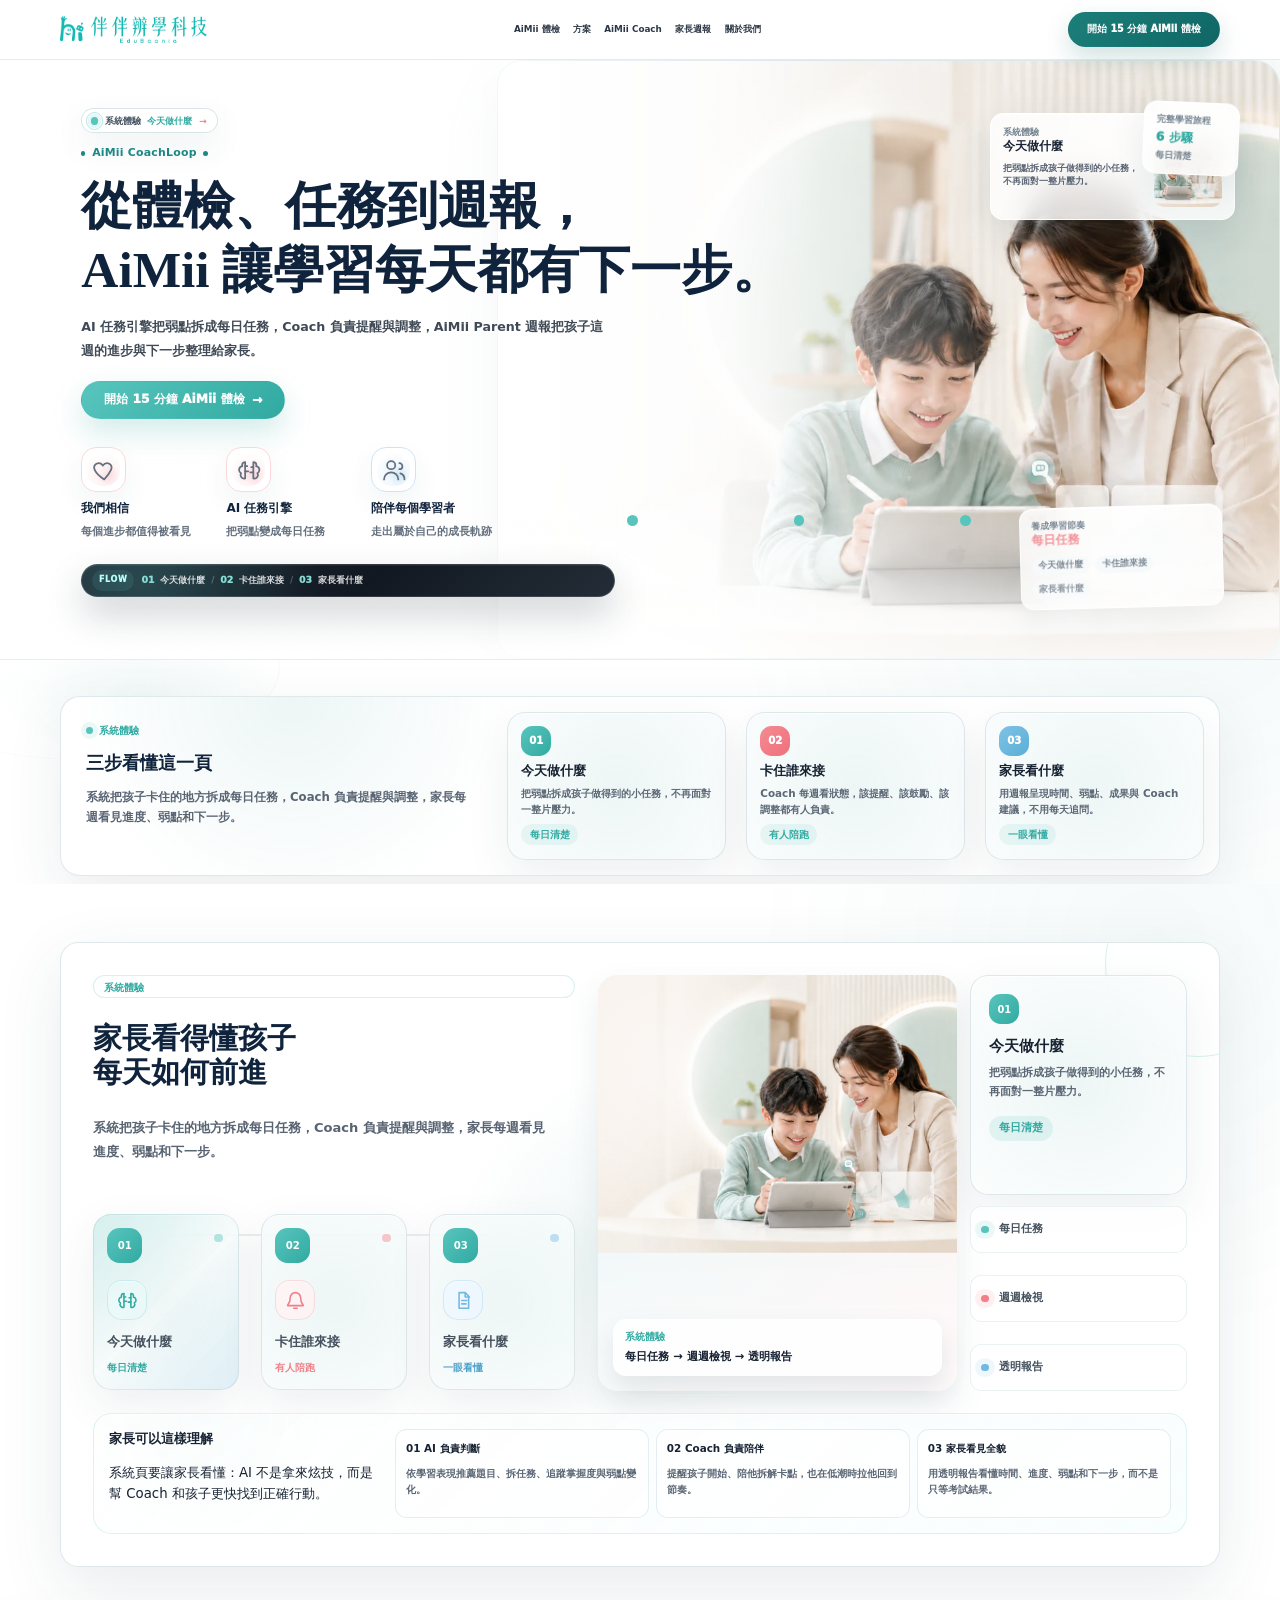
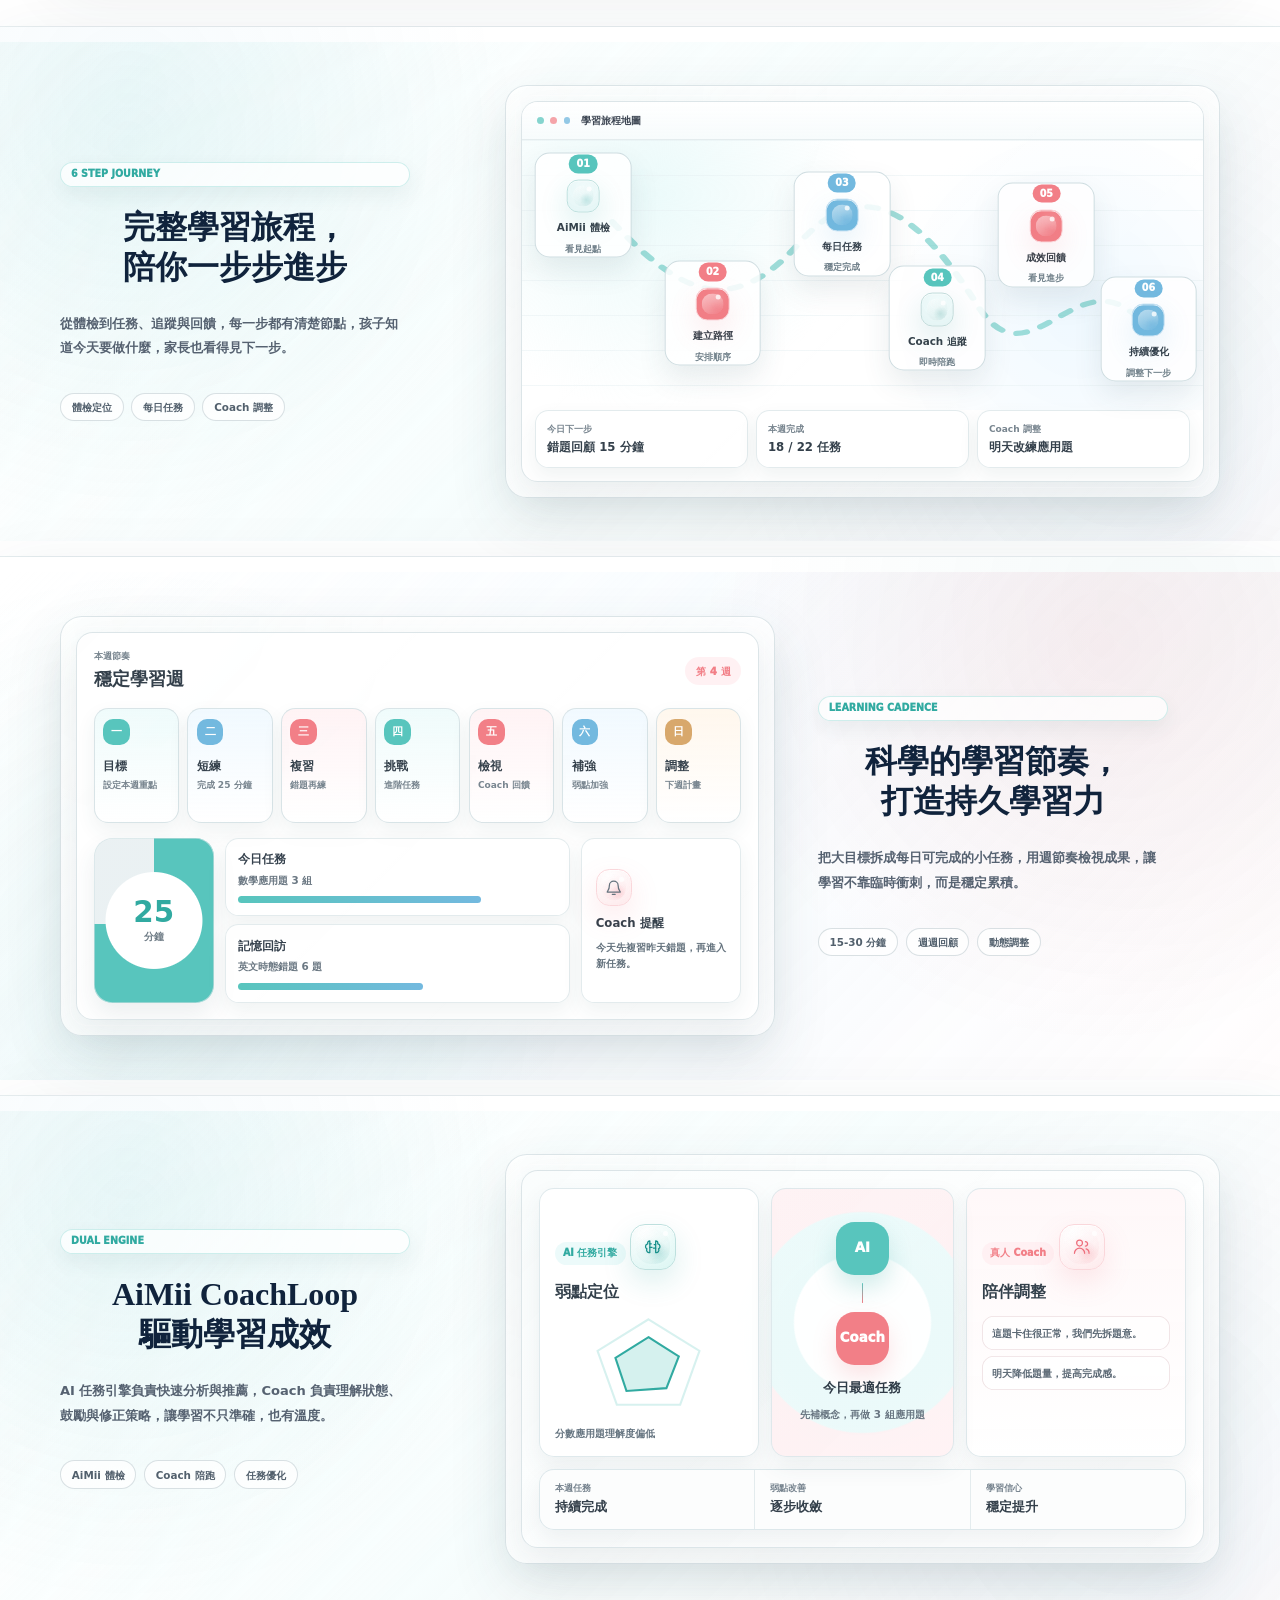
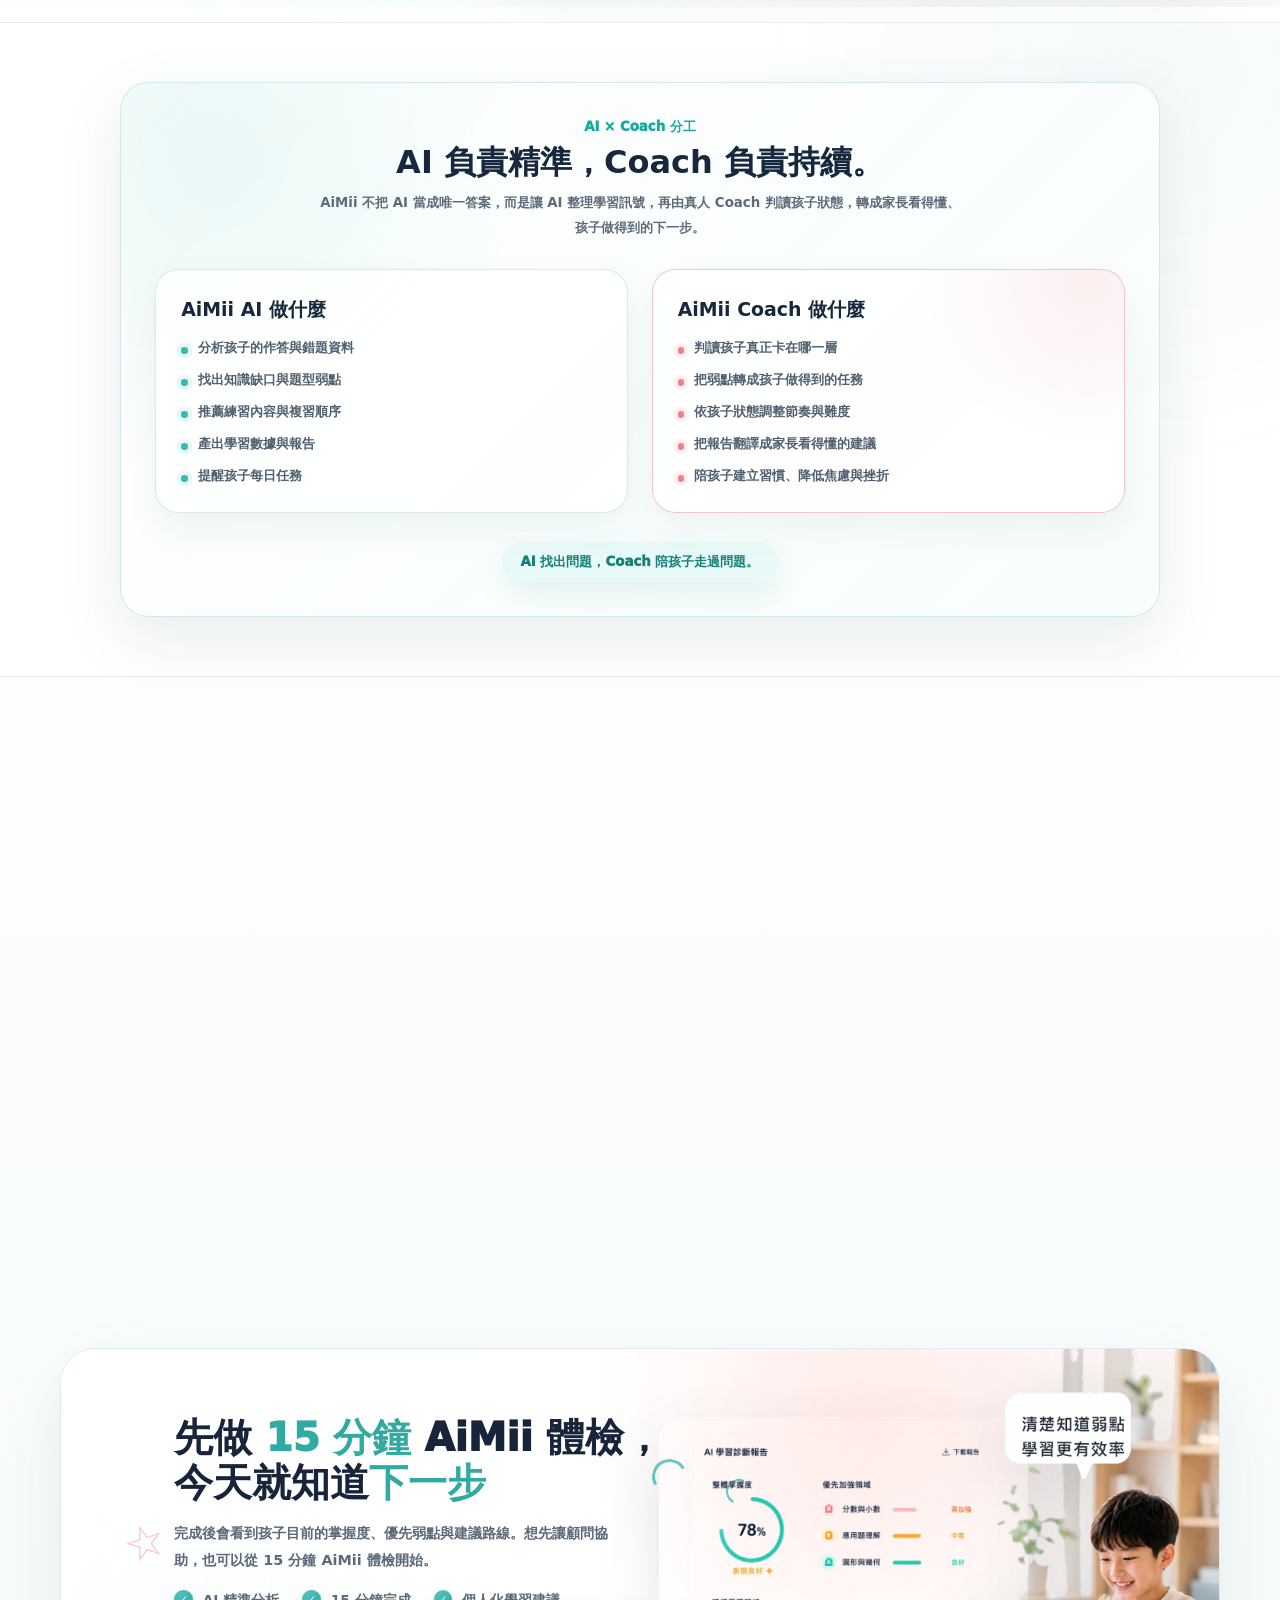
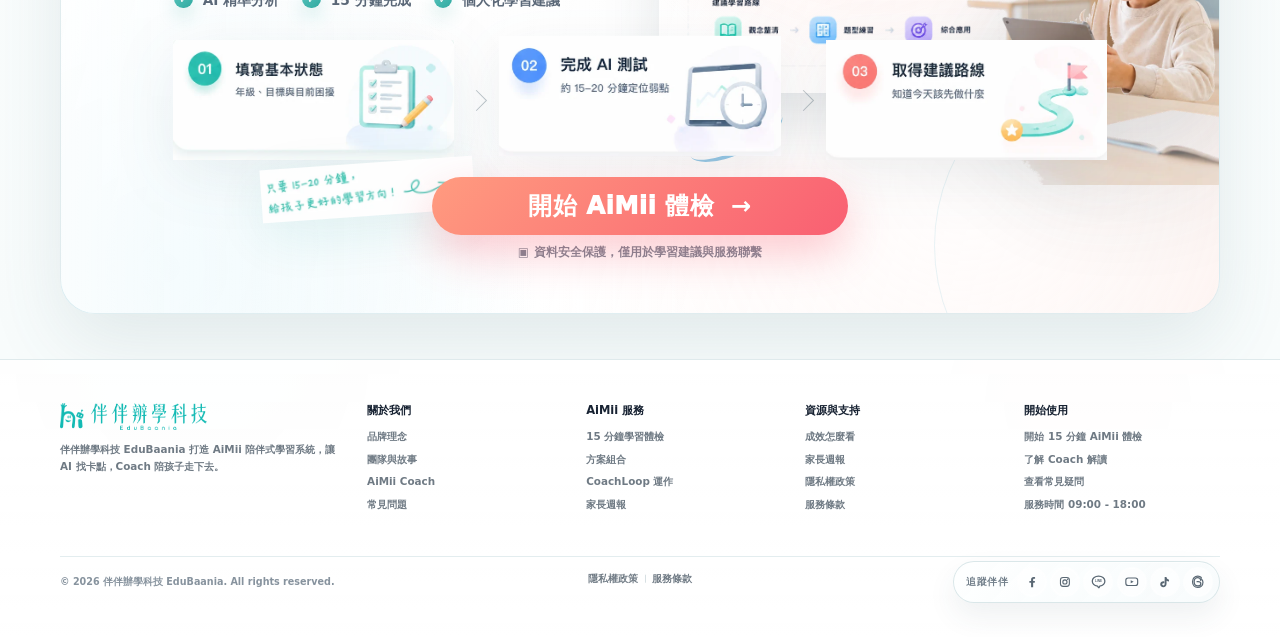
<file: system/index.html>
<!DOCTYPE html>
<html lang="zh-Hant">
<head>
  <meta charset="UTF-8" />
  <meta name="viewport" content="width=device-width, initial-scale=1.0" />
  <title>AiMii 如何運作｜從體檢、任務到週報，每天都有下一步</title>
  <meta name="description" content="了解 AiMii CoachLoop 如何用學習體檢、AI 任務引擎、Coach 陪跑與家長週報，將體檢、任務、追蹤與回報串成學習循環。" />
  <link rel="canonical" href="https://edubaania.com/system/" />
  <meta property="og:type" content="website" />
  <meta property="og:locale" content="zh_TW" />
  <meta property="og:site_name" content="伴伴辦學 EduBaania" />
  <meta property="og:title" content="AiMii 如何運作｜從體檢、任務到週報，每天都有下一步" />
  <meta property="og:description" content="了解 AiMii CoachLoop 如何用學習體檢、AI 任務引擎、Coach 陪跑與家長週報，將體檢、任務、追蹤與回報串成學習循環。" />
  <meta property="og:url" content="https://edubaania.com/system/" />
  <meta property="og:image" content="https://edubaania.com/assets/optimized/hero/system-hero.webp" />
  <meta name="twitter:card" content="summary_large_image" />
  <meta name="twitter:title" content="AiMii 如何運作｜從體檢、任務到週報，每天都有下一步" />
  <meta name="twitter:description" content="了解 AiMii CoachLoop 如何用學習體檢、AI 任務引擎、Coach 陪跑與家長週報，將體檢、任務、追蹤與回報串成學習循環。" />
  <meta name="twitter:image" content="https://edubaania.com/assets/optimized/hero/system-hero.webp" />
  <link rel="icon" type="image/png" href="../assets/hero/logo.png" />
  <link rel="stylesheet" href="../styles.css?v=20260628proof1" />
  <script type="application/ld+json">[{"@context":"https://schema.org","@type":"Organization","name":"伴伴辦學科技 EduBaania","alternateName":"EduBaania","url":"https://edubaania.com/","logo":"https://edubaania.com/assets/hero/logo.png","sameAs":[]},{"@context":"https://schema.org","@type":"WebPage","name":"AiMii 如何運作｜從體檢、任務到週報，每天都有下一步","description":"了解 AiMii CoachLoop 如何用學習體檢、AI 任務引擎、Coach 陪跑與家長週報，將體檢、任務、追蹤與回報串成學習循環。","url":"https://edubaania.com/system/","inLanguage":"zh-Hant","isPartOf":{"@type":"WebSite","name":"伴伴辦學 EduBaania","url":"https://edubaania.com/"}}]</script>
  <script src="../static.js?v=20260628proof1" defer></script>
</head>
<body>
  <a class="skip-link" href="#main-content">跳到主要內容</a>
  <div class="site-scale-viewport" data-desktop-scale>
    <div class="site">
            
        <header class="site-header">
          
        <a class="brand brand-system" href="../" aria-label="伴伴辦學首頁">
          <img class="brand-logo" src="../assets/hero/logo.png" alt="伴伴辦學科技 EduBaania" decoding="async">
        </a>
          <nav class="site-nav" aria-label="主選單">
            <a href="../diagnosis/">AiMii 體檢</a><a href="../programs/">方案</a><a href="../coach/">AiMii Coach</a><a href="../parent/">家長週報</a><a href="../about/">關於我們</a>
          </nav>
          <div class="header-actions">
            <a class="btn small" href="../diagnosis/">開始 15 分鐘 AiMii 體檢</a>
          </div>
        </header>
            <main class="page-main page-system" style="--depth-near-y: 0.00px; --depth-mid-y: 0.00px; --depth-far-y: 0.00px; --depth-rotate: 0.00deg;">
              <div class="site-depth-field depth-system" aria-hidden="true">
        <span class="depth-node depth-node-a"></span>
        <span class="depth-node depth-node-b"></span>
        <span class="depth-node depth-node-c"></span>
        <span class="depth-orbit depth-orbit-a"></span>
        <span class="depth-orbit depth-orbit-b"></span>
      </div>
              
        <section class="hero motion-system is-depth-current" id="main-content">
          <div class="hero-content">
        <div class="hero-taste-badge">
        <span class="badge-ping" aria-hidden="true"></span>
        <span class="badge-label">系統體驗</span>
        <strong>今天做什麼</strong>
        <span class="badge-arrow" aria-hidden="true">→</span>
      </div>
        <div class="eyebrow">AiMii CoachLoop</div>
        <h1><span class="hero-title-main">從體檢、任務到週報，</span><span class="hero-title-sub">AiMii 讓學習每天都有下一步。</span></h1>
        <p class="hero-copy">AI 任務引擎把弱點拆成每日任務，Coach 負責提醒與調整，AiMii Parent 週報把孩子這週的進步與下一步整理給家長。</p>
        
        <div class="hero-actions"><a class="btn" href="../diagnosis/">開始 15 分鐘 AiMii 體檢<span class="btn-arrow" aria-hidden="true">→</span></a></div>
        
        
        <div class="hero-points">
            
                  <div class="hero-point">
                    <span class="icon" data-icon="heart" aria-hidden="true"><svg viewBox="0 0 24 24"><path d="M12 21s-7-4.4-9.2-9.1C1 8.2 3.1 5 6.5 5c2 0 3.4 1.2 4.1 2.5C11.4 6.2 12.8 5 14.8 5c3.4 0 5.5 3.2 3.7 6.9C16.3 16.6 12 21 12 21Z"></path></svg></span>
                    <strong>我們相信</strong>
                    <span>每個進步都值得被看見</span>
                  </div>
                  <div class="hero-point">
                    <span class="icon coral" data-icon="brain" aria-hidden="true"><svg viewBox="0 0 24 24"><path d="M8 4a3 3 0 0 0-3 3 3 3 0 0 0 .2 1A3.7 3.7 0 0 0 4 14.9 3.5 3.5 0 0 0 8 20V4Z"></path><path d="M16 4a3 3 0 0 1 3 3 3 3 0 0 1-.2 1 3.7 3.7 0 0 1 1.2 6.9A3.5 3.5 0 0 1 16 20V4Z"></path><path d="M8 8h2M8 13h3M16 9h-2M16 14h-3"></path></svg></span>
                    <strong>AI 任務引擎</strong>
                    <span>把弱點變成每日任務</span>
                  </div>
                  <div class="hero-point">
                    <span class="icon sky" data-icon="users" aria-hidden="true"><svg viewBox="0 0 24 24"><path d="M9 11a4 4 0 1 0 0-8 4 4 0 0 0 0 8Z"></path><path d="M2 21a7 7 0 0 1 14 0"></path><path d="M17 11a3 3 0 1 0 0-6"></path><path d="M18 15a6 6 0 0 1 4 6"></path></svg></span>
                    <strong>陪伴每個學習者</strong>
                    <span>走出屬於自己的成長軌跡</span>
                  </div>
          </div>
        <div class="hero-flow-command" aria-label="系統體驗三步流程">
        <span class="hero-flow-kicker">FLOW</span>
        <div class="hero-flow-track">
          <span>
                <b>01</b>
                今天做什麼
              </span><i aria-hidden="true">/</i><span>
                <b>02</b>
                卡住誰來接
              </span><i aria-hidden="true">/</i><span>
                <b>03</b>
                家長看什麼
              </span>
        </div>
      </div>
      </div>
          <div class="hero-visual">
        <div class="photo-card" data-premium-tilt=""><img src="../assets/optimized/hero/system-hero.webp" alt="" loading="eager" decoding="async"></div>
        
        <div class="hero-preview-wall" aria-hidden="true">
        <article class="hero-preview-card preview-main">
          <div>
            <span>系統體驗</span>
            <strong>今天做什麼</strong>
            <p>把弱點拆成孩子做得到的小任務，不再面對一整片壓力。</p>
          </div>
          <figure><img src="../assets/optimized/hero/system-hero.webp" alt="" loading="lazy" decoding="async"></figure>
        </article>
        <article class="hero-preview-card preview-metric">
          <span>完整學習旅程</span>
          <strong>6 步驟</strong>
          <em>每日清楚</em>
        </article>
        <article class="hero-preview-card preview-proof">
          <span>養成學習節奏</span>
          <strong>每日任務</strong>
          <div>
            <i>今天做什麼</i>
            <i>卡住誰來接</i>
            <i>家長看什麼</i>
          </div>
        </article>
      </div>
      </div>
          <div class="micro-layer motion-system" aria-hidden="true"><span class="node"></span><span class="node"></span><span class="node"></span></div>
        </section>
              
            <section class="taste-loop-strip is-visible" aria-label="系統體驗" style="transition-delay: 0ms;">
        <div class="taste-loop-copy">
          <span><i aria-hidden="true"></i>系統體驗</span>
          <strong>三步看懂這一頁</strong>
          <p>系統把孩子卡住的地方拆成每日任務，Coach 負責提醒與調整，家長每週看見進度、弱點和下一步。</p>
        </div>
        <div class="taste-loop-rail">
          <article class="taste-loop-step" data-premium-tilt="">
                <span>01</span>
                <strong>今天做什麼</strong>
                <p>把弱點拆成孩子做得到的小任務，不再面對一整片壓力。</p>
                <em>每日清楚</em>
              </article><article class="taste-loop-step" data-premium-tilt="">
                <span>02</span>
                <strong>卡住誰來接</strong>
                <p>Coach 每週看狀態，該提醒、該鼓勵、該調整都有人負責。</p>
                <em>有人陪跑</em>
              </article><article class="taste-loop-step" data-premium-tilt="">
                <span>03</span>
                <strong>家長看什麼</strong>
                <p>用週報呈現時間、弱點、成果與 Coach 建議，不用每天追問。</p>
                <em>一眼看懂</em>
              </article>
        </div>
      </section>
            <section class="section product-lens" data-lens="system" data-active-lens="1" style="transition-delay: 35ms;">
        <div class="lens-shell" data-premium-tilt="">
          <div class="lens-copy">
            <span class="lens-label">系統體驗</span>
            <h2>家長看得懂孩子每天如何前進</h2>
            <p>系統把孩子卡住的地方拆成每日任務，Coach 負責提醒與調整，家長每週看見進度、弱點和下一步。</p>
            <div class="lens-tabs lens-map-tabs" role="tablist" aria-label="系統體驗">
              <button class="lens-tab lens-node node-1 is-active" type="button" role="tab" id="lens-system-tab-0" aria-controls="lens-system-panel-0" aria-selected="true" data-lens-tab="0" data-premium-tilt="">
                    <span>01</span>
                    <i class="lens-node-icon" aria-hidden="true"><svg viewBox="0 0 24 24"><path d="M8 4a3 3 0 0 0-3 3 3 3 0 0 0 .2 1A3.7 3.7 0 0 0 4 14.9 3.5 3.5 0 0 0 8 20V4Z"></path><path d="M16 4a3 3 0 0 1 3 3 3 3 0 0 1-.2 1 3.7 3.7 0 0 1 1.2 6.9A3.5 3.5 0 0 1 16 20V4Z"></path><path d="M8 8h2M8 13h3M16 9h-2M16 14h-3"></path></svg></i>
                    <strong>今天做什麼</strong>
                    <small>每日清楚</small>
                  </button><button class="lens-tab lens-node node-2 " type="button" role="tab" id="lens-system-tab-1" aria-controls="lens-system-panel-1" aria-selected="false" data-lens-tab="1" data-premium-tilt="">
                    <span>02</span>
                    <i class="lens-node-icon" aria-hidden="true"><svg viewBox="0 0 24 24"><path d="M18 9a6 6 0 0 0-12 0c0 7-3 7-3 9h18c0-2-3-2-3-9Z"></path><path d="M10 21h4"></path></svg></i>
                    <strong>卡住誰來接</strong>
                    <small>有人陪跑</small>
                  </button><button class="lens-tab lens-node node-3 " type="button" role="tab" id="lens-system-tab-2" aria-controls="lens-system-panel-2" aria-selected="false" data-lens-tab="2" data-premium-tilt="">
                    <span>03</span>
                    <i class="lens-node-icon" aria-hidden="true"><svg viewBox="0 0 24 24"><path d="M7 3h7l4 4v14H7z"></path><path d="M14 3v5h5"></path><path d="M10 12h6M10 16h5"></path></svg></i>
                    <strong>家長看什麼</strong>
                    <small>一眼看懂</small>
                  </button>
            </div>
          </div>
          <div class="lens-visual" aria-live="polite">
            <div class="lens-stage ">
              <figure class="lens-figure"><img src="../assets/optimized/hero/system-hero.webp" alt="" loading="lazy" decoding="async"></figure>
              <div class="lens-stage-caption" aria-hidden="true">
                <span>系統體驗</span>
                <strong>每日任務 → 週週檢視 → 透明報告</strong>
              </div>
            </div>
            <div class="lens-dashboard">
              <article class="lens-detail is-active" role="tabpanel" id="lens-system-panel-0" aria-labelledby="lens-system-tab-0" data-lens-panel="0" data-premium-tilt="">
                    <span>01</span>
                    <h3>今天做什麼</h3>
                    <p>把弱點拆成孩子做得到的小任務，不再面對一整片壓力。</p>
                    <strong>每日清楚</strong>
                  </article><article class="lens-detail " role="tabpanel" id="lens-system-panel-1" aria-labelledby="lens-system-tab-1" data-lens-panel="1" hidden="" data-premium-tilt="">
                    <span>02</span>
                    <h3>卡住誰來接</h3>
                    <p>Coach 每週看狀態，該提醒、該鼓勵、該調整都有人負責。</p>
                    <strong>有人陪跑</strong>
                  </article><article class="lens-detail " role="tabpanel" id="lens-system-panel-2" aria-labelledby="lens-system-tab-2" data-lens-panel="2" hidden="" data-premium-tilt="">
                    <span>03</span>
                    <h3>家長看什麼</h3>
                    <p>用週報呈現時間、弱點、成果與 Coach 建議，不用每天追問。</p>
                    <strong>一眼看懂</strong>
                  </article>
              <div class="lens-proof-grid" aria-label="系統體驗流程">
                <button class="lens-proof is-active" type="button" data-lens-tab="0" aria-pressed="true">每日任務</button><button class="lens-proof " type="button" data-lens-tab="1" aria-pressed="false">週週檢視</button><button class="lens-proof " type="button" data-lens-tab="2" aria-pressed="false">透明報告</button>
              </div>
            </div>
          </div>
          <div class="lens-takeaways">
            <div>
              <strong>家長可以這樣理解</strong>
              <p>系統頁要讓家長看懂：AI 不是拿來炫技，而是幫 Coach 和孩子更快找到正確行動。</p>
            </div>
            <div class="lens-takeaway-list">
              <span>
                    <b>01 AI 負責判斷</b>
                    <em>依學習表現推薦題目、拆任務、追蹤掌握度與弱點變化。</em>
                  </span><span>
                    <b>02 Coach 負責陪伴</b>
                    <em>提醒孩子開始、陪他拆解卡點，也在低潮時拉他回到節奏。</em>
                  </span><span>
                    <b>03 家長看見全貌</b>
                    <em>用透明報告看懂時間、進度、弱點和下一步，而不是只等考試結果。</em>
                  </span>
            </div>
          </div>
        </div>
      </section>
            <section class="section system-showcase system-journey-showcase" style="transition-delay: 70ms;">
        <div class="system-showcase-shell">
          <div class="system-showcase-copy">
            <span class="system-kicker">6 STEP JOURNEY</span>
            <h2 class="section-title">完整學習旅程，陪你一步步進步</h2>
            <p>從體檢到任務、追蹤與回饋，每一步都有清楚節點，孩子知道今天要做什麼，家長也看得見下一步。</p>
            <div class="system-proof-pills"><span>體檢定位</span><span>每日任務</span><span>Coach 調整</span></div>
          </div>
          <div class="system-visual system-journey-visual" aria-label="完整學習旅程系統示意圖">
            <div class="system-window journey-window">
              <div class="system-window-bar"><span></span><span></span><span></span><b>學習旅程地圖</b></div>
              <div class="journey-route-board">
                <svg viewBox="0 0 720 320" preserveAspectRatio="none" aria-hidden="true">
                  <path d="M68 76 C146 184 206 226 286 108 S434 80 494 204 610 128 682 224"></path>
                </svg>
                <article class="journey-route-point teal" style="--x:9%;--y:24%">
                      <span>01</span>
                      <span class="icon teal" data-icon="target" aria-hidden="true"><svg viewBox="0 0 24 24"><circle cx="12" cy="12" r="8"></circle><circle cx="12" cy="12" r="3"></circle><path d="m16 8 4-4"></path><path d="M20 4v4h-4"></path></svg></span>
                      <strong>AiMii 體檢</strong>
                      <small>看見起點</small>
                    </article><article class="journey-route-point coral" style="--x:28%;--y:64%">
                      <span>02</span>
                      <span class="icon coral" data-icon="rocket" aria-hidden="true"><svg viewBox="0 0 24 24"><path d="M14 4c3.5.5 5.5 2.5 6 6l-7.5 7.5-6-6L14 4Z"></path><path d="m6 13-2 5 5-2"></path><circle cx="14.5" cy="9.5" r="1.8"></circle></svg></span>
                      <strong>建立路徑</strong>
                      <small>安排順序</small>
                    </article><article class="journey-route-point sky" style="--x:47%;--y:31%">
                      <span>03</span>
                      <span class="icon sky" data-icon="calendar" aria-hidden="true"><svg viewBox="0 0 24 24"><path d="M5 5h14v15H5z"></path><path d="M8 3v4M16 3v4M5 9h14"></path><path d="m8 14 2 2 5-5"></path></svg></span>
                      <strong>每日任務</strong>
                      <small>穩定完成</small>
                    </article><article class="journey-route-point teal" style="--x:61%;--y:66%">
                      <span>04</span>
                      <span class="icon teal" data-icon="users" aria-hidden="true"><svg viewBox="0 0 24 24"><path d="M9 11a4 4 0 1 0 0-8 4 4 0 0 0 0 8Z"></path><path d="M2 21a7 7 0 0 1 14 0"></path><path d="M17 11a3 3 0 1 0 0-6"></path><path d="M18 15a6 6 0 0 1 4 6"></path></svg></span>
                      <strong>Coach 追蹤</strong>
                      <small>即時陪跑</small>
                    </article><article class="journey-route-point coral" style="--x:77%;--y:35%">
                      <span>05</span>
                      <span class="icon coral" data-icon="chart" aria-hidden="true"><svg viewBox="0 0 24 24"><path d="M4 19V5"></path><path d="M4 19h16"></path><path d="M8 16v-5"></path><path d="M12 16V8"></path><path d="M16 16v-9"></path><path d="m17 6 2-2"></path></svg></span>
                      <strong>成效回饋</strong>
                      <small>看見進步</small>
                    </article><article class="journey-route-point sky" style="--x:92%;--y:70%">
                      <span>06</span>
                      <span class="icon sky" data-icon="star" aria-hidden="true"><svg viewBox="0 0 24 24"><path d="m12 3 2.8 5.7 6.2.9-4.5 4.4 1.1 6.2L12 17.2 6.4 20.2 7.5 14 3 9.6l6.2-.9L12 3Z"></path></svg></span>
                      <strong>持續優化</strong>
                      <small>調整下一步</small>
                    </article>
              </div>
              <div class="journey-action-strip">
                <div><small>今日下一步</small><strong>錯題回顧 15 分鐘</strong></div>
                <div><small>本週完成</small><strong>18 / 22 任務</strong></div>
                <div><small>Coach 調整</small><strong>明天改練應用題</strong></div>
              </div>
            </div>
          </div>
        </div>
      </section><section class="section system-showcase system-rhythm-showcase" style="transition-delay: 105ms;">
        <div class="system-showcase-shell reverse">
          <div class="system-showcase-copy">
            <span class="system-kicker">LEARNING CADENCE</span>
            <h2 class="section-title">科學的學習節奏，打造持久學習力</h2>
            <p>把大目標拆成每日可完成的小任務，用週節奏檢視成果，讓學習不靠臨時衝刺，而是穩定累積。</p>
            <div class="system-proof-pills"><span>15-30 分鐘</span><span>週週回顧</span><span>動態調整</span></div>
          </div>
          <div class="system-visual system-rhythm-visual" aria-label="科學學習節奏排程示意圖">
            <div class="rhythm-planner">
              <div class="rhythm-planner-head">
                <div><small>本週節奏</small><strong>穩定學習週</strong></div>
                <span>第 4 週</span>
              </div>
              <div class="rhythm-week-grid">
                <article class="rhythm-day teal">
                      <span>一</span>
                      <strong>目標</strong>
                      <small>設定本週重點</small>
                    </article><article class="rhythm-day sky">
                      <span>二</span>
                      <strong>短練</strong>
                      <small>完成 25 分鐘</small>
                    </article><article class="rhythm-day coral">
                      <span>三</span>
                      <strong>複習</strong>
                      <small>錯題再練</small>
                    </article><article class="rhythm-day teal">
                      <span>四</span>
                      <strong>挑戰</strong>
                      <small>進階任務</small>
                    </article><article class="rhythm-day coral">
                      <span>五</span>
                      <strong>檢視</strong>
                      <small>Coach 回饋</small>
                    </article><article class="rhythm-day sky">
                      <span>六</span>
                      <strong>補強</strong>
                      <small>弱點加強</small>
                    </article><article class="rhythm-day sand">
                      <span>日</span>
                      <strong>調整</strong>
                      <small>下週計畫</small>
                    </article>
              </div>
              <div class="rhythm-live-row">
                <div class="rhythm-ring"><strong>25</strong><span>分鐘</span></div>
                <div class="rhythm-task-stack">
                  <article><b>今日任務</b><span>數學應用題 3 組</span><i style="width:76%"></i></article>
                  <article><b>記憶回訪</b><span>英文時態錯題 6 題</span><i style="width:58%"></i></article>
                </div>
                <div class="rhythm-coach-card">
                  <span class="icon coral" data-icon="bell" aria-hidden="true"><svg viewBox="0 0 24 24"><path d="M18 9a6 6 0 0 0-12 0c0 7-3 7-3 9h18c0-2-3-2-3-9Z"></path><path d="M10 21h4"></path></svg></span>
                  <strong>Coach 提醒</strong>
                  <span>今天先複習昨天錯題，再進入新任務。</span>
                </div>
              </div>
            </div>
          </div>
        </div>
      </section><section class="section system-showcase system-engine-showcase" style="transition-delay: 140ms;">
        <div class="system-showcase-shell">
          <div class="system-showcase-copy">
            <span class="system-kicker">DUAL ENGINE</span>
            <h2 class="section-title">AiMii CoachLoop 驅動學習成效</h2>
            <p>AI 任務引擎負責快速分析與推薦，Coach 負責理解狀態、鼓勵與修正策略，讓學習不只準確，也有溫度。</p>
            <div class="system-proof-pills"><span>AiMii 體檢</span><span>Coach 陪跑</span><span>任務優化</span></div>
          </div>
          <div class="system-visual system-engine-visual" aria-label="AiMii CoachLoop 示意圖">
            <div class="engine-console">
              <article class="engine-panel ai">
                <span class="engine-label">AI 任務引擎</span>
                <span class="icon" data-icon="brain" aria-hidden="true"><svg viewBox="0 0 24 24"><path d="M8 4a3 3 0 0 0-3 3 3 3 0 0 0 .2 1A3.7 3.7 0 0 0 4 14.9 3.5 3.5 0 0 0 8 20V4Z"></path><path d="M16 4a3 3 0 0 1 3 3 3 3 0 0 1-.2 1 3.7 3.7 0 0 1 1.2 6.9A3.5 3.5 0 0 1 16 20V4Z"></path><path d="M8 8h2M8 13h3M16 9h-2M16 14h-3"></path></svg></span>
                <strong>弱點定位</strong>
                <div class="engine-radar">
                  <svg viewBox="0 0 180 150" aria-hidden="true">
                    <polygon points="90,12 164,58 136,136 44,136 16,58"></polygon>
                    <polygon points="90,38 134,66 116,112 58,116 42,68"></polygon>
                  </svg>
                </div>
                <small>分數應用題理解度偏低</small>
              </article>
              <div class="engine-core">
                <span>AI</span>
                <i></i>
                <span>Coach</span>
                <strong>今日最適任務</strong>
                <p>先補概念，再做 3 組應用題</p>
              </div>
              <article class="engine-panel coach">
                <span class="engine-label">真人 Coach</span>
                <span class="icon coral" data-icon="users" aria-hidden="true"><svg viewBox="0 0 24 24"><path d="M9 11a4 4 0 1 0 0-8 4 4 0 0 0 0 8Z"></path><path d="M2 21a7 7 0 0 1 14 0"></path><path d="M17 11a3 3 0 1 0 0-6"></path><path d="M18 15a6 6 0 0 1 4 6"></path></svg></span>
                <strong>陪伴調整</strong>
                <div class="coach-message-stack">
                  <p>這題卡住很正常，我們先拆題意。</p>
                  <p>明天降低題量，提高完成感。</p>
                </div>
              </article>
              <div class="engine-result-strip">
                <div><small>本週任務</small><strong>持續完成</strong></div>
                <div><small>弱點改善</small><strong>逐步收斂</strong></div>
                <div><small>學習信心</small><strong>穩定提升</strong></div>
              </div>
            </div>
          </div>
        </div>
      </section><section class="section system-role-section" aria-label="AiMii AI 與 Coach 分工" style="transition-delay: 175ms;">
        <div class="system-role-shell">
          <div class="system-role-head">
            <span>AI × Coach 分工</span>
            <h2>AI 負責精準，Coach 負責持續。</h2>
            <p>AiMii 不把 AI 當成唯一答案，而是讓 AI 整理學習訊號，再由真人 Coach 判讀孩子狀態，轉成家長看得懂、孩子做得到的下一步。</p>
          </div>
          <div class="system-role-compare">
            <article>
              <h3>AiMii AI 做什麼</h3>
              <ul>
                <li>分析孩子的作答與錯題資料</li>
                <li>找出知識缺口與題型弱點</li>
                <li>推薦練習內容與複習順序</li>
                <li>產出學習數據與報告</li>
                <li>提醒孩子每日任務</li>
              </ul>
            </article>
            <article class="coach">
              <h3>AiMii Coach 做什麼</h3>
              <ul>
                <li>判讀孩子真正卡在哪一層</li>
                <li>把弱點轉成孩子做得到的任務</li>
                <li>依孩子狀態調整節奏與難度</li>
                <li>把報告翻譯成家長看得懂的建議</li>
                <li>陪孩子建立習慣、降低焦慮與挫折</li>
              </ul>
            </article>
          </div>
          <p class="system-role-note">AI 找出問題，Coach 陪孩子走過問題。</p>
        </div>
      </section><section class="section system-showcase system-data-showcase" style="transition-delay: 210ms;">
        <div class="system-showcase-shell reverse">
          <div class="system-showcase-copy">
            <span class="system-kicker">VISIBLE PROGRESS</span>
            <h2 class="section-title">學習數據透明化，進步看得見</h2>
            <p>家長不需要猜孩子有沒有進步，系統把學習時間、任務完成、弱點改善與 Coach 回饋整理成清楚報告。</p>
            <div class="system-proof-pills"><span>每日紀錄</span><span>弱點趨勢</span><span>家長週報</span></div>
          </div>
          <div class="system-visual system-data-visual" aria-label="學習數據透明化儀表板示意圖">
            <div class="data-dashboard">
              <div class="data-toolbar">
                <div><span></span><span></span><span></span></div>
                <b>家長學習週報</b>
                <em>本週 +12%</em>
              </div>
              <div class="data-metric-grid">
                <article><small>學習時長</small><strong>175 分</strong><span>+18%</span></article>
                <article><small>任務完成</small><strong>88%</strong><span>+12%</span></article>
                <article><small>正確率</small><strong>86%</strong><span>+9%</span></article>
              </div>
              <div class="data-dashboard-main">
                <article class="data-chart-panel">
                  <div><strong>進步曲線</strong><small>最近 7 天</small></div>
                  <svg viewBox="0 0 420 190" aria-hidden="true">
                    <path class="data-area" d="M32 146 C84 130 103 116 146 120 S215 134 247 96 320 108 386 42 L386 168 L32 168Z"></path>
                    <path class="data-line" d="M32 146 C84 130 103 116 146 120 S215 134 247 96 320 108 386 42"></path>
                  </svg>
                </article>
                <article class="data-subject-panel">
                  <strong>各科掌握</strong>
                  <div class="data-subject teal"><span>數學</span><i><b style="width:86%"></b></i><em>86%</em></div><div class="data-subject sky"><span>英文</span><i><b style="width:78%"></b></i><em>78%</em></div><div class="data-subject coral"><span>閱讀</span><i><b style="width:72%"></b></i><em>72%</em></div>
                </article>
                <article class="data-note-card">
                  <span class="icon coral" data-icon="heart" aria-hidden="true"><svg viewBox="0 0 24 24"><path d="M12 21s-7-4.4-9.2-9.1C1 8.2 3.1 5 6.5 5c2 0 3.4 1.2 4.1 2.5C11.4 6.2 12.8 5 14.8 5c3.4 0 5.5 3.2 3.7 6.9C16.3 16.6 12 21 12 21Z"></path></svg></span>
                  <div><strong>Coach 回饋</strong><span>應用題已明顯進步，下週可增加閱讀理解任務。</span></div>
                </article>
              </div>
            </div>
          </div>
        </div>
      </section>
            <section class="system-ai-cta" aria-label="開始 15 分鐘 AiMii 學習體檢" data-system-cta style="transition-delay: 210ms;">
              <div class="system-ai-cta-art" aria-hidden="true">
                <span class="star star-a"></span>
                <span class="spark spark-a"></span>
                <span class="spark spark-b"></span>
                <span class="wave wave-a"></span>
              </div>
              <div class="system-ai-cta-grid">
                <div class="system-ai-cta-copy">
                  <h2><span class="system-ai-cta-title-line">先做 <span>15 分鐘</span> AiMii 體檢，</span><br>今天就知道<span>下一步</span></h2>
                  <p>完成後會看到孩子目前的掌握度、優先弱點與建議路線。想先讓顧問協助，也可以從 15 分鐘 AiMii 體檢開始。</p>
                  <ul class="system-ai-cta-checks" aria-label="AiMii 體檢重點">
                    <li>AI 精準分析</li>
                    <li>15 分鐘完成</li>
                    <li>個人化學習建議</li>
                  </ul>
                </div>
                <div class="system-ai-cta-visual system-ai-cta-stack" data-cta-layer>
                  <img class="system-ai-cta-bg" src="../assets/optimized/cta/cta-layer-1-720.webp" width="720" height="960" alt="" decoding="async" loading="lazy">
                  <img class="system-ai-cta-report" src="../assets/optimized/cta/cta-layer-2-800.webp" width="800" height="600" alt="AiMii 學習體檢報告，顯示掌握度、優先加強領域與建議路線" decoding="async" loading="lazy">
                  <img class="system-ai-cta-child" src="../assets/optimized/cta/cta-layer-3-560.webp" width="560" height="746" alt="孩子使用平板完成 AiMii 學習體檢" decoding="async" loading="lazy">
                  <img class="system-ai-cta-bubble" src="../assets/optimized/cta/cta-layer-4-bubble-420.webp" width="420" height="282" alt="清楚知道弱點，學習更有效率" decoding="async" loading="lazy">
                </div>
              </div>
              <div class="system-ai-cta-steps" aria-label="AiMii 體檢三步流程">
                <article data-cta-step>
                  <img src="../assets/optimized/cta/cta-step-basic-640.webp" width="640" height="273" alt="" decoding="async" loading="lazy">
                  <div><strong>填寫基本狀態</strong><span>年級、目標與目前困擾</span></div>
                </article>
                <i aria-hidden="true"></i>
                <article data-cta-step>
                  <img src="../assets/optimized/cta/cta-step-test-640.webp" width="640" height="273" alt="" decoding="async" loading="lazy">
                  <div><strong>完成 AiMii 體檢</strong><span>約 15 分鐘定位弱點</span></div>
                </article>
                <i aria-hidden="true"></i>
                <article data-cta-step>
                  <img src="../assets/optimized/cta/cta-step-route-640.webp" width="640" height="273" alt="" decoding="async" loading="lazy">
                  <div><strong>取得建議路線</strong><span>知道今天該先做什麼</span></div>
                </article>
              </div>
              <div class="system-ai-cta-action">
                <img class="system-ai-cta-note" src="../assets/optimized/cta/cta-note-520.webp" width="520" height="130" alt="只要 15 分鐘，給孩子更好的學習方向" decoding="async" loading="lazy">
                <a class="system-ai-cta-button" href="../diagnosis/" aria-label="開始 AiMii 體檢">
                  <span>開始 AiMii 體檢</span>
                  <b aria-hidden="true">→</b>
                </a>
                <p>資料安全保護，僅用於學習建議與服務聯繫</p>
              </div>
            </section>
          
            </main>
            <footer class="footer footer-home" style="transition-delay: 210ms;">
        <div class="footer-shell">
          <div class="footer-brand">
        <a class="brand brand-home" href="../" aria-label="伴伴辦學首頁">
          <img class="brand-logo" src="../assets/hero/logo.png" alt="伴伴辦學科技 EduBaania" decoding="async">
        </a><p>伴伴辦學科技 EduBaania 打造 AiMii 陪伴式學習系統，讓 AI 找卡點，Coach 陪孩子走下去。</p></div>
          <div class="footer-group"><h3>關於我們</h3><a href="../about/">品牌理念</a><a href="../about/">團隊與故事</a><a href="../coach/">AiMii Coach</a><a href="../faq/">常見問題</a></div><div class="footer-group"><h3>AiMii 服務</h3><a href="../diagnosis/">15 分鐘學習體檢</a><a href="../programs/">方案組合</a><a href="../system/">CoachLoop 運作</a><a href="../parent/">家長週報</a></div><div class="footer-group"><h3>資源與支持</h3><a href="../progress/">成效怎麼看</a><a href="../parent/">家長週報</a><a href="../privacy/">隱私權政策</a><a href="../terms/">服務條款</a></div><div class="footer-group"><h3>開始使用</h3><a href="../diagnosis/">開始 15 分鐘 AiMii 體檢</a><a href="../coach/">了解 Coach 解讀</a><a href="../faq/">查看常見疑問</a><span>服務時間 09:00 - 18:00</span></div>
          <div class="footer-bottom">
            <span>© 2026 伴伴辦學科技 EduBaania. All rights reserved.</span>
            <nav class="footer-legal" aria-label="頁尾法律連結">
              <a href="../privacy/">隱私權政策</a>
              <a href="../terms/">服務條款</a>
            </nav>
            <div class="footer-social" aria-label="社群連結">
              <span class="footer-social-label">追蹤伴伴</span>
              <div class="footer-social-links">
                <a class="footer-social-link social-facebook" href="../" aria-label="Facebook"><svg viewBox="0 0 32 32" aria-hidden="true" focusable="false"><path fill="currentColor" d="M18.5 27v-9.3h3.1l.5-3.7h-3.6v-2.4c0-1.1.3-1.9 1.9-1.9h2V6.4c-.9-.1-1.9-.2-3-.2-3 0-5.1 1.9-5.1 5.3V14h-3.4v3.7h3.4V27h4.2Z"></path></svg></a><a class="footer-social-link social-instagram" href="../" aria-label="Instagram"><svg viewBox="0 0 32 32" aria-hidden="true" focusable="false"><rect x="7" y="7" width="18" height="18" rx="5.2" fill="none" stroke="currentColor" stroke-width="2.2"></rect><circle cx="16" cy="16" r="4.2" fill="none" stroke="currentColor" stroke-width="2.2"></circle><circle cx="21.4" cy="10.8" r="1.45" fill="currentColor"></circle></svg></a><a class="footer-social-link social-line" href="../" aria-label="LINE"><svg viewBox="0 0 32 32" aria-hidden="true" focusable="false"><path fill="none" stroke="currentColor" stroke-width="2.1" stroke-linejoin="round" d="M16 6.7c-5.8 0-10.5 3.8-10.5 8.5 0 4.2 3.7 7.7 8.8 8.4l1.4 2.3c.3.5 1 .5 1.2-.1l.9-2.1c4.9-.7 8.7-4.2 8.7-8.5 0-4.7-4.7-8.5-10.5-8.5Z"></path><text x="16" y="17.5" text-anchor="middle" font-size="5.4" font-weight="900" fill="currentColor" font-family="Arial, sans-serif">LINE</text></svg></a><a class="footer-social-link social-youtube" href="../" aria-label="YouTube"><svg viewBox="0 0 32 32" aria-hidden="true" focusable="false"><rect x="5.2" y="9.2" width="21.6" height="13.6" rx="4.2" fill="none" stroke="currentColor" stroke-width="2.1"></rect><path fill="currentColor" d="M14.1 13.1v5.8l5.4-2.9-5.4-2.9Z"></path></svg></a><a class="footer-social-link social-tiktok" href="../" aria-label="TikTok"><svg viewBox="0 0 32 32" aria-hidden="true" focusable="false"><path fill="currentColor" d="M19.1 6.1c.4 3 2.2 4.9 5.2 5.3v3.7c-1.9-.1-3.5-.6-5-1.6v6.3c0 4.3-2.7 7-6.7 7-3.5 0-6.1-2.5-6.1-5.9 0-3.6 2.9-6 6.8-6 .5 0 1 .1 1.4.2v3.7c-.5-.2-.9-.2-1.4-.2-1.6 0-2.7.9-2.7 2.2s1 2.2 2.4 2.2c1.6 0 2.5-1 2.5-2.9v-14h3.6Z"></path></svg></a><a class="footer-social-link social-threads" href="../" aria-label="Threads"><svg viewBox="0 0 32 32" aria-hidden="true" focusable="false"><path fill="none" stroke="currentColor" stroke-linecap="round" stroke-linejoin="round" stroke-width="2.25" d="M21.6 13.4c-.5-3.2-2.5-5-5.8-5-4 0-6.4 2.9-6.4 7.6 0 4.9 2.5 7.7 6.8 7.7 3.1 0 5.4-1.7 5.4-4.2 0-2.3-1.8-3.7-4.8-3.7h-2.1"></path><path fill="none" stroke="currentColor" stroke-linecap="round" stroke-width="2.25" d="M22.7 10.9c1.8 1.4 2.8 3.5 2.8 6 0 5.5-4.1 9.5-9.6 9.5S6.5 22.2 6.5 16 10.4 5.6 16 5.6c2.6 0 4.9.9 6.4 2.6"></path></svg></a>
              </div>
            </div>
          </div>
        </div>
      </footer>
          </div>
  </div>
</body>
</html>
</file>
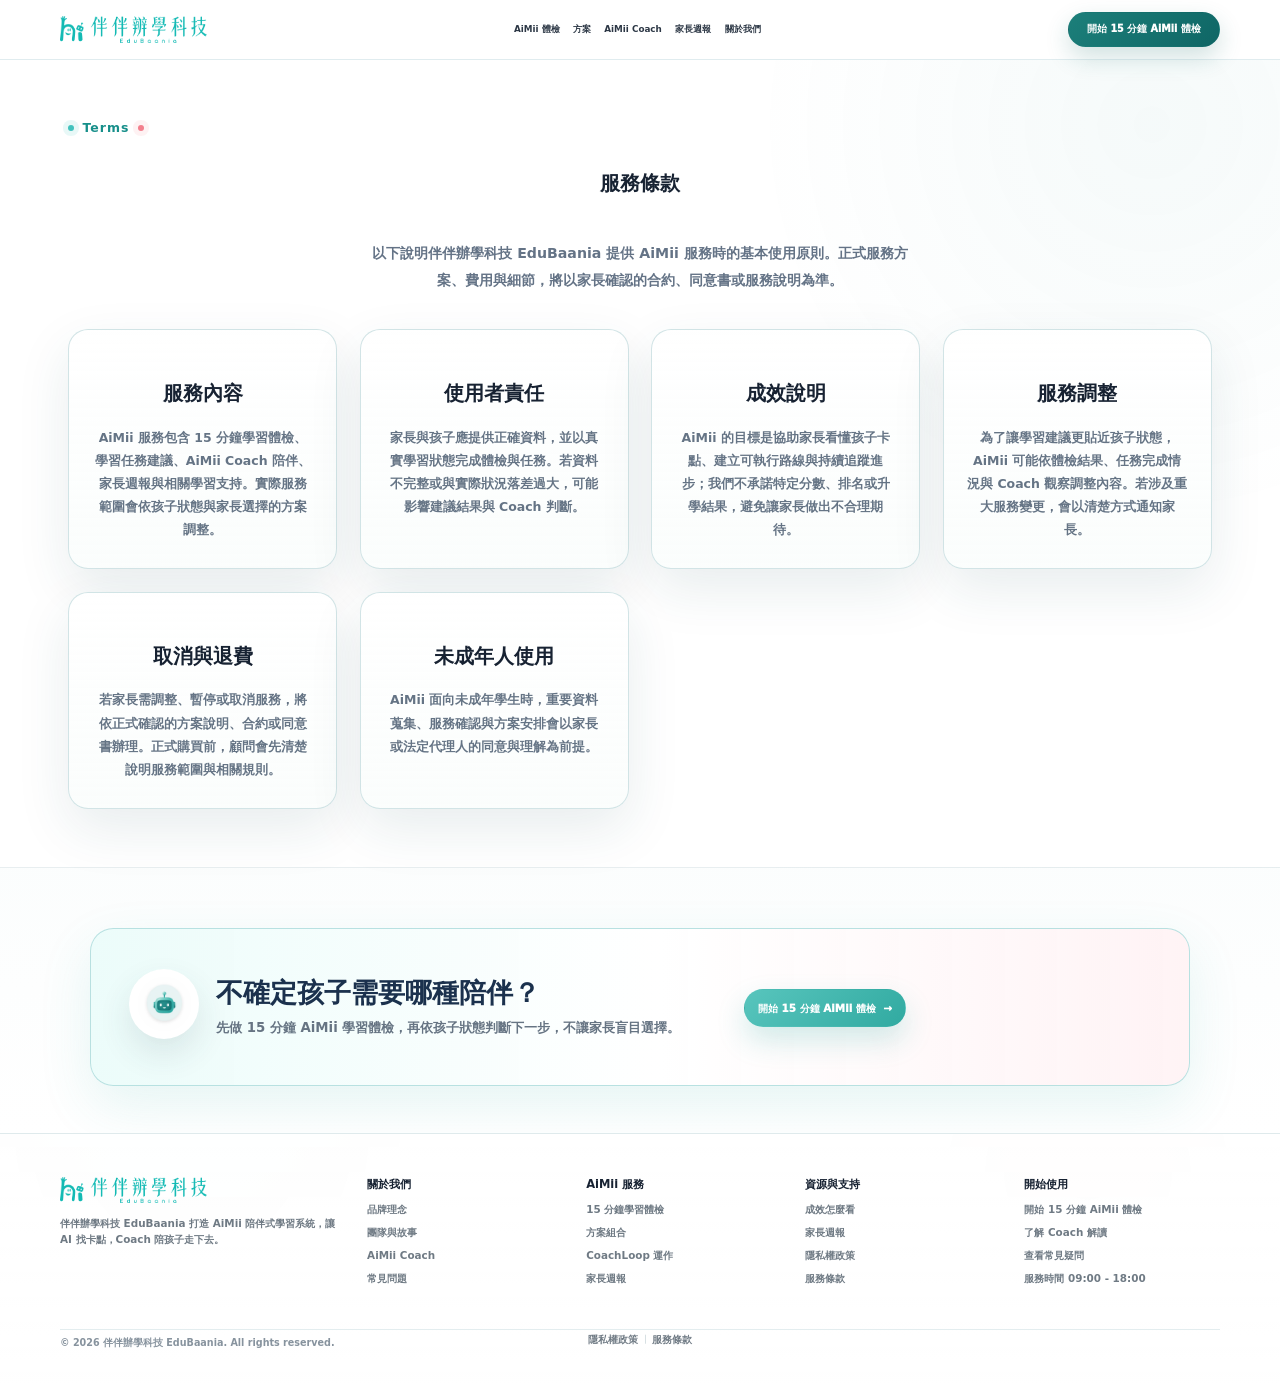
<file: terms/index.html>
<!DOCTYPE html>
<html lang="zh-Hant">
<head>
  <meta charset="UTF-8" />
  <meta name="viewport" content="width=device-width, initial-scale=1.0" />
  <title>服務條款｜伴伴辦學科技 EduBaania</title>
  <meta name="description" content="了解伴伴辦學科技 EduBaania 與 AiMii 服務的使用方式、成效說明、資料安全與家長權益。" />
  <link rel="canonical" href="https://edubaania.com/terms/" />
  <meta property="og:type" content="website" />
  <meta property="og:locale" content="zh_TW" />
  <meta property="og:site_name" content="伴伴辦學 EduBaania" />
  <meta property="og:title" content="服務條款｜伴伴辦學科技 EduBaania" />
  <meta property="og:description" content="了解伴伴辦學科技 EduBaania 與 AiMii 服務的使用方式、成效說明、資料安全與家長權益。" />
  <meta property="og:url" content="https://edubaania.com/terms/" />
  <link rel="icon" type="image/png" href="../assets/hero/logo.png" />
  <link rel="stylesheet" href="../styles.css?v=20260628proof1" />
  <script src="../static.js?v=20260628proof1" defer></script>
</head>
<body>
  <a class="skip-link" href="#main-content">跳到主要內容</a>
  <div class="site-scale-viewport" data-desktop-scale>
    <div class="site">
      <header class="site-header">
        <a class="brand brand-home" href="../" aria-label="伴伴辦學首頁">
          <img class="brand-logo" src="../assets/hero/logo.png" alt="伴伴辦學科技 EduBaania" decoding="async">
        </a>
        <nav class="site-nav" aria-label="主選單">
          <a href="../diagnosis/">AiMii 體檢</a><a href="../programs/">方案</a><a href="../coach/">AiMii Coach</a><a href="../parent/">家長週報</a><a href="../about/">關於我們</a>
        </nav>
        <div class="header-actions">
          <a class="btn small" href="../diagnosis/">開始 15 分鐘 AiMii 體檢</a>
        </div>
      </header>
      <main class="page-main page-about" id="main-content">
        <section class="section about-ref-section about-ref-values is-visible">
          <div class="about-ref-section-head">
            <span>Terms</span>
            <h1>服務條款</h1>
            <p>以下說明伴伴辦學科技 EduBaania 提供 AiMii 服務時的基本使用原則。正式服務方案、費用與細節，將以家長確認的合約、同意書或服務說明為準。</p>
          </div>
          <div class="about-ref-value-grid">
            <article class="about-ref-value-card"><h2>服務內容</h2><p>AiMii 服務包含 15 分鐘學習體檢、學習任務建議、AiMii Coach 陪伴、家長週報與相關學習支持。實際服務範圍會依孩子狀態與家長選擇的方案調整。</p></article>
            <article class="about-ref-value-card"><h2>使用者責任</h2><p>家長與孩子應提供正確資料，並以真實學習狀態完成體檢與任務。若資料不完整或與實際狀況落差過大，可能影響建議結果與 Coach 判斷。</p></article>
            <article class="about-ref-value-card"><h2>成效說明</h2><p>AiMii 的目標是協助家長看懂孩子卡點、建立可執行路線與持續追蹤進步；我們不承諾特定分數、排名或升學結果，避免讓家長做出不合理期待。</p></article>
            <article class="about-ref-value-card"><h2>服務調整</h2><p>為了讓學習建議更貼近孩子狀態，AiMii 可能依體檢結果、任務完成情況與 Coach 觀察調整內容。若涉及重大服務變更，會以清楚方式通知家長。</p></article>
            <article class="about-ref-value-card"><h2>取消與退費</h2><p>若家長需調整、暫停或取消服務，將依正式確認的方案說明、合約或同意書辦理。正式購買前，顧問會先清楚說明服務範圍與相關規則。</p></article>
            <article class="about-ref-value-card"><h2>未成年人使用</h2><p>AiMii 面向未成年學生時，重要資料蒐集、服務確認與方案安排會以家長或法定代理人的同意與理解為前提。</p></article>
          </div>
        </section>
        <section class="faq-ref-cta is-visible">
          <div class="faq-ref-cta-icon"><img src="../assets/optimized/faq/category-ai.webp" alt="" loading="lazy" decoding="async"></div>
          <div><h2>不確定孩子需要哪種陪伴？</h2><p>先做 15 分鐘 AiMii 學習體檢，再依孩子狀態判斷下一步，不讓家長盲目選擇。</p></div>
          <a class="btn" href="../diagnosis/">開始 15 分鐘 AiMii 體檢 <span aria-hidden="true">→</span></a>
        </section>
      </main>
      <footer class="footer footer-home">
        <div class="footer-shell">
          <div class="footer-brand"><a class="brand brand-home" href="../" aria-label="伴伴辦學首頁"><img class="brand-logo" src="../assets/hero/logo.png" alt="伴伴辦學科技 EduBaania" decoding="async"></a><p>伴伴辦學科技 EduBaania 打造 AiMii 陪伴式學習系統，讓 AI 找卡點，Coach 陪孩子走下去。</p></div>
          <div class="footer-group"><h3>關於我們</h3><a href="../about/">品牌理念</a><a href="../about/">團隊與故事</a><a href="../coach/">AiMii Coach</a><a href="../faq/">常見問題</a></div><div class="footer-group"><h3>AiMii 服務</h3><a href="../diagnosis/">15 分鐘學習體檢</a><a href="../programs/">方案組合</a><a href="../system/">CoachLoop 運作</a><a href="../parent/">家長週報</a></div><div class="footer-group"><h3>資源與支持</h3><a href="../progress/">成效怎麼看</a><a href="../parent/">家長週報</a><a href="../privacy/">隱私權政策</a><a href="../terms/">服務條款</a></div><div class="footer-group"><h3>開始使用</h3><a href="../diagnosis/">開始 15 分鐘 AiMii 體檢</a><a href="../coach/">了解 Coach 解讀</a><a href="../faq/">查看常見疑問</a><span>服務時間 09:00 - 18:00</span></div>
          <div class="footer-bottom"><span>© 2026 伴伴辦學科技 EduBaania. All rights reserved.</span><nav class="footer-legal" aria-label="頁尾法律連結"><a href="../privacy/">隱私權政策</a><a href="../terms/">服務條款</a></nav></div>
        </div>
      </footer>
    </div>
  </div>
</body>
</html>
</file>
